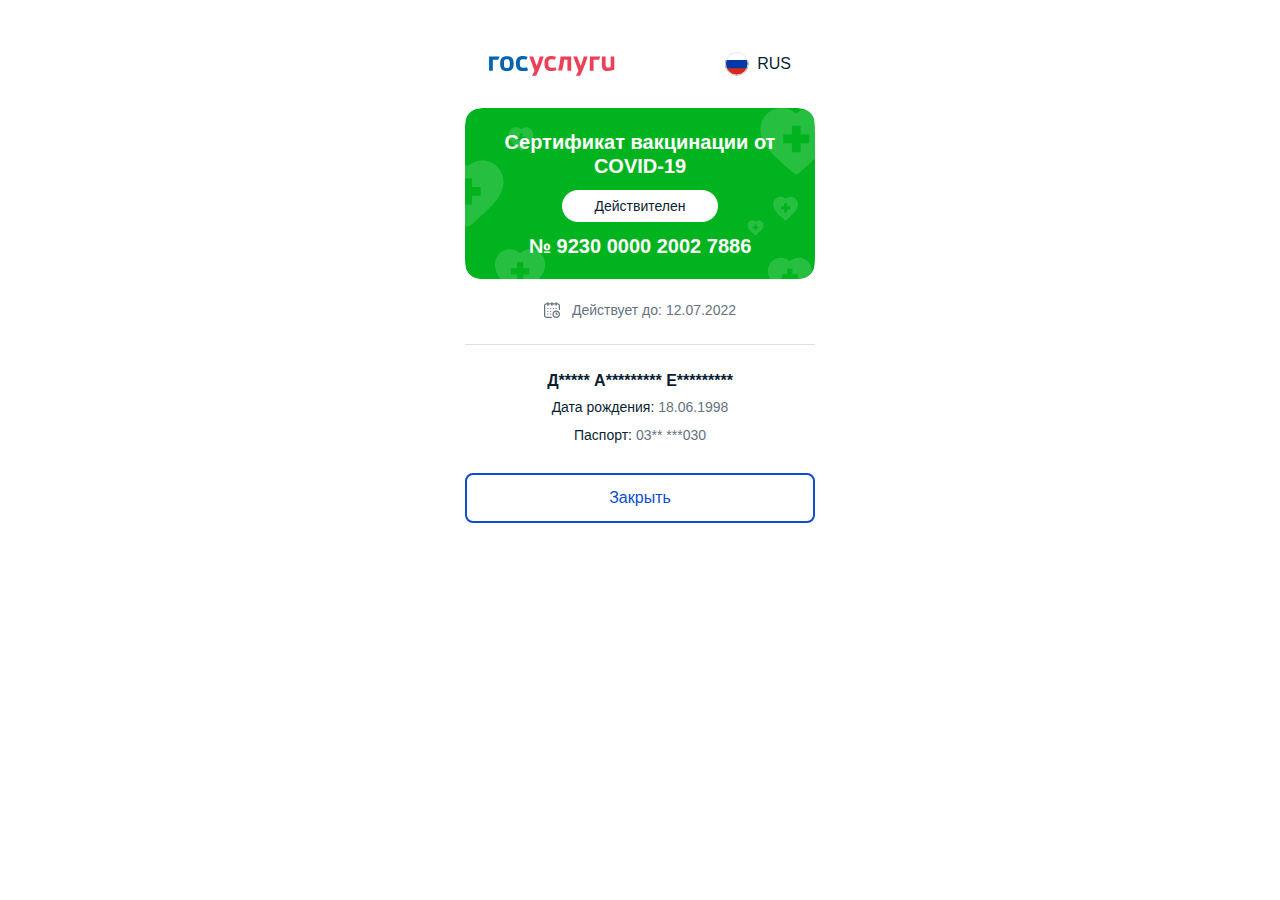
<file: index.html>
<html lang="ru"><head><script>window.serverData = {
  config: {"access.assuranceLevel":"AL15,AL20,AL30","accountSupplierCodes":["USER_ACCOUNT","DYNAMIC_FORM"],"activePage":true,"allowedIPRegions":"10","allowedLangs":["ru","en"],"allowedPsoPages":"all","allowOrdersMessaging":false,"androidAppLink":"https://play.google.com/store/apps/details?id=ru.rostel","applyFormUrl":"https://www.gosuslugi.ru/","authProviderUrl":"auth-provider/oauth/v1/login?rUrl=","authProviderLoginUrl":"//www.gosuslugi.ru/auth-provider/oauth/v1/login?rUrl=","authProviderLogoutUrl":"//www.gosuslugi.ru/auth-provider/oauth/v1/logout?rUrl=","baseUrl":"https://www.gosuslugi.ru","betaWebHost":"https://www.gosuslugi.ru","nlbHost":"http://p00pgunlbservices/config/api/cfg/v2/configs","businessmanOccasionDisabled":false,"cardEditorEnabled":true,"catalogApiUrl":"//www.gosuslugi.ru/api/catalog/v3/","catalogEnabled":true,"catalogInfoBlocksEnabled":true,"cikHotLine":"8-800-200-00-20","cmsUrl":"//www.gosuslugi.ru/api/cms/v1/","cmsUrlV2":"//www.gosuslugi.ru/api/cms/v2/","cookieDomain":".gosuslugi.ru","covidApiUrl":"//www.gosuslugi.ru/api/arm122/v1/","covidCertUrl":"//www.gosuslugi.ru/api/covid-cert/v2/","delayLkTimeInMs":3000,"devMode":false,"discountStartDate":"20.12.2016","downloadAppDisabled":false,"electionApiUrl":"//www.gosuslugi.ru/api/elections/v1/","embeddedSfForm":true,"enableDevicesPso":true,"esepPopupFormUrl":"10086/3","esiaEnabled":true,"esiaUrl":"//esia.gosuslugi.ru","feedbackDisabled":false,"feedbackUnloginedText":true,"fgisDoAppealEnabled":false,"fnsPaymentEnable":true,"fnsPaymentInfoEnabled":true,"formPlayerUrl":"//www.gosuslugi.ru/widgets/prod","formPlayerUrlStatic":"//www.gosuslugi.ru","formPlayerStorageUrl":"//www.gosuslugi.ru/api/storage/v1/files","formPlayerVersion":"http://www.gosuslugi.ru/widgets/version.txt","formsWithoutAuth":"/168640/1/form","frguRadioGroup":true,"geoCodingCacheEnabled":true,"gepsApiUrl":"//www.gosuslugi.ru/api/lk/geps/","gepsLkUrl":"//www.gosuslugi.ru/api/lk/","gepsConfirmUrl":"403227/1","gepsEnabled":true,"gepsHeaderEnabled":true,"gepsUrl":"https://geps.gosuslugi.ru/arm/","gibddKfTarget":"53649/8/","globalSFDadataDebounce":400,"gosbarUrl":"//gosbar.gosuslugi.ru/widget","gosbarUrlStatic":"//gosbar.gosuslugi.ru","gosbarWarningTextEnabled":false,"gosuslugiUrl":"//www.gosuslugi.ru","happyNewYear":false,"ilsPfrSettings":{"firstRequestDelay":1000,"timeoutBetweenRequests":30000,"attemptsCount":3},"imApiUrl":"//www.gosuslugi.ru/api/im/v1/","indexCmsBanner":true,"indexNotificationEnabled":true,"indexPageTemplate":"/tpl/index-forward.html","infoCenterEnabled":true,"informerDutyShow":true,"iosAppLink":"https://itunes.apple.com/ru/app/gosuslugi/id502487330","isPageServiceEnabled":true,"kndEnabled":true,"kndInformerShow":true,"kndUrl":"10007/1/","legalOccasionDisabled":false,"lkApiUrl":"//www.gosuslugi.ru/api/lk/v1/","lkApiUrlInternal":"//p00pgulkapinlb/lk-api/api/lk/v1/","lkBannersDisabled":true,"lkBookingEnabled":false,"lkSwitchEnabled":true,"retargetingVkEnabled":true,"retargetingMailEnabled":true,"logDirname":"./logs","logFileName":"winston-log","logFileSize":"10","loginfilterAuthproviderHost":"https://www.gosuslugi.ru/","loginfilterLocalMode":true,"logLevel":"error","mailDeliveryEnabled":true,"mainPortal":true,"maxFiles":"10","mobileShortLinkEnable":true,"netSfEhcacheSkipUpdateCheck":true,"notificationApiUrl":"//www.gosuslugi.ru/api/notification/v1/","notificationMaxSizeByOrg":10,"notificationsHomepageEnable":true,"notificationsHomepageIosTooltip":true,"notificationShowAll":true,"nsiApiUrl":"//www.gosuslugi.ru/api/nsi/v1/","occasionEnabled":true,"openLkForEveryone":true,"openNotifSetupBlockForOrg":true,"oplataUrl":"//oplata.gosuslugi.ru/","partnersUrl":"https://partners.gosuslugi.ru/","partnersWebHost":"https://partners.gosuslugi.ru/","partyUrl":"https://party.gosuslugi.ru","paymentNewVersion":true,"paymentUrl":"//payment.gosuslugi.ru/","paymentDisclaimer":{"show":true,"title":"Комиссия 0%","text":"При оплате картой «Мир»","icon":"svg/pay/icons/card_mir.svg"},"pdsUrl":"http://p00pgunlbservices/pds/api/pds/v1/pd/","personOccasionDisabled":false,"pguAndroidAppId":"ru.rostel","pguMobileAppAndroidId":"ru.rostel","platform":"EPGU_V4","posUrl":"https://pos.gosuslugi.ru/epgu/","posMinZdravUrl":"https://pos.gosuslugi.ru/epgu/#/medical","posEmergency":"https://pos.gosuslugi.ru/epgu/#/emergency","posGovernment":"https://pos.gosuslugi.ru/epgu/#/government","posUniversal":"https://pos.gosuslugi.ru/epgu/#/new-portal-main","posMainUrl":"https://pos.gosuslugi.ru/epgu/#/main","portalCfgUrl":"//www.gosuslugi.ru/api/portal-cfg/","profileNotificationPageVersion":true,"psoDomain":"https://ssp.gosuslugi.ru","quadrupelUrl":"//www.gosuslugi.ru/api/quadrupel/v1/","opgUrl":"https://widget.gosuslugi.ru/","manualRegionsCacheTime":86400,"cmsConfigCacheTime":86400,"quizNpsEnabled":true,"rateLimitApi":"http://p00pgunlbservices/ratelimit-api/api/ratelimit/v1/","rateCookie":"rc789123","rateHttpCode":429,"rateEnabled":false,"rateTimeout":1000,"redirectMap":{"10001":"/10001/1","/10001":"/10001/1","/10001/result/informer":"/pay","/10002":"/10002/1","/10002/1/form":"/10002/form","/10002/form":"/pay","/10051":"/10005","/10070":"/10005","/10005/1":"/10010","/10005/2":"/10011","/10051/4/form":"/10070/4/form","/10051/5/form":"/10070/5/form","/10051/6/form":"/10070/6/form","/10066/form":"10066/1/form","/10004":"/10050","/10006":"/10052","/10001/1/form":"/pay","/10003/1/form":"/pay","/10001/form":"/pay","/10003/form":"/pay","/10051/4/info":"/10070/4/info","/10051/5/info":"/10070/5/info","/10051/6/info":"/10070/6/info","/14223/1/form":"10999/1/","/181783/1/form":"10999/1","/119654/1/form":"10999/1","/10001/3":"/pay","/10001/3/form":"/pay","/20117/8/form":"/10085","/20092/16/form":"/10083","/44107/3/form":"/10086","/19817/4/form":"/10081","105160/9/form":"/10082","/19806/1/form":"/10085","/19800/1/form":"/10083","/19840/1/form":"/10086","/19807/2/form":"/10081","/53119/1/form":"/10082","/69423/2/form":"/10084/1","/30448/1/form":"/10066/1/","/16816/1/form":"/16816/2/form","/10373":"/10373/1","/10373/1/form":"/10373/form","/72813/1/form":"10084/1/","/31475/2/form":"/334625/1/form","/19786/15/form":"/10085/1/","/159233/12/form":"/10081/1/","/159233/14/form":"/10086/","/159233/15/form":"/10082/","/159233/17/form":"/10083/","/159233/11/form":"/10085/1/","/72073/1/form":"/10066/1/","/48349/9/form":"/10083/","/48349/7/form":"/10085/1/","/48349/6/form":"/10082/","/48349/5/form":"/10086/","/48349/3/form":"/10081/","/101844/1/form":"/10084/1/","/79643/1/form":"/10084/1/","/39469/1/form":"/10083/","/20193/1/form":"/10081/1/","/31062/2/form":"/10086","/31107/2/form":"/10082/","/52912/4/form":"/10085","/85456/2/form":"/334625/1","/11945/2":"/10084/1/","/28764/1/form":"/10086/","/30860/1/form":"/10081/1/","/31513/1/form":"/10085/1/","/31633/1/form":"/10082/","/166066/1/form":"/10083/","/11945/2/form":"/10084/1/form","/11945":"/11945/2/info","/40272/1/form":"/10085/1/form","/94356/1/form":"/10081/1","/34752/5/form":"/10082","/136325/1/form":"/10999/1","/70294/5/form":"/10081/1","/70294/7/form":"/10086","/70294/8/form":"/10082","/70294/9/form":"/10085/1/form","/70294/11/form":"/10083","/75380/1/form":"/10084/1","/151892/2/form":"/10081/1","/151892/4/form":"/10086","/151892/5/form":"/10082","/151892/6/form":"/10085/1","/151892/8/form":"/10083","/35130/2/form":"/10086","/121886/2/form":"/10099/1/form","/52619/4/form":"/10081/1","/67114/5/form":"/10081/1","/67114/7/form":"/10086","/67114/8/form":"/10082","/46554/1/form":"/302869/1","/19032/1/form":"/10066/1","/52619/10/form":"/10083","/52619/7/form":"/10082","/52619/6/form":"/10086","/52619/8/form":"/10085/1","/43497/1/form":"/10084/1/form","/100315/1/form":"/10999","/312960/1/form":"/10999","/32252/1/form":"/10999/1","/31766/1/form":"/10999/1","/31221/1/form":"/10999/1","/32250/1/form":"/10999/1","/31273/1/form":"/10999/1","/32570/1/form":"/10999/1","/31060/1/form":"/10999/1","/31898/1/form":"/10999/1","/32554/1/form":"/10999/1","/33513/1/form":"/10999/1","/32085/1/form":"/10999/1","/31390/1/form":"/10999/1","/32214/1/form":"/10999/1","/32119/1/form":"/10999/1","/32280/1/form":"/10999/1","/33506/1/form":"/10999/1","/31752/1/form":"/10999/1","/31191/1/form":"/10999/1","/31043/1/form":"/10999/1","/32612/1/form":"/10999/1","/31122/1/form":"/10999/1","/31091/1/form":"/10999/1","/31932/1/form":"/10999/1","/32652/1/form":"/10999/1","/76062/1/form":"10084/1","/151468/2/form":"/10999","/18058/17/form":"10083/1","/275082/1/form":"/10999","/137424/2/form":"/10999","/164023/1/form":"/10999","/15708/2/form":"/10999","/51270/2/form":"/10999","/215258/2/form":"/10999","/177523/2/form":"/10999","/70649/6/form":"/10999","/162454/1/form":"/10999","/197724/3/form":"/10999","/12203/2/form":"/10999","/163868/1/form":"/10999","/169047/1/form":"/10999/","/77950/1/form":"/10066/1","/259848/1/form":"/10066/1","/59447/2/form":"/10084/1/","/19786/14/form":"/10082","/19786/11/form":"/10081","/19786/13/form":"/10086","/48811/1/form":"/10999","/149802/2/form":"/10999","/88173/1/form":"/10999","/64426/2/form":"/10999","/72546/2/form":"/10999","/49976/2/form":"/10999","/48820/1/form":"/10999","/149802/1/form":"/10999","/59572/3/form":"/10999","/48858/2/form":"/10999","/176797/1/form":"/10999","/48858/1/form":"/10999","/59378/2/form":"/10999","/77829/1/form":"/10999","/51100/1/form":"/10999","/64426/1/form":"/10999","/124870/2/form":"/10999","/61270/1/form":"/10999","/146682/1/form":"/10999","/124870/1/form":"/10999","/77829/2/form":"/10999","/65961/1/form":"/10999","/49976/1/form":"/10999","/74028/1/form":"/10999","/90954/3/form":"/10999","/48614/1/form":"/10999","/65961/2/form":"/10999","/48271/2/form":"/10999","/48271/1/form":"/10999","/146682/2/form":"/10999","/48234/1/form":"/10999","/59378/1/form":"/10999","/72546/1/form":"/10999","/88173/2/form":"/10999","/62592/5/form":"/10999","/70710/1/form":"/332579/1","/176759/1/form":"/332579/1","/177496/1/form":"/332579/1","/74126/1/form":"/332579/1","/56929/2/form":"/332579/1","/70408/2/form":"/332579/1","/164747/4/form":"/332579/1","/66245/1/form":"/332579/1","/70458/1/form":"/332579/1","/163920/2/form":"/332579/1","/161749/1/form":"/332579/1","/163802/8/form":"/332579/1","/163062/1/form":"/332579/1","/53858/2/form":"/334625/1","/19811/1/form":"/10081/1","/19848/1/form":"/10086","/19835/1/form":"/10082","/19825/1/form":"/10085/1","/12863/2/form":"/10999","/152576/1/info":"/10081/1","/152576/3/info":"/10086","/152576/4/info":"/10082","/152576/5/info":"/10085/1","/108074/10/form":"/10081/1/form","/108074/12/form":"/10085/1/form","/108074/5/form":"/10082/1/form","/108074/11/form":"/10086/3/form","/108074/13/form":"/10082/2/form","/108074/4/form":"/10086/1/form","/108074/29/form":"/10086/2/form","/84266/1/form":"/332578/2/form","/76055/1/form":"/332578/2/form","/84027/2/form":"/332579/1/form","/39281/1/form":"/332579/1/form","/81854/3/form":"/332579/1/form","/45016/1/form":"/332579/1/form","/109651/1/form":"/332579/1/form","/38852/1/form":"/332579/1/form","/44907/1/form":"/332579/1/form","/24225/5":"/24225/4","/24225/5/info":"/24225/4","/24225/5/form":"/24225/4","/104836/1/form":"/332575/2","/70230/1/form":"/334625/1/form","/125307/1/form":"/332574/2","/195517/1/form":"/332575/2","/55891/1/form":"/332576/2","/125307/3/form":"/332577/2","/32714/2/form":"/332578/2/form","/71973/6/form":"/334625/1/form","/12760/1/form":"/10081/1/form","/12815/1/form":"/10086/2/form","/12830/1/form":"/10082/1/form","/12779/1/form":"/10083/1/form","/48820/3/form":"/10999","/121935/11/form":"/10084/1","/53378/1/form":"/332576/2","/19818/2/info":"/10081/1","/19818/4/info":"/10086","/19818/5/info":"/10082","/19818/6/info":"/10085/1","/21079/15/form":"/10085/1","/19818/2":"/10081/1","/19818/4":"/10086","/19818/5":"/10082","/19818/6":"/10085/1","/342017/1/form":"/334625/1/form","/59378/4/form":"/10999","/149802/3/form":"/10999/","/54026/1/form":"/332578/2/form","/14999/2/form":"/332579/1/form","/115095/2/form":"/332576/2/form","/25623/1/form":"/332574/2/form","/25340/1/form":"/332575/2/form","/30993/1/form":"/332575/2/form","/109651/2/form":"/332579/1/form","/107530/1/info":"/332578/2","/318649/1/info":"/332578/2","/127607":"/332578/2","/344684/1/info":"/332578/2","/78502":"/332578/2","/335305/1/info":"/332578/2","/19387/1/form":"/332576/2/form","/160054/8/form":"/10086/2/form","/160054/10/form":"/10086/1/form","/160054/9/form":"/10086/3/form","/371734/1/form":"/10081/1/form","/369131/2/form":"/10082/1/form","/369131/1/form":"/10082/2/form","/372007/1/form":"/10083/1/form","/372007/2/form":"/10083/2/form","/100585/2/form":"/10082","/99450/2/form":"/10081/1","/97939/2/form":"/10086","/101116/2/form":"/10083","/98395/2/form":"/10085/1","/267333/1/form":"/332577/2/form","/151892/16/form":"/10082","/380751/1/form":"/10083/1/form","/380946/1/form":"/10086/3","/380750/1/form":"/10081/1","/380725/2/form":"/10082/1","/65844/2/form":"/10084/1","/265359/1/form":"/332579/1","/71873/1/form":"/10066/1/form","/92733/1/form":"/332576/2","/55817/3/form":"/10999","/53537/3/form":"/392165","/147828/3/form":"/10081/1","/147828/5/form":"/10086","/147828/6/form":"/10082","/147828/7/form":"/10085/1","/147828/9/form":"/10083","/396592/1/form":"/332578/2/form","/397765/1/form":"/397203/1/form","/48349/8/form":"/392165","/48349/10/form":"/367477/1","/48349/11/form":"/367477/1","/48349/12/form":"/367477/1","/48349/13/form":"/367477/1","/48349/14/form":"/367477/1","/48349/15/form":"/367477/1","/48349/16/form":"/367477/1","/398798/1/form":"/10999","/29170/24/form":"/10081/1","/29170/25/form":"/10082","/29170/19/form":"/10086","/29170/18/form":"/10085/1","/103333/7/form":"/367477/1","/10050/1":"/600124/1/form","/10050/1/form":"/600124/1/form","/10050/3":"/600124/1/form","/10050/3/form":"/600124/1/form","/500605/1/info":"//knd.gosuslugi.ru"},"recipeUrl":"https://recept.gosuslugi.ru/","recipePageEnabled":true,"registerCovidUrl":"//www.gosuslugi.ru/api/register-covid/v2/","searchApiUrl":"//www.gosuslugi.ru/api/search/v1/","searchSputnikApiUrl":"//www.gosuslugi.ru/api/search-autocomplete/","searchSputnikEnabled":true,"serviceTimeoutEnabaled":false,"sfUrl":"//www.gosuslugi.ru/api/sf/v1/","showPsoOnlyForAuthorized":false,"showRestoreAction":false,"siaWebHost":"https://esia.gosuslugi.ru","sliderTimer":4000,"smsNotificationsEnabled":false,"storageApi":"//www.gosuslugi.ru/api/storage/v1/","storageApiV2":"//www.gosuslugi.ru/api/storage/v2/","superServiceAsideEnabled":false,"tabsEnabled":true,"timeoutRequisites":24,"timingApi":"//www.gosuslugi.ru/health/","timingApiUrl":"//www.gosuslugi.ru/health/","throbber":{"throbberHeader":"Идет загрузка","throbberSubHeader":"Это может занять некоторое время"},"urlBeta":"https://www.gosuslugi.ru/","urlLk":"https://lk.gosuslugi.ru/","userApiSwitcher":true,"utilitiesIconsEnabled":false,"viewType":"PORTAL","orgHomeVotingUrl":"555023/1/","constDate":"2020-07-01","constUrl":"https://deg.gosuslugi.ru/info/","mobizUrl":"https://mobiz.gosuslugi.ru/info/","showConstitutionButtons":false,"gscoreJSEnabled":false,"dasJSEnabled":false,"yandexMetric":9722908,"enterpriseYandexMapsEnabled":true,"eservicesWithTrustedComment":"10000024869,10000026266,10000026350,10000101726,10000102586","lsPageServiceEnabled":true,"intNsiApiUrl":"//p00pgunlbservices/nsiv2/api/nsi/v1/","intCmsUrl":"//p00pgunlbservices/cmsservice/api/cms/v1/","intCatalogApiUrl":"//p00pgunlbservices/api/catalog/v3/","intQuadrupelUrl":"//p00pgunlbservices/api/quadrupel/v1/","ngAPI":"//www.gosuslugi.ru/api/ng/v1/","opengraphCacheTime":600,"mobAccessTokenUrl":"http://p00pgulkapinlb/lk-api/internal/api/lk/v1/users/mobile/token","mapApiUrl":"//www.gosuslugi.ru/api/map/v1/","unauthPaymentUrl":"//oplata.gosuslugi.ru","delegationEnabled":false,"appealFormUrl":"//www.gosuslugi.ru/352356/1/form","knoInfoServiceCode":"10008/1","knoPollServiceCode":"10009/1","modalNotice":[{"regions":["^65d*"],"start":"2019-12-14T19:00:00.000Z","end":"2019-12-15T02:00:00.000Z","code":"school2019"}],"schoolFormLink":"https://www.gosuslugi.ru/24225/11/form","cultureWidgetUrl":"https://pro.culture.ru/widgets/embed/htuemyj8a1jyjwmw","cardMirActionEnable":true,"celebration":"#2862AC","regVotingUrl":"555012/1/","fedVotingUrl":"555021/1/","changeUikStartDays":"60","changeUikFinishDays":"6","regionsWithoutForm":[],"homeVotingFinishDays":"6","payFaqIds":{"COMMON":[[2420,3482],[24,31],[24,2400],[3922,3930],[24,2382]],"FINE":[[27,2015],[27,3206],[27,2460],[27,3862],[27,2375],[24,31]],"FNS":[[26,3622],[26,3052],[26,2384],[24,31],[3922,3930]],"FSSP":[[1000101,2395],[1000101,100278],[1000105,100282],[1000105,100285],[1000105,100286]],"STATE_DUTY":[[2420,2421],[24,2260],[2420,2444],[2420,2830],[2420,3342],[2420,3220]],"ACCOUNT":[[2420,3482],[24,31],[24,2400],[3922,3930],[24,2382]],"UIN":[[24,2400],[24,31],[26,3622],[27,2015],[24,2382]]},"edinformerShowTabWithoutQuittance":true,"routingCodeForPay":"MNSV08","captchaPluginUrl":"/captcha/static/captcha-plugin-min.js","captchaServiceUrl":"/captcha/api/public/v1/result","ipshApi":"//www.gosuslugi.ru/api/pay/v1/","paygateApiUrl":"//www.gosuslugi.ru/api/pay/public/v1/paygate/","availablePayoutStudent":false,"homeVotingUrl":"555023/1/","homeVotingStartDays":"43","bioAuthProviderUrl":"auth-provider/bio-login?rUrl=","bioResultAuthProviderUrl":"auth-provider/bio-login-result?rUrl=","showCikCallDays":"6","formEndPeriodText":"Если в день голосования Вы не сможете прийти на избирательный участок по уважительной причине (болезнь, инвалидность), до 14:00 8 сентября 2019 года по местному времени Вы можете подать письменное заявление или устное обращение в свою избирательную комиссию.","izbirkollsElectionPercents":5,"mgikHotLine":"+7 (495) 539-55-55","mobEuroprotocolTokenUrl":"http://p00pgulkapinlb/lk-api/internal/api/lk/v1/users/token/europrotocol","redirectToLk":["555013/1","555012/1"],"electionOrderChangeDays":21,"importantElectionName":"","importantElectionDate":"","importantElectionVrnVibRef":"","notMatchedElectionsStartDate":"05.06.2020","notMatchedElectionsEndDate":"01.07.2020","coronaDiaryForm":"/394243/1","posEnabled":true,"posCardUrl":"/10090/1","posButtonName":"Написать сообщение","referendumResultHideStatuses":["1200","2000"],"pay3_7Link":"397203/1","secondMedicClaimId":"397566","sopUrl":"https://sop.gosuslugi.ru/","logStdoutEnabled":true,"sopTestUrl":"https://sop.test.gosuslugi.ru/","sopAuthData":{"Api-Key":"8474c0d6-52ef-43af-a96a-32be0def70f8"},"digitalPassBannerText":"Сейчас цифровые пропуска на портале Госуслуг и в приложении СТОП Коронавирус можно оформить в этих регионах: Архангельская область, Владимирская область, Волгоградская область, Забайкальский край, Иркутская область, Магаданская область, Московская область, Новосибирская область, Орловская область, Приморский край, Республика Дагестан, Республика Мордовия, Ростовская область, Сахалинская область, Тамбовская область, Тульская область, Хабаровский край, Ярославская область","enableComingSoonBanner":true,"universityCheckServiceUrl":true,"ppGetUserFavoritesUrl":"https://abitur.cbias.ru/lk/eapi/getUserFavorites","universityApiUrl":"//www.gosuslugi.ru/api/university/v1/","universityFormUrl":"10077/1/form","proactiveHideElkDisclaimer":["382814294","321176899"],"urlAtHomeElections":"","urlDeputiesElections":"/555061/1","urlRegionsElections":"/555062/1","partnersCmsApiV2":"//www.gosuslugi.ru/api/cms/v2/partners/","showMenuBtns":false,"staticDomain":"https://gu-st.ru/portal-st/","staticDomainAssetsPath":"https://gu-st.ru/portal-st/assets/","staticDomainLibAssetsPath":"https://gu-st.ru/portal-st/lib-assets/","newSfApiUrl":"//www.gosuslugi.ru/api","sfPlayerUrl":"//www.gosuslugi.ru/widgets/prod/player.build.html","mainPageServicesMaxCount":6,"mainPageSituationsMaxCount":5,"mainPageStructuresMaxCount":4,"reloadServicePage":true,"pagesAsOldPortal":["/exposure_notification","/landing/fssp","/egisso/","/landing/vaccination","/dom","/census","/departments"],"messageservice":"http://p00pgunlbservices/messageservice/","egissoApiUrl":"//www.gosuslugi.ru/api/egisso/v1/questions/","pagesWithSmallFooter":["/","/legal-entity","/entrepreneur","/new","/departments","/pay","/goskey","/landing/legal_entity_grants"],"searchQueryTimeout":200,"burgerDemoMode":true,"showPopupBackOldPortal":true,"newSputnikSearchEnabled":true,"showMenuDigitalAssistant":false,"linkToNewOldPortal":true,"vaccineUrl":"//www.gosuslugi.ru/api/vaccine/v1/","brokerUrl":"https://bot.gosweb.gosuslugi.ru/","brokerApiPath":"api/v2/","mainBlocksData":"//www.gosuslugi.ru/api/mainpage/v4","catalogApiService":"//www.gosuslugi.ru/api/catalog-service/v1/","goskey":{"googleApp":"https://play.google.com/store/apps/details?id=ru.gosuslugi.goskey","appleApp":"https://apps.apple.com/ru/app/id1566096745","huaweiApp":"https://appgallery.huawei.com/#/app/C104297607","video":"https://www.youtube.com/watch?v=alxH8XmgiMI","docs":[{"title":"Федеральный закон от 30 декабря 2020 г. № 533-ФЗ о внесении изменений в Федеральный закон «О связи»","link":"http://publication.pravo.gov.ru/Document/View/0001202012300048"},{"title":"Постановление Правительства РФ от 24 мая 2021 г. № 775 о внесении изменений в постановление Правительства Российской Федерации от 25 июня 2012 г. № 634 о видах электронной подписи","link":"http://publication.pravo.gov.ru/Document/View/0001202105260029"},{"title":"Постановление Правительства от 15 июля 2021 г. № 1207 о проведении эксперимента по использованию усиленной электронной подписи при предоставлении услуг","link":"http://publication.pravo.gov.ru/Document/View/0001202107160047"}]},"emergencyModeTwoCookieName":"w-r-ii","emergencyModeTwoCookieMaxAge":3600,"emergencyModeThreeCookieName":"w-r-iii","emergencyModeThreeCookieMaxAge":3600,"waitingRoomTime":{"minutes":"5","seconds":"00"},"benefitSchoolLink":"//posobie2021.gosuslugi.ru/10623/1/form","benefitPregnancyLink":"//posobie2021.gosuslugi.ru/10624/1/form","benefitFor817Link":"//posobie2021.gosuslugi.ru/10625/1/form","benefitSchoolDisableData":{"disabled":false,"disableText":"Подача заявлений с 15 июля","text":"Подать заявление или проверить его статус"},"waitingRoomUsersCount":"1 500 000","widgetVer":"http://www.gosuslugi.ru/widgets/version.txt","pixelEnabled":true,"pixelDomain":"//voxel.gosuslugi.ru/1x1.png","showNewDesignPsoHelp":true,"defaultPsoTab":"info-tab","excludePsoFromMain":false,"statSputnikUrl":"//stat.sputnik.ru/match.gif?partner_id=epgu","edsEmailFileMaxSize":20971520,"lkUrl":"https://lk.gosuslugi.ru/","betaUrl":"https://www.gosuslugi.ru/","androidAppBusinessLink":"https://play.google.com/store/apps/details?id=ru.minsvyaz.gu_business","iosAppBusinessLink":"https://apps.apple.com/ru/app/gosuslugi/id1372085024","isLk":false,"metricId":9722908,"notificationsHomepage":true,"iosTooltip":true,"infocenterMobileAppPlatforms":"110","lkApiUrlv2":"//www.gosuslugi.ru/api/lk/v2/","lkScanFeatureEnabled":false,"internalLkApiUrl":"//p00pgulkapinlb/lk-api/api/lk/v1/","staticDomain4Proxy":"https://gu-st.ru/portal-st","gisdoUrl":"https://do.gosuslugi.ru/","gosbarResourceVersion":"fh=1625751546043","formPlayerResourceVersion":"http://www.gosuslugi.ru/widgets/version.txt","formPlayerHashVersion":"http://www.gosuslugi.ru/widgets/version.txt","staticHashParamName":"","formPlayerNodeJS":false,"iosAppId":"","androidAppId":"ru.rostel","winstonLogLevel":false,"winstonLogMaxfileSize":false,"totalOrderFileSize":-1,"socialAboutUrl":"https://www.gosuslugi.ru/help/faq/lichnyy_kabinet/3642","socialBinds":{"vk":"https://vk.me/new.gosuslugi","ok":"https://ok.ru/messages/group/53448020721829","vb":"viber://pa?chatURI=gosuslugi&text="},"socialNetworks":{"vk":"https://vk.me/new.gosuslugi","ok":"https://ok.ru/gosuslugi","fb":"https://www.facebook.com/new.gosuslugi","tg":"https://t.me/gosuslugi"},"appStores":{"appStore":"https://redirect.appmetrica.yandex.com/serve/529060629282032912","googlePlay":"https://redirect.appmetrica.yandex.com/serve/745233407570662167","appGallery":"https://appgallery8.huawei.com/#/app/C101280309"},"vehiclesImportLinks":{"example":"https://gu-st.ru/content/lk/ts/example.csv","instruction":"https://gu-st.ru/content/lk/ts/instruction.docx"},"visibilityDFC":false,"cacheTimeRequest":10,"suggestsApi":"https://dev01.pgu2-pub.test.gosuslugi.ru/suggests2/api/drafts/v1/suggests/","kndDomain":"//knd.gosuslugi.ru/","enableGosPassport":false,"enableDoctorCall":false,"partnersApiUrl":"//partners.gosuslugi.ru/","elmOnCategory":false,"lkLegalUrl":"https://www.gosuslugi.ru/pgu/personcab#_data-common","WLProxySSL":true,"openPlatformUrl":"https://widget.gosuslugi.ru/","mapUrl":"https://map.gosuslugi.ru/","proxyUrl":"//pgu-devfed.test.gosuslugi.ru/proxy/","changeFundUrl":"https://www.gosuslugi.ru/257013","excludeMenuItems":"{}","certificationAuthoritiesLink":"https://digital.gov.ru/ru/activity/govservices/certification_authority","confirmBy":{"sberbank":"https://www.sberbank.ru/ru/person/dist_services/gosuslugi/accounting_confirmation","tinkoff":"https://www.tinkoff.ru/payments/categories/state-services/esia/","pochtaBank":"https://www.pochtabank.ru/service/gosuslugi","ra":"https://map.gosuslugi.ru/co"},"dsWidget":{"pluginUpload":"https://ds-plugin.gosuslugi.ru/plugin/upload/Index.spr","ministry":"http://minsvyaz.ru/ru/directions/?regulator=118","currentHost":"https://lk.gosuslugi.ru","kriptopro":"http://www.cryptopro.ru/products/fkc/kriptopro-csp-uec/getwithplugin","manual":"http://static.gosuslugi.ru/cms/htdocs/0/0/0/0/0/0/0/0/0/plugin_manual.pdf"},"ipshPPCApi":"//gosuslugi.ru/api/pay/ppc/v1/","axiosTimeout":60000,"maxFreeSockets":5,"maxSockets":20,"keepAliveEnabled":true,"yaCounter":24845174,"sputnikMapEnabled":false,"sputnikMapApiKey":"1uE2cu6C0NYu","degSuccessOrderStatusId":3,"firstWaveEndDate":"2020-08-02T00:00:00.000","changePassportRfUrl":"10052/1","changeForeignPassportUrl":"10005","mvdRequestUrl":"https://xn--b1aew.xn--p1ai/request_main","homeToUikFinish":[],"signCollectionStopHours":"18","appealServiceUrl":"600305/1","refundServiceUrl":"10100/2","fineAppealDisabled":false,"showElectionLandingLink":false,"timestampCache":1628887693481,"newSfMocks":[],"showEgisso":false,"egissoHelpUrl":"http://egisso.ru/site/page/sendAstpMessage","forceRegistryOfficeData":false,"fsspApiUrl":"//gosuslugi.ru/api/fssp/v1/","fsspProceedJudDataTimeOut":10,"fsspProceedJudDataTotalAttemptTime":30,"fsspRestrictionsWaitTime":60,"fsspRestrictionsWaitTimeInterval":5,"gepsFilesRetryCount":3,"gepsFilesDelayValue":4000,"appealRequestTimeout":3,"appealRequestLimit":10,"showContactFsspButton":false,"exposureApp":{"ios":"","google":""},"delayKindergartenQueue":15000,"kindergartenApiUrl":"//gosuslugi.ru/api/kindergarten/v1/","partnersSwitchEnabled":false,"smartSearchParams":[],"statusCommentPOSQuiz":[3],"statusCommentHashUrl":"https://pos.gosuslugi.ru/feedback?appealHash=","maxUploadFilesSize":104857600,"maxUploadFilesSizeItem":10485760,"showNewChildHealthTab":false,"showMedicalOrg":false,"showChildMedicalOrg":false,"showMedicalPolicyAndOrg":false,"showDisabledPersonInfo":false,"recordStatusValues":["397185_1","400622_1"],"consultationDocLink":"https://gostelemed.ru/gosuslugi","spoApiUrl":"//gosuslugi.ru/api/spo/1/lk/","showEducationDocuments":true,"showEgeResults":true,"benefitSchoolDisableDataPug":{"disabled":false,"disableText":"Подача заявлений с 15 июля","text":"Подать заявление или проверить его статус"},"goskluchGoogleLink":"","goskluchAppleLink":"","goskluchHuaweiLink":"","candidateStopSignatureExceptionCase":[],"vuzCampaignEndDate":1598486400000,"yandexMapsApiKey":"9e8e2fc4-5970-4ca6-95c5-3e620095e8e3","vuzFirstWaveStartDate":1598054400000,"vuzFirstWaveEndDate":1598227200000,"searchPing":30,"vuzSecondWaveEndDate":1598400000000,"feedbackText":"Пришло много вопросов, и мы не успеваем отвечать. Скоро мы ответим на накопившиеся сообщения, и вы сможете задать вопрос.<div class='offset-top-x-sm'>Посмотрите раздел <a class='text-link' href='/help'>&quot;Помощь и поддержка&quot;</a>. Наверняка, там уже есть ответ на ваш вопрос.</div>","gibddServiceEnabled":true,"vuzEndDate":1632690000000,"vuzSecondWaveStartDate":1598227200000,"showGepsEzpPopup":false,"gibddPhotoEnabled":true,"actualElectionInfoDate":"14.08.2021","notFeedbackEnabled":false,"feedbackTitle":"Мы на время закрыли прием новых обращений","psoFeedbackEnabled":true,"manualRegions":"{\"tula\":{\"cases\":[\"Тульская область\",\"Тульской области\",\"Тульской области\",\"Тульскую область\",\"Тульской областью\",\"Тульской области\"],\"okato\":\"70000000000\"},\"oryol\":{\"cases\":[\"Орловская область\",\"Орловской области\",\"Орловской области\",\"Орловскую область\",\"Орловской областью\",\"Орловской области\"],\"okato\":\"54000000000\"},\"omsk\":{\"cases\":[\"Омская область\",\"Омской области\",\"Омской области\",\"Омскую область\",\"Омской областью\",\"Омской области\"],\"okato\":\"52000000000\"},\"astrakhan\":{\"cases\":[\"Астраханская область\",\"Астраханской области\",\"Астраханской области\",\"Астраханскую область\",\"Астраханской областью\",\"Астраханской области\"],\"okato\":\"12000000000\"},\"vladimir\":{\"cases\":[\"Владимирская область\",\"Владимирской области\",\"Владимирской области\",\"Владимирскую область\",\"Владимирской областью\",\"Владимирской области\"],\"okato\":\"17000000000\"},\"stavropol\":{\"cases\":[\"Ставропольский край\",\"Ставропольского края\",\"Ставропольскому краю\",\"Ставропольский край\",\"Ставропольским краем\",\"Ставропольском крае\"],\"okato\":\"07000000000\"},\"khanty-mansi\":{\"cases\":[\"Ханты-Мансийский автономный округ - Югра\",\"Ханты-Мансийского автономного округа - Югры\",\"Ханты-Мансийскому автономному округу - Югре\",\"Ханты-Мансийский автономный округ - Югру\",\"Ханты-Мансийским автономным округом - Югрой\",\"Ханты-Мансийском автономном округе - Югре\"],\"okato\":\"71100000000\"},\"magadan\":{\"cases\":[\"Магаданская область\",\"Магаданской области\",\"Магаданской области\",\"Магаданскую область\",\"Магаданской областью\",\"Магаданской области\"],\"okato\":\"44000000000\"},\"khakassia\":{\"cases\":[\"Республика Хакасия\",\"Республики Хакасия\",\"Республике Хакасия\",\"Республику Хакасия\",\"Республикой Хакасия\",\"Республике Хакасия\"],\"okato\":\"95000000000\"},\"vologda\":{\"cases\":[\"Вологодская область\",\"Вологодской области\",\"Вологодской области\",\"Вологодскую область\",\"Вологодской областью\",\"Вологодской области\"],\"okato\":\"19000000000\"},\"moscow\":{\"cases\":[\"город Москва\",\"города Москвы\",\"городу Москве\",\"город Москву\",\"городом Москвой\",\"городе Москве\"],\"okato\":\"45000000000\"},\"irkutsk\":{\"cases\":[\"Иркутская область\",\"Иркутской области\",\"Иркутской области\",\"Иркутскую область\",\"Иркутской областью\",\"Иркутской области\"],\"okato\":\"25000000000\"},\"north-ossetia-alania\":{\"cases\":[\"Республика Северная Осетия - Алания\",\"Республики Северная Осетия - Алания\",\"Республике Северная Осетия - Алания\",\"Республику Северная Осетия - Алания\",\"Республикой Северная Осетия - Алания\",\"Республике Северная Осетия - Алания\"],\"okato\":\"90000000000\"},\"nizhny-novgorod\":{\"cases\":[\"Нижегородская область\",\"Нижегородской области\",\"Нижегородской области\",\"Нижегородскую область\",\"Нижегородской областью\",\"Нижегородской области\"],\"okato\":\"22000000000\"},\"ulyanovsk\":{\"cases\":[\"Ульяновская область\",\"Ульяновской области\",\"Ульяновской области\",\"Ульяновскую область\",\"Ульяновской областью\",\"Ульяновской области\"],\"okato\":\"73000000000\"},\"primorsky\":{\"cases\":[\"Приморский край\",\"Приморского края\",\"Приморскому краю\",\"Приморский край\",\"Приморским краем\",\"Приморском крае\"],\"okato\":\"05000000000\"},\"kamchatka\":{\"cases\":[\"Камчатский край\",\"Камчатского края\",\"Камчатскому краю\",\"Камчатский край\",\"Камчатским краем\",\"Камчатском крае\"],\"okato\":\"30000000000\"},\"ingushetia\":{\"cases\":[\"Республика Ингушетия\",\"Республики Ингушетия\",\"Республике Ингушетия\",\"Республику Ингушетия\",\"Республикой Ингушетия\",\"Республике Ингушетия\"],\"okato\":\"26000000000\"},\"kemerovo\":{\"cases\":[\"Кемеровская область\",\"Кемеровской области\",\"Кемеровской области\",\"Кемеровскую область\",\"Кемеровской областью\",\"Кемеровской области\"],\"okato\":\"32000000000\"},\"kostroma\":{\"cases\":[\"Костромская область\",\"Костромской области\",\"Костромской области\",\"Костромскую область\",\"Костромской областью\",\"Костромской области\"],\"okato\":\"34000000000\"},\"bashkortostan\":{\"cases\":[\"Республика Башкортостан\",\"Республики Башкортостан\",\"Республике Башкортостан\",\"Республику Башкортостан\",\"Республикой Башкортостан\",\"Республике Башкортостан\"],\"okato\":\"80000000000\"},\"tyumen\":{\"cases\":[\"Тюменская область\",\"Тюменской области\",\"Тюменской области\",\"Тюменскую область\",\"Тюменской областью\",\"Тюменской области\"],\"okato\":\"71000000000\"},\"volgograd\":{\"cases\":[\"Волгоградская область\",\"Волгоградской области\",\"Волгоградской области\",\"Волгоградскую область\",\"Волгоградской областью\",\"Волгоградской области\"],\"okato\":\"18000000000\"},\"yaroslavl\":{\"cases\":[\"Ярославская область\",\"Ярославской области\",\"Ярославской области\",\"Ярославскую область\",\"Ярославской областью\",\"Ярославской области\"],\"okato\":\"78000000000\"},\"tver\":{\"cases\":[\"Тверская область\",\"Тверской области\",\"Тверской области\",\"Тверскую область\",\"Тверской областью\",\"Тверской области\"],\"okato\":\"28000000000\"},\"zabaykalsky\":{\"cases\":[\"Забайкальский край\",\"Забайкальского края\",\"Забайкальскому краю\",\"Забайкальский край\",\"Забайкальским краем\",\"Забайкальском крае\"],\"okato\":\"76000000000\"},\"khabarovsk\":{\"cases\":[\"Хабаровский край\",\"Хабаровского края\",\"Хабаровскому краю\",\"Хабаровский край\",\"Хабаровским краем\",\"Хабаровском крае\"],\"okato\":\"08000000000\"},\"rostov\":{\"cases\":[\"Ростовская область\",\"Ростовской области\",\"Ростовской области\",\"Ростовскую область\",\"Ростовской областью\",\"Ростовской области\"],\"okato\":\"60000000000\"},\"udmurt\":{\"cases\":[\"Удмуртская Республика\",\"Удмуртской Республики\",\"Удмуртской Республике\",\"Удмуртскую Республику\",\"Удмуртской Республикой\",\"Удмуртской Республике\"],\"okato\":\"94000000000\"},\"krasnoyarsk\":{\"cases\":[\"Красноярский край\",\"Красноярского края\",\"Красноярскому краю\",\"Красноярский край\",\"Красноярским краем\",\"Красноярском крае\"],\"okato\":\"04000000000\"},\"orenburg\":{\"cases\":[\"Оренбургская область\",\"Оренбургской области\",\"Оренбургской области\",\"Оренбургскую область\",\"Оренбургской областью\",\"Оренбургской области\"],\"okato\":\"53000000000\"},\"sakha-yakutia\":{\"cases\":[\"Республика Саха (Якутия)\",\"Республики Саха (Якутия)\",\"Республике Саха (Якутия)\",\"Республику Саха (Якутия)\",\"Республикой Саха (Якутия)\",\"Республике Саха (Якутия)\"],\"okato\":\"98000000000\"},\"voronezh\":{\"cases\":[\"Воронежская область\",\"Воронежской области\",\"Воронежской области\",\"Воронежскую область\",\"Воронежской областью\",\"Воронежской области\"],\"okato\":\"20000000000\"},\"buryatia\":{\"cases\":[\"Республика Бурятия\",\"Республики Бурятия\",\"Республике Бурятия\",\"Республику Бурятия\",\"Республикой Бурятия\",\"Республике Бурятия\"],\"okato\":\"81000000000\"},\"kirov\":{\"cases\":[\"Кировская область\",\"Кировской области\",\"Кировской области\",\"Кировскую область\",\"Кировской областью\",\"Кировской области\"],\"okato\":\"33000000000\"},\"saint-petersburg\":{\"cases\":[\"город Санкт-Петербург\",\"города Санкт-Петербурга\",\"городу Санкт-Петербургу\",\"город Санкт-Петербург\",\"городом Санкт-Петербургом\",\"городе Санкт-Петербурге\"],\"okato\":\"40000000000\"},\"kurgan\":{\"cases\":[\"Курганская область\",\"Курганской области\",\"Курганской области\",\"Курганскую область\",\"Курганской областью\",\"Курганской области\"],\"okato\":\"37000000000\"},\"ryazan\":{\"cases\":[\"Рязанская область\",\"Рязанской области\",\"Рязанской области\",\"Рязанскую область\",\"Рязанской областью\",\"Рязанской области\"],\"okato\":\"61000000000\"},\"komi\":{\"cases\":[\"Республика Коми\",\"Республики Коми\",\"Республике Коми\",\"Республику Коми\",\"Республикой Коми\",\"Республике Коми\"],\"okato\":\"87000000000\"},\"arkhangelsk\":{\"cases\":[\"Архангельская область\",\"Архангельской области\",\"Архангельской области\",\"Архангельскую область\",\"Архангельской областью\",\"Архангельской области\"],\"okato\":\"11000000000\"},\"karachay-cherkess\":{\"cases\":[\"Карачаево-Черкесская Республика\",\"Карачаево-Черкесской Республики\",\"Карачаево-Черкесской Республике\",\"Карачаево-Черкесскую Республику\",\"Карачаево-Черкесской Республикой\",\"Карачаево-Черкесской Республике\"],\"okato\":\"91000000000\"},\"kursk\":{\"cases\":[\"Курская область\",\"Курской области\",\"Курской области\",\"Курскую область\",\"Курской областью\",\"Курской области\"],\"okato\":\"38000000000\"},\"tomsk\":{\"cases\":[\"Томская область\",\"Томской области\",\"Томской области\",\"Томскую область\",\"Томской областью\",\"Томской области\"],\"okato\":\"69000000000\"},\"smolensk\":{\"cases\":[\"Смоленская область\",\"Смоленской области\",\"Смоленской области\",\"Смоленскую область\",\"Смоленской областью\",\"Смоленской области\"],\"okato\":\"66000000000\"},\"sevastopol\":{\"cases\":[\"город Севастополь\",\"города Севастополя\",\"городу Севастополю\",\"город Севастополь\",\"городом Севастополем\",\"городе Севастополе\"],\"okato\":\"67000000000\"},\"perm\":{\"cases\":[\"Пермский край\",\"Пермского края\",\"Пермскому краю\",\"Пермский край\",\"Пермским краем\",\"Пермском крае\"],\"okato\":\"57000000000\"},\"belgorod\":{\"cases\":[\"Белгородская область\",\"Белгородской области\",\"Белгородской области\",\"Белгородскую область\",\"Белгородской областью\",\"Белгородской области\"],\"okato\":\"14000000000\"},\"kabardino-balkar\":{\"cases\":[\"Кабардино-Балкарская Республика\",\"Кабардино-Балкарской Республики\",\"Кабардино-Балкарской Республике\",\"Кабардино-Балкарскую Республику\",\"Кабардино-Балкарской Республикой\",\"Кабардино-Балкарской Республике\"],\"okato\":\"83000000000\"},\"leningrad\":{\"cases\":[\"Ленинградская область\",\"Ленинградской области\",\"Ленинградской области\",\"Ленинградскую область\",\"Ленинградской областью\",\"Ленинградской области\"],\"okato\":\"41000000000\"},\"crimea\":{\"cases\":[\"Республика Крым\",\"Республики Крым\",\"Республике Крым\",\"Республику Крым\",\"Республикой Крым\",\"Республике Крым\"],\"okato\":\"35000000000\"},\"jewish\":{\"cases\":[\"Еврейская автономная область\",\"Еврейской автономной области\",\"Еврейской автономной области\",\"Еврейскую автономную область\",\"Еврейской автономной областью\",\"Еврейской автономной области\"],\"okato\":\"99000000000\"},\"moscow-region\":{\"cases\":[\"Московская область\",\"Московской области\",\"Московской области\",\"Московскую область\",\"Московской областью\",\"Московской области\"],\"okato\":\"46000000000\"},\"baykonur\":{\"cases\":[\"Байконур\",\"Байконура\",\"Байконуру\",\"Байконур\",\"Байконуром\",\"Байконуре\"],\"okato\":\"55000000000\"},\"pskov\":{\"cases\":[\"Псковская область\",\"Псковской области\",\"Псковской области\",\"Псковскую область\",\"Псковской областью\",\"Псковской области\"],\"okato\":\"58000000000\"},\"tatarstan\":{\"cases\":[\"Республика Татарстан\",\"Республики Татарстан\",\"Республике Татарстан\",\"Республику Татарстан\",\"Республикой Татарстан\",\"Республике Татарстан\"],\"okato\":\"92000000000\"},\"chechen\":{\"cases\":[\"Чеченская Республика\",\"Чеченской Республики\",\"Чеченской Республике\",\"Чеченскую Республику\",\"Чеченской Республикой\",\"Чеченской Республике\"],\"okato\":\"96000000000\"},\"dagestan\":{\"cases\":[\"Республика Дагестан\",\"Республики Дагестан\",\"Республике Дагестан\",\"Республику Дагестан\",\"Республикой Дагестан\",\"Республике Дагестан\"],\"okato\":\"82000000000\"},\"kaliningrad\":{\"cases\":[\"Калининградская область\",\"Калининградской области\",\"Калининградской области\",\"Калининградскую область\",\"Калининградской областью\",\"Калининградской области\"],\"okato\":\"27000000000\"},\"tambov\":{\"cases\":[\"Тамбовская область\",\"Тамбовской области\",\"Тамбовской области\",\"Тамбовскую область\",\"Тамбовской областью\",\"Тамбовской области\"],\"okato\":\"68000000000\"},\"samara\":{\"cases\":[\"Самарская область\",\"Самарской области\",\"Самарской области\",\"Самарскую область\",\"Самарской областью\",\"Самарской области\"],\"okato\":\"36000000000\"},\"chuvash\":{\"cases\":[\"Чувашская Республика\",\"Чувашской Республики\",\"Чувашской Республике\",\"Чувашскую Республику\",\"Чувашской Республикой\",\"Чувашской Республике\"],\"okato\":\"97000000000\"},\"penza\":{\"cases\":[\"Пензенская область\",\"Пензенской области\",\"Пензенской области\",\"Пензенскую область\",\"Пензенской областью\",\"Пензенской области\"],\"okato\":\"56000000000\"},\"saratov\":{\"cases\":[\"Саратовская область\",\"Саратовской области\",\"Саратовской области\",\"Саратовскую область\",\"Саратовской областью\",\"Саратовской области\"],\"okato\":\"63000000000\"},\"kaluga\":{\"cases\":[\"Калужская область\",\"Калужской области\",\"Калужской области\",\"Калужскую область\",\"Калужской областью\",\"Калужской области\"],\"okato\":\"29000000000\"},\"sakhalin\":{\"cases\":[\"Сахалинская область\",\"Сахалинской области\",\"Сахалинской области\",\"Сахалинскую область\",\"Сахалинской областью\",\"Сахалинской области\"],\"okato\":\"64000000000\"},\"nenets\":{\"cases\":[\"Ненецкий автономный округ\",\"Ненецкого автономного округа\",\"Ненецкому автономному округу\",\"Ненецкий автономный округ\",\"Ненецким автономным округом\",\"Ненецком автономном округе\"],\"okato\":\"11100000000\"},\"tuva\":{\"cases\":[\"Республика Тыва\",\"Республики Тыва\",\"Республике Тыва\",\"Республику Тыва\",\"Республикой Тыва\",\"Республике Тыва\"],\"okato\":\"93000000000\"},\"ivanovo\":{\"cases\":[\"Ивановская область\",\"Ивановской области\",\"Ивановской области\",\"Ивановскую область\",\"Ивановской областью\",\"Ивановской области\"],\"okato\":\"24000000000\"},\"altai-krai\":{\"cases\":[\"Алтайский край\",\"Алтайского края\",\"Алтайскому краю\",\"Алтайский край\",\"Алтайским краем\",\"Алтайском крае\"],\"okato\":\"01000000000\"},\"kalmykia\":{\"cases\":[\"Республика Калмыкия\",\"Республики Калмыкия\",\"Республике Калмыкия\",\"Республику Калмыкия\",\"Республикой Калмыкия\",\"Республике Калмыкия\"],\"okato\":\"85000000000\"},\"mordovia\":{\"cases\":[\"Республика Мордовия\",\"Республики Мордовия\",\"Республике Мордовия\",\"Республику Мордовия\",\"Республикой Мордовия\",\"Республике Мордовия\"],\"okato\":\"89000000000\"},\"amur\":{\"cases\":[\"Амурская область\",\"Амурской области\",\"Амурской области\",\"Амурскую область\",\"Амурской областью\",\"Амурской области\"],\"okato\":\"10000000000\"},\"murmansk\":{\"cases\":[\"Мурманская область\",\"Мурманской области\",\"Мурманской области\",\"Мурманскую область\",\"Мурманской областью\",\"Мурманской области\"],\"okato\":\"47000000000\"},\"sverdlovsk\":{\"cases\":[\"Свердловская область\",\"Свердловской области\",\"Свердловской области\",\"Свердловскую область\",\"Свердловской областью\",\"Свердловской области\"],\"okato\":\"65000000000\"},\"krasnodar\":{\"cases\":[\"Краснодарский край\",\"Краснодарского края\",\"Краснодарскому краю\",\"Краснодарский край\",\"Краснодарским краем\",\"Краснодарском крае\"],\"okato\":\"03000000000\"},\"novosibirsk\":{\"cases\":[\"Новосибирская область\",\"Новосибирской области\",\"Новосибирской области\",\"Новосибирскую область\",\"Новосибирской областью\",\"Новосибирской области\"],\"okato\":\"50000000000\"},\"bryansk\":{\"cases\":[\"Брянская область\",\"Брянской области\",\"Брянской области\",\"Брянскую область\",\"Брянской областью\",\"Брянской области\"],\"okato\":\"15000000000\"},\"chukotka\":{\"cases\":[\"Чукотский автономный округ\",\"Чукотского автономного округа\",\"Чукотскому автономному округу\",\"Чукотский автономный округ\",\"Чукотским автономным округом\",\"Чукотском автономном округе\"],\"okato\":\"77000000000\"},\"karelia\":{\"cases\":[\"Республика Карелия\",\"Республики Карелия\",\"Республике Карелия\",\"Республику Карелия\",\"Республикой Карелия\",\"Республике Карелия\"],\"okato\":\"86000000000\"},\"mari-el\":{\"cases\":[\"Республика Марий Эл\",\"Республики Марий Эл\",\"Республике Марий Эл\",\"Республику Марий Эл\",\"Республикой Марий Эл\",\"Республике Марий Эл\"],\"okato\":\"88000000000\"},\"altai-republic\":{\"cases\":[\"Республика Алтай\",\"Республики Алтай\",\"Республике Алтай\",\"Республику Алтай\",\"Республикой Алтай\",\"Республике Алтай\"],\"okato\":\"84000000000\"},\"adygea\":{\"cases\":[\"Республика Адыгея\",\"Республики Адыгея\",\"Республике Адыгея\",\"Республику Адыгея\",\"Республикой Адыгея\",\"Республике Адыгея\"],\"okato\":\"79000000000\"},\"yamalo-nenets\":{\"cases\":[\"Ямало-Ненецкий автономный округ\",\"Ямало-Ненецкого автономного округа\",\"Ямало-Ненецкому автономному округу\",\"Ямало-Ненецкий автономный округ\",\"Ямало-Ненецким автономным округом\",\"Ямало-Ненецком автономном округе\"],\"okato\":\"71140000000\"},\"novgorod\":{\"cases\":[\"Новгородская область\",\"Новгородской области\",\"Новгородской области\",\"Новгородскую область\",\"Новгородской областью\",\"Новгородской области\"],\"okato\":\"49000000000\"},\"lipetsk\":{\"cases\":[\"Липецкая область\",\"Липецкой области\",\"Липецкой области\",\"Липецкую область\",\"Липецкой областью\",\"Липецкой области\"],\"okato\":\"42000000000\"},\"chelyabinsk\":{\"cases\":[\"Челябинская область\",\"Челябинской области\",\"Челябинской области\",\"Челябинскую область\",\"Челябинской областью\",\"Челябинской области\"],\"okato\":\"75000000000\"}}"}
};</script>



  <link rel="shortcut icon" href="https://gu-st.ru/st/img/favicon.ico">
  <link rel="apple-touch-icon" href="https://gu-st.ru/htdocs/img/icon/iphone/ico120.png?fh=45fd24f8b8236cd7dc4febdb102f0863">
  <link rel="apple-touch-icon" sizes="76x76" href="https://gu-st.ru/htdocs/img/icon/iphone/ico76.png?fh=5eecaf9aaa4d363c66b5eb0a78441e1b">
  <link rel="apple-touch-icon" sizes="120x120" href="https://gu-st.ru/htdocs/img/icon/iphone/ico120.png?fh=45fd24f8b8236cd7dc4febdb102f0863">
  <link rel="apple-touch-icon" sizes="152x152" href="https://gu-st.ru/htdocs/img/icon/iphone/ico152.png?fh=2da67c8cb6b40fa1506da07cee067cc9">
  <meta charset="utf-8">
  <meta http-equiv="X-UA-Compatible" content="IE=edge;chrome=1">
  <meta name="viewport" content="width=device-width, height=device-height, initial-scale=1, maximum-scale=1.0, user-scalable=no">
  <title>Портал государственных услуг Российской Федерации</title>

  <meta name="description" content="Портал государственных услуг Российской Федерации">
  <meta name="SKYPE_TOOLBAR" content="SKYPE_TOOLBAR_PARSER_COMPATIBLE">
  <meta name="apple-mobile-web-app-title" content="Госуслуги">

  <style type="text/css">.animated{-webkit-animation:rotation 1.4s infinite linear forwards;animation:rotation 1.4s infinite linear forwards}@keyframes pulse{from{transform:scale3d(.6,.6,.6);opacity:.4}to{transform:scale3d(1.10,1.10,1.10);opacity:0}}.pulse{animation-name:pulse}.container-app-loader{display:flex;position:fixed;left:0;top:0;width:100%;height:100%;align-items:center;justify-content:center;text-align:center;z-index:10000000000;background:#fff;opacity:1}.container-pulse{position:absolute;top:50%;left:50%;margin:-100px 0 0 -100px;width:200px;height:200px;background:#fff url(https://gu-st.ru/lk-st/assets/svg/HEX_blue.svg) no-repeat center center;opacity:.3}.container-app-logo{position:absolute;left:50%;top:50%;margin:-61px 0 0 -61px;width:122px;height:122px;align-items:center;justify-content:center;text-align:center;background:url(https://gu-st.ru/lk-st/assets/svg/HEX.svg) no-repeat center center}.app-logo{position:absolute;left:50%;top:50%;margin:-50px 0 0 -50px;width:100px;height:100px;align-items:center;justify-content:center;text-align:center;background:url(https://gu-st.ru/lk-st/assets/svg/gos_logo_mobile.svg) no-repeat center center}</style>
  <style>
    body{
      font-family: Lato-Bold,Arial,sans-serif;
      color: #0b1f33;
    }
    .lang{
      font-size: 16px;
    }
    .vaccine-result {
      max-width: 350px;
      text-align: center;
      padding-bottom: 40px;
      margin-right: auto;
      margin-left: auto;
    }
    .mr-24 {
      margin-right: 24px;
    }
    .mt-52 {
      margin-top: 52px;
    }
    .mb-32 {
      margin-bottom: 32px;
    }
    .align-items-center {
      -ms-flex-align: center;
      align-items: center;
    }
    .justify-between {
      -ms-flex-pack: justify;
      justify-content: space-between;
    }
    .flex-container {
      display: -ms-flexbox;
      display: flex;
    }
    .logo{
      background: url("data:image/svg+xml,%3Csvg width%3D%22151%22 height%3D%2224%22 viewBox%3D%220 0 151 24%22 fill%3D%22none%22 xmlns%3D%22http%3A%2F%2Fwww.w3.org%2F2000%2Fsvg%22%3E%3Cpath fill-rule%3D%22evenodd%22 clip-rule%3D%22evenodd%22 d%3D%22M12.1105 0.633247H0.237221C0.0789109 0.633247 -0.000244141 0.712402 -0.000244141 0.870712V17.335C-0.000244141 17.4933 0.0789109 17.5724 0.237221 17.5724H4.27413C4.43244 17.5724 4.51159 17.4933 4.51159 17.335V4.591H10.7648C10.844 4.591 10.9231 4.51184 11.0023 4.43269C11.4772 3.32452 11.9522 2.13719 12.4271 0.949867V0.712402C12.2688 0.712402 12.1896 0.633247 12.1105 0.633247ZM45.5139 13.6147C45.5139 13.5355 45.4347 13.4564 45.3556 13.4564H45.1181C44.1683 13.773 42.3477 14.1688 41.0021 14.1688C38.2316 14.1688 36.886 13.4564 36.886 9.10283C36.886 5.69917 37.2818 4.03691 41.0021 4.03691C42.0311 4.03691 43.0601 4.19522 44.2474 4.591C44.3266 4.591 44.4849 4.591 44.4849 4.43269C44.9598 3.56198 45.5139 2.53297 46.1471 1.18733V0.949868C46.1471 0.870713 46.068 0.791558 45.9888 0.791558C44.4057 0.316628 42.4268 0.0791626 40.6854 0.0791626C34.828 0.0791626 32.2158 2.77043 32.2158 9.02368C32.2158 15.3561 34.828 18.1265 40.6854 18.1265C42.1102 18.1265 45.039 17.8099 46.4637 17.2558C46.6221 17.1766 46.6221 17.0975 46.6221 17.0183C46.7804 16.9392 45.5139 13.6147 45.5139 13.6147ZM21.3716 0.158318C15.5933 0.158318 13.2978 2.61212 13.2978 9.10283C13.2978 15.6727 15.5141 18.1265 21.3716 18.1265C27.2291 18.1265 29.5246 15.5935 29.5246 9.10283C29.5246 2.69128 27.2291 0.158318 21.3716 0.158318ZM21.3716 14.3271C18.6803 14.3271 17.8888 13.6147 17.8888 9.18199C17.8888 4.43269 18.7595 4.03691 21.3716 4.03691C23.9837 4.03691 24.9336 4.43269 24.9336 9.18199C24.9336 13.6147 24.0629 14.3271 21.3716 14.3271Z%22 fill%3D%22%230065B1%22%2F%3E%3Cpath fill-rule%3D%22evenodd%22 clip-rule%3D%22evenodd%22 d%3D%22M132.98 0.63324H121.107C120.949 0.63324 120.87 0.712395 120.87 0.870705V17.3349C120.87 17.4933 120.949 17.5724 121.107 17.5724H125.144C125.302 17.5724 125.381 17.4933 125.381 17.3349V4.59099H131.635C131.714 4.59099 131.872 4.51184 131.872 4.43268C132.347 3.32451 132.822 2.13719 133.297 0.94986V0.712395C133.059 0.712395 133.059 0.63324 132.98 0.63324ZM117.941 0.712395H113.825C113.746 0.712395 113.587 0.79155 113.587 0.870705C112.954 3.40367 111.688 7.67804 109.867 12.1107L105.751 0.79155C105.751 0.712395 105.593 0.63324 105.513 0.63324H101.397C101.318 0.63324 101.239 0.712395 101.16 0.712395C101.081 0.79155 101.081 0.870705 101.16 0.94986L107.334 17.7307C106.701 18.9972 106.068 20.0262 105.593 21.1344C105.197 21.8468 104.801 22.6383 104.326 23.4299C104.247 23.509 104.326 23.5882 104.326 23.6673C104.405 23.7465 104.484 23.8257 104.564 23.8257H108.996C109.075 23.8257 109.155 23.7465 109.234 23.6673C109.946 22.2426 110.975 20.1845 111.846 18.1265C114.458 11.9524 116.595 6.25325 118.099 0.94986C118.099 0.870705 118.099 0.79155 118.02 0.712395H117.941ZM79.7089 13.6147C79.7089 13.5355 79.6298 13.4564 79.5506 13.4564H79.3132C78.3633 13.773 76.5427 14.1687 75.1971 14.1687C72.4267 14.1687 71.081 13.4564 71.081 9.10283C71.081 5.69916 71.4768 4.03691 75.1971 4.03691C76.2261 4.03691 77.2551 4.19522 78.4425 4.59099C78.6008 4.59099 78.6799 4.59099 78.6799 4.43268C79.1549 3.56198 79.7089 2.53296 80.3422 1.18733V0.94986C80.3422 0.870705 80.263 0.79155 80.1839 0.79155C78.5216 0.237465 76.5427 0 74.8805 0C69.1022 0 66.4901 2.69127 66.4901 8.94452C66.4901 15.2769 69.1022 18.0473 74.9596 18.0473C76.3844 18.0473 79.3132 17.7307 80.738 17.1766C80.8963 17.0975 80.8963 17.0183 80.8963 16.9392C80.8963 16.86 79.7089 13.6147 79.7089 13.6147ZM65.0653 0.712395H60.9492C60.7909 0.712395 60.7117 0.79155 60.7117 0.870705C60.0785 3.40367 58.812 7.67804 56.9915 12.1107L52.9546 0.712395C52.9546 0.63324 52.7962 0.554085 52.7171 0.554085H48.601C48.5219 0.554085 48.4427 0.63324 48.3636 0.63324C48.2844 0.712395 48.2844 0.79155 48.3636 0.870705L54.6168 17.6516C53.9836 18.918 53.3503 20.0262 52.8754 21.0552C52.4796 21.7676 52.0839 22.5592 51.6089 23.3507C51.5298 23.4299 51.6089 23.509 51.6089 23.5882C51.6881 23.6673 51.7672 23.7465 51.8464 23.7465H56.2791C56.3582 23.7465 56.4374 23.6673 56.5165 23.5882C57.2289 22.1634 58.2579 20.1054 59.1286 18.0473C61.7408 11.8733 63.8779 6.17409 65.3819 0.870705C65.3819 0.79155 65.3819 0.712395 65.3027 0.63324C65.2236 0.712395 65.1444 0.712395 65.0653 0.712395ZM150.157 0.63324H146.12C145.962 0.63324 145.883 0.712395 145.883 0.870705V13.6147C145.012 13.8521 144.141 13.9313 143.112 13.9313C140.421 13.9313 139.867 13.1397 139.867 9.57776V0.870705C139.867 0.712395 139.788 0.63324 139.629 0.63324H135.592C135.434 0.63324 135.355 0.712395 135.355 0.870705V10.0527C135.355 15.7518 137.255 18.0473 142.241 18.0473C145.012 18.0473 148.257 17.3349 150.078 16.6226C150.157 16.6226 150.236 16.4642 150.236 16.3851V0.870705C150.394 0.712395 150.315 0.63324 150.157 0.63324ZM98.1521 0.63324H85.883C85.7247 0.63324 85.6456 0.712395 85.6456 0.870705C85.329 6.41156 84.2999 12.4273 82.796 17.2558V17.4141C82.8752 17.4933 82.9543 17.4933 83.0335 17.4933H87.3078C87.387 17.4933 87.5453 17.4141 87.5453 17.3349C88.7326 13.6147 89.6825 8.6279 89.9991 4.51184H94.036V17.3349C94.036 17.4933 94.1152 17.5724 94.2735 17.5724H98.3104C98.4687 17.5724 98.5478 17.4933 98.5478 17.3349V0.870705C98.3895 0.712395 98.3104 0.63324 98.1521 0.63324Z%22 fill%3D%22%23EE3F58%22%2F%3E%3C%2Fsvg%3E") 0 100% no-repeat;
      background-size: contain;
      display: block;
      height: 24px;
      overflow: hidden;
      text-indent: 100%;
      width: 126px;
    }
    .vaccine-result {
      max-width: 350px;
      text-align: center;
      padding-bottom: 40px;
      margin-right: auto;
      margin-left: auto;
    }

    .translate-button:hover {
      cursor: pointer;
    }

    .status-container {
      width: 100%;
      border-radius: 16px;
      text-align: center;
      position: relative;
    }
    .status-container-inner{
      position: absolute;
      top: 22px;
      bottom: 22px;
      left: 30px;
      right: 30px;
      z-index: 2;
      flex-direction: column;
      display: flex;
      justify-content: center;
    }
    .status-value {
      display: inline-block;
      padding: 6px 32px;
      background: #ffffff;
      border-radius: 16px;
    }
    .not-found {
      background: #ffffff;
      color: #000000;
    }
    .person-data-value{
      flex: 1 0 350px;
    }
    .person-data-wrap {
      display: flex;
      flex-wrap: wrap;
    }
    .expiry-date-container {
      padding-bottom: 20px;
      border-bottom: 1px solid #E1E1E1;
    }
    .person-data-dates {
      padding-bottom: 24px;
      border-bottom: 1px solid #E1E1E1;
    }
    .person-data-wrap{
      display: flex;
      justify-content: center;
    }
    .person-data-wrap:last-of-type{
      margin-bottom: 0;
    }
    .hide{
      display: none!important;
    }
    .status-container-image {
      display: none;
    }
    .status-container .normal-image{
      display: block;
    }
    .status-container.complete .complete-image{
      display: block;
    }
    .status-container.invalid .invalid-image{
      display: block;
    }
    .status-container.complete .normal-image, .status-container.invalid .normal-image {
      display: none;
    }
    .title-h4{
      font-size: 20px;
      line-height: 24px;
      margin: 0;
      color: #fff;
    }
    .title-h6 {
      font-size: 16px;
      line-height: 24px;
      margin: 0;
    }
    .text-center {
      text-align: center;
    }
    .status-container.invalid .status-title{
      color: #fff;
    }
    .white {
      color: #fff;
    }
    .small-text {
      font-size: 14px;
      line-height: 20px;
      color: #0b1f33;
    }
    .mt-12 {
      margin-top: 12px;
    }
    .mr-4 {
      margin-right: 4px;
    }
    .mr-12 {
      margin-right: 12px;
    }
    .gray {
      color: #66727f;
    }
    .bold {
      font-weight: 600;
    }
    .status-value {
      display: inline-block;
      padding: 6px 32px;
      background: #fff;
      border-radius: 16px;
      font-weight: 400;
    }
    .person-data-dates {
      padding-bottom: 24px;
      border-bottom: 1px solid #e1e1e1;
    }
    .mt-20 {
      margin-top: 20px;
    }
    .person-data-wrap:last-of-type {
      margin-bottom: 0;
    }
    .person-data-wrap {
      display: -ms-flexbox;
      display: flex;
      -ms-flex-pack: center;
      justify-content: center;
      flex-wrap: wrap;
    }
    .mt-24 {
      margin-top: 24px;
    }
    .mb-4 {
      margin-bottom: 4px;
    }
    .person-data-wrap {
      display: -ms-flexbox;
      display: flex;
      -ms-flex-pack: center;
      justify-content: center;
      flex-wrap: wrap;
    }
    .button{
      display: block;
      border: 2px solid #0D4CD3;
      border-radius: 8px;
      padding: 14px 0;
      text-align: center;
      text-decoration: none;
      color: #0D4CD3;
    }
    .ml-24 {
      margin-left: 24px;
    }
    .mr-8{
      margin-right: 8px;
    }
    .lang-en, .lang-ru{
      display: none;
    }
    .lang-image.en .lang-en, .lang-image.ru .lang-ru{
      display: block;
    }
  </style>
</head>
<body class="web-view-mode">

<div class="vaccine-result">
  <div class="flex-container ml-6 mr-6 justify-between align-items-center mt-52 mb-32">
    <div class="ml-24">
      <a href="/" class="logo"></a>
    </div>
    <div onclick="APP.toogleLang()" class="translate-button flex-container mt-6 mr-24 align-items-center">
      <div class="mr-8">
        <div class="lang-image ru">
          <div class="lang-en">
            <svg width="24" height="24" viewBox="0 0 24 24" fill="none" xmlns="http://www.w3.org/2000/svg">
              <mask id="mask20" mask-type="alpha" maskUnits="userSpaceOnUse" x="0" y="0" width="24" height="24">
                <circle cx="12" cy="12" r="11.6667" fill="#C4C4C4" stroke="#E1E1E1" stroke-width="0.666667"></circle>
              </mask>
              <g mask="url(#mask20)">
                <path d="M0 -0.0185547H36V11.9994H0V-0.0185547Z" fill="#FAFCFF"></path>
                <path d="M0 12H36V24.0179H0V12Z" fill="#D52B1E"></path>
                <path d="M0 8.09485H36V16.207H0V8.09485Z" fill="#0039A6"></path>
                <path d="M-11.04 0.47998V23.52H35.04V0.47998H-11.04Z" fill="#00247D"></path>
                <path d="M-11.04 0.47998L35.04 23.52L-11.04 0.47998ZM35.04 0.47998L-11.04 23.52L35.04 0.47998Z" fill="black"></path>
                <path d="M35.04 0.47998L-11.04 23.52M-11.04 0.47998L35.04 23.52L-11.04 0.47998Z" stroke="white" stroke-width="4.608"></path>
                <path d="M-11.04 0.47998L35.04 23.52L-11.04 0.47998ZM35.04 0.47998L-11.04 23.52L35.04 0.47998Z" fill="black"></path>
                <path d="M35.04 0.47998L-11.04 23.52M-11.04 0.47998L35.04 23.52L-11.04 0.47998Z" stroke="#CF142B" stroke-width="3.072"></path>
                <path d="M12 0.47998V23.52V0.47998ZM-11.04 12H35.04H-11.04Z" fill="black"></path>
                <path d="M-11.04 12H35.04M12 0.47998V23.52V0.47998Z" stroke="white" stroke-width="7.68"></path>
                <path d="M12 0.47998V23.52V0.47998ZM-11.04 12H35.04H-11.04Z" fill="black"></path>
                <path d="M-11.04 12H35.04M12 0.47998V23.52V0.47998Z" stroke="#CF142B" stroke-width="4.608"></path>
              </g>
            </svg>
          </div>
          <div class="lang-ru">
            <svg width="24" height="24" viewBox="0 0 24 24" fill="none" xmlns="http://www.w3.org/2000/svg">
              <mask id="mask0" mask-type="alpha" maskUnits="userSpaceOnUse" x="0" y="0" width="24" height="24">
                <circle cx="11.7499" cy="11.7499" r="11.4236" fill="#C4C4C4" stroke="#E1E1E1" stroke-width="0.652774"></circle>
              </mask>
              <g mask="url(#mask0)">
                <path d="M0 -0.0184326H37.5V11.9995H0V-0.0184326Z" fill="white"></path>
                <path d="M0 12H37.5V24.0179H0V12Z" fill="#D52B1E"></path>
                <path d="M0 8.09485H37.5V16.207H0V8.09485Z" fill="#0039A6"></path>
                <circle cx="11.7499" cy="11.7499" r="11.2799" stroke="#E1E1E1" stroke-width="0.939995"></circle>
              </g>
            </svg>
          </div>
        </div>
      </div>
      <div class="lang">RUS</div>
    </div>
  </div>
  <div>
    <div class="status-container mt-28">
      <div class="complete-image status-container-image">
        <svg width="350" height="171" viewBox="0 0 350 171" fill="none" xmlns="http://www.w3.org/2000/svg">
          <mask id="mask1" mask-type="alpha" maskUnits="userSpaceOnUse" x="0" y="0" width="350" height="171">
            <path d="M0 25.6C0 16.6392 0 12.1587 1.7439 8.73615C3.27787 5.72556 5.72556 3.27787 8.73615 1.7439C12.1587 0 16.6392 0 25.6 0H324.4C333.361 0 337.841 0 341.264 1.7439C344.274 3.27787 346.722 5.72556 348.256 8.73615C350 12.1587 350 16.6392 350 25.6V145.4C350 154.361 350 158.841 348.256 162.264C346.722 165.274 344.274 167.722 341.264 169.256C337.841 171 333.361 171 324.4 171H25.6C16.6392 171 12.1587 171 8.73615 169.256C5.72556 167.722 3.27787 165.274 1.7439 162.264C0 158.841 0 154.361 0 145.4V25.6Z" fill="#EE3F58"></path>
          </mask>
          <g mask="url(#mask1)">
            <path d="M0 25.6C0 16.6392 0 12.1587 1.7439 8.73615C3.27787 5.72556 5.72556 3.27787 8.73615 1.7439C12.1587 0 16.6392 0 25.6 0H324.4C333.361 0 337.841 0 341.264 1.7439C344.274 3.27787 346.722 5.72556 348.256 8.73615C350 12.1587 350 16.6392 350 25.6V145.147C350 154.107 350 158.588 348.256 162.01C346.722 165.021 344.274 167.469 341.264 169.003C337.841 170.747 333.361 170.747 324.4 170.747H25.6C16.6392 170.747 12.1587 170.747 8.73615 169.003C5.72556 167.469 3.27787 165.021 1.7439 162.01C0 158.588 0 154.107 0 145.147V25.6Z" fill="#99B1E6"></path>
            <path opacity="0.15" d="M320.54 57.929C321.834 59.071 323.169 60.2493 324.542 61.4709C324.551 61.4792 324.561 61.4877 324.571 61.496L329.139 65.4648C329.751 65.9967 330.511 66.2625 331.27 66.2625C332.03 66.2625 332.79 65.9965 333.402 65.4648L337.97 61.496C337.979 61.4877 337.988 61.4794 337.998 61.4711C347.041 53.4273 353.822 47.2691 358.727 41.2632C364.457 34.2485 367.126 27.9061 367.126 21.3034C367.126 9.35743 357.822 3.8301e-09 345.944 3.8301e-09C340.606 3.8301e-09 335.331 2.02167 331.27 5.52614C327.208 2.02145 321.934 3.8301e-09 316.595 3.8301e-09C304.717 -0.000218602 295.413 9.35743 295.413 21.3031C295.413 35.7432 305.409 44.5691 320.54 57.929ZM318.228 26.5733H326.922V17.8288H335.616V26.5733H344.311V35.3175H335.616V44.0615H326.922V35.3175H318.228V26.5733Z" fill="white"></path>
            <path opacity="0.15" d="M-8.05327 110.297C-6.75999 111.439 -5.42498 112.617 -4.05171 113.839C-4.04237 113.847 -4.0328 113.856 -4.02324 113.864L0.545177 117.833C1.15726 118.365 1.91692 118.631 2.67659 118.631C3.43625 118.631 4.19613 118.365 4.80821 117.833L9.37576 113.864C9.38532 113.856 9.39467 113.848 9.40402 113.839C18.4476 105.795 25.2281 99.6373 30.1336 93.6313C35.8632 86.6167 38.5319 80.2743 38.5319 73.6715C38.5319 61.7256 29.2279 52.3682 17.3506 52.3682C12.0123 52.3682 6.73769 54.3898 2.67659 57.8943C-1.38561 54.3896 -6.66022 52.3682 -11.9987 52.3682C-23.8765 52.3679 -33.1807 61.7256 -33.1807 73.6713C-33.1807 88.1113 -23.1844 96.9373 -8.05327 110.297ZM-10.366 78.9415H-1.67187V70.197H7.02265V78.9415H15.7169V87.6857H7.02265V96.4297H-1.67187V87.6857H-10.366V78.9415Z" fill="white"></path>
            <path opacity="0.15" d="M47.5964 182.186C48.5036 182.997 49.4401 183.833 50.4035 184.7C50.41 184.706 50.4167 184.712 50.4234 184.718L53.6282 187.534C54.0575 187.912 54.5904 188.1 55.1233 188.1C55.6562 188.1 56.1893 187.911 56.6186 187.534L59.8227 184.718C59.8294 184.712 59.836 184.706 59.8426 184.7C66.1866 178.991 70.943 174.621 74.3842 170.359C78.4035 165.381 80.2755 160.88 80.2755 156.194C80.2755 147.716 73.7489 141.075 65.417 141.075C61.6723 141.075 57.9722 142.51 55.1233 144.997C52.2737 142.51 48.5736 141.075 44.8287 141.075C36.4966 141.075 29.9697 147.716 29.9697 156.194C29.9697 166.441 36.982 172.705 47.5964 182.186ZM45.9741 159.934H52.0729V153.728H58.1721V159.934H64.271V166.139H58.1721V172.345H52.0729V166.139H45.9741V159.934Z" fill="white"></path>
            <path opacity="0.15" d="M318.282 185.13C319.073 185.83 319.89 186.552 320.73 187.301C320.736 187.306 320.742 187.311 320.748 187.316L323.543 189.749C323.918 190.075 324.383 190.237 324.848 190.237C325.313 190.237 325.778 190.074 326.152 189.749L328.947 187.316C328.953 187.311 328.959 187.306 328.965 187.301C334.499 182.371 338.648 178.596 341.65 174.915C345.156 170.616 346.789 166.729 346.789 162.682C346.789 155.36 341.096 149.625 333.827 149.625C330.561 149.625 327.333 150.864 324.848 153.012C322.362 150.864 319.134 149.625 315.867 149.625C308.599 149.625 302.905 155.36 302.905 162.682C302.905 171.532 309.022 176.942 318.282 185.13ZM316.867 165.912H322.187V160.552H327.507V165.912H332.828V171.271H327.507V176.63H322.187V171.271H316.867V165.912Z" fill="white"></path>
            <path opacity="0.15" d="M316.883 109.262C317.327 109.667 317.785 110.085 318.256 110.518C318.26 110.521 318.263 110.524 318.266 110.527L319.834 111.936C320.044 112.124 320.305 112.219 320.566 112.219C320.827 112.219 321.088 112.124 321.298 111.936L322.866 110.527C322.869 110.524 322.872 110.521 322.875 110.518C325.98 107.664 328.308 105.479 329.992 103.348C331.958 100.859 332.875 98.6082 332.875 96.2653C332.875 92.0264 329.681 88.7061 325.603 88.7061C323.771 88.7061 321.96 89.4234 320.566 90.6669C319.172 89.4233 317.361 88.7061 315.528 88.7061C311.451 88.706 308.257 92.0264 308.257 96.2652C308.257 101.389 311.688 104.521 316.883 109.262ZM316.089 98.1353H319.073V95.0324H322.058V98.1353H325.043V101.238H322.058V104.341H319.073V101.238H316.089V98.1353Z" fill="white"></path>
            <path opacity="0.15" d="M52.5096 39.7928C52.9536 40.198 53.4119 40.6161 53.8833 41.0496C53.8865 41.0525 53.8898 41.0555 53.8931 41.0585L55.4613 42.4668C55.6714 42.6555 55.9322 42.7498 56.193 42.7498C56.4538 42.7498 56.7146 42.6554 56.9247 42.4668L58.4927 41.0585C58.496 41.0555 58.4992 41.0526 58.5024 41.0496C61.6069 38.1954 63.9346 36.0102 65.6185 33.8791C67.5854 31.39 68.5015 29.1395 68.5015 26.7966C68.5015 22.5577 65.3076 19.2373 61.2303 19.2373C59.3978 19.2373 57.5871 19.9547 56.193 21.1982C54.7985 19.9546 52.9878 19.2373 51.1552 19.2373C47.0778 19.2372 43.8838 22.5577 43.8838 26.7965C43.8838 31.9204 47.3153 35.0522 52.5096 39.7928ZM51.7157 28.6665H54.7002V25.5637H57.6849V28.6665H60.6695V31.7693H57.6849V34.872H54.7002V31.7693H51.7157V28.6665Z" fill="white"></path>
            <path opacity="0.15" d="M288.194 125.299C288.483 125.557 288.782 125.823 289.09 126.099C289.092 126.101 289.094 126.103 289.096 126.105L290.119 127.001C290.256 127.121 290.426 127.181 290.596 127.181C290.766 127.181 290.936 127.121 291.073 127.001L292.096 126.105C292.098 126.103 292.1 126.101 292.102 126.099C294.127 124.283 295.645 122.892 296.743 121.536C298.026 119.952 298.623 118.52 298.623 117.029C298.623 114.332 296.54 112.219 293.881 112.219C292.686 112.219 291.505 112.675 290.596 113.467C289.687 112.675 288.506 112.219 287.311 112.219C284.651 112.219 282.568 114.332 282.568 117.029C282.568 120.29 284.806 122.283 288.194 125.299ZM287.676 118.219H289.623V116.245H291.569V118.219H293.516V120.194H291.569V122.168H289.623V120.194H287.676V118.219Z" fill="white"></path>
          </g>
        </svg>

      </div>
      <div class="normal-image status-container-image">
        <svg width="350" height="172" viewBox="0 0 350 172" fill="none" xmlns="http://www.w3.org/2000/svg">
          <mask id="mask2" mask-type="alpha" maskUnits="userSpaceOnUse" x="0" y="0" width="350" height="172">
            <path d="M0 25.6C0 16.6392 0 12.1587 1.7439 8.73615C3.27787 5.72556 5.72556 3.27787 8.73615 1.7439C12.1587 0 16.6392 0 25.6 0H324.4C333.361 0 337.841 0 341.264 1.7439C344.274 3.27787 346.722 5.72556 348.256 8.73615C350 12.1587 350 16.6392 350 25.6V145.654C350 154.615 350 159.095 348.256 162.518C346.722 165.528 344.274 167.976 341.264 169.51C337.841 171.254 333.361 171.254 324.4 171.254H25.6C16.6392 171.254 12.1587 171.254 8.73615 169.51C5.72556 167.976 3.27787 165.528 1.7439 162.518C0 159.095 0 154.615 0 145.654V25.6Z" fill="#EE3F58"></path>
          </mask>
          <g mask="url(#mask2)">
            <path d="M0 25.6C0 16.6392 0 12.1587 1.7439 8.73615C3.27787 5.72556 5.72556 3.27787 8.73615 1.7439C12.1587 0 16.6392 0 25.6 0H324.4C333.361 0 337.841 0 341.264 1.7439C344.274 3.27787 346.722 5.72556 348.256 8.73615C350 12.1587 350 16.6392 350 25.6V145.654C350 154.615 350 159.095 348.256 162.518C346.722 165.528 344.274 167.976 341.264 169.51C337.841 171.254 333.361 171.254 324.4 171.254H25.6C16.6392 171.254 12.1587 171.254 8.73615 169.51C5.72556 167.976 3.27787 165.528 1.7439 162.518C0 159.095 0 154.615 0 145.654V25.6Z" fill="#01B41F"></path>
            <path opacity="0.15" d="M320.54 58.015C321.834 59.1587 323.169 60.3387 324.542 61.5621C324.551 61.5704 324.561 61.579 324.571 61.5873L329.139 65.562C329.751 66.0946 330.511 66.3609 331.27 66.3609C332.03 66.3609 332.79 66.0944 333.402 65.562L337.97 61.5873C337.979 61.579 337.988 61.5707 337.998 61.5623C347.041 53.5066 353.822 47.3393 358.727 41.3244C364.457 34.2994 367.126 27.9476 367.126 21.335C367.126 9.37132 357.822 3.83578e-09 345.944 3.83578e-09C340.606 3.83578e-09 335.331 2.02467 331.27 5.53434C327.208 2.02445 321.934 3.83578e-09 316.595 3.83578e-09C304.717 -0.000218927 295.413 9.37132 295.413 21.3348C295.413 35.7962 305.409 44.6353 320.54 58.015ZM318.228 26.6127H326.922V17.8553H335.616V26.6127H344.311V35.37H335.616V44.1269H326.922V35.37H318.228V26.6127Z" fill="white"></path>
            <path opacity="0.15" d="M-8.05327 110.462C-6.75999 111.605 -5.42498 112.785 -4.05171 114.009C-4.04237 114.017 -4.0328 114.026 -4.02324 114.034L0.545177 118.009C1.15726 118.541 1.91692 118.807 2.67659 118.807C3.43625 118.807 4.19613 118.541 4.80821 118.009L9.37576 114.034C9.38532 114.026 9.39467 114.017 9.40402 114.009C18.4476 105.953 25.2281 99.7858 30.1336 93.771C35.8632 86.7459 38.5319 80.3941 38.5319 73.7815C38.5319 61.8178 29.2279 52.4465 17.3506 52.4465C12.0123 52.4465 6.73769 54.4712 2.67659 57.9809C-1.38561 54.471 -6.66022 52.4465 -11.9987 52.4465C-23.8765 52.4463 -33.1807 61.8178 -33.1807 73.7813C-33.1807 88.2427 -23.1844 97.0818 -8.05327 110.462ZM-10.366 79.0593H-1.67187V70.3018H7.02265V79.0593H15.7169V87.8165H7.02265V96.5735H-1.67187V87.8165H-10.366V79.0593Z" fill="white"></path>
            <path opacity="0.15" d="M47.5959 182.456C48.5031 183.268 49.4396 184.105 50.403 184.974C50.4095 184.98 50.4162 184.986 50.423 184.992L53.6277 187.812C54.057 188.19 54.5899 188.379 55.1228 188.379C55.6557 188.379 56.1888 188.19 56.6181 187.812L59.8223 184.992C59.829 184.986 59.8355 184.98 59.8421 184.974C66.1861 179.257 70.9425 174.88 74.3837 170.611C78.403 165.626 80.275 161.118 80.275 156.425C80.275 147.935 73.7484 141.284 65.4165 141.284C61.6718 141.284 57.9717 142.721 55.1228 145.212C52.2732 142.721 48.5731 141.284 44.8282 141.284C36.4961 141.284 29.9692 147.935 29.9692 156.425C29.9692 166.688 36.9815 172.961 47.5959 182.456ZM45.9736 160.171H52.0724V153.956H58.1716V160.171H64.2705V166.386H58.1716V172.6H52.0724V166.386H45.9736V160.171Z" fill="white"></path>
            <path opacity="0.15" d="M318.282 185.405C319.073 186.106 319.89 186.829 320.73 187.579C320.736 187.584 320.742 187.589 320.748 187.594L323.543 190.03C323.918 190.357 324.383 190.52 324.848 190.52C325.313 190.52 325.778 190.357 326.152 190.03L328.947 187.594C328.953 187.589 328.959 187.584 328.965 187.579C334.499 182.641 338.648 178.861 341.65 175.175C345.156 170.869 346.789 166.976 346.789 162.923C346.789 155.591 341.096 149.847 333.827 149.847C330.561 149.847 327.333 151.088 324.848 153.239C322.362 151.088 319.134 149.847 315.867 149.847C308.599 149.847 302.905 155.591 302.905 162.923C302.905 171.787 309.022 177.204 318.282 185.405ZM316.867 166.158H322.187V160.791H327.507V166.158H332.828V171.525H327.507V176.893H322.187V171.525H316.867V166.158Z" fill="white"></path>
            <path opacity="0.15" d="M316.883 109.424C317.327 109.83 317.785 110.248 318.256 110.683C318.26 110.685 318.263 110.688 318.266 110.691L319.834 112.102C320.044 112.291 320.305 112.385 320.566 112.385C320.827 112.385 321.088 112.291 321.298 112.102L322.866 110.691C322.869 110.688 322.872 110.686 322.875 110.683C325.98 107.824 328.308 105.636 329.992 103.501C331.958 101.009 332.875 98.7548 332.875 96.4084C332.875 92.1632 329.681 88.8379 325.603 88.8379C323.771 88.8379 321.96 89.5563 320.566 90.8017C319.172 89.5562 317.361 88.8379 315.528 88.8379C311.451 88.8378 308.257 92.1632 308.257 96.4083C308.257 101.54 311.688 104.676 316.883 109.424ZM316.089 98.2811H319.073V95.1736H322.058V98.2811H325.043V101.389H322.058V104.496H319.073V101.389H316.089V98.2811Z" fill="white"></path>
            <path opacity="0.15" d="M52.5096 39.8521C52.9536 40.2579 53.4119 40.6766 53.8833 41.1107C53.8865 41.1137 53.8898 41.1167 53.8931 41.1197L55.4613 42.53C55.6714 42.7191 55.9322 42.8135 56.193 42.8135C56.4538 42.8135 56.7146 42.719 56.9247 42.53L58.4927 41.1197C58.496 41.1167 58.4992 41.1138 58.5024 41.1108C61.6069 38.2523 63.9346 36.0639 65.6185 33.9296C67.5854 31.4369 68.5015 29.183 68.5015 26.8366C68.5015 22.5914 65.3076 19.2661 61.2303 19.2661C59.3978 19.2661 57.5871 19.9845 56.193 21.2299C54.7985 19.9845 52.9878 19.2661 51.1552 19.2661C47.0778 19.266 43.8838 22.5914 43.8838 26.8365C43.8838 31.968 47.3153 35.1044 52.5096 39.8521ZM51.7157 28.7093H54.7002V25.6019H57.6849V28.7093H60.6695V31.8167H57.6849V34.9241H54.7002V31.8167H51.7157V28.7093Z" fill="white"></path>
            <path opacity="0.15" d="M288.194 125.486C288.484 125.744 288.783 126.01 289.09 126.286C289.092 126.288 289.094 126.29 289.097 126.292L290.119 127.19C290.256 127.31 290.427 127.37 290.597 127.37C290.767 127.37 290.937 127.31 291.074 127.19L292.096 126.292C292.099 126.29 292.101 126.288 292.103 126.287C294.127 124.468 295.645 123.075 296.744 121.717C298.026 120.13 298.624 118.696 298.624 117.203C298.624 114.501 296.541 112.385 293.882 112.385C292.687 112.385 291.506 112.843 290.597 113.635C289.687 112.843 288.506 112.385 287.311 112.385C284.652 112.385 282.569 114.501 282.569 117.203C282.569 120.468 284.807 122.464 288.194 125.486ZM287.677 118.395H289.623V116.417H291.57V118.395H293.516V120.372H291.57V122.35H289.623V120.372H287.677V118.395Z" fill="white"></path>
          </g>
        </svg>
      </div>
      <div class="invalid-image status-container-image">
        <svg width="350" height="172" viewBox="0 0 350 172" fill="none" xmlns="http://www.w3.org/2000/svg">
          <mask id="mask3" mask-type="alpha" maskUnits="userSpaceOnUse" x="0" y="0" width="350" height="172">
            <path d="M0 25.6C0 16.6392 0 12.1587 1.7439 8.73615C3.27787 5.72556 5.72556 3.27787 8.73615 1.7439C12.1587 0 16.6392 0 25.6 0H324.4C333.361 0 337.841 0 341.264 1.7439C344.274 3.27787 346.722 5.72556 348.256 8.73615C350 12.1587 350 16.6392 350 25.6V145.654C350 154.615 350 159.095 348.256 162.518C346.722 165.528 344.274 167.976 341.264 169.51C337.841 171.254 333.361 171.254 324.4 171.254H25.6C16.6392 171.254 12.1587 171.254 8.73615 169.51C5.72556 167.976 3.27787 165.528 1.7439 162.518C0 159.095 0 154.615 0 145.654V25.6Z" fill="#EE3F58"></path>
          </mask>
          <g mask="url(#mask3)">
            <path d="M0 25.6C0 16.6392 0 12.1587 1.7439 8.73615C3.27787 5.72556 5.72556 3.27787 8.73615 1.7439C12.1587 0 16.6392 0 25.6 0H324.4C333.361 0 337.841 0 341.264 1.7439C344.274 3.27787 346.722 5.72556 348.256 8.73615C350 12.1587 350 16.6392 350 25.6V145.654C350 154.615 350 159.095 348.256 162.518C346.722 165.528 344.274 167.976 341.264 169.51C337.841 171.254 333.361 171.254 324.4 171.254H25.6C16.6392 171.254 12.1587 171.254 8.73615 169.51C5.72556 167.976 3.27787 165.528 1.7439 162.518C0 159.095 0 154.615 0 145.654V25.6Z" fill="#E4170B"></path>
            <path opacity="0.15" d="M320.54 58.015C321.834 59.1587 323.169 60.3387 324.542 61.5621C324.551 61.5704 324.561 61.579 324.57 61.5873L329.139 65.562C329.751 66.0946 330.51 66.3609 331.27 66.3609C332.03 66.3609 332.79 66.0944 333.402 65.562L337.969 61.5873C337.979 61.579 337.988 61.5707 337.998 61.5623C347.041 53.5066 353.822 47.3393 358.727 41.3244C364.457 34.2994 367.125 27.9476 367.125 21.335C367.125 9.37132 357.821 3.83578e-09 345.944 3.83578e-09C340.606 3.83578e-09 335.331 2.02467 331.27 5.53434C327.208 2.02445 321.933 3.83578e-09 316.595 3.83578e-09C304.717 -0.000218927 295.413 9.37132 295.413 21.3348C295.413 35.7962 305.409 44.6353 320.54 58.015ZM318.228 26.6127H326.922V17.8553H335.616V26.6127H344.31V35.37H335.616V44.1269H326.922V35.37H318.228V26.6127Z" fill="white"></path>
            <path opacity="0.15" d="M-8.05302 110.462C-6.75975 111.605 -5.42473 112.785 -4.05147 114.009C-4.04212 114.017 -4.03256 114.026 -4.023 114.034L0.545421 118.009C1.1575 118.541 1.91716 118.807 2.67683 118.807C3.43649 118.807 4.19638 118.541 4.80845 118.009L9.376 114.034C9.38557 114.026 9.39491 114.017 9.40426 114.009C18.4479 105.953 25.2283 99.7858 30.1339 93.771C35.8634 86.7459 38.5321 80.3941 38.5321 73.7815C38.5321 61.8178 29.2281 52.4465 17.3509 52.4465C12.0126 52.4465 6.73794 54.4712 2.67683 57.9809C-1.38537 54.471 -6.65998 52.4465 -11.9985 52.4465C-23.8762 52.4463 -33.1804 61.8178 -33.1804 73.7813C-33.1804 88.2427 -23.1841 97.0818 -8.05302 110.462ZM-10.3657 79.0593H-1.67163V70.3018H7.02289V79.0593H15.7172V87.8165H7.02289V96.5735H-1.67163V87.8165H-10.3657V79.0593Z" fill="white"></path>
            <path opacity="0.15" d="M47.5962 182.456C48.5034 183.268 49.4399 184.105 50.4032 184.974C50.4098 184.98 50.4165 184.986 50.4232 184.992L53.6279 187.812C54.0573 188.19 54.5902 188.379 55.1231 188.379C55.656 188.379 56.189 188.19 56.6184 187.812L59.8225 184.992C59.8292 184.986 59.8358 184.98 59.8423 184.974C66.1863 179.257 70.9428 174.88 74.384 170.611C78.4032 165.626 80.2753 161.118 80.2753 156.425C80.2753 147.935 73.7486 141.284 65.4168 141.284C61.672 141.284 57.9719 142.721 55.1231 145.212C52.2735 142.721 48.5734 141.284 44.8284 141.284C36.4963 141.284 29.9695 147.935 29.9695 156.425C29.9695 166.688 36.9818 172.961 47.5962 182.456ZM45.9738 160.171H52.0727V153.956H58.1718V160.171H64.2708V166.386H58.1718V172.6H52.0727V166.386H45.9738V160.171Z" fill="white"></path>
            <path opacity="0.15" d="M318.282 185.405C319.073 186.106 319.89 186.829 320.73 187.579C320.736 187.584 320.742 187.589 320.748 187.594L323.543 190.03C323.918 190.357 324.383 190.52 324.848 190.52C325.313 190.52 325.778 190.357 326.152 190.03L328.947 187.594C328.953 187.589 328.959 187.584 328.965 187.579C334.499 182.641 338.648 178.861 341.65 175.175C345.156 170.869 346.789 166.976 346.789 162.923C346.789 155.591 341.096 149.847 333.827 149.847C330.561 149.847 327.333 151.088 324.848 153.239C322.362 151.088 319.134 149.847 315.867 149.847C308.599 149.847 302.905 155.591 302.905 162.923C302.905 171.787 309.022 177.204 318.282 185.405ZM316.867 166.158H322.187V160.791H327.507V166.158H332.828V171.525H327.507V176.893H322.187V171.525H316.867V166.158Z" fill="white"></path>
            <path opacity="0.15" d="M316.883 109.424C317.327 109.83 317.785 110.248 318.256 110.683C318.26 110.685 318.263 110.688 318.266 110.691L319.834 112.102C320.044 112.291 320.305 112.385 320.566 112.385C320.827 112.385 321.088 112.291 321.298 112.102L322.866 110.691C322.869 110.688 322.872 110.686 322.875 110.683C325.98 107.824 328.308 105.636 329.992 103.501C331.958 101.009 332.875 98.7548 332.875 96.4084C332.875 92.1632 329.681 88.8379 325.603 88.8379C323.771 88.8379 321.96 89.5563 320.566 90.8017C319.172 89.5562 317.361 88.8379 315.528 88.8379C311.451 88.8378 308.257 92.1632 308.257 96.4083C308.257 101.54 311.688 104.676 316.883 109.424ZM316.089 98.2811H319.073V95.1736H322.058V98.2811H325.043V101.389H322.058V104.496H319.073V101.389H316.089V98.2811Z" fill="white"></path>
            <path opacity="0.15" d="M52.5096 39.8521C52.9536 40.2579 53.4119 40.6766 53.8833 41.1107C53.8865 41.1137 53.8898 41.1167 53.8931 41.1197L55.4613 42.53C55.6714 42.7191 55.9322 42.8135 56.193 42.8135C56.4538 42.8135 56.7146 42.719 56.9247 42.53L58.4927 41.1197C58.496 41.1167 58.4992 41.1138 58.5024 41.1108C61.6069 38.2523 63.9346 36.0639 65.6185 33.9296C67.5854 31.4369 68.5015 29.183 68.5015 26.8366C68.5015 22.5914 65.3076 19.2661 61.2303 19.2661C59.3978 19.2661 57.5871 19.9845 56.193 21.2299C54.7985 19.9845 52.9878 19.2661 51.1552 19.2661C47.0778 19.266 43.8838 22.5914 43.8838 26.8365C43.8838 31.968 47.3153 35.1044 52.5096 39.8521ZM51.7157 28.7093H54.7002V25.6019H57.6849V28.7093H60.6695V31.8167H57.6849V34.9241H54.7002V31.8167H51.7157V28.7093Z" fill="white"></path>
            <path opacity="0.15" d="M288.194 125.486C288.484 125.744 288.783 126.01 289.09 126.287C289.092 126.288 289.094 126.29 289.097 126.292L290.119 127.19C290.256 127.31 290.427 127.37 290.597 127.37C290.767 127.37 290.937 127.31 291.074 127.19L292.096 126.292C292.099 126.29 292.101 126.288 292.103 126.287C294.127 124.468 295.645 123.075 296.744 121.717C298.026 120.13 298.624 118.696 298.624 117.203C298.624 114.501 296.541 112.385 293.882 112.385C292.687 112.385 291.506 112.843 290.597 113.635C289.687 112.843 288.506 112.385 287.311 112.385C284.652 112.385 282.569 114.501 282.569 117.203C282.569 120.468 284.807 122.464 288.194 125.486ZM287.677 118.395H289.623V116.417H291.57V118.395H293.516V120.372H291.57V122.35H289.623V120.372H287.677V118.395Z" fill="white"></path>
          </g>
        </svg>
      </div>
      <div class="status-container-inner">
        <h4 class="title-h4 white status-title main-title">Сертификат вакцинации от COVID-19</h4>
        <div class="status mt-12 text-plain small-text bold">
          <span class="status-value hide not-found"></span>
          <span class="status-value cert-name">Действителен</span>
        </div>
        <h4 class="title-h4 white status-title mt-12"><span class="num-symbol">№</span> <span class="unrz">9230 0000 2002 7886</span></h4>
      </div>
    </div>

    <div class="person-data person-data-dates mt-20">
                <div class="mb-4 person-data-wrap align-items-center">
                  <div class="person-date mr-12">
                    <svg width="16" height="16" viewBox="0 0 16 16" fill="none" xmlns="http://www.w3.org/2000/svg">
                      <path d="M12.0625 7.1875C12.4077 7.1875 12.6875 6.90768 12.6875 6.5625C12.6875 6.21732 12.4077 5.9375 12.0625 5.9375C11.7173 5.9375 11.4375 6.21732 11.4375 6.5625C11.4375 6.90768 11.7173 7.1875 12.0625 7.1875Z" fill="#66727F"></path>
                      <path d="M13.5 1.25H12.6875V0.625C12.6875 0.279813 12.4077 0 12.0625 0C11.7173 0 11.4375 0.279813 11.4375 0.625V1.25H8.59375V0.625C8.59375 0.279813 8.31394 0 7.96875 0C7.62356 0 7.34375 0.279813 7.34375 0.625V1.25H4.53125V0.625C4.53125 0.279813 4.25144 0 3.90625 0C3.56106 0 3.28125 0.279813 3.28125 0.625V1.25H2.5C1.1215 1.25 0 2.3715 0 3.75V13.5C0 14.8785 1.1215 16 2.5 16H7.28125C7.62644 16 7.90625 15.7202 7.90625 15.375C7.90625 15.0298 7.62644 14.75 7.28125 14.75H2.5C1.81075 14.75 1.25 14.1892 1.25 13.5V3.75C1.25 3.06075 1.81075 2.5 2.5 2.5H3.28125V3.125C3.28125 3.47019 3.56106 3.75 3.90625 3.75C4.25144 3.75 4.53125 3.47019 4.53125 3.125V2.5H7.34375V3.125C7.34375 3.47019 7.62356 3.75 7.96875 3.75C8.31394 3.75 8.59375 3.47019 8.59375 3.125V2.5H11.4375V3.125C11.4375 3.47019 11.7173 3.75 12.0625 3.75C12.4077 3.75 12.6875 3.47019 12.6875 3.125V2.5H13.5C14.1892 2.5 14.75 3.06075 14.75 3.75V7.3125C14.75 7.65769 15.0298 7.9375 15.375 7.9375C15.7202 7.9375 16 7.65769 16 7.3125V3.75C16 2.3715 14.8785 1.25 13.5 1.25Z" fill="#66727F"></path>
                      <path d="M12.2188 8.4375C10.1337 8.4375 8.4375 10.1337 8.4375 12.2188C8.4375 14.3038 10.1337 16 12.2188 16C14.3038 16 16 14.3038 16 12.2188C16 10.1337 14.3038 8.4375 12.2188 8.4375ZM12.2188 14.75C10.823 14.75 9.6875 13.6145 9.6875 12.2188C9.6875 10.823 10.823 9.6875 12.2188 9.6875C13.6145 9.6875 14.75 10.823 14.75 12.2188C14.75 13.6145 13.6145 14.75 12.2188 14.75Z" fill="#66727F"></path>
                      <path d="M13.125 11.5938H12.8438V10.9375C12.8438 10.5923 12.5639 10.3125 12.2188 10.3125C11.8736 10.3125 11.5938 10.5923 11.5938 10.9375V12.2188C11.5938 12.5639 11.8736 12.8438 12.2188 12.8438H13.125C13.4702 12.8438 13.75 12.5639 13.75 12.2188C13.75 11.8736 13.4702 11.5938 13.125 11.5938Z" fill="#66727F"></path>
                      <path d="M9.34375 7.1875C9.68893 7.1875 9.96875 6.90768 9.96875 6.5625C9.96875 6.21732 9.68893 5.9375 9.34375 5.9375C8.99857 5.9375 8.71875 6.21732 8.71875 6.5625C8.71875 6.90768 8.99857 7.1875 9.34375 7.1875Z" fill="#66727F"></path>
                      <path d="M6.625 9.90625C6.97018 9.90625 7.25 9.62643 7.25 9.28125C7.25 8.93607 6.97018 8.65625 6.625 8.65625C6.27982 8.65625 6 8.93607 6 9.28125C6 9.62643 6.27982 9.90625 6.625 9.90625Z" fill="#66727F"></path>
                      <path d="M3.90625 7.1875C4.25143 7.1875 4.53125 6.90768 4.53125 6.5625C4.53125 6.21732 4.25143 5.9375 3.90625 5.9375C3.56107 5.9375 3.28125 6.21732 3.28125 6.5625C3.28125 6.90768 3.56107 7.1875 3.90625 7.1875Z" fill="#66727F"></path>
                      <path d="M3.90625 9.90625C4.25143 9.90625 4.53125 9.62643 4.53125 9.28125C4.53125 8.93607 4.25143 8.65625 3.90625 8.65625C3.56107 8.65625 3.28125 8.93607 3.28125 9.28125C3.28125 9.62643 3.56107 9.90625 3.90625 9.90625Z" fill="#66727F"></path>
                      <path d="M3.90625 12.625C4.25143 12.625 4.53125 12.3452 4.53125 12C4.53125 11.6548 4.25143 11.375 3.90625 11.375C3.56107 11.375 3.28125 11.6548 3.28125 12C3.28125 12.3452 3.56107 12.625 3.90625 12.625Z" fill="#66727F"></path>
                      <path d="M6.625 12.625C6.97018 12.625 7.25 12.3452 7.25 12C7.25 11.6548 6.97018 11.375 6.625 11.375C6.27982 11.375 6 11.6548 6 12C6 12.3452 6.27982 12.625 6.625 12.625Z" fill="#66727F"></path>
                      <path d="M6.625 7.1875C6.97018 7.1875 7.25 6.90768 7.25 6.5625C7.25 6.21732 6.97018 5.9375 6.625 5.9375C6.27982 5.9375 6 6.21732 6 6.5625C6 6.90768 6.27982 7.1875 6.625 7.1875Z" fill="#66727F"></path>
                    </svg>
                 </div>
                  <div class="small-text gray mr-4">Действует до: </div>
                  <div class="small-text gray">12.07.2022</div>
                </div>
            </div>

    <div class="person-data person-data-attrs mt-24"><div class="mb-4 person-data-wrap attr-wrap"><div class="small-text mb-4 mr-4 attr-title hide">ФИО: </div><div class="attrValue title-h6 bold text-center">Д***** А********* Е*********</div></div><div class="mb-4 person-data-wrap attr-wrap"><div class="small-text mb-4 mr-4 attr-title">Дата рождения: </div><div class="attrValue small-text gray">18.06.1998</div></div><div class="mb-4 person-data-wrap attr-wrap"><div class="small-text mb-4 mr-4 attr-title">Паспорт: </div><div class="attrValue small-text gray">03** ***030</div></div></div>

    <div class="mt-24">
      <a href="/" class="button">Закрыть</a>
    </div>

  </div>
</div>
<script>
  (function(){
    window.APP = {
      lang: 'ru',
      toogleLang: function() {
        this.lang = this.lang === 'en' ? 'ru' : 'en';
        var queryParams = new URLSearchParams(window.location.search);
        queryParams.set("lang", this.lang);
        window.history.replaceState(null, null, "?"+queryParams.toString());
        this.init();
      },
      getValue: function(cert, fieldName) {
        if (this.lang === 'ru') {
          if (cert) {
            return cert[fieldName];
          } else {
            return this[fieldName];
          }
        } else {
          if (cert) {
            return cert['en' + fieldName];
          } else {
            return this['en' + fieldName];
          }
        }
      },
      setContainerImage: function(cert) {
        var cls = '';
        var self = this;
        switch (cert.type) {
          case 'TEMPORARY_CERT':
            if (cert.status === 'OK') {
              cls = '';
              self.certStatusName = 'Действителен';
              self.encertStatusName = 'Valid';
            } else if (cert.status === 'CANCELED') {
              cls = 'invalid';
              self.certStatusName = 'Аннулирован';
              self.encertStatusName = 'Cancelled';
            } else if (cert.status === 'EXPIRED') {
              cls = 'invalid';
              self.certStatusName = 'Срок истёк ' + cert.expiredAt;
              self.encertStatusName = 'Expired ' + cert.expiredAt;
            } else {
              cls = '';
              self.certStatusName = 'Действителен';
              self.encertStatusName = 'Valid';
            }
            break;
          case 'VACCINE_CERT':
            if (cert.status === '1') {
              cls = '';
              self.certStatusName = 'Действителен';
              self.encertStatusName = 'Valid';
            } else {
              cls = '';
              self.certStatusName = 'Действителен';
              self.encertStatusName = 'Valid';
            }
            break;
          case 'COVID_TEST':
            if (cert.status !== '0' && cert.status !== '3') {
              if (cert.status && cert.status.toLocaleLowerCase() !== 'отрицательный') {
                cls = 'invalid';
                self.encertStatusName = 'Positive';
              } else {
                cls = '';
                self.encertStatusName = 'Negative';
              }
              self.certStatusName = cert.status;
            } else if (cert.status === '3') {
              cls = 'invalid';
              self.certStatusName = 'Срок истёк ' + cert.expiredAt;
              self.encertStatusName = 'Expired ' + cert.expiredAt;
            } else {
              cls = 'invalid';
              self.certStatusName = 'Не действителен';
              self.encertStatusName = 'Invalid';
            }
            break;
          case 'ILLNESS_FACT':
            if (cert.status === '1') {
              cls = 'complete';
              self.certStatusName = 'Переболел';
              self.encertStatusName = 'Recovered';
            } else if (cert.status === '3' && cert.expiredAt) {
              cls = 'invalid';
              self.certStatusName = 'Срок истёк ' + cert.expiredAt;
              self.encertStatusName = 'Expired ' + cert.expiredAt;
            } else {
              cls = 'invalid';
              self.certStatusName = 'Не действителен';
              self.encertStatusName = 'Invalid';
            }
            break;
          default:
            cls = 'invalid';
        }
        return cls;
      },
      filterAttrs: function(cert, targetNames, engVersion) {
        return cert.attrs.filter(function(attr)  {
          return targetNames.indexOf(attr.type) !== -1 && (attr.value || engVersion && attr.envalue);
        });
      },
      completeDates: function(attrsDates, status, expiredAt) {
        var dates = [];
        var hasResultDate = attrsDates.some(item => item.title === 'Дата результата');
        var hasValidUntil = attrsDates.some(item => item.title === 'Действует до');
        var invalidStatus = +status === 3 || status === 'CANCELED' || status === 'EXPIRED';
        for(var i = 0; i < attrsDates.length; i++) {
          if (attrsDates[i].title === 'Дата взятия анализа' && hasResultDate ||
              attrsDates[i].title === 'Действует до' && invalidStatus) {
            continue;
          }
          dates.push(attrsDates[i]);
        }
        if (!hasValidUntil && expiredAt && !invalidStatus) {
          dates.push({
            type: "date",
            title: "Действует до",
            entitle: "Valid until",
            envalue: expiredAt,
            value: expiredAt,
            order: 1
          });
        }
        return dates;
      },
      showDates: function(attrsDates, status) {
        var datesContainer = document.querySelector('.person-data-dates');
        datesContainer.innerHTML = '';
        var self = this;
        if(attrsDates && attrsDates.length) {
          for(var i = 0; i < attrsDates.length; i++) {
            datesContainer.innerHTML += self.datesHtmlSnippet(self.getValue(attrsDates[i], 'title'), self.getValue(attrsDates[i], 'value'));
          }
        } else {
          datesContainer.classList.add('hide');
        }
      },
      datesHtmlSnippet(title, value) {
        return `
                <div class="mb-4 person-data-wrap align-items-center">
                  <div class="person-date mr-12">
                    <svg width="16" height="16" viewBox="0 0 16 16" fill="none" xmlns="http://www.w3.org/2000/svg">
                      <path d="M12.0625 7.1875C12.4077 7.1875 12.6875 6.90768 12.6875 6.5625C12.6875 6.21732 12.4077 5.9375 12.0625 5.9375C11.7173 5.9375 11.4375 6.21732 11.4375 6.5625C11.4375 6.90768 11.7173 7.1875 12.0625 7.1875Z" fill="#66727F"/>
                      <path d="M13.5 1.25H12.6875V0.625C12.6875 0.279813 12.4077 0 12.0625 0C11.7173 0 11.4375 0.279813 11.4375 0.625V1.25H8.59375V0.625C8.59375 0.279813 8.31394 0 7.96875 0C7.62356 0 7.34375 0.279813 7.34375 0.625V1.25H4.53125V0.625C4.53125 0.279813 4.25144 0 3.90625 0C3.56106 0 3.28125 0.279813 3.28125 0.625V1.25H2.5C1.1215 1.25 0 2.3715 0 3.75V13.5C0 14.8785 1.1215 16 2.5 16H7.28125C7.62644 16 7.90625 15.7202 7.90625 15.375C7.90625 15.0298 7.62644 14.75 7.28125 14.75H2.5C1.81075 14.75 1.25 14.1892 1.25 13.5V3.75C1.25 3.06075 1.81075 2.5 2.5 2.5H3.28125V3.125C3.28125 3.47019 3.56106 3.75 3.90625 3.75C4.25144 3.75 4.53125 3.47019 4.53125 3.125V2.5H7.34375V3.125C7.34375 3.47019 7.62356 3.75 7.96875 3.75C8.31394 3.75 8.59375 3.47019 8.59375 3.125V2.5H11.4375V3.125C11.4375 3.47019 11.7173 3.75 12.0625 3.75C12.4077 3.75 12.6875 3.47019 12.6875 3.125V2.5H13.5C14.1892 2.5 14.75 3.06075 14.75 3.75V7.3125C14.75 7.65769 15.0298 7.9375 15.375 7.9375C15.7202 7.9375 16 7.65769 16 7.3125V3.75C16 2.3715 14.8785 1.25 13.5 1.25Z" fill="#66727F"/>
                      <path d="M12.2188 8.4375C10.1337 8.4375 8.4375 10.1337 8.4375 12.2188C8.4375 14.3038 10.1337 16 12.2188 16C14.3038 16 16 14.3038 16 12.2188C16 10.1337 14.3038 8.4375 12.2188 8.4375ZM12.2188 14.75C10.823 14.75 9.6875 13.6145 9.6875 12.2188C9.6875 10.823 10.823 9.6875 12.2188 9.6875C13.6145 9.6875 14.75 10.823 14.75 12.2188C14.75 13.6145 13.6145 14.75 12.2188 14.75Z" fill="#66727F"/>
                      <path d="M13.125 11.5938H12.8438V10.9375C12.8438 10.5923 12.5639 10.3125 12.2188 10.3125C11.8736 10.3125 11.5938 10.5923 11.5938 10.9375V12.2188C11.5938 12.5639 11.8736 12.8438 12.2188 12.8438H13.125C13.4702 12.8438 13.75 12.5639 13.75 12.2188C13.75 11.8736 13.4702 11.5938 13.125 11.5938Z" fill="#66727F"/>
                      <path d="M9.34375 7.1875C9.68893 7.1875 9.96875 6.90768 9.96875 6.5625C9.96875 6.21732 9.68893 5.9375 9.34375 5.9375C8.99857 5.9375 8.71875 6.21732 8.71875 6.5625C8.71875 6.90768 8.99857 7.1875 9.34375 7.1875Z" fill="#66727F"/>
                      <path d="M6.625 9.90625C6.97018 9.90625 7.25 9.62643 7.25 9.28125C7.25 8.93607 6.97018 8.65625 6.625 8.65625C6.27982 8.65625 6 8.93607 6 9.28125C6 9.62643 6.27982 9.90625 6.625 9.90625Z" fill="#66727F"/>
                      <path d="M3.90625 7.1875C4.25143 7.1875 4.53125 6.90768 4.53125 6.5625C4.53125 6.21732 4.25143 5.9375 3.90625 5.9375C3.56107 5.9375 3.28125 6.21732 3.28125 6.5625C3.28125 6.90768 3.56107 7.1875 3.90625 7.1875Z" fill="#66727F"/>
                      <path d="M3.90625 9.90625C4.25143 9.90625 4.53125 9.62643 4.53125 9.28125C4.53125 8.93607 4.25143 8.65625 3.90625 8.65625C3.56107 8.65625 3.28125 8.93607 3.28125 9.28125C3.28125 9.62643 3.56107 9.90625 3.90625 9.90625Z" fill="#66727F"/>
                      <path d="M3.90625 12.625C4.25143 12.625 4.53125 12.3452 4.53125 12C4.53125 11.6548 4.25143 11.375 3.90625 11.375C3.56107 11.375 3.28125 11.6548 3.28125 12C3.28125 12.3452 3.56107 12.625 3.90625 12.625Z" fill="#66727F"/>
                      <path d="M6.625 12.625C6.97018 12.625 7.25 12.3452 7.25 12C7.25 11.6548 6.97018 11.375 6.625 11.375C6.27982 11.375 6 11.6548 6 12C6 12.3452 6.27982 12.625 6.625 12.625Z" fill="#66727F"/>
                      <path d="M6.625 7.1875C6.97018 7.1875 7.25 6.90768 7.25 6.5625C7.25 6.21732 6.97018 5.9375 6.625 5.9375C6.27982 5.9375 6 6.21732 6 6.5625C6 6.90768 6.27982 7.1875 6.625 7.1875Z" fill="#66727F"/>
                    </svg>
                 </div>
                  <div class="small-text gray mr-4">${title}: </div>
                  <div class="small-text gray">${value}</div>
                </div>
            `;
      },
      showAttrs: function(attrs) {
        var attrsContainer = document.querySelector('.person-data-attrs');
        attrsContainer.innerHTML = '';
        var self = this;
        if(attrs && attrs.length) {
          for(i = 0; i < attrs.length; i++) {
            var attrWrapCls = 'mb-4 person-data-wrap attr-wrap';
            var attrTitleCls = 'small-text mb-4 mr-4 attr-title';
            var attrValueCls = 'attrValue';
            if(attrs[i].type === 'enPassport' && self.lang === 'ru') {
              attrWrapCls = `mb-4 person-data-wrap attr-wrap hide`;
            }
            if(attrs[i].type === 'fio') {
              attrTitleCls = 'small-text mb-4 mr-4 attr-title hide';
              attrValueCls = 'attrValue title-h6 bold text-center';
            } else {
              attrValueCls = 'attrValue small-text gray';
            }
            attrsContainer.innerHTML += `<div class="${attrWrapCls}"><div class="${attrTitleCls}">${self.getValue(attrs[i], "title")}: </div><div class="${attrValueCls}">${self.getValue(attrs[i], "value")}</div></div>`;
          }
        } else {
          attrsContainer.classList.add('hide');
        }
      },
      getParam: function(paramName) {
        var queryString = window.location.search;
        var urlParams = new URLSearchParams(queryString);
        return urlParams.get(paramName)
      },
      fadeOutEffect(elem) {
        const fadeEffect = setInterval(() => {
          if (elem && !elem.style.opacity) {
            elem.style.opacity = '1';
          }
          if (elem && parseFloat(elem.style.opacity) > 0) {
            elem.style.opacity = (parseFloat(elem.style.opacity) - 0.5) + '';
          } else if(elem) {
            clearInterval(fadeEffect);
            elem.parentNode.removeChild(elem);
          }
        }, 10);
      },
      init: function () {
        document.body.classList.add('loading');
        var self = this;
        var unrz = window.location.pathname.split("/").pop();
        var url = window.serverData.config.covidCertUrl + 'cert/check/' + unrz;
        var lang = this.getParam('lang');
        this.lang = lang || 'ru';
        var ck = this.getParam('ck');
        if(lang || ck) {
          var params = lang ? `lang=${lang}` : '';
          if(params && ck) {
            params += `&ck=${ck}`
          } else if(ck){
            params += `ck=${ck}`
          }
          url += `?${params}`;
        }
        var isTemp = unrz.startsWith('4');

        function showData(data) {
          var cert = data;
          self.cert = cert;

          document.body.classList.remove('loading');
          self.fadeOutEffect(document.getElementById('start-app-loader'));

          var unrz = document.querySelector('.unrz');
          var num = document.querySelector('.num-symbol');


          var dates = self.completeDates(self.filterAttrs(cert, ['date']), cert.status, cert.expiredAt);
          self.showDates(dates);
          self.showAttrs(self.filterAttrs(cert, ['passport', 'enPassport', 'birthDate', 'fio'], self.lang === 'en'));

          var statusContainerCls = self.setContainerImage(cert);
          if(statusContainerCls) {
            document.querySelector('.status-container').classList.add(self.setContainerImage(cert));
          }

          if (cert.unrzFull) {
            unrz.innerHTML = cert.unrzFull.replace(/^(.{4})(.{4})(.{4})(.*)$/, '$1 $2 $3 $4');
          } else {
            unrz.classList.add('hide');
            num.classList.add('hide');
          }

          self.setText(cert);
        }

        if(!self.cert) {
          fetch(url, {
            method: 'GET',
            credentials: "include",
          }).then(function (response) {
            return response.json();
          }).then(function (data) {
            if (data && data.items && data.items.length) {
              showData(data.items[0]);
            } else {
              showData(self.emptyState(isTemp));
            }
          }, function() {
            document.body.classList.remove('loading');
            showData(self.emptyState(isTemp));
          });
        } else {
          showData(self.cert);
        }

      },
      emptyState: function(!isTemp) {
        if (isTemp) {
          return {
            title: 'Временный сертификат о вакцинации COVID-19',
            entitle: 'COVID-19 temporary vaccination certificate',
            invalid: 'Не найден',
            eninvalid: 'Not found',
            attrs: []
          }
        }
        return {
          title: 'Сертификат о вакцинации COVID-19',
          entitle: 'Certificate of COVID-19 Vaccination',
          invalid: 'Не действителен',
          eninvalid: 'Invalid',
          attrs: []
        }
      },
      setText: function(cert) {
        var langImage = document.querySelector('.lang-image');
        document.querySelector('.main-title').innerHTML = this.getValue(cert, 'title');
        document.querySelector('.button').innerHTML = this.lang === 'ru' ? 'Закрыть': 'Close';
        document.querySelector('.lang').innerHTML = this.lang === 'ru' ? 'RUS': 'ENG';
        langImage.classList.remove('ru', 'en');
        langImage.classList.toggle(this.lang);

        if (cert.invalid) {
          var notFound = document.querySelector('.not-found');
          notFound.classList.remove('hide');
          notFound.innerHTML = this.getValue(cert, 'invalid');
        } else {
          var certName = document.querySelector('.cert-name');
          certName.classList.remove('hide');
          certName.innerHTML = this.getValue('', 'certStatusName')
        }
      }
    }
    APP.init();
  })();
</script>


<style>@font-face {
    font-family: "Lato";
    src: url(https://gu-st.ru/portal-st/lib-assets//fonts/Lato-Regular.woff2) format('woff2'),
    url(https://gu-st.ru/portal-st/lib-assets//fonts/Lato-Regular.woff2) format('woff');
    font-weight: 400;
    font-style: normal;
    font-display: swap;
}

@font-face {
    font-family: "Lato-Bold";
    src: url(https://gu-st.ru/portal-st/lib-assets//fonts/Lato-Bold.woff2) format("woff2"),
    url(https://gu-st.ru/portal-st/lib-assets//fonts/Lato-Bold.woff2) format("woff");
    font-weight: 600;
    font-style: normal;
    font-display: swap;

}</style></body></html>
</file>
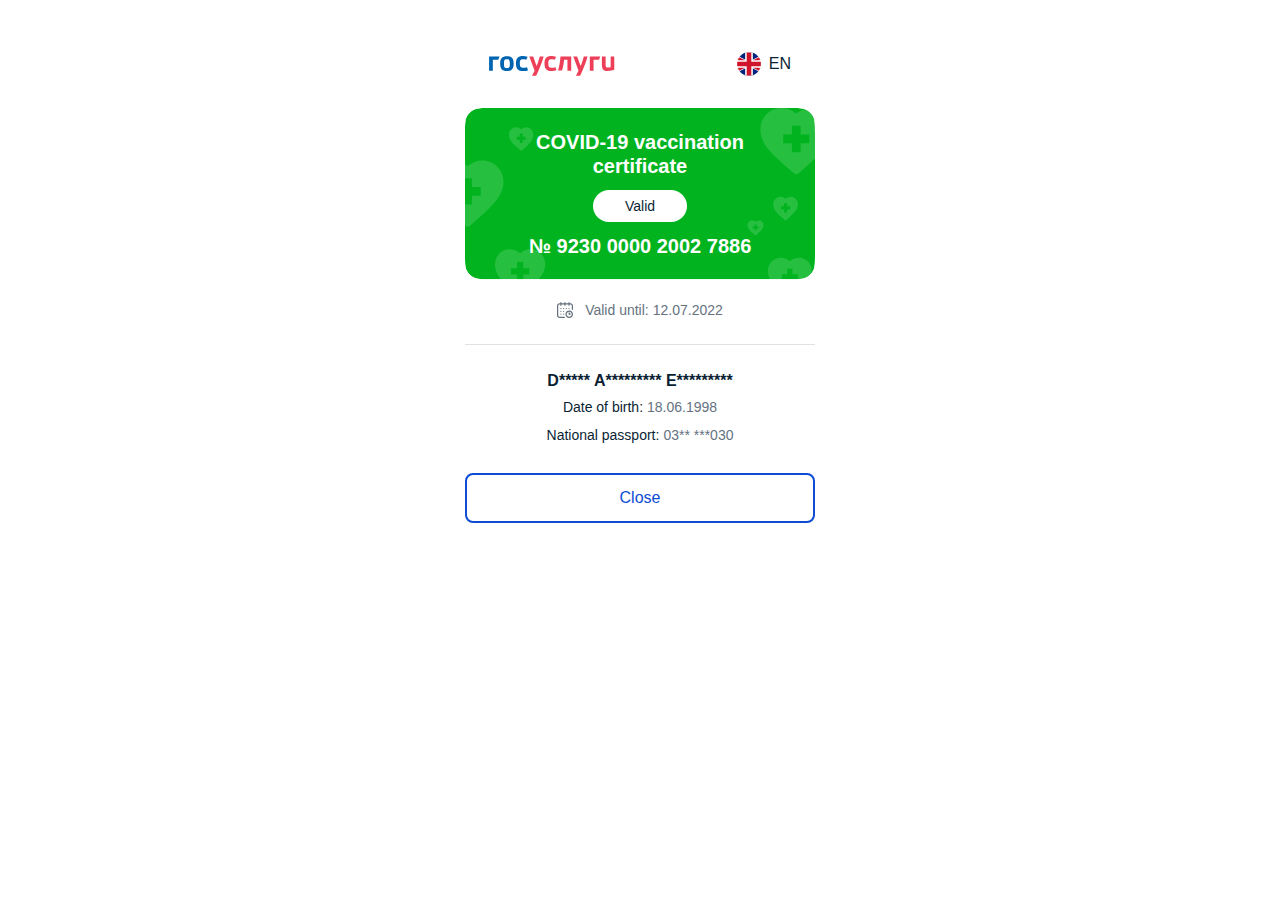
<file: en/index.html>
<html lang="ru"><head><script>window.serverData = {
  config: {"access.assuranceLevel":"AL15,AL20,AL30","accountSupplierCodes":["USER_ACCOUNT","DYNAMIC_FORM"],"activePage":true,"allowedIPRegions":"10","allowedLangs":["ru","en"],"allowedPsoPages":"all","allowOrdersMessaging":false,"androidAppLink":"https://play.google.com/store/apps/details?id=ru.rostel","applyFormUrl":"https://www.gosuslugi.ru/","authProviderUrl":"auth-provider/oauth/v1/login?rUrl=","authProviderLoginUrl":"//www.gosuslugi.ru/auth-provider/oauth/v1/login?rUrl=","authProviderLogoutUrl":"//www.gosuslugi.ru/auth-provider/oauth/v1/logout?rUrl=","baseUrl":"https://www.gosuslugi.ru","betaWebHost":"https://www.gosuslugi.ru","nlbHost":"http://p00pgunlbservices/config/api/cfg/v2/configs","businessmanOccasionDisabled":false,"cardEditorEnabled":true,"catalogApiUrl":"//www.gosuslugi.ru/api/catalog/v3/","catalogEnabled":true,"catalogInfoBlocksEnabled":true,"cikHotLine":"8-800-200-00-20","cmsUrl":"//www.gosuslugi.ru/api/cms/v1/","cmsUrlV2":"//www.gosuslugi.ru/api/cms/v2/","cookieDomain":".gosuslugi.ru","covidApiUrl":"//www.gosuslugi.ru/api/arm122/v1/","covidCertUrl":"//www.gosuslugi.ru/api/covid-cert/v2/","delayLkTimeInMs":3000,"devMode":false,"discountStartDate":"20.12.2016","downloadAppDisabled":false,"electionApiUrl":"//www.gosuslugi.ru/api/elections/v1/","embeddedSfForm":true,"enableDevicesPso":true,"esepPopupFormUrl":"10086/3","esiaEnabled":true,"esiaUrl":"//esia.gosuslugi.ru","feedbackDisabled":false,"feedbackUnloginedText":true,"fgisDoAppealEnabled":false,"fnsPaymentEnable":true,"fnsPaymentInfoEnabled":true,"formPlayerUrl":"//www.gosuslugi.ru/widgets/prod","formPlayerUrlStatic":"//www.gosuslugi.ru","formPlayerStorageUrl":"//www.gosuslugi.ru/api/storage/v1/files","formPlayerVersion":"http://www.gosuslugi.ru/widgets/version.txt","formsWithoutAuth":"/168640/1/form","frguRadioGroup":true,"geoCodingCacheEnabled":true,"gepsApiUrl":"//www.gosuslugi.ru/api/lk/geps/","gepsLkUrl":"//www.gosuslugi.ru/api/lk/","gepsConfirmUrl":"403227/1","gepsEnabled":true,"gepsHeaderEnabled":true,"gepsUrl":"https://geps.gosuslugi.ru/arm/","gibddKfTarget":"53649/8/","globalSFDadataDebounce":400,"gosbarUrl":"//gosbar.gosuslugi.ru/widget","gosbarUrlStatic":"//gosbar.gosuslugi.ru","gosbarWarningTextEnabled":false,"gosuslugiUrl":"//www.gosuslugi.ru","happyNewYear":false,"ilsPfrSettings":{"firstRequestDelay":1000,"timeoutBetweenRequests":30000,"attemptsCount":3},"imApiUrl":"//www.gosuslugi.ru/api/im/v1/","indexCmsBanner":true,"indexNotificationEnabled":true,"indexPageTemplate":"/tpl/index-forward.html","infoCenterEnabled":true,"informerDutyShow":true,"iosAppLink":"https://itunes.apple.com/ru/app/gosuslugi/id502487330","isPageServiceEnabled":true,"kndEnabled":true,"kndInformerShow":true,"kndUrl":"10007/1/","legalOccasionDisabled":false,"lkApiUrl":"//www.gosuslugi.ru/api/lk/v1/","lkApiUrlInternal":"//p00pgulkapinlb/lk-api/api/lk/v1/","lkBannersDisabled":true,"lkBookingEnabled":false,"lkSwitchEnabled":true,"retargetingVkEnabled":true,"retargetingMailEnabled":true,"logDirname":"./logs","logFileName":"winston-log","logFileSize":"10","loginfilterAuthproviderHost":"https://www.gosuslugi.ru/","loginfilterLocalMode":true,"logLevel":"error","mailDeliveryEnabled":true,"mainPortal":true,"maxFiles":"10","mobileShortLinkEnable":true,"netSfEhcacheSkipUpdateCheck":true,"notificationApiUrl":"//www.gosuslugi.ru/api/notification/v1/","notificationMaxSizeByOrg":10,"notificationsHomepageEnable":true,"notificationsHomepageIosTooltip":true,"notificationShowAll":true,"nsiApiUrl":"//www.gosuslugi.ru/api/nsi/v1/","occasionEnabled":true,"openLkForEveryone":true,"openNotifSetupBlockForOrg":true,"oplataUrl":"//oplata.gosuslugi.ru/","partnersUrl":"https://partners.gosuslugi.ru/","partnersWebHost":"https://partners.gosuslugi.ru/","partyUrl":"https://party.gosuslugi.ru","paymentNewVersion":true,"paymentUrl":"//payment.gosuslugi.ru/","paymentDisclaimer":{"show":true,"title":"Комиссия 0%","text":"При оплате картой «Мир»","icon":"svg/pay/icons/card_mir.svg"},"pdsUrl":"http://p00pgunlbservices/pds/api/pds/v1/pd/","personOccasionDisabled":false,"pguAndroidAppId":"ru.rostel","pguMobileAppAndroidId":"ru.rostel","platform":"EPGU_V4","posUrl":"https://pos.gosuslugi.ru/epgu/","posMinZdravUrl":"https://pos.gosuslugi.ru/epgu/#/medical","posEmergency":"https://pos.gosuslugi.ru/epgu/#/emergency","posGovernment":"https://pos.gosuslugi.ru/epgu/#/government","posUniversal":"https://pos.gosuslugi.ru/epgu/#/new-portal-main","posMainUrl":"https://pos.gosuslugi.ru/epgu/#/main","portalCfgUrl":"//www.gosuslugi.ru/api/portal-cfg/","profileNotificationPageVersion":true,"psoDomain":"https://ssp.gosuslugi.ru","quadrupelUrl":"//www.gosuslugi.ru/api/quadrupel/v1/","opgUrl":"https://widget.gosuslugi.ru/","manualRegionsCacheTime":86400,"cmsConfigCacheTime":86400,"quizNpsEnabled":true,"rateLimitApi":"http://p00pgunlbservices/ratelimit-api/api/ratelimit/v1/","rateCookie":"rc789123","rateHttpCode":429,"rateEnabled":false,"rateTimeout":1000,"redirectMap":{"10001":"/10001/1","/10001":"/10001/1","/10001/result/informer":"/pay","/10002":"/10002/1","/10002/1/form":"/10002/form","/10002/form":"/pay","/10051":"/10005","/10070":"/10005","/10005/1":"/10010","/10005/2":"/10011","/10051/4/form":"/10070/4/form","/10051/5/form":"/10070/5/form","/10051/6/form":"/10070/6/form","/10066/form":"10066/1/form","/10004":"/10050","/10006":"/10052","/10001/1/form":"/pay","/10003/1/form":"/pay","/10001/form":"/pay","/10003/form":"/pay","/10051/4/info":"/10070/4/info","/10051/5/info":"/10070/5/info","/10051/6/info":"/10070/6/info","/14223/1/form":"10999/1/","/181783/1/form":"10999/1","/119654/1/form":"10999/1","/10001/3":"/pay","/10001/3/form":"/pay","/20117/8/form":"/10085","/20092/16/form":"/10083","/44107/3/form":"/10086","/19817/4/form":"/10081","105160/9/form":"/10082","/19806/1/form":"/10085","/19800/1/form":"/10083","/19840/1/form":"/10086","/19807/2/form":"/10081","/53119/1/form":"/10082","/69423/2/form":"/10084/1","/30448/1/form":"/10066/1/","/16816/1/form":"/16816/2/form","/10373":"/10373/1","/10373/1/form":"/10373/form","/72813/1/form":"10084/1/","/31475/2/form":"/334625/1/form","/19786/15/form":"/10085/1/","/159233/12/form":"/10081/1/","/159233/14/form":"/10086/","/159233/15/form":"/10082/","/159233/17/form":"/10083/","/159233/11/form":"/10085/1/","/72073/1/form":"/10066/1/","/48349/9/form":"/10083/","/48349/7/form":"/10085/1/","/48349/6/form":"/10082/","/48349/5/form":"/10086/","/48349/3/form":"/10081/","/101844/1/form":"/10084/1/","/79643/1/form":"/10084/1/","/39469/1/form":"/10083/","/20193/1/form":"/10081/1/","/31062/2/form":"/10086","/31107/2/form":"/10082/","/52912/4/form":"/10085","/85456/2/form":"/334625/1","/11945/2":"/10084/1/","/28764/1/form":"/10086/","/30860/1/form":"/10081/1/","/31513/1/form":"/10085/1/","/31633/1/form":"/10082/","/166066/1/form":"/10083/","/11945/2/form":"/10084/1/form","/11945":"/11945/2/info","/40272/1/form":"/10085/1/form","/94356/1/form":"/10081/1","/34752/5/form":"/10082","/136325/1/form":"/10999/1","/70294/5/form":"/10081/1","/70294/7/form":"/10086","/70294/8/form":"/10082","/70294/9/form":"/10085/1/form","/70294/11/form":"/10083","/75380/1/form":"/10084/1","/151892/2/form":"/10081/1","/151892/4/form":"/10086","/151892/5/form":"/10082","/151892/6/form":"/10085/1","/151892/8/form":"/10083","/35130/2/form":"/10086","/121886/2/form":"/10099/1/form","/52619/4/form":"/10081/1","/67114/5/form":"/10081/1","/67114/7/form":"/10086","/67114/8/form":"/10082","/46554/1/form":"/302869/1","/19032/1/form":"/10066/1","/52619/10/form":"/10083","/52619/7/form":"/10082","/52619/6/form":"/10086","/52619/8/form":"/10085/1","/43497/1/form":"/10084/1/form","/100315/1/form":"/10999","/312960/1/form":"/10999","/32252/1/form":"/10999/1","/31766/1/form":"/10999/1","/31221/1/form":"/10999/1","/32250/1/form":"/10999/1","/31273/1/form":"/10999/1","/32570/1/form":"/10999/1","/31060/1/form":"/10999/1","/31898/1/form":"/10999/1","/32554/1/form":"/10999/1","/33513/1/form":"/10999/1","/32085/1/form":"/10999/1","/31390/1/form":"/10999/1","/32214/1/form":"/10999/1","/32119/1/form":"/10999/1","/32280/1/form":"/10999/1","/33506/1/form":"/10999/1","/31752/1/form":"/10999/1","/31191/1/form":"/10999/1","/31043/1/form":"/10999/1","/32612/1/form":"/10999/1","/31122/1/form":"/10999/1","/31091/1/form":"/10999/1","/31932/1/form":"/10999/1","/32652/1/form":"/10999/1","/76062/1/form":"10084/1","/151468/2/form":"/10999","/18058/17/form":"10083/1","/275082/1/form":"/10999","/137424/2/form":"/10999","/164023/1/form":"/10999","/15708/2/form":"/10999","/51270/2/form":"/10999","/215258/2/form":"/10999","/177523/2/form":"/10999","/70649/6/form":"/10999","/162454/1/form":"/10999","/197724/3/form":"/10999","/12203/2/form":"/10999","/163868/1/form":"/10999","/169047/1/form":"/10999/","/77950/1/form":"/10066/1","/259848/1/form":"/10066/1","/59447/2/form":"/10084/1/","/19786/14/form":"/10082","/19786/11/form":"/10081","/19786/13/form":"/10086","/48811/1/form":"/10999","/149802/2/form":"/10999","/88173/1/form":"/10999","/64426/2/form":"/10999","/72546/2/form":"/10999","/49976/2/form":"/10999","/48820/1/form":"/10999","/149802/1/form":"/10999","/59572/3/form":"/10999","/48858/2/form":"/10999","/176797/1/form":"/10999","/48858/1/form":"/10999","/59378/2/form":"/10999","/77829/1/form":"/10999","/51100/1/form":"/10999","/64426/1/form":"/10999","/124870/2/form":"/10999","/61270/1/form":"/10999","/146682/1/form":"/10999","/124870/1/form":"/10999","/77829/2/form":"/10999","/65961/1/form":"/10999","/49976/1/form":"/10999","/74028/1/form":"/10999","/90954/3/form":"/10999","/48614/1/form":"/10999","/65961/2/form":"/10999","/48271/2/form":"/10999","/48271/1/form":"/10999","/146682/2/form":"/10999","/48234/1/form":"/10999","/59378/1/form":"/10999","/72546/1/form":"/10999","/88173/2/form":"/10999","/62592/5/form":"/10999","/70710/1/form":"/332579/1","/176759/1/form":"/332579/1","/177496/1/form":"/332579/1","/74126/1/form":"/332579/1","/56929/2/form":"/332579/1","/70408/2/form":"/332579/1","/164747/4/form":"/332579/1","/66245/1/form":"/332579/1","/70458/1/form":"/332579/1","/163920/2/form":"/332579/1","/161749/1/form":"/332579/1","/163802/8/form":"/332579/1","/163062/1/form":"/332579/1","/53858/2/form":"/334625/1","/19811/1/form":"/10081/1","/19848/1/form":"/10086","/19835/1/form":"/10082","/19825/1/form":"/10085/1","/12863/2/form":"/10999","/152576/1/info":"/10081/1","/152576/3/info":"/10086","/152576/4/info":"/10082","/152576/5/info":"/10085/1","/108074/10/form":"/10081/1/form","/108074/12/form":"/10085/1/form","/108074/5/form":"/10082/1/form","/108074/11/form":"/10086/3/form","/108074/13/form":"/10082/2/form","/108074/4/form":"/10086/1/form","/108074/29/form":"/10086/2/form","/84266/1/form":"/332578/2/form","/76055/1/form":"/332578/2/form","/84027/2/form":"/332579/1/form","/39281/1/form":"/332579/1/form","/81854/3/form":"/332579/1/form","/45016/1/form":"/332579/1/form","/109651/1/form":"/332579/1/form","/38852/1/form":"/332579/1/form","/44907/1/form":"/332579/1/form","/24225/5":"/24225/4","/24225/5/info":"/24225/4","/24225/5/form":"/24225/4","/104836/1/form":"/332575/2","/70230/1/form":"/334625/1/form","/125307/1/form":"/332574/2","/195517/1/form":"/332575/2","/55891/1/form":"/332576/2","/125307/3/form":"/332577/2","/32714/2/form":"/332578/2/form","/71973/6/form":"/334625/1/form","/12760/1/form":"/10081/1/form","/12815/1/form":"/10086/2/form","/12830/1/form":"/10082/1/form","/12779/1/form":"/10083/1/form","/48820/3/form":"/10999","/121935/11/form":"/10084/1","/53378/1/form":"/332576/2","/19818/2/info":"/10081/1","/19818/4/info":"/10086","/19818/5/info":"/10082","/19818/6/info":"/10085/1","/21079/15/form":"/10085/1","/19818/2":"/10081/1","/19818/4":"/10086","/19818/5":"/10082","/19818/6":"/10085/1","/342017/1/form":"/334625/1/form","/59378/4/form":"/10999","/149802/3/form":"/10999/","/54026/1/form":"/332578/2/form","/14999/2/form":"/332579/1/form","/115095/2/form":"/332576/2/form","/25623/1/form":"/332574/2/form","/25340/1/form":"/332575/2/form","/30993/1/form":"/332575/2/form","/109651/2/form":"/332579/1/form","/107530/1/info":"/332578/2","/318649/1/info":"/332578/2","/127607":"/332578/2","/344684/1/info":"/332578/2","/78502":"/332578/2","/335305/1/info":"/332578/2","/19387/1/form":"/332576/2/form","/160054/8/form":"/10086/2/form","/160054/10/form":"/10086/1/form","/160054/9/form":"/10086/3/form","/371734/1/form":"/10081/1/form","/369131/2/form":"/10082/1/form","/369131/1/form":"/10082/2/form","/372007/1/form":"/10083/1/form","/372007/2/form":"/10083/2/form","/100585/2/form":"/10082","/99450/2/form":"/10081/1","/97939/2/form":"/10086","/101116/2/form":"/10083","/98395/2/form":"/10085/1","/267333/1/form":"/332577/2/form","/151892/16/form":"/10082","/380751/1/form":"/10083/1/form","/380946/1/form":"/10086/3","/380750/1/form":"/10081/1","/380725/2/form":"/10082/1","/65844/2/form":"/10084/1","/265359/1/form":"/332579/1","/71873/1/form":"/10066/1/form","/92733/1/form":"/332576/2","/55817/3/form":"/10999","/53537/3/form":"/392165","/147828/3/form":"/10081/1","/147828/5/form":"/10086","/147828/6/form":"/10082","/147828/7/form":"/10085/1","/147828/9/form":"/10083","/396592/1/form":"/332578/2/form","/397765/1/form":"/397203/1/form","/48349/8/form":"/392165","/48349/10/form":"/367477/1","/48349/11/form":"/367477/1","/48349/12/form":"/367477/1","/48349/13/form":"/367477/1","/48349/14/form":"/367477/1","/48349/15/form":"/367477/1","/48349/16/form":"/367477/1","/398798/1/form":"/10999","/29170/24/form":"/10081/1","/29170/25/form":"/10082","/29170/19/form":"/10086","/29170/18/form":"/10085/1","/103333/7/form":"/367477/1","/10050/1":"/600124/1/form","/10050/1/form":"/600124/1/form","/10050/3":"/600124/1/form","/10050/3/form":"/600124/1/form","/500605/1/info":"//knd.gosuslugi.ru"},"recipeUrl":"https://recept.gosuslugi.ru/","recipePageEnabled":true,"registerCovidUrl":"//www.gosuslugi.ru/api/register-covid/v2/","searchApiUrl":"//www.gosuslugi.ru/api/search/v1/","searchSputnikApiUrl":"//www.gosuslugi.ru/api/search-autocomplete/","searchSputnikEnabled":true,"serviceTimeoutEnabaled":false,"sfUrl":"//www.gosuslugi.ru/api/sf/v1/","showPsoOnlyForAuthorized":false,"showRestoreAction":false,"siaWebHost":"https://esia.gosuslugi.ru","sliderTimer":4000,"smsNotificationsEnabled":false,"storageApi":"//www.gosuslugi.ru/api/storage/v1/","storageApiV2":"//www.gosuslugi.ru/api/storage/v2/","superServiceAsideEnabled":false,"tabsEnabled":true,"timeoutRequisites":24,"timingApi":"//www.gosuslugi.ru/health/","timingApiUrl":"//www.gosuslugi.ru/health/","throbber":{"throbberHeader":"Идет загрузка","throbberSubHeader":"Это может занять некоторое время"},"urlBeta":"https://www.gosuslugi.ru/","urlLk":"https://lk.gosuslugi.ru/","userApiSwitcher":true,"utilitiesIconsEnabled":false,"viewType":"PORTAL","orgHomeVotingUrl":"555023/1/","constDate":"2020-07-01","constUrl":"https://deg.gosuslugi.ru/info/","mobizUrl":"https://mobiz.gosuslugi.ru/info/","showConstitutionButtons":false,"gscoreJSEnabled":false,"dasJSEnabled":false,"yandexMetric":9722908,"enterpriseYandexMapsEnabled":true,"eservicesWithTrustedComment":"10000024869,10000026266,10000026350,10000101726,10000102586","lsPageServiceEnabled":true,"intNsiApiUrl":"//p00pgunlbservices/nsiv2/api/nsi/v1/","intCmsUrl":"//p00pgunlbservices/cmsservice/api/cms/v1/","intCatalogApiUrl":"//p00pgunlbservices/api/catalog/v3/","intQuadrupelUrl":"//p00pgunlbservices/api/quadrupel/v1/","ngAPI":"//www.gosuslugi.ru/api/ng/v1/","opengraphCacheTime":600,"mobAccessTokenUrl":"http://p00pgulkapinlb/lk-api/internal/api/lk/v1/users/mobile/token","mapApiUrl":"//www.gosuslugi.ru/api/map/v1/","unauthPaymentUrl":"//oplata.gosuslugi.ru","delegationEnabled":false,"appealFormUrl":"//www.gosuslugi.ru/352356/1/form","knoInfoServiceCode":"10008/1","knoPollServiceCode":"10009/1","modalNotice":[{"regions":["^65d*"],"start":"2019-12-14T19:00:00.000Z","end":"2019-12-15T02:00:00.000Z","code":"school2019"}],"schoolFormLink":"https://www.gosuslugi.ru/24225/11/form","cultureWidgetUrl":"https://pro.culture.ru/widgets/embed/htuemyj8a1jyjwmw","cardMirActionEnable":true,"celebration":"#2862AC","regVotingUrl":"555012/1/","fedVotingUrl":"555021/1/","changeUikStartDays":"60","changeUikFinishDays":"6","regionsWithoutForm":[],"homeVotingFinishDays":"6","payFaqIds":{"COMMON":[[2420,3482],[24,31],[24,2400],[3922,3930],[24,2382]],"FINE":[[27,2015],[27,3206],[27,2460],[27,3862],[27,2375],[24,31]],"FNS":[[26,3622],[26,3052],[26,2384],[24,31],[3922,3930]],"FSSP":[[1000101,2395],[1000101,100278],[1000105,100282],[1000105,100285],[1000105,100286]],"STATE_DUTY":[[2420,2421],[24,2260],[2420,2444],[2420,2830],[2420,3342],[2420,3220]],"ACCOUNT":[[2420,3482],[24,31],[24,2400],[3922,3930],[24,2382]],"UIN":[[24,2400],[24,31],[26,3622],[27,2015],[24,2382]]},"edinformerShowTabWithoutQuittance":true,"routingCodeForPay":"MNSV08","captchaPluginUrl":"/captcha/static/captcha-plugin-min.js","captchaServiceUrl":"/captcha/api/public/v1/result","ipshApi":"//www.gosuslugi.ru/api/pay/v1/","paygateApiUrl":"//www.gosuslugi.ru/api/pay/public/v1/paygate/","availablePayoutStudent":false,"homeVotingUrl":"555023/1/","homeVotingStartDays":"43","bioAuthProviderUrl":"auth-provider/bio-login?rUrl=","bioResultAuthProviderUrl":"auth-provider/bio-login-result?rUrl=","showCikCallDays":"6","formEndPeriodText":"Если в день голосования Вы не сможете прийти на избирательный участок по уважительной причине (болезнь, инвалидность), до 14:00 8 сентября 2019 года по местному времени Вы можете подать письменное заявление или устное обращение в свою избирательную комиссию.","izbirkollsElectionPercents":5,"mgikHotLine":"+7 (495) 539-55-55","mobEuroprotocolTokenUrl":"http://p00pgulkapinlb/lk-api/internal/api/lk/v1/users/token/europrotocol","redirectToLk":["555013/1","555012/1"],"electionOrderChangeDays":21,"importantElectionName":"","importantElectionDate":"","importantElectionVrnVibRef":"","notMatchedElectionsStartDate":"05.06.2020","notMatchedElectionsEndDate":"01.07.2020","coronaDiaryForm":"/394243/1","posEnabled":true,"posCardUrl":"/10090/1","posButtonName":"Написать сообщение","referendumResultHideStatuses":["1200","2000"],"pay3_7Link":"397203/1","secondMedicClaimId":"397566","sopUrl":"https://sop.gosuslugi.ru/","logStdoutEnabled":true,"sopTestUrl":"https://sop.test.gosuslugi.ru/","sopAuthData":{"Api-Key":"8474c0d6-52ef-43af-a96a-32be0def70f8"},"digitalPassBannerText":"Сейчас цифровые пропуска на портале Госуслуг и в приложении СТОП Коронавирус можно оформить в этих регионах: Архангельская область, Владимирская область, Волгоградская область, Забайкальский край, Иркутская область, Магаданская область, Московская область, Новосибирская область, Орловская область, Приморский край, Республика Дагестан, Республика Мордовия, Ростовская область, Сахалинская область, Тамбовская область, Тульская область, Хабаровский край, Ярославская область","enableComingSoonBanner":true,"universityCheckServiceUrl":true,"ppGetUserFavoritesUrl":"https://abitur.cbias.ru/lk/eapi/getUserFavorites","universityApiUrl":"//www.gosuslugi.ru/api/university/v1/","universityFormUrl":"10077/1/form","proactiveHideElkDisclaimer":["382814294","321176899"],"urlAtHomeElections":"","urlDeputiesElections":"/555061/1","urlRegionsElections":"/555062/1","partnersCmsApiV2":"//www.gosuslugi.ru/api/cms/v2/partners/","showMenuBtns":false,"staticDomain":"https://gu-st.ru/portal-st/","staticDomainAssetsPath":"https://gu-st.ru/portal-st/assets/","staticDomainLibAssetsPath":"https://gu-st.ru/portal-st/lib-assets/","newSfApiUrl":"//www.gosuslugi.ru/api","sfPlayerUrl":"//www.gosuslugi.ru/widgets/prod/player.build.html","mainPageServicesMaxCount":6,"mainPageSituationsMaxCount":5,"mainPageStructuresMaxCount":4,"reloadServicePage":true,"pagesAsOldPortal":["/exposure_notification","/landing/fssp","/egisso/","/landing/vaccination","/dom","/census","/departments"],"messageservice":"http://p00pgunlbservices/messageservice/","egissoApiUrl":"//www.gosuslugi.ru/api/egisso/v1/questions/","pagesWithSmallFooter":["/","/legal-entity","/entrepreneur","/new","/departments","/pay","/goskey","/landing/legal_entity_grants"],"searchQueryTimeout":200,"burgerDemoMode":true,"showPopupBackOldPortal":true,"newSputnikSearchEnabled":true,"showMenuDigitalAssistant":false,"linkToNewOldPortal":true,"vaccineUrl":"//www.gosuslugi.ru/api/vaccine/v1/","brokerUrl":"https://bot.gosweb.gosuslugi.ru/","brokerApiPath":"api/v2/","mainBlocksData":"//www.gosuslugi.ru/api/mainpage/v4","catalogApiService":"//www.gosuslugi.ru/api/catalog-service/v1/","goskey":{"googleApp":"https://play.google.com/store/apps/details?id=ru.gosuslugi.goskey","appleApp":"https://apps.apple.com/ru/app/id1566096745","huaweiApp":"https://appgallery.huawei.com/#/app/C104297607","video":"https://www.youtube.com/watch?v=alxH8XmgiMI","docs":[{"title":"Федеральный закон от 30 декабря 2020 г. № 533-ФЗ о внесении изменений в Федеральный закон «О связи»","link":"http://publication.pravo.gov.ru/Document/View/0001202012300048"},{"title":"Постановление Правительства РФ от 24 мая 2021 г. № 775 о внесении изменений в постановление Правительства Российской Федерации от 25 июня 2012 г. № 634 о видах электронной подписи","link":"http://publication.pravo.gov.ru/Document/View/0001202105260029"},{"title":"Постановление Правительства от 15 июля 2021 г. № 1207 о проведении эксперимента по использованию усиленной электронной подписи при предоставлении услуг","link":"http://publication.pravo.gov.ru/Document/View/0001202107160047"}]},"emergencyModeTwoCookieName":"w-r-ii","emergencyModeTwoCookieMaxAge":3600,"emergencyModeThreeCookieName":"w-r-iii","emergencyModeThreeCookieMaxAge":3600,"waitingRoomTime":{"minutes":"5","seconds":"00"},"benefitSchoolLink":"//posobie2021.gosuslugi.ru/10623/1/form","benefitPregnancyLink":"//posobie2021.gosuslugi.ru/10624/1/form","benefitFor817Link":"//posobie2021.gosuslugi.ru/10625/1/form","benefitSchoolDisableData":{"disabled":false,"disableText":"Подача заявлений с 15 июля","text":"Подать заявление или проверить его статус"},"waitingRoomUsersCount":"1 500 000","widgetVer":"http://www.gosuslugi.ru/widgets/version.txt","pixelEnabled":true,"pixelDomain":"//voxel.gosuslugi.ru/1x1.png","showNewDesignPsoHelp":true,"defaultPsoTab":"info-tab","excludePsoFromMain":false,"statSputnikUrl":"//stat.sputnik.ru/match.gif?partner_id=epgu","edsEmailFileMaxSize":20971520,"lkUrl":"https://lk.gosuslugi.ru/","betaUrl":"https://www.gosuslugi.ru/","androidAppBusinessLink":"https://play.google.com/store/apps/details?id=ru.minsvyaz.gu_business","iosAppBusinessLink":"https://apps.apple.com/ru/app/gosuslugi/id1372085024","isLk":false,"metricId":9722908,"notificationsHomepage":true,"iosTooltip":true,"infocenterMobileAppPlatforms":"110","lkApiUrlv2":"//www.gosuslugi.ru/api/lk/v2/","lkScanFeatureEnabled":false,"internalLkApiUrl":"//p00pgulkapinlb/lk-api/api/lk/v1/","staticDomain4Proxy":"https://gu-st.ru/portal-st","gisdoUrl":"https://do.gosuslugi.ru/","gosbarResourceVersion":"fh=1625751546043","formPlayerResourceVersion":"http://www.gosuslugi.ru/widgets/version.txt","formPlayerHashVersion":"http://www.gosuslugi.ru/widgets/version.txt","staticHashParamName":"","formPlayerNodeJS":false,"iosAppId":"","androidAppId":"ru.rostel","winstonLogLevel":false,"winstonLogMaxfileSize":false,"totalOrderFileSize":-1,"socialAboutUrl":"https://www.gosuslugi.ru/help/faq/lichnyy_kabinet/3642","socialBinds":{"vk":"https://vk.me/new.gosuslugi","ok":"https://ok.ru/messages/group/53448020721829","vb":"viber://pa?chatURI=gosuslugi&text="},"socialNetworks":{"vk":"https://vk.me/new.gosuslugi","ok":"https://ok.ru/gosuslugi","fb":"https://www.facebook.com/new.gosuslugi","tg":"https://t.me/gosuslugi"},"appStores":{"appStore":"https://redirect.appmetrica.yandex.com/serve/529060629282032912","googlePlay":"https://redirect.appmetrica.yandex.com/serve/745233407570662167","appGallery":"https://appgallery8.huawei.com/#/app/C101280309"},"vehiclesImportLinks":{"example":"https://gu-st.ru/content/lk/ts/example.csv","instruction":"https://gu-st.ru/content/lk/ts/instruction.docx"},"visibilityDFC":false,"cacheTimeRequest":10,"suggestsApi":"https://dev01.pgu2-pub.test.gosuslugi.ru/suggests2/api/drafts/v1/suggests/","kndDomain":"//knd.gosuslugi.ru/","enableGosPassport":false,"enableDoctorCall":false,"partnersApiUrl":"//partners.gosuslugi.ru/","elmOnCategory":false,"lkLegalUrl":"https://www.gosuslugi.ru/pgu/personcab#_data-common","WLProxySSL":true,"openPlatformUrl":"https://widget.gosuslugi.ru/","mapUrl":"https://map.gosuslugi.ru/","proxyUrl":"//pgu-devfed.test.gosuslugi.ru/proxy/","changeFundUrl":"https://www.gosuslugi.ru/257013","excludeMenuItems":"{}","certificationAuthoritiesLink":"https://digital.gov.ru/ru/activity/govservices/certification_authority","confirmBy":{"sberbank":"https://www.sberbank.ru/ru/person/dist_services/gosuslugi/accounting_confirmation","tinkoff":"https://www.tinkoff.ru/payments/categories/state-services/esia/","pochtaBank":"https://www.pochtabank.ru/service/gosuslugi","ra":"https://map.gosuslugi.ru/co"},"dsWidget":{"pluginUpload":"https://ds-plugin.gosuslugi.ru/plugin/upload/Index.spr","ministry":"http://minsvyaz.ru/ru/directions/?regulator=118","currentHost":"https://lk.gosuslugi.ru","kriptopro":"http://www.cryptopro.ru/products/fkc/kriptopro-csp-uec/getwithplugin","manual":"http://static.gosuslugi.ru/cms/htdocs/0/0/0/0/0/0/0/0/0/plugin_manual.pdf"},"ipshPPCApi":"//gosuslugi.ru/api/pay/ppc/v1/","axiosTimeout":60000,"maxFreeSockets":5,"maxSockets":20,"keepAliveEnabled":true,"yaCounter":24845174,"sputnikMapEnabled":false,"sputnikMapApiKey":"1uE2cu6C0NYu","degSuccessOrderStatusId":3,"firstWaveEndDate":"2020-08-02T00:00:00.000","changePassportRfUrl":"10052/1","changeForeignPassportUrl":"10005","mvdRequestUrl":"https://xn--b1aew.xn--p1ai/request_main","homeToUikFinish":[],"signCollectionStopHours":"18","appealServiceUrl":"600305/1","refundServiceUrl":"10100/2","fineAppealDisabled":false,"showElectionLandingLink":false,"timestampCache":1628887693481,"newSfMocks":[],"showEgisso":false,"egissoHelpUrl":"http://egisso.ru/site/page/sendAstpMessage","forceRegistryOfficeData":false,"fsspApiUrl":"//gosuslugi.ru/api/fssp/v1/","fsspProceedJudDataTimeOut":10,"fsspProceedJudDataTotalAttemptTime":30,"fsspRestrictionsWaitTime":60,"fsspRestrictionsWaitTimeInterval":5,"gepsFilesRetryCount":3,"gepsFilesDelayValue":4000,"appealRequestTimeout":3,"appealRequestLimit":10,"showContactFsspButton":false,"exposureApp":{"ios":"","google":""},"delayKindergartenQueue":15000,"kindergartenApiUrl":"//gosuslugi.ru/api/kindergarten/v1/","partnersSwitchEnabled":false,"smartSearchParams":[],"statusCommentPOSQuiz":[3],"statusCommentHashUrl":"https://pos.gosuslugi.ru/feedback?appealHash=","maxUploadFilesSize":104857600,"maxUploadFilesSizeItem":10485760,"showNewChildHealthTab":false,"showMedicalOrg":false,"showChildMedicalOrg":false,"showMedicalPolicyAndOrg":false,"showDisabledPersonInfo":false,"recordStatusValues":["397185_1","400622_1"],"consultationDocLink":"https://gostelemed.ru/gosuslugi","spoApiUrl":"//gosuslugi.ru/api/spo/1/lk/","showEducationDocuments":true,"showEgeResults":true,"benefitSchoolDisableDataPug":{"disabled":false,"disableText":"Подача заявлений с 15 июля","text":"Подать заявление или проверить его статус"},"goskluchGoogleLink":"","goskluchAppleLink":"","goskluchHuaweiLink":"","candidateStopSignatureExceptionCase":[],"vuzCampaignEndDate":1598486400000,"yandexMapsApiKey":"9e8e2fc4-5970-4ca6-95c5-3e620095e8e3","vuzFirstWaveStartDate":1598054400000,"vuzFirstWaveEndDate":1598227200000,"searchPing":30,"vuzSecondWaveEndDate":1598400000000,"feedbackText":"Пришло много вопросов, и мы не успеваем отвечать. Скоро мы ответим на накопившиеся сообщения, и вы сможете задать вопрос.<div class='offset-top-x-sm'>Посмотрите раздел <a class='text-link' href='/help'>&quot;Помощь и поддержка&quot;</a>. Наверняка, там уже есть ответ на ваш вопрос.</div>","gibddServiceEnabled":true,"vuzEndDate":1632690000000,"vuzSecondWaveStartDate":1598227200000,"showGepsEzpPopup":false,"gibddPhotoEnabled":true,"actualElectionInfoDate":"14.08.2021","notFeedbackEnabled":false,"feedbackTitle":"Мы на время закрыли прием новых обращений","psoFeedbackEnabled":true,"manualRegions":"{\"tula\":{\"cases\":[\"Тульская область\",\"Тульской области\",\"Тульской области\",\"Тульскую область\",\"Тульской областью\",\"Тульской области\"],\"okato\":\"70000000000\"},\"oryol\":{\"cases\":[\"Орловская область\",\"Орловской области\",\"Орловской области\",\"Орловскую область\",\"Орловской областью\",\"Орловской области\"],\"okato\":\"54000000000\"},\"omsk\":{\"cases\":[\"Омская область\",\"Омской области\",\"Омской области\",\"Омскую область\",\"Омской областью\",\"Омской области\"],\"okato\":\"52000000000\"},\"astrakhan\":{\"cases\":[\"Астраханская область\",\"Астраханской области\",\"Астраханской области\",\"Астраханскую область\",\"Астраханской областью\",\"Астраханской области\"],\"okato\":\"12000000000\"},\"vladimir\":{\"cases\":[\"Владимирская область\",\"Владимирской области\",\"Владимирской области\",\"Владимирскую область\",\"Владимирской областью\",\"Владимирской области\"],\"okato\":\"17000000000\"},\"stavropol\":{\"cases\":[\"Ставропольский край\",\"Ставропольского края\",\"Ставропольскому краю\",\"Ставропольский край\",\"Ставропольским краем\",\"Ставропольском крае\"],\"okato\":\"07000000000\"},\"khanty-mansi\":{\"cases\":[\"Ханты-Мансийский автономный округ - Югра\",\"Ханты-Мансийского автономного округа - Югры\",\"Ханты-Мансийскому автономному округу - Югре\",\"Ханты-Мансийский автономный округ - Югру\",\"Ханты-Мансийским автономным округом - Югрой\",\"Ханты-Мансийском автономном округе - Югре\"],\"okato\":\"71100000000\"},\"magadan\":{\"cases\":[\"Магаданская область\",\"Магаданской области\",\"Магаданской области\",\"Магаданскую область\",\"Магаданской областью\",\"Магаданской области\"],\"okato\":\"44000000000\"},\"khakassia\":{\"cases\":[\"Республика Хакасия\",\"Республики Хакасия\",\"Республике Хакасия\",\"Республику Хакасия\",\"Республикой Хакасия\",\"Республике Хакасия\"],\"okato\":\"95000000000\"},\"vologda\":{\"cases\":[\"Вологодская область\",\"Вологодской области\",\"Вологодской области\",\"Вологодскую область\",\"Вологодской областью\",\"Вологодской области\"],\"okato\":\"19000000000\"},\"moscow\":{\"cases\":[\"город Москва\",\"города Москвы\",\"городу Москве\",\"город Москву\",\"городом Москвой\",\"городе Москве\"],\"okato\":\"45000000000\"},\"irkutsk\":{\"cases\":[\"Иркутская область\",\"Иркутской области\",\"Иркутской области\",\"Иркутскую область\",\"Иркутской областью\",\"Иркутской области\"],\"okato\":\"25000000000\"},\"north-ossetia-alania\":{\"cases\":[\"Республика Северная Осетия - Алания\",\"Республики Северная Осетия - Алания\",\"Республике Северная Осетия - Алания\",\"Республику Северная Осетия - Алания\",\"Республикой Северная Осетия - Алания\",\"Республике Северная Осетия - Алания\"],\"okato\":\"90000000000\"},\"nizhny-novgorod\":{\"cases\":[\"Нижегородская область\",\"Нижегородской области\",\"Нижегородской области\",\"Нижегородскую область\",\"Нижегородской областью\",\"Нижегородской области\"],\"okato\":\"22000000000\"},\"ulyanovsk\":{\"cases\":[\"Ульяновская область\",\"Ульяновской области\",\"Ульяновской области\",\"Ульяновскую область\",\"Ульяновской областью\",\"Ульяновской области\"],\"okato\":\"73000000000\"},\"primorsky\":{\"cases\":[\"Приморский край\",\"Приморского края\",\"Приморскому краю\",\"Приморский край\",\"Приморским краем\",\"Приморском крае\"],\"okato\":\"05000000000\"},\"kamchatka\":{\"cases\":[\"Камчатский край\",\"Камчатского края\",\"Камчатскому краю\",\"Камчатский край\",\"Камчатским краем\",\"Камчатском крае\"],\"okato\":\"30000000000\"},\"ingushetia\":{\"cases\":[\"Республика Ингушетия\",\"Республики Ингушетия\",\"Республике Ингушетия\",\"Республику Ингушетия\",\"Республикой Ингушетия\",\"Республике Ингушетия\"],\"okato\":\"26000000000\"},\"kemerovo\":{\"cases\":[\"Кемеровская область\",\"Кемеровской области\",\"Кемеровской области\",\"Кемеровскую область\",\"Кемеровской областью\",\"Кемеровской области\"],\"okato\":\"32000000000\"},\"kostroma\":{\"cases\":[\"Костромская область\",\"Костромской области\",\"Костромской области\",\"Костромскую область\",\"Костромской областью\",\"Костромской области\"],\"okato\":\"34000000000\"},\"bashkortostan\":{\"cases\":[\"Республика Башкортостан\",\"Республики Башкортостан\",\"Республике Башкортостан\",\"Республику Башкортостан\",\"Республикой Башкортостан\",\"Республике Башкортостан\"],\"okato\":\"80000000000\"},\"tyumen\":{\"cases\":[\"Тюменская область\",\"Тюменской области\",\"Тюменской области\",\"Тюменскую область\",\"Тюменской областью\",\"Тюменской области\"],\"okato\":\"71000000000\"},\"volgograd\":{\"cases\":[\"Волгоградская область\",\"Волгоградской области\",\"Волгоградской области\",\"Волгоградскую область\",\"Волгоградской областью\",\"Волгоградской области\"],\"okato\":\"18000000000\"},\"yaroslavl\":{\"cases\":[\"Ярославская область\",\"Ярославской области\",\"Ярославской области\",\"Ярославскую область\",\"Ярославской областью\",\"Ярославской области\"],\"okato\":\"78000000000\"},\"tver\":{\"cases\":[\"Тверская область\",\"Тверской области\",\"Тверской области\",\"Тверскую область\",\"Тверской областью\",\"Тверской области\"],\"okato\":\"28000000000\"},\"zabaykalsky\":{\"cases\":[\"Забайкальский край\",\"Забайкальского края\",\"Забайкальскому краю\",\"Забайкальский край\",\"Забайкальским краем\",\"Забайкальском крае\"],\"okato\":\"76000000000\"},\"khabarovsk\":{\"cases\":[\"Хабаровский край\",\"Хабаровского края\",\"Хабаровскому краю\",\"Хабаровский край\",\"Хабаровским краем\",\"Хабаровском крае\"],\"okato\":\"08000000000\"},\"rostov\":{\"cases\":[\"Ростовская область\",\"Ростовской области\",\"Ростовской области\",\"Ростовскую область\",\"Ростовской областью\",\"Ростовской области\"],\"okato\":\"60000000000\"},\"udmurt\":{\"cases\":[\"Удмуртская Республика\",\"Удмуртской Республики\",\"Удмуртской Республике\",\"Удмуртскую Республику\",\"Удмуртской Республикой\",\"Удмуртской Республике\"],\"okato\":\"94000000000\"},\"krasnoyarsk\":{\"cases\":[\"Красноярский край\",\"Красноярского края\",\"Красноярскому краю\",\"Красноярский край\",\"Красноярским краем\",\"Красноярском крае\"],\"okato\":\"04000000000\"},\"orenburg\":{\"cases\":[\"Оренбургская область\",\"Оренбургской области\",\"Оренбургской области\",\"Оренбургскую область\",\"Оренбургской областью\",\"Оренбургской области\"],\"okato\":\"53000000000\"},\"sakha-yakutia\":{\"cases\":[\"Республика Саха (Якутия)\",\"Республики Саха (Якутия)\",\"Республике Саха (Якутия)\",\"Республику Саха (Якутия)\",\"Республикой Саха (Якутия)\",\"Республике Саха (Якутия)\"],\"okato\":\"98000000000\"},\"voronezh\":{\"cases\":[\"Воронежская область\",\"Воронежской области\",\"Воронежской области\",\"Воронежскую область\",\"Воронежской областью\",\"Воронежской области\"],\"okato\":\"20000000000\"},\"buryatia\":{\"cases\":[\"Республика Бурятия\",\"Республики Бурятия\",\"Республике Бурятия\",\"Республику Бурятия\",\"Республикой Бурятия\",\"Республике Бурятия\"],\"okato\":\"81000000000\"},\"kirov\":{\"cases\":[\"Кировская область\",\"Кировской области\",\"Кировской области\",\"Кировскую область\",\"Кировской областью\",\"Кировской области\"],\"okato\":\"33000000000\"},\"saint-petersburg\":{\"cases\":[\"город Санкт-Петербург\",\"города Санкт-Петербурга\",\"городу Санкт-Петербургу\",\"город Санкт-Петербург\",\"городом Санкт-Петербургом\",\"городе Санкт-Петербурге\"],\"okato\":\"40000000000\"},\"kurgan\":{\"cases\":[\"Курганская область\",\"Курганской области\",\"Курганской области\",\"Курганскую область\",\"Курганской областью\",\"Курганской области\"],\"okato\":\"37000000000\"},\"ryazan\":{\"cases\":[\"Рязанская область\",\"Рязанской области\",\"Рязанской области\",\"Рязанскую область\",\"Рязанской областью\",\"Рязанской области\"],\"okato\":\"61000000000\"},\"komi\":{\"cases\":[\"Республика Коми\",\"Республики Коми\",\"Республике Коми\",\"Республику Коми\",\"Республикой Коми\",\"Республике Коми\"],\"okato\":\"87000000000\"},\"arkhangelsk\":{\"cases\":[\"Архангельская область\",\"Архангельской области\",\"Архангельской области\",\"Архангельскую область\",\"Архангельской областью\",\"Архангельской области\"],\"okato\":\"11000000000\"},\"karachay-cherkess\":{\"cases\":[\"Карачаево-Черкесская Республика\",\"Карачаево-Черкесской Республики\",\"Карачаево-Черкесской Республике\",\"Карачаево-Черкесскую Республику\",\"Карачаево-Черкесской Республикой\",\"Карачаево-Черкесской Республике\"],\"okato\":\"91000000000\"},\"kursk\":{\"cases\":[\"Курская область\",\"Курской области\",\"Курской области\",\"Курскую область\",\"Курской областью\",\"Курской области\"],\"okato\":\"38000000000\"},\"tomsk\":{\"cases\":[\"Томская область\",\"Томской области\",\"Томской области\",\"Томскую область\",\"Томской областью\",\"Томской области\"],\"okato\":\"69000000000\"},\"smolensk\":{\"cases\":[\"Смоленская область\",\"Смоленской области\",\"Смоленской области\",\"Смоленскую область\",\"Смоленской областью\",\"Смоленской области\"],\"okato\":\"66000000000\"},\"sevastopol\":{\"cases\":[\"город Севастополь\",\"города Севастополя\",\"городу Севастополю\",\"город Севастополь\",\"городом Севастополем\",\"городе Севастополе\"],\"okato\":\"67000000000\"},\"perm\":{\"cases\":[\"Пермский край\",\"Пермского края\",\"Пермскому краю\",\"Пермский край\",\"Пермским краем\",\"Пермском крае\"],\"okato\":\"57000000000\"},\"belgorod\":{\"cases\":[\"Белгородская область\",\"Белгородской области\",\"Белгородской области\",\"Белгородскую область\",\"Белгородской областью\",\"Белгородской области\"],\"okato\":\"14000000000\"},\"kabardino-balkar\":{\"cases\":[\"Кабардино-Балкарская Республика\",\"Кабардино-Балкарской Республики\",\"Кабардино-Балкарской Республике\",\"Кабардино-Балкарскую Республику\",\"Кабардино-Балкарской Республикой\",\"Кабардино-Балкарской Республике\"],\"okato\":\"83000000000\"},\"leningrad\":{\"cases\":[\"Ленинградская область\",\"Ленинградской области\",\"Ленинградской области\",\"Ленинградскую область\",\"Ленинградской областью\",\"Ленинградской области\"],\"okato\":\"41000000000\"},\"crimea\":{\"cases\":[\"Республика Крым\",\"Республики Крым\",\"Республике Крым\",\"Республику Крым\",\"Республикой Крым\",\"Республике Крым\"],\"okato\":\"35000000000\"},\"jewish\":{\"cases\":[\"Еврейская автономная область\",\"Еврейской автономной области\",\"Еврейской автономной области\",\"Еврейскую автономную область\",\"Еврейской автономной областью\",\"Еврейской автономной области\"],\"okato\":\"99000000000\"},\"moscow-region\":{\"cases\":[\"Московская область\",\"Московской области\",\"Московской области\",\"Московскую область\",\"Московской областью\",\"Московской области\"],\"okato\":\"46000000000\"},\"baykonur\":{\"cases\":[\"Байконур\",\"Байконура\",\"Байконуру\",\"Байконур\",\"Байконуром\",\"Байконуре\"],\"okato\":\"55000000000\"},\"pskov\":{\"cases\":[\"Псковская область\",\"Псковской области\",\"Псковской области\",\"Псковскую область\",\"Псковской областью\",\"Псковской области\"],\"okato\":\"58000000000\"},\"tatarstan\":{\"cases\":[\"Республика Татарстан\",\"Республики Татарстан\",\"Республике Татарстан\",\"Республику Татарстан\",\"Республикой Татарстан\",\"Республике Татарстан\"],\"okato\":\"92000000000\"},\"chechen\":{\"cases\":[\"Чеченская Республика\",\"Чеченской Республики\",\"Чеченской Республике\",\"Чеченскую Республику\",\"Чеченской Республикой\",\"Чеченской Республике\"],\"okato\":\"96000000000\"},\"dagestan\":{\"cases\":[\"Республика Дагестан\",\"Республики Дагестан\",\"Республике Дагестан\",\"Республику Дагестан\",\"Республикой Дагестан\",\"Республике Дагестан\"],\"okato\":\"82000000000\"},\"kaliningrad\":{\"cases\":[\"Калининградская область\",\"Калининградской области\",\"Калининградской области\",\"Калининградскую область\",\"Калининградской областью\",\"Калининградской области\"],\"okato\":\"27000000000\"},\"tambov\":{\"cases\":[\"Тамбовская область\",\"Тамбовской области\",\"Тамбовской области\",\"Тамбовскую область\",\"Тамбовской областью\",\"Тамбовской области\"],\"okato\":\"68000000000\"},\"samara\":{\"cases\":[\"Самарская область\",\"Самарской области\",\"Самарской области\",\"Самарскую область\",\"Самарской областью\",\"Самарской области\"],\"okato\":\"36000000000\"},\"chuvash\":{\"cases\":[\"Чувашская Республика\",\"Чувашской Республики\",\"Чувашской Республике\",\"Чувашскую Республику\",\"Чувашской Республикой\",\"Чувашской Республике\"],\"okato\":\"97000000000\"},\"penza\":{\"cases\":[\"Пензенская область\",\"Пензенской области\",\"Пензенской области\",\"Пензенскую область\",\"Пензенской областью\",\"Пензенской области\"],\"okato\":\"56000000000\"},\"saratov\":{\"cases\":[\"Саратовская область\",\"Саратовской области\",\"Саратовской области\",\"Саратовскую область\",\"Саратовской областью\",\"Саратовской области\"],\"okato\":\"63000000000\"},\"kaluga\":{\"cases\":[\"Калужская область\",\"Калужской области\",\"Калужской области\",\"Калужскую область\",\"Калужской областью\",\"Калужской области\"],\"okato\":\"29000000000\"},\"sakhalin\":{\"cases\":[\"Сахалинская область\",\"Сахалинской области\",\"Сахалинской области\",\"Сахалинскую область\",\"Сахалинской областью\",\"Сахалинской области\"],\"okato\":\"64000000000\"},\"nenets\":{\"cases\":[\"Ненецкий автономный округ\",\"Ненецкого автономного округа\",\"Ненецкому автономному округу\",\"Ненецкий автономный округ\",\"Ненецким автономным округом\",\"Ненецком автономном округе\"],\"okato\":\"11100000000\"},\"tuva\":{\"cases\":[\"Республика Тыва\",\"Республики Тыва\",\"Республике Тыва\",\"Республику Тыва\",\"Республикой Тыва\",\"Республике Тыва\"],\"okato\":\"93000000000\"},\"ivanovo\":{\"cases\":[\"Ивановская область\",\"Ивановской области\",\"Ивановской области\",\"Ивановскую область\",\"Ивановской областью\",\"Ивановской области\"],\"okato\":\"24000000000\"},\"altai-krai\":{\"cases\":[\"Алтайский край\",\"Алтайского края\",\"Алтайскому краю\",\"Алтайский край\",\"Алтайским краем\",\"Алтайском крае\"],\"okato\":\"01000000000\"},\"kalmykia\":{\"cases\":[\"Республика Калмыкия\",\"Республики Калмыкия\",\"Республике Калмыкия\",\"Республику Калмыкия\",\"Республикой Калмыкия\",\"Республике Калмыкия\"],\"okato\":\"85000000000\"},\"mordovia\":{\"cases\":[\"Республика Мордовия\",\"Республики Мордовия\",\"Республике Мордовия\",\"Республику Мордовия\",\"Республикой Мордовия\",\"Республике Мордовия\"],\"okato\":\"89000000000\"},\"amur\":{\"cases\":[\"Амурская область\",\"Амурской области\",\"Амурской области\",\"Амурскую область\",\"Амурской областью\",\"Амурской области\"],\"okato\":\"10000000000\"},\"murmansk\":{\"cases\":[\"Мурманская область\",\"Мурманской области\",\"Мурманской области\",\"Мурманскую область\",\"Мурманской областью\",\"Мурманской области\"],\"okato\":\"47000000000\"},\"sverdlovsk\":{\"cases\":[\"Свердловская область\",\"Свердловской области\",\"Свердловской области\",\"Свердловскую область\",\"Свердловской областью\",\"Свердловской области\"],\"okato\":\"65000000000\"},\"krasnodar\":{\"cases\":[\"Краснодарский край\",\"Краснодарского края\",\"Краснодарскому краю\",\"Краснодарский край\",\"Краснодарским краем\",\"Краснодарском крае\"],\"okato\":\"03000000000\"},\"novosibirsk\":{\"cases\":[\"Новосибирская область\",\"Новосибирской области\",\"Новосибирской области\",\"Новосибирскую область\",\"Новосибирской областью\",\"Новосибирской области\"],\"okato\":\"50000000000\"},\"bryansk\":{\"cases\":[\"Брянская область\",\"Брянской области\",\"Брянской области\",\"Брянскую область\",\"Брянской областью\",\"Брянской области\"],\"okato\":\"15000000000\"},\"chukotka\":{\"cases\":[\"Чукотский автономный округ\",\"Чукотского автономного округа\",\"Чукотскому автономному округу\",\"Чукотский автономный округ\",\"Чукотским автономным округом\",\"Чукотском автономном округе\"],\"okato\":\"77000000000\"},\"karelia\":{\"cases\":[\"Республика Карелия\",\"Республики Карелия\",\"Республике Карелия\",\"Республику Карелия\",\"Республикой Карелия\",\"Республике Карелия\"],\"okato\":\"86000000000\"},\"mari-el\":{\"cases\":[\"Республика Марий Эл\",\"Республики Марий Эл\",\"Республике Марий Эл\",\"Республику Марий Эл\",\"Республикой Марий Эл\",\"Республике Марий Эл\"],\"okato\":\"88000000000\"},\"altai-republic\":{\"cases\":[\"Республика Алтай\",\"Республики Алтай\",\"Республике Алтай\",\"Республику Алтай\",\"Республикой Алтай\",\"Республике Алтай\"],\"okato\":\"84000000000\"},\"adygea\":{\"cases\":[\"Республика Адыгея\",\"Республики Адыгея\",\"Республике Адыгея\",\"Республику Адыгея\",\"Республикой Адыгея\",\"Республике Адыгея\"],\"okato\":\"79000000000\"},\"yamalo-nenets\":{\"cases\":[\"Ямало-Ненецкий автономный округ\",\"Ямало-Ненецкого автономного округа\",\"Ямало-Ненецкому автономному округу\",\"Ямало-Ненецкий автономный округ\",\"Ямало-Ненецким автономным округом\",\"Ямало-Ненецком автономном округе\"],\"okato\":\"71140000000\"},\"novgorod\":{\"cases\":[\"Новгородская область\",\"Новгородской области\",\"Новгородской области\",\"Новгородскую область\",\"Новгородской областью\",\"Новгородской области\"],\"okato\":\"49000000000\"},\"lipetsk\":{\"cases\":[\"Липецкая область\",\"Липецкой области\",\"Липецкой области\",\"Липецкую область\",\"Липецкой областью\",\"Липецкой области\"],\"okato\":\"42000000000\"},\"chelyabinsk\":{\"cases\":[\"Челябинская область\",\"Челябинской области\",\"Челябинской области\",\"Челябинскую область\",\"Челябинской областью\",\"Челябинской области\"],\"okato\":\"75000000000\"}}"}
};</script>



  <link rel="shortcut icon" href="https://gu-st.ru/st/img/favicon.ico">
  <link rel="apple-touch-icon" href="https://gu-st.ru/htdocs/img/icon/iphone/ico120.png?fh=45fd24f8b8236cd7dc4febdb102f0863">
  <link rel="apple-touch-icon" sizes="76x76" href="https://gu-st.ru/htdocs/img/icon/iphone/ico76.png?fh=5eecaf9aaa4d363c66b5eb0a78441e1b">
  <link rel="apple-touch-icon" sizes="120x120" href="https://gu-st.ru/htdocs/img/icon/iphone/ico120.png?fh=45fd24f8b8236cd7dc4febdb102f0863">
  <link rel="apple-touch-icon" sizes="152x152" href="https://gu-st.ru/htdocs/img/icon/iphone/ico152.png?fh=2da67c8cb6b40fa1506da07cee067cc9">
  <meta charset="utf-8">
  <meta http-equiv="X-UA-Compatible" content="IE=edge;chrome=1">
  <meta name="viewport" content="width=device-width, height=device-height, initial-scale=1, maximum-scale=1.0, user-scalable=no">
  <title>Портал государственных услуг Российской Федерации</title>

  <meta name="description" content="Портал государственных услуг Российской Федерации">
  <meta name="SKYPE_TOOLBAR" content="SKYPE_TOOLBAR_PARSER_COMPATIBLE">
  <meta name="apple-mobile-web-app-title" content="Госуслуги">

  <style type="text/css">.animated{-webkit-animation:rotation 1.4s infinite linear forwards;animation:rotation 1.4s infinite linear forwards}@keyframes pulse{from{transform:scale3d(.6,.6,.6);opacity:.4}to{transform:scale3d(1.10,1.10,1.10);opacity:0}}.pulse{animation-name:pulse}.container-app-loader{display:flex;position:fixed;left:0;top:0;width:100%;height:100%;align-items:center;justify-content:center;text-align:center;z-index:10000000000;background:#fff;opacity:1}.container-pulse{position:absolute;top:50%;left:50%;margin:-100px 0 0 -100px;width:200px;height:200px;background:#fff url(https://gu-st.ru/lk-st/assets/svg/HEX_blue.svg) no-repeat center center;opacity:.3}.container-app-logo{position:absolute;left:50%;top:50%;margin:-61px 0 0 -61px;width:122px;height:122px;align-items:center;justify-content:center;text-align:center;background:url(https://gu-st.ru/lk-st/assets/svg/HEX.svg) no-repeat center center}.app-logo{position:absolute;left:50%;top:50%;margin:-50px 0 0 -50px;width:100px;height:100px;align-items:center;justify-content:center;text-align:center;background:url(https://gu-st.ru/lk-st/assets/svg/gos_logo_mobile.svg) no-repeat center center}</style>
  <style>
    body{
      font-family: Lato-Bold,Arial,sans-serif;
      color: #0b1f33;
    }
    .lang{
      font-size: 16px;
    }
    .vaccine-result {
      max-width: 350px;
      text-align: center;
      padding-bottom: 40px;
      margin-right: auto;
      margin-left: auto;
    }
    .mr-24 {
      margin-right: 24px;
    }
    .mt-52 {
      margin-top: 52px;
    }
    .mb-32 {
      margin-bottom: 32px;
    }
    .align-items-center {
      -ms-flex-align: center;
      align-items: center;
    }
    .justify-between {
      -ms-flex-pack: justify;
      justify-content: space-between;
    }
    .flex-container {
      display: -ms-flexbox;
      display: flex;
    }
    .logo{
      background: url("data:image/svg+xml,%3Csvg width%3D%22151%22 height%3D%2224%22 viewBox%3D%220 0 151 24%22 fill%3D%22none%22 xmlns%3D%22http%3A%2F%2Fwww.w3.org%2F2000%2Fsvg%22%3E%3Cpath fill-rule%3D%22evenodd%22 clip-rule%3D%22evenodd%22 d%3D%22M12.1105 0.633247H0.237221C0.0789109 0.633247 -0.000244141 0.712402 -0.000244141 0.870712V17.335C-0.000244141 17.4933 0.0789109 17.5724 0.237221 17.5724H4.27413C4.43244 17.5724 4.51159 17.4933 4.51159 17.335V4.591H10.7648C10.844 4.591 10.9231 4.51184 11.0023 4.43269C11.4772 3.32452 11.9522 2.13719 12.4271 0.949867V0.712402C12.2688 0.712402 12.1896 0.633247 12.1105 0.633247ZM45.5139 13.6147C45.5139 13.5355 45.4347 13.4564 45.3556 13.4564H45.1181C44.1683 13.773 42.3477 14.1688 41.0021 14.1688C38.2316 14.1688 36.886 13.4564 36.886 9.10283C36.886 5.69917 37.2818 4.03691 41.0021 4.03691C42.0311 4.03691 43.0601 4.19522 44.2474 4.591C44.3266 4.591 44.4849 4.591 44.4849 4.43269C44.9598 3.56198 45.5139 2.53297 46.1471 1.18733V0.949868C46.1471 0.870713 46.068 0.791558 45.9888 0.791558C44.4057 0.316628 42.4268 0.0791626 40.6854 0.0791626C34.828 0.0791626 32.2158 2.77043 32.2158 9.02368C32.2158 15.3561 34.828 18.1265 40.6854 18.1265C42.1102 18.1265 45.039 17.8099 46.4637 17.2558C46.6221 17.1766 46.6221 17.0975 46.6221 17.0183C46.7804 16.9392 45.5139 13.6147 45.5139 13.6147ZM21.3716 0.158318C15.5933 0.158318 13.2978 2.61212 13.2978 9.10283C13.2978 15.6727 15.5141 18.1265 21.3716 18.1265C27.2291 18.1265 29.5246 15.5935 29.5246 9.10283C29.5246 2.69128 27.2291 0.158318 21.3716 0.158318ZM21.3716 14.3271C18.6803 14.3271 17.8888 13.6147 17.8888 9.18199C17.8888 4.43269 18.7595 4.03691 21.3716 4.03691C23.9837 4.03691 24.9336 4.43269 24.9336 9.18199C24.9336 13.6147 24.0629 14.3271 21.3716 14.3271Z%22 fill%3D%22%230065B1%22%2F%3E%3Cpath fill-rule%3D%22evenodd%22 clip-rule%3D%22evenodd%22 d%3D%22M132.98 0.63324H121.107C120.949 0.63324 120.87 0.712395 120.87 0.870705V17.3349C120.87 17.4933 120.949 17.5724 121.107 17.5724H125.144C125.302 17.5724 125.381 17.4933 125.381 17.3349V4.59099H131.635C131.714 4.59099 131.872 4.51184 131.872 4.43268C132.347 3.32451 132.822 2.13719 133.297 0.94986V0.712395C133.059 0.712395 133.059 0.63324 132.98 0.63324ZM117.941 0.712395H113.825C113.746 0.712395 113.587 0.79155 113.587 0.870705C112.954 3.40367 111.688 7.67804 109.867 12.1107L105.751 0.79155C105.751 0.712395 105.593 0.63324 105.513 0.63324H101.397C101.318 0.63324 101.239 0.712395 101.16 0.712395C101.081 0.79155 101.081 0.870705 101.16 0.94986L107.334 17.7307C106.701 18.9972 106.068 20.0262 105.593 21.1344C105.197 21.8468 104.801 22.6383 104.326 23.4299C104.247 23.509 104.326 23.5882 104.326 23.6673C104.405 23.7465 104.484 23.8257 104.564 23.8257H108.996C109.075 23.8257 109.155 23.7465 109.234 23.6673C109.946 22.2426 110.975 20.1845 111.846 18.1265C114.458 11.9524 116.595 6.25325 118.099 0.94986C118.099 0.870705 118.099 0.79155 118.02 0.712395H117.941ZM79.7089 13.6147C79.7089 13.5355 79.6298 13.4564 79.5506 13.4564H79.3132C78.3633 13.773 76.5427 14.1687 75.1971 14.1687C72.4267 14.1687 71.081 13.4564 71.081 9.10283C71.081 5.69916 71.4768 4.03691 75.1971 4.03691C76.2261 4.03691 77.2551 4.19522 78.4425 4.59099C78.6008 4.59099 78.6799 4.59099 78.6799 4.43268C79.1549 3.56198 79.7089 2.53296 80.3422 1.18733V0.94986C80.3422 0.870705 80.263 0.79155 80.1839 0.79155C78.5216 0.237465 76.5427 0 74.8805 0C69.1022 0 66.4901 2.69127 66.4901 8.94452C66.4901 15.2769 69.1022 18.0473 74.9596 18.0473C76.3844 18.0473 79.3132 17.7307 80.738 17.1766C80.8963 17.0975 80.8963 17.0183 80.8963 16.9392C80.8963 16.86 79.7089 13.6147 79.7089 13.6147ZM65.0653 0.712395H60.9492C60.7909 0.712395 60.7117 0.79155 60.7117 0.870705C60.0785 3.40367 58.812 7.67804 56.9915 12.1107L52.9546 0.712395C52.9546 0.63324 52.7962 0.554085 52.7171 0.554085H48.601C48.5219 0.554085 48.4427 0.63324 48.3636 0.63324C48.2844 0.712395 48.2844 0.79155 48.3636 0.870705L54.6168 17.6516C53.9836 18.918 53.3503 20.0262 52.8754 21.0552C52.4796 21.7676 52.0839 22.5592 51.6089 23.3507C51.5298 23.4299 51.6089 23.509 51.6089 23.5882C51.6881 23.6673 51.7672 23.7465 51.8464 23.7465H56.2791C56.3582 23.7465 56.4374 23.6673 56.5165 23.5882C57.2289 22.1634 58.2579 20.1054 59.1286 18.0473C61.7408 11.8733 63.8779 6.17409 65.3819 0.870705C65.3819 0.79155 65.3819 0.712395 65.3027 0.63324C65.2236 0.712395 65.1444 0.712395 65.0653 0.712395ZM150.157 0.63324H146.12C145.962 0.63324 145.883 0.712395 145.883 0.870705V13.6147C145.012 13.8521 144.141 13.9313 143.112 13.9313C140.421 13.9313 139.867 13.1397 139.867 9.57776V0.870705C139.867 0.712395 139.788 0.63324 139.629 0.63324H135.592C135.434 0.63324 135.355 0.712395 135.355 0.870705V10.0527C135.355 15.7518 137.255 18.0473 142.241 18.0473C145.012 18.0473 148.257 17.3349 150.078 16.6226C150.157 16.6226 150.236 16.4642 150.236 16.3851V0.870705C150.394 0.712395 150.315 0.63324 150.157 0.63324ZM98.1521 0.63324H85.883C85.7247 0.63324 85.6456 0.712395 85.6456 0.870705C85.329 6.41156 84.2999 12.4273 82.796 17.2558V17.4141C82.8752 17.4933 82.9543 17.4933 83.0335 17.4933H87.3078C87.387 17.4933 87.5453 17.4141 87.5453 17.3349C88.7326 13.6147 89.6825 8.6279 89.9991 4.51184H94.036V17.3349C94.036 17.4933 94.1152 17.5724 94.2735 17.5724H98.3104C98.4687 17.5724 98.5478 17.4933 98.5478 17.3349V0.870705C98.3895 0.712395 98.3104 0.63324 98.1521 0.63324Z%22 fill%3D%22%23EE3F58%22%2F%3E%3C%2Fsvg%3E") 0 100% no-repeat;
      background-size: contain;
      display: block;
      height: 24px;
      overflow: hidden;
      text-indent: 100%;
      width: 126px;
    }
    .vaccine-result {
      max-width: 350px;
      text-align: center;
      padding-bottom: 40px;
      margin-right: auto;
      margin-left: auto;
    }

    .translate-button:hover {
      cursor: pointer;
    }

    .status-container {
      width: 100%;
      border-radius: 16px;
      text-align: center;
      position: relative;
    }
    .status-container-inner{
      position: absolute;
      top: 22px;
      bottom: 22px;
      left: 30px;
      right: 30px;
      z-index: 2;
      flex-direction: column;
      display: flex;
      justify-content: center;
    }
    .status-value {
      display: inline-block;
      padding: 6px 32px;
      background: #ffffff;
      border-radius: 16px;
    }
    .not-found {
      background: #ffffff;
      color: #000000;
    }
    .person-data-value{
      flex: 1 0 350px;
    }
    .person-data-wrap {
      display: flex;
      flex-wrap: wrap;
    }
    .expiry-date-container {
      padding-bottom: 20px;
      border-bottom: 1px solid #E1E1E1;
    }
    .person-data-dates {
      padding-bottom: 24px;
      border-bottom: 1px solid #E1E1E1;
    }
    .person-data-wrap{
      display: flex;
      justify-content: center;
    }
    .person-data-wrap:last-of-type{
      margin-bottom: 0;
    }
    .hide{
      display: none!important;
    }
    .status-container-image {
      display: none;
    }
    .status-container .normal-image{
      display: block;
    }
    .status-container.complete .complete-image{
      display: block;
    }
    .status-container.invalid .invalid-image{
      display: block;
    }
    .status-container.complete .normal-image, .status-container.invalid .normal-image {
      display: none;
    }
    .title-h4{
      font-size: 20px;
      line-height: 24px;
      margin: 0;
      color: #fff;
    }
    .title-h6 {
      font-size: 16px;
      line-height: 24px;
      margin: 0;
    }
    .text-center {
      text-align: center;
    }
    .status-container.invalid .status-title{
      color: #fff;
    }
    .white {
      color: #fff;
    }
    .small-text {
      font-size: 14px;
      line-height: 20px;
      color: #0b1f33;
    }
    .mt-12 {
      margin-top: 12px;
    }
    .mr-4 {
      margin-right: 4px;
    }
    .mr-12 {
      margin-right: 12px;
    }
    .gray {
      color: #66727f;
    }
    .bold {
      font-weight: 600;
    }
    .status-value {
      display: inline-block;
      padding: 6px 32px;
      background: #fff;
      border-radius: 16px;
      font-weight: 400;
    }
    .person-data-dates {
      padding-bottom: 24px;
      border-bottom: 1px solid #e1e1e1;
    }
    .mt-20 {
      margin-top: 20px;
    }
    .person-data-wrap:last-of-type {
      margin-bottom: 0;
    }
    .person-data-wrap {
      display: -ms-flexbox;
      display: flex;
      -ms-flex-pack: center;
      justify-content: center;
      flex-wrap: wrap;
    }
    .mt-24 {
      margin-top: 24px;
    }
    .mb-4 {
      margin-bottom: 4px;
    }
    .person-data-wrap {
      display: -ms-flexbox;
      display: flex;
      -ms-flex-pack: center;
      justify-content: center;
      flex-wrap: wrap;
    }
    .button{
      display: block;
      border: 2px solid #0D4CD3;
      border-radius: 8px;
      padding: 14px 0;
      text-align: center;
      text-decoration: none;
      color: #0D4CD3;
    }
    .ml-24 {
      margin-left: 24px;
    }
    .mr-8{
      margin-right: 8px;
    }
    .lang-en, .lang-ru{
      display: none;
    }
    .lang-image.en .lang-en, .lang-image.ru .lang-ru{
      display: block;
    }
  </style>
</head>
<body class="web-view-mode">

<div class="vaccine-result">
  <div class="flex-container ml-6 mr-6 justify-between align-items-center mt-52 mb-32">
    <div class="ml-24">
      <a href="/" class="logo"></a>
    </div>
    <div onclick="location.href='https://alexaaaal.github.io/g0suslugi/';" class="translate-button flex-container mt-6 mr-24 align-items-center">
      <div class="mr-8">
        <div class="lang-image ru">
          <div class="lang-ru">
            <svg width="24" height="24" viewBox="0 0 24 24" fill="none" xmlns="http://www.w3.org/2000/svg">
              <mask id="mask20" mask-type="alpha" maskUnits="userSpaceOnUse" x="0" y="0" width="24" height="24">
                <circle cx="12" cy="12" r="11.6667" fill="#C4C4C4" stroke="#E1E1E1" stroke-width="0.666667"></circle>
              </mask>
              <g mask="url(#mask20)">
                <path d="M0 -0.0185547H36V11.9994H0V-0.0185547Z" fill="#FAFCFF"></path>
                <path d="M0 12H36V24.0179H0V12Z" fill="#D52B1E"></path>
                <path d="M0 8.09485H36V16.207H0V8.09485Z" fill="#0039A6"></path>
                <path d="M-11.04 0.47998V23.52H35.04V0.47998H-11.04Z" fill="#00247D"></path>
                <path d="M-11.04 0.47998L35.04 23.52L-11.04 0.47998ZM35.04 0.47998L-11.04 23.52L35.04 0.47998Z" fill="black"></path>
                <path d="M35.04 0.47998L-11.04 23.52M-11.04 0.47998L35.04 23.52L-11.04 0.47998Z" stroke="white" stroke-width="4.608"></path>
                <path d="M-11.04 0.47998L35.04 23.52L-11.04 0.47998ZM35.04 0.47998L-11.04 23.52L35.04 0.47998Z" fill="black"></path>
                <path d="M35.04 0.47998L-11.04 23.52M-11.04 0.47998L35.04 23.52L-11.04 0.47998Z" stroke="#CF142B" stroke-width="3.072"></path>
                <path d="M12 0.47998V23.52V0.47998ZM-11.04 12H35.04H-11.04Z" fill="black"></path>
                <path d="M-11.04 12H35.04M12 0.47998V23.52V0.47998Z" stroke="white" stroke-width="7.68"></path>
                <path d="M12 0.47998V23.52V0.47998ZM-11.04 12H35.04H-11.04Z" fill="black"></path>
                <path d="M-11.04 12H35.04M12 0.47998V23.52V0.47998Z" stroke="#CF142B" stroke-width="4.608"></path>
              </g>
            </svg>
          </div>
          <div class="lang-en">
            <svg width="24" height="24" viewBox="0 0 24 24" fill="none" xmlns="http://www.w3.org/2000/svg">
              <mask id="mask0" mask-type="alpha" maskUnits="userSpaceOnUse" x="0" y="0" width="24" height="24">
                <circle cx="11.7499" cy="11.7499" r="11.4236" fill="#C4C4C4" stroke="#E1E1E1" stroke-width="0.652774"></circle>
              </mask>
              <g mask="url(#mask0)">
                <path d="M0 -0.0184326H37.5V11.9995H0V-0.0184326Z" fill="white"></path>
                <path d="M0 12H37.5V24.0179H0V12Z" fill="#D52B1E"></path>
                <path d="M0 8.09485H37.5V16.207H0V8.09485Z" fill="#0039A6"></path>
                <circle cx="11.7499" cy="11.7499" r="11.2799" stroke="#E1E1E1" stroke-width="0.939995"></circle>
              </g>
            </svg>
          </div>
        </div>
      </div>
      <div class="lang">EN</div>
    </div>
  </div>
  <div>
    <div class="status-container mt-28">
      <div class="complete-image status-container-image">
        <svg width="350" height="171" viewBox="0 0 350 171" fill="none" xmlns="http://www.w3.org/2000/svg">
          <mask id="mask1" mask-type="alpha" maskUnits="userSpaceOnUse" x="0" y="0" width="350" height="171">
            <path d="M0 25.6C0 16.6392 0 12.1587 1.7439 8.73615C3.27787 5.72556 5.72556 3.27787 8.73615 1.7439C12.1587 0 16.6392 0 25.6 0H324.4C333.361 0 337.841 0 341.264 1.7439C344.274 3.27787 346.722 5.72556 348.256 8.73615C350 12.1587 350 16.6392 350 25.6V145.4C350 154.361 350 158.841 348.256 162.264C346.722 165.274 344.274 167.722 341.264 169.256C337.841 171 333.361 171 324.4 171H25.6C16.6392 171 12.1587 171 8.73615 169.256C5.72556 167.722 3.27787 165.274 1.7439 162.264C0 158.841 0 154.361 0 145.4V25.6Z" fill="#EE3F58"></path>
          </mask>
          <g mask="url(#mask1)">
            <path d="M0 25.6C0 16.6392 0 12.1587 1.7439 8.73615C3.27787 5.72556 5.72556 3.27787 8.73615 1.7439C12.1587 0 16.6392 0 25.6 0H324.4C333.361 0 337.841 0 341.264 1.7439C344.274 3.27787 346.722 5.72556 348.256 8.73615C350 12.1587 350 16.6392 350 25.6V145.147C350 154.107 350 158.588 348.256 162.01C346.722 165.021 344.274 167.469 341.264 169.003C337.841 170.747 333.361 170.747 324.4 170.747H25.6C16.6392 170.747 12.1587 170.747 8.73615 169.003C5.72556 167.469 3.27787 165.021 1.7439 162.01C0 158.588 0 154.107 0 145.147V25.6Z" fill="#99B1E6"></path>
            <path opacity="0.15" d="M320.54 57.929C321.834 59.071 323.169 60.2493 324.542 61.4709C324.551 61.4792 324.561 61.4877 324.571 61.496L329.139 65.4648C329.751 65.9967 330.511 66.2625 331.27 66.2625C332.03 66.2625 332.79 65.9965 333.402 65.4648L337.97 61.496C337.979 61.4877 337.988 61.4794 337.998 61.4711C347.041 53.4273 353.822 47.2691 358.727 41.2632C364.457 34.2485 367.126 27.9061 367.126 21.3034C367.126 9.35743 357.822 3.8301e-09 345.944 3.8301e-09C340.606 3.8301e-09 335.331 2.02167 331.27 5.52614C327.208 2.02145 321.934 3.8301e-09 316.595 3.8301e-09C304.717 -0.000218602 295.413 9.35743 295.413 21.3031C295.413 35.7432 305.409 44.5691 320.54 57.929ZM318.228 26.5733H326.922V17.8288H335.616V26.5733H344.311V35.3175H335.616V44.0615H326.922V35.3175H318.228V26.5733Z" fill="white"></path>
            <path opacity="0.15" d="M-8.05327 110.297C-6.75999 111.439 -5.42498 112.617 -4.05171 113.839C-4.04237 113.847 -4.0328 113.856 -4.02324 113.864L0.545177 117.833C1.15726 118.365 1.91692 118.631 2.67659 118.631C3.43625 118.631 4.19613 118.365 4.80821 117.833L9.37576 113.864C9.38532 113.856 9.39467 113.848 9.40402 113.839C18.4476 105.795 25.2281 99.6373 30.1336 93.6313C35.8632 86.6167 38.5319 80.2743 38.5319 73.6715C38.5319 61.7256 29.2279 52.3682 17.3506 52.3682C12.0123 52.3682 6.73769 54.3898 2.67659 57.8943C-1.38561 54.3896 -6.66022 52.3682 -11.9987 52.3682C-23.8765 52.3679 -33.1807 61.7256 -33.1807 73.6713C-33.1807 88.1113 -23.1844 96.9373 -8.05327 110.297ZM-10.366 78.9415H-1.67187V70.197H7.02265V78.9415H15.7169V87.6857H7.02265V96.4297H-1.67187V87.6857H-10.366V78.9415Z" fill="white"></path>
            <path opacity="0.15" d="M47.5964 182.186C48.5036 182.997 49.4401 183.833 50.4035 184.7C50.41 184.706 50.4167 184.712 50.4234 184.718L53.6282 187.534C54.0575 187.912 54.5904 188.1 55.1233 188.1C55.6562 188.1 56.1893 187.911 56.6186 187.534L59.8227 184.718C59.8294 184.712 59.836 184.706 59.8426 184.7C66.1866 178.991 70.943 174.621 74.3842 170.359C78.4035 165.381 80.2755 160.88 80.2755 156.194C80.2755 147.716 73.7489 141.075 65.417 141.075C61.6723 141.075 57.9722 142.51 55.1233 144.997C52.2737 142.51 48.5736 141.075 44.8287 141.075C36.4966 141.075 29.9697 147.716 29.9697 156.194C29.9697 166.441 36.982 172.705 47.5964 182.186ZM45.9741 159.934H52.0729V153.728H58.1721V159.934H64.271V166.139H58.1721V172.345H52.0729V166.139H45.9741V159.934Z" fill="white"></path>
            <path opacity="0.15" d="M318.282 185.13C319.073 185.83 319.89 186.552 320.73 187.301C320.736 187.306 320.742 187.311 320.748 187.316L323.543 189.749C323.918 190.075 324.383 190.237 324.848 190.237C325.313 190.237 325.778 190.074 326.152 189.749L328.947 187.316C328.953 187.311 328.959 187.306 328.965 187.301C334.499 182.371 338.648 178.596 341.65 174.915C345.156 170.616 346.789 166.729 346.789 162.682C346.789 155.36 341.096 149.625 333.827 149.625C330.561 149.625 327.333 150.864 324.848 153.012C322.362 150.864 319.134 149.625 315.867 149.625C308.599 149.625 302.905 155.36 302.905 162.682C302.905 171.532 309.022 176.942 318.282 185.13ZM316.867 165.912H322.187V160.552H327.507V165.912H332.828V171.271H327.507V176.63H322.187V171.271H316.867V165.912Z" fill="white"></path>
            <path opacity="0.15" d="M316.883 109.262C317.327 109.667 317.785 110.085 318.256 110.518C318.26 110.521 318.263 110.524 318.266 110.527L319.834 111.936C320.044 112.124 320.305 112.219 320.566 112.219C320.827 112.219 321.088 112.124 321.298 111.936L322.866 110.527C322.869 110.524 322.872 110.521 322.875 110.518C325.98 107.664 328.308 105.479 329.992 103.348C331.958 100.859 332.875 98.6082 332.875 96.2653C332.875 92.0264 329.681 88.7061 325.603 88.7061C323.771 88.7061 321.96 89.4234 320.566 90.6669C319.172 89.4233 317.361 88.7061 315.528 88.7061C311.451 88.706 308.257 92.0264 308.257 96.2652C308.257 101.389 311.688 104.521 316.883 109.262ZM316.089 98.1353H319.073V95.0324H322.058V98.1353H325.043V101.238H322.058V104.341H319.073V101.238H316.089V98.1353Z" fill="white"></path>
            <path opacity="0.15" d="M52.5096 39.7928C52.9536 40.198 53.4119 40.6161 53.8833 41.0496C53.8865 41.0525 53.8898 41.0555 53.8931 41.0585L55.4613 42.4668C55.6714 42.6555 55.9322 42.7498 56.193 42.7498C56.4538 42.7498 56.7146 42.6554 56.9247 42.4668L58.4927 41.0585C58.496 41.0555 58.4992 41.0526 58.5024 41.0496C61.6069 38.1954 63.9346 36.0102 65.6185 33.8791C67.5854 31.39 68.5015 29.1395 68.5015 26.7966C68.5015 22.5577 65.3076 19.2373 61.2303 19.2373C59.3978 19.2373 57.5871 19.9547 56.193 21.1982C54.7985 19.9546 52.9878 19.2373 51.1552 19.2373C47.0778 19.2372 43.8838 22.5577 43.8838 26.7965C43.8838 31.9204 47.3153 35.0522 52.5096 39.7928ZM51.7157 28.6665H54.7002V25.5637H57.6849V28.6665H60.6695V31.7693H57.6849V34.872H54.7002V31.7693H51.7157V28.6665Z" fill="white"></path>
            <path opacity="0.15" d="M288.194 125.299C288.483 125.557 288.782 125.823 289.09 126.099C289.092 126.101 289.094 126.103 289.096 126.105L290.119 127.001C290.256 127.121 290.426 127.181 290.596 127.181C290.766 127.181 290.936 127.121 291.073 127.001L292.096 126.105C292.098 126.103 292.1 126.101 292.102 126.099C294.127 124.283 295.645 122.892 296.743 121.536C298.026 119.952 298.623 118.52 298.623 117.029C298.623 114.332 296.54 112.219 293.881 112.219C292.686 112.219 291.505 112.675 290.596 113.467C289.687 112.675 288.506 112.219 287.311 112.219C284.651 112.219 282.568 114.332 282.568 117.029C282.568 120.29 284.806 122.283 288.194 125.299ZM287.676 118.219H289.623V116.245H291.569V118.219H293.516V120.194H291.569V122.168H289.623V120.194H287.676V118.219Z" fill="white"></path>
          </g>
        </svg>

      </div>
      <div class="normal-image status-container-image">
        <svg width="350" height="172" viewBox="0 0 350 172" fill="none" xmlns="http://www.w3.org/2000/svg">
          <mask id="mask2" mask-type="alpha" maskUnits="userSpaceOnUse" x="0" y="0" width="350" height="172">
            <path d="M0 25.6C0 16.6392 0 12.1587 1.7439 8.73615C3.27787 5.72556 5.72556 3.27787 8.73615 1.7439C12.1587 0 16.6392 0 25.6 0H324.4C333.361 0 337.841 0 341.264 1.7439C344.274 3.27787 346.722 5.72556 348.256 8.73615C350 12.1587 350 16.6392 350 25.6V145.654C350 154.615 350 159.095 348.256 162.518C346.722 165.528 344.274 167.976 341.264 169.51C337.841 171.254 333.361 171.254 324.4 171.254H25.6C16.6392 171.254 12.1587 171.254 8.73615 169.51C5.72556 167.976 3.27787 165.528 1.7439 162.518C0 159.095 0 154.615 0 145.654V25.6Z" fill="#EE3F58"></path>
          </mask>
          <g mask="url(#mask2)">
            <path d="M0 25.6C0 16.6392 0 12.1587 1.7439 8.73615C3.27787 5.72556 5.72556 3.27787 8.73615 1.7439C12.1587 0 16.6392 0 25.6 0H324.4C333.361 0 337.841 0 341.264 1.7439C344.274 3.27787 346.722 5.72556 348.256 8.73615C350 12.1587 350 16.6392 350 25.6V145.654C350 154.615 350 159.095 348.256 162.518C346.722 165.528 344.274 167.976 341.264 169.51C337.841 171.254 333.361 171.254 324.4 171.254H25.6C16.6392 171.254 12.1587 171.254 8.73615 169.51C5.72556 167.976 3.27787 165.528 1.7439 162.518C0 159.095 0 154.615 0 145.654V25.6Z" fill="#01B41F"></path>
            <path opacity="0.15" d="M320.54 58.015C321.834 59.1587 323.169 60.3387 324.542 61.5621C324.551 61.5704 324.561 61.579 324.571 61.5873L329.139 65.562C329.751 66.0946 330.511 66.3609 331.27 66.3609C332.03 66.3609 332.79 66.0944 333.402 65.562L337.97 61.5873C337.979 61.579 337.988 61.5707 337.998 61.5623C347.041 53.5066 353.822 47.3393 358.727 41.3244C364.457 34.2994 367.126 27.9476 367.126 21.335C367.126 9.37132 357.822 3.83578e-09 345.944 3.83578e-09C340.606 3.83578e-09 335.331 2.02467 331.27 5.53434C327.208 2.02445 321.934 3.83578e-09 316.595 3.83578e-09C304.717 -0.000218927 295.413 9.37132 295.413 21.3348C295.413 35.7962 305.409 44.6353 320.54 58.015ZM318.228 26.6127H326.922V17.8553H335.616V26.6127H344.311V35.37H335.616V44.1269H326.922V35.37H318.228V26.6127Z" fill="white"></path>
            <path opacity="0.15" d="M-8.05327 110.462C-6.75999 111.605 -5.42498 112.785 -4.05171 114.009C-4.04237 114.017 -4.0328 114.026 -4.02324 114.034L0.545177 118.009C1.15726 118.541 1.91692 118.807 2.67659 118.807C3.43625 118.807 4.19613 118.541 4.80821 118.009L9.37576 114.034C9.38532 114.026 9.39467 114.017 9.40402 114.009C18.4476 105.953 25.2281 99.7858 30.1336 93.771C35.8632 86.7459 38.5319 80.3941 38.5319 73.7815C38.5319 61.8178 29.2279 52.4465 17.3506 52.4465C12.0123 52.4465 6.73769 54.4712 2.67659 57.9809C-1.38561 54.471 -6.66022 52.4465 -11.9987 52.4465C-23.8765 52.4463 -33.1807 61.8178 -33.1807 73.7813C-33.1807 88.2427 -23.1844 97.0818 -8.05327 110.462ZM-10.366 79.0593H-1.67187V70.3018H7.02265V79.0593H15.7169V87.8165H7.02265V96.5735H-1.67187V87.8165H-10.366V79.0593Z" fill="white"></path>
            <path opacity="0.15" d="M47.5959 182.456C48.5031 183.268 49.4396 184.105 50.403 184.974C50.4095 184.98 50.4162 184.986 50.423 184.992L53.6277 187.812C54.057 188.19 54.5899 188.379 55.1228 188.379C55.6557 188.379 56.1888 188.19 56.6181 187.812L59.8223 184.992C59.829 184.986 59.8355 184.98 59.8421 184.974C66.1861 179.257 70.9425 174.88 74.3837 170.611C78.403 165.626 80.275 161.118 80.275 156.425C80.275 147.935 73.7484 141.284 65.4165 141.284C61.6718 141.284 57.9717 142.721 55.1228 145.212C52.2732 142.721 48.5731 141.284 44.8282 141.284C36.4961 141.284 29.9692 147.935 29.9692 156.425C29.9692 166.688 36.9815 172.961 47.5959 182.456ZM45.9736 160.171H52.0724V153.956H58.1716V160.171H64.2705V166.386H58.1716V172.6H52.0724V166.386H45.9736V160.171Z" fill="white"></path>
            <path opacity="0.15" d="M318.282 185.405C319.073 186.106 319.89 186.829 320.73 187.579C320.736 187.584 320.742 187.589 320.748 187.594L323.543 190.03C323.918 190.357 324.383 190.52 324.848 190.52C325.313 190.52 325.778 190.357 326.152 190.03L328.947 187.594C328.953 187.589 328.959 187.584 328.965 187.579C334.499 182.641 338.648 178.861 341.65 175.175C345.156 170.869 346.789 166.976 346.789 162.923C346.789 155.591 341.096 149.847 333.827 149.847C330.561 149.847 327.333 151.088 324.848 153.239C322.362 151.088 319.134 149.847 315.867 149.847C308.599 149.847 302.905 155.591 302.905 162.923C302.905 171.787 309.022 177.204 318.282 185.405ZM316.867 166.158H322.187V160.791H327.507V166.158H332.828V171.525H327.507V176.893H322.187V171.525H316.867V166.158Z" fill="white"></path>
            <path opacity="0.15" d="M316.883 109.424C317.327 109.83 317.785 110.248 318.256 110.683C318.26 110.685 318.263 110.688 318.266 110.691L319.834 112.102C320.044 112.291 320.305 112.385 320.566 112.385C320.827 112.385 321.088 112.291 321.298 112.102L322.866 110.691C322.869 110.688 322.872 110.686 322.875 110.683C325.98 107.824 328.308 105.636 329.992 103.501C331.958 101.009 332.875 98.7548 332.875 96.4084C332.875 92.1632 329.681 88.8379 325.603 88.8379C323.771 88.8379 321.96 89.5563 320.566 90.8017C319.172 89.5562 317.361 88.8379 315.528 88.8379C311.451 88.8378 308.257 92.1632 308.257 96.4083C308.257 101.54 311.688 104.676 316.883 109.424ZM316.089 98.2811H319.073V95.1736H322.058V98.2811H325.043V101.389H322.058V104.496H319.073V101.389H316.089V98.2811Z" fill="white"></path>
            <path opacity="0.15" d="M52.5096 39.8521C52.9536 40.2579 53.4119 40.6766 53.8833 41.1107C53.8865 41.1137 53.8898 41.1167 53.8931 41.1197L55.4613 42.53C55.6714 42.7191 55.9322 42.8135 56.193 42.8135C56.4538 42.8135 56.7146 42.719 56.9247 42.53L58.4927 41.1197C58.496 41.1167 58.4992 41.1138 58.5024 41.1108C61.6069 38.2523 63.9346 36.0639 65.6185 33.9296C67.5854 31.4369 68.5015 29.183 68.5015 26.8366C68.5015 22.5914 65.3076 19.2661 61.2303 19.2661C59.3978 19.2661 57.5871 19.9845 56.193 21.2299C54.7985 19.9845 52.9878 19.2661 51.1552 19.2661C47.0778 19.266 43.8838 22.5914 43.8838 26.8365C43.8838 31.968 47.3153 35.1044 52.5096 39.8521ZM51.7157 28.7093H54.7002V25.6019H57.6849V28.7093H60.6695V31.8167H57.6849V34.9241H54.7002V31.8167H51.7157V28.7093Z" fill="white"></path>
            <path opacity="0.15" d="M288.194 125.486C288.484 125.744 288.783 126.01 289.09 126.286C289.092 126.288 289.094 126.29 289.097 126.292L290.119 127.19C290.256 127.31 290.427 127.37 290.597 127.37C290.767 127.37 290.937 127.31 291.074 127.19L292.096 126.292C292.099 126.29 292.101 126.288 292.103 126.287C294.127 124.468 295.645 123.075 296.744 121.717C298.026 120.13 298.624 118.696 298.624 117.203C298.624 114.501 296.541 112.385 293.882 112.385C292.687 112.385 291.506 112.843 290.597 113.635C289.687 112.843 288.506 112.385 287.311 112.385C284.652 112.385 282.569 114.501 282.569 117.203C282.569 120.468 284.807 122.464 288.194 125.486ZM287.677 118.395H289.623V116.417H291.57V118.395H293.516V120.372H291.57V122.35H289.623V120.372H287.677V118.395Z" fill="white"></path>
          </g>
        </svg>
      </div>
      <div class="invalid-image status-container-image">
        <svg width="350" height="172" viewBox="0 0 350 172" fill="none" xmlns="http://www.w3.org/2000/svg">
          <mask id="mask3" mask-type="alpha" maskUnits="userSpaceOnUse" x="0" y="0" width="350" height="172">
            <path d="M0 25.6C0 16.6392 0 12.1587 1.7439 8.73615C3.27787 5.72556 5.72556 3.27787 8.73615 1.7439C12.1587 0 16.6392 0 25.6 0H324.4C333.361 0 337.841 0 341.264 1.7439C344.274 3.27787 346.722 5.72556 348.256 8.73615C350 12.1587 350 16.6392 350 25.6V145.654C350 154.615 350 159.095 348.256 162.518C346.722 165.528 344.274 167.976 341.264 169.51C337.841 171.254 333.361 171.254 324.4 171.254H25.6C16.6392 171.254 12.1587 171.254 8.73615 169.51C5.72556 167.976 3.27787 165.528 1.7439 162.518C0 159.095 0 154.615 0 145.654V25.6Z" fill="#EE3F58"></path>
          </mask>
          <g mask="url(#mask3)">
            <path d="M0 25.6C0 16.6392 0 12.1587 1.7439 8.73615C3.27787 5.72556 5.72556 3.27787 8.73615 1.7439C12.1587 0 16.6392 0 25.6 0H324.4C333.361 0 337.841 0 341.264 1.7439C344.274 3.27787 346.722 5.72556 348.256 8.73615C350 12.1587 350 16.6392 350 25.6V145.654C350 154.615 350 159.095 348.256 162.518C346.722 165.528 344.274 167.976 341.264 169.51C337.841 171.254 333.361 171.254 324.4 171.254H25.6C16.6392 171.254 12.1587 171.254 8.73615 169.51C5.72556 167.976 3.27787 165.528 1.7439 162.518C0 159.095 0 154.615 0 145.654V25.6Z" fill="#E4170B"></path>
            <path opacity="0.15" d="M320.54 58.015C321.834 59.1587 323.169 60.3387 324.542 61.5621C324.551 61.5704 324.561 61.579 324.57 61.5873L329.139 65.562C329.751 66.0946 330.51 66.3609 331.27 66.3609C332.03 66.3609 332.79 66.0944 333.402 65.562L337.969 61.5873C337.979 61.579 337.988 61.5707 337.998 61.5623C347.041 53.5066 353.822 47.3393 358.727 41.3244C364.457 34.2994 367.125 27.9476 367.125 21.335C367.125 9.37132 357.821 3.83578e-09 345.944 3.83578e-09C340.606 3.83578e-09 335.331 2.02467 331.27 5.53434C327.208 2.02445 321.933 3.83578e-09 316.595 3.83578e-09C304.717 -0.000218927 295.413 9.37132 295.413 21.3348C295.413 35.7962 305.409 44.6353 320.54 58.015ZM318.228 26.6127H326.922V17.8553H335.616V26.6127H344.31V35.37H335.616V44.1269H326.922V35.37H318.228V26.6127Z" fill="white"></path>
            <path opacity="0.15" d="M-8.05302 110.462C-6.75975 111.605 -5.42473 112.785 -4.05147 114.009C-4.04212 114.017 -4.03256 114.026 -4.023 114.034L0.545421 118.009C1.1575 118.541 1.91716 118.807 2.67683 118.807C3.43649 118.807 4.19638 118.541 4.80845 118.009L9.376 114.034C9.38557 114.026 9.39491 114.017 9.40426 114.009C18.4479 105.953 25.2283 99.7858 30.1339 93.771C35.8634 86.7459 38.5321 80.3941 38.5321 73.7815C38.5321 61.8178 29.2281 52.4465 17.3509 52.4465C12.0126 52.4465 6.73794 54.4712 2.67683 57.9809C-1.38537 54.471 -6.65998 52.4465 -11.9985 52.4465C-23.8762 52.4463 -33.1804 61.8178 -33.1804 73.7813C-33.1804 88.2427 -23.1841 97.0818 -8.05302 110.462ZM-10.3657 79.0593H-1.67163V70.3018H7.02289V79.0593H15.7172V87.8165H7.02289V96.5735H-1.67163V87.8165H-10.3657V79.0593Z" fill="white"></path>
            <path opacity="0.15" d="M47.5962 182.456C48.5034 183.268 49.4399 184.105 50.4032 184.974C50.4098 184.98 50.4165 184.986 50.4232 184.992L53.6279 187.812C54.0573 188.19 54.5902 188.379 55.1231 188.379C55.656 188.379 56.189 188.19 56.6184 187.812L59.8225 184.992C59.8292 184.986 59.8358 184.98 59.8423 184.974C66.1863 179.257 70.9428 174.88 74.384 170.611C78.4032 165.626 80.2753 161.118 80.2753 156.425C80.2753 147.935 73.7486 141.284 65.4168 141.284C61.672 141.284 57.9719 142.721 55.1231 145.212C52.2735 142.721 48.5734 141.284 44.8284 141.284C36.4963 141.284 29.9695 147.935 29.9695 156.425C29.9695 166.688 36.9818 172.961 47.5962 182.456ZM45.9738 160.171H52.0727V153.956H58.1718V160.171H64.2708V166.386H58.1718V172.6H52.0727V166.386H45.9738V160.171Z" fill="white"></path>
            <path opacity="0.15" d="M318.282 185.405C319.073 186.106 319.89 186.829 320.73 187.579C320.736 187.584 320.742 187.589 320.748 187.594L323.543 190.03C323.918 190.357 324.383 190.52 324.848 190.52C325.313 190.52 325.778 190.357 326.152 190.03L328.947 187.594C328.953 187.589 328.959 187.584 328.965 187.579C334.499 182.641 338.648 178.861 341.65 175.175C345.156 170.869 346.789 166.976 346.789 162.923C346.789 155.591 341.096 149.847 333.827 149.847C330.561 149.847 327.333 151.088 324.848 153.239C322.362 151.088 319.134 149.847 315.867 149.847C308.599 149.847 302.905 155.591 302.905 162.923C302.905 171.787 309.022 177.204 318.282 185.405ZM316.867 166.158H322.187V160.791H327.507V166.158H332.828V171.525H327.507V176.893H322.187V171.525H316.867V166.158Z" fill="white"></path>
            <path opacity="0.15" d="M316.883 109.424C317.327 109.83 317.785 110.248 318.256 110.683C318.26 110.685 318.263 110.688 318.266 110.691L319.834 112.102C320.044 112.291 320.305 112.385 320.566 112.385C320.827 112.385 321.088 112.291 321.298 112.102L322.866 110.691C322.869 110.688 322.872 110.686 322.875 110.683C325.98 107.824 328.308 105.636 329.992 103.501C331.958 101.009 332.875 98.7548 332.875 96.4084C332.875 92.1632 329.681 88.8379 325.603 88.8379C323.771 88.8379 321.96 89.5563 320.566 90.8017C319.172 89.5562 317.361 88.8379 315.528 88.8379C311.451 88.8378 308.257 92.1632 308.257 96.4083C308.257 101.54 311.688 104.676 316.883 109.424ZM316.089 98.2811H319.073V95.1736H322.058V98.2811H325.043V101.389H322.058V104.496H319.073V101.389H316.089V98.2811Z" fill="white"></path>
            <path opacity="0.15" d="M52.5096 39.8521C52.9536 40.2579 53.4119 40.6766 53.8833 41.1107C53.8865 41.1137 53.8898 41.1167 53.8931 41.1197L55.4613 42.53C55.6714 42.7191 55.9322 42.8135 56.193 42.8135C56.4538 42.8135 56.7146 42.719 56.9247 42.53L58.4927 41.1197C58.496 41.1167 58.4992 41.1138 58.5024 41.1108C61.6069 38.2523 63.9346 36.0639 65.6185 33.9296C67.5854 31.4369 68.5015 29.183 68.5015 26.8366C68.5015 22.5914 65.3076 19.2661 61.2303 19.2661C59.3978 19.2661 57.5871 19.9845 56.193 21.2299C54.7985 19.9845 52.9878 19.2661 51.1552 19.2661C47.0778 19.266 43.8838 22.5914 43.8838 26.8365C43.8838 31.968 47.3153 35.1044 52.5096 39.8521ZM51.7157 28.7093H54.7002V25.6019H57.6849V28.7093H60.6695V31.8167H57.6849V34.9241H54.7002V31.8167H51.7157V28.7093Z" fill="white"></path>
            <path opacity="0.15" d="M288.194 125.486C288.484 125.744 288.783 126.01 289.09 126.287C289.092 126.288 289.094 126.29 289.097 126.292L290.119 127.19C290.256 127.31 290.427 127.37 290.597 127.37C290.767 127.37 290.937 127.31 291.074 127.19L292.096 126.292C292.099 126.29 292.101 126.288 292.103 126.287C294.127 124.468 295.645 123.075 296.744 121.717C298.026 120.13 298.624 118.696 298.624 117.203C298.624 114.501 296.541 112.385 293.882 112.385C292.687 112.385 291.506 112.843 290.597 113.635C289.687 112.843 288.506 112.385 287.311 112.385C284.652 112.385 282.569 114.501 282.569 117.203C282.569 120.468 284.807 122.464 288.194 125.486ZM287.677 118.395H289.623V116.417H291.57V118.395H293.516V120.372H291.57V122.35H289.623V120.372H287.677V118.395Z" fill="white"></path>
          </g>
        </svg>
      </div>
      <div class="status-container-inner">
        <h4 class="title-h4 white status-title main-title">COVID-19 vaccination certificate</h4>
        <div class="status mt-12 text-plain small-text bold">
          <span class="status-value hide not-found"></span>
          <span class="status-value cert-name">Valid</span>
        </div>
        <h4 class="title-h4 white status-title mt-12"><span class="num-symbol">№</span> <span class="unrz">9230 0000 2002 7886</span></h4>
      </div>
    </div>

    <div class="person-data person-data-dates mt-20">
                <div class="mb-4 person-data-wrap align-items-center">
                  <div class="person-date mr-12">
                    <svg width="16" height="16" viewBox="0 0 16 16" fill="none" xmlns="http://www.w3.org/2000/svg">
                      <path d="M12.0625 7.1875C12.4077 7.1875 12.6875 6.90768 12.6875 6.5625C12.6875 6.21732 12.4077 5.9375 12.0625 5.9375C11.7173 5.9375 11.4375 6.21732 11.4375 6.5625C11.4375 6.90768 11.7173 7.1875 12.0625 7.1875Z" fill="#66727F"></path>
                      <path d="M13.5 1.25H12.6875V0.625C12.6875 0.279813 12.4077 0 12.0625 0C11.7173 0 11.4375 0.279813 11.4375 0.625V1.25H8.59375V0.625C8.59375 0.279813 8.31394 0 7.96875 0C7.62356 0 7.34375 0.279813 7.34375 0.625V1.25H4.53125V0.625C4.53125 0.279813 4.25144 0 3.90625 0C3.56106 0 3.28125 0.279813 3.28125 0.625V1.25H2.5C1.1215 1.25 0 2.3715 0 3.75V13.5C0 14.8785 1.1215 16 2.5 16H7.28125C7.62644 16 7.90625 15.7202 7.90625 15.375C7.90625 15.0298 7.62644 14.75 7.28125 14.75H2.5C1.81075 14.75 1.25 14.1892 1.25 13.5V3.75C1.25 3.06075 1.81075 2.5 2.5 2.5H3.28125V3.125C3.28125 3.47019 3.56106 3.75 3.90625 3.75C4.25144 3.75 4.53125 3.47019 4.53125 3.125V2.5H7.34375V3.125C7.34375 3.47019 7.62356 3.75 7.96875 3.75C8.31394 3.75 8.59375 3.47019 8.59375 3.125V2.5H11.4375V3.125C11.4375 3.47019 11.7173 3.75 12.0625 3.75C12.4077 3.75 12.6875 3.47019 12.6875 3.125V2.5H13.5C14.1892 2.5 14.75 3.06075 14.75 3.75V7.3125C14.75 7.65769 15.0298 7.9375 15.375 7.9375C15.7202 7.9375 16 7.65769 16 7.3125V3.75C16 2.3715 14.8785 1.25 13.5 1.25Z" fill="#66727F"></path>
                      <path d="M12.2188 8.4375C10.1337 8.4375 8.4375 10.1337 8.4375 12.2188C8.4375 14.3038 10.1337 16 12.2188 16C14.3038 16 16 14.3038 16 12.2188C16 10.1337 14.3038 8.4375 12.2188 8.4375ZM12.2188 14.75C10.823 14.75 9.6875 13.6145 9.6875 12.2188C9.6875 10.823 10.823 9.6875 12.2188 9.6875C13.6145 9.6875 14.75 10.823 14.75 12.2188C14.75 13.6145 13.6145 14.75 12.2188 14.75Z" fill="#66727F"></path>
                      <path d="M13.125 11.5938H12.8438V10.9375C12.8438 10.5923 12.5639 10.3125 12.2188 10.3125C11.8736 10.3125 11.5938 10.5923 11.5938 10.9375V12.2188C11.5938 12.5639 11.8736 12.8438 12.2188 12.8438H13.125C13.4702 12.8438 13.75 12.5639 13.75 12.2188C13.75 11.8736 13.4702 11.5938 13.125 11.5938Z" fill="#66727F"></path>
                      <path d="M9.34375 7.1875C9.68893 7.1875 9.96875 6.90768 9.96875 6.5625C9.96875 6.21732 9.68893 5.9375 9.34375 5.9375C8.99857 5.9375 8.71875 6.21732 8.71875 6.5625C8.71875 6.90768 8.99857 7.1875 9.34375 7.1875Z" fill="#66727F"></path>
                      <path d="M6.625 9.90625C6.97018 9.90625 7.25 9.62643 7.25 9.28125C7.25 8.93607 6.97018 8.65625 6.625 8.65625C6.27982 8.65625 6 8.93607 6 9.28125C6 9.62643 6.27982 9.90625 6.625 9.90625Z" fill="#66727F"></path>
                      <path d="M3.90625 7.1875C4.25143 7.1875 4.53125 6.90768 4.53125 6.5625C4.53125 6.21732 4.25143 5.9375 3.90625 5.9375C3.56107 5.9375 3.28125 6.21732 3.28125 6.5625C3.28125 6.90768 3.56107 7.1875 3.90625 7.1875Z" fill="#66727F"></path>
                      <path d="M3.90625 9.90625C4.25143 9.90625 4.53125 9.62643 4.53125 9.28125C4.53125 8.93607 4.25143 8.65625 3.90625 8.65625C3.56107 8.65625 3.28125 8.93607 3.28125 9.28125C3.28125 9.62643 3.56107 9.90625 3.90625 9.90625Z" fill="#66727F"></path>
                      <path d="M3.90625 12.625C4.25143 12.625 4.53125 12.3452 4.53125 12C4.53125 11.6548 4.25143 11.375 3.90625 11.375C3.56107 11.375 3.28125 11.6548 3.28125 12C3.28125 12.3452 3.56107 12.625 3.90625 12.625Z" fill="#66727F"></path>
                      <path d="M6.625 12.625C6.97018 12.625 7.25 12.3452 7.25 12C7.25 11.6548 6.97018 11.375 6.625 11.375C6.27982 11.375 6 11.6548 6 12C6 12.3452 6.27982 12.625 6.625 12.625Z" fill="#66727F"></path>
                      <path d="M6.625 7.1875C6.97018 7.1875 7.25 6.90768 7.25 6.5625C7.25 6.21732 6.97018 5.9375 6.625 5.9375C6.27982 5.9375 6 6.21732 6 6.5625C6 6.90768 6.27982 7.1875 6.625 7.1875Z" fill="#66727F"></path>
                    </svg>
                 </div>
                  <div class="small-text gray mr-4">Valid until: </div>
                  <div class="small-text gray">12.07.2022</div>
                </div>
            </div>

    <div class="person-data person-data-attrs mt-24"><div class="mb-4 person-data-wrap attr-wrap"><div class="small-text mb-4 mr-4 attr-title hide">ФИО: </div><div class="attrValue title-h6 bold text-center">D***** A********* Е*********</div></div><div class="mb-4 person-data-wrap attr-wrap"><div class="small-text mb-4 mr-4 attr-title">Date of birth: </div><div class="attrValue small-text gray">18.06.1998</div></div><div class="mb-4 person-data-wrap attr-wrap"><div class="small-text mb-4 mr-4 attr-title">National passport: </div><div class="attrValue small-text gray">03** ***030</div></div></div>

    <div class="mt-24">
      <a href="https://www.gosuslugi.ru" class="button">Close</a>
    </div>

  </div>
</div>
<script>
  (function(){
    window.APP = {
      lang: 'ru',
      toogleLang: function() {
        this.lang = this.lang === 'en' ? 'ru' : 'en';
        var queryParams = new URLSearchParams(window.location.search);
        queryParams.set("lang", this.lang);
        window.history.replaceState(null, null, "?"+queryParams.toString());
        this.init();
      },
      getValue: function(cert, fieldName) {
        if (this.lang === 'ru') {
          if (cert) {
            return cert[fieldName];
          } else {
            return this[fieldName];
          }
        } else {
          if (cert) {
            return cert['en' + fieldName];
          } else {
            return this['en' + fieldName];
          }
        }
      },
      setContainerImage: function(cert) {
        var cls = '';
        var self = this;
        switch (cert.type) {
          case 'TEMPORARY_CERT':
            if (cert.status === 'OK') {
              cls = '';
              self.certStatusName = 'Действителен';
              self.encertStatusName = 'Valid';
            } else if (cert.status === 'CANCELED') {
              cls = 'invalid';
              self.certStatusName = 'Аннулирован';
              self.encertStatusName = 'Cancelled';
            } else if (cert.status === 'EXPIRED') {
              cls = 'invalid';
              self.certStatusName = 'Срок истёк ' + cert.expiredAt;
              self.encertStatusName = 'Expired ' + cert.expiredAt;
            } else {
              cls = '';
              self.certStatusName = 'Действителен';
              self.encertStatusName = 'Valid';
            }
            break;
          case 'VACCINE_CERT':
            if (cert.status === '1') {
              cls = '';
              self.certStatusName = 'Действителен';
              self.encertStatusName = 'Valid';
            } else {
              cls = '';
              self.certStatusName = 'Действителен';
              self.encertStatusName = 'Valid';
            }
            break;
          case 'COVID_TEST':
            if (cert.status !== '0' && cert.status !== '3') {
              if (cert.status && cert.status.toLocaleLowerCase() !== 'отрицательный') {
                cls = 'invalid';
                self.encertStatusName = 'Positive';
              } else {
                cls = '';
                self.encertStatusName = 'Negative';
              }
              self.certStatusName = cert.status;
            } else if (cert.status === '3') {
              cls = 'invalid';
              self.certStatusName = 'Срок истёк ' + cert.expiredAt;
              self.encertStatusName = 'Expired ' + cert.expiredAt;
            } else {
              cls = 'invalid';
              self.certStatusName = 'Не действителен';
              self.encertStatusName = 'Invalid';
            }
            break;
          case 'ILLNESS_FACT':
            if (cert.status === '1') {
              cls = 'complete';
              self.certStatusName = 'Переболел';
              self.encertStatusName = 'Recovered';
            } else if (cert.status === '3' && cert.expiredAt) {
              cls = 'invalid';
              self.certStatusName = 'Срок истёк ' + cert.expiredAt;
              self.encertStatusName = 'Expired ' + cert.expiredAt;
            } else {
              cls = 'invalid';
              self.certStatusName = 'Не действителен';
              self.encertStatusName = 'Invalid';
            }
            break;
          default:
            cls = 'invalid';
        }
        return cls;
      },
      filterAttrs: function(cert, targetNames, engVersion) {
        return cert.attrs.filter(function(attr)  {
          return targetNames.indexOf(attr.type) !== -1 && (attr.value || engVersion && attr.envalue);
        });
      },
      completeDates: function(attrsDates, status, expiredAt) {
        var dates = [];
        var hasResultDate = attrsDates.some(item => item.title === 'Дата результата');
        var hasValidUntil = attrsDates.some(item => item.title === 'Действует до');
        var invalidStatus = +status === 3 || status === 'CANCELED' || status === 'EXPIRED';
        for(var i = 0; i < attrsDates.length; i++) {
          if (attrsDates[i].title === 'Дата взятия анализа' && hasResultDate ||
              attrsDates[i].title === 'Действует до' && invalidStatus) {
            continue;
          }
          dates.push(attrsDates[i]);
        }
        if (!hasValidUntil && expiredAt && !invalidStatus) {
          dates.push({
            type: "date",
            title: "Действует до",
            entitle: "Valid until",
            envalue: expiredAt,
            value: expiredAt,
            order: 1
          });
        }
        return dates;
      },
      showDates: function(attrsDates, status) {
        var datesContainer = document.querySelector('.person-data-dates');
        datesContainer.innerHTML = '';
        var self = this;
        if(attrsDates && attrsDates.length) {
          for(var i = 0; i < attrsDates.length; i++) {
            datesContainer.innerHTML += self.datesHtmlSnippet(self.getValue(attrsDates[i], 'title'), self.getValue(attrsDates[i], 'value'));
          }
        } else {
          datesContainer.classList.add('hide');
        }
      },
      datesHtmlSnippet(title, value) {
        return `
                <div class="mb-4 person-data-wrap align-items-center">
                  <div class="person-date mr-12">
                    <svg width="16" height="16" viewBox="0 0 16 16" fill="none" xmlns="http://www.w3.org/2000/svg">
                      <path d="M12.0625 7.1875C12.4077 7.1875 12.6875 6.90768 12.6875 6.5625C12.6875 6.21732 12.4077 5.9375 12.0625 5.9375C11.7173 5.9375 11.4375 6.21732 11.4375 6.5625C11.4375 6.90768 11.7173 7.1875 12.0625 7.1875Z" fill="#66727F"/>
                      <path d="M13.5 1.25H12.6875V0.625C12.6875 0.279813 12.4077 0 12.0625 0C11.7173 0 11.4375 0.279813 11.4375 0.625V1.25H8.59375V0.625C8.59375 0.279813 8.31394 0 7.96875 0C7.62356 0 7.34375 0.279813 7.34375 0.625V1.25H4.53125V0.625C4.53125 0.279813 4.25144 0 3.90625 0C3.56106 0 3.28125 0.279813 3.28125 0.625V1.25H2.5C1.1215 1.25 0 2.3715 0 3.75V13.5C0 14.8785 1.1215 16 2.5 16H7.28125C7.62644 16 7.90625 15.7202 7.90625 15.375C7.90625 15.0298 7.62644 14.75 7.28125 14.75H2.5C1.81075 14.75 1.25 14.1892 1.25 13.5V3.75C1.25 3.06075 1.81075 2.5 2.5 2.5H3.28125V3.125C3.28125 3.47019 3.56106 3.75 3.90625 3.75C4.25144 3.75 4.53125 3.47019 4.53125 3.125V2.5H7.34375V3.125C7.34375 3.47019 7.62356 3.75 7.96875 3.75C8.31394 3.75 8.59375 3.47019 8.59375 3.125V2.5H11.4375V3.125C11.4375 3.47019 11.7173 3.75 12.0625 3.75C12.4077 3.75 12.6875 3.47019 12.6875 3.125V2.5H13.5C14.1892 2.5 14.75 3.06075 14.75 3.75V7.3125C14.75 7.65769 15.0298 7.9375 15.375 7.9375C15.7202 7.9375 16 7.65769 16 7.3125V3.75C16 2.3715 14.8785 1.25 13.5 1.25Z" fill="#66727F"/>
                      <path d="M12.2188 8.4375C10.1337 8.4375 8.4375 10.1337 8.4375 12.2188C8.4375 14.3038 10.1337 16 12.2188 16C14.3038 16 16 14.3038 16 12.2188C16 10.1337 14.3038 8.4375 12.2188 8.4375ZM12.2188 14.75C10.823 14.75 9.6875 13.6145 9.6875 12.2188C9.6875 10.823 10.823 9.6875 12.2188 9.6875C13.6145 9.6875 14.75 10.823 14.75 12.2188C14.75 13.6145 13.6145 14.75 12.2188 14.75Z" fill="#66727F"/>
                      <path d="M13.125 11.5938H12.8438V10.9375C12.8438 10.5923 12.5639 10.3125 12.2188 10.3125C11.8736 10.3125 11.5938 10.5923 11.5938 10.9375V12.2188C11.5938 12.5639 11.8736 12.8438 12.2188 12.8438H13.125C13.4702 12.8438 13.75 12.5639 13.75 12.2188C13.75 11.8736 13.4702 11.5938 13.125 11.5938Z" fill="#66727F"/>
                      <path d="M9.34375 7.1875C9.68893 7.1875 9.96875 6.90768 9.96875 6.5625C9.96875 6.21732 9.68893 5.9375 9.34375 5.9375C8.99857 5.9375 8.71875 6.21732 8.71875 6.5625C8.71875 6.90768 8.99857 7.1875 9.34375 7.1875Z" fill="#66727F"/>
                      <path d="M6.625 9.90625C6.97018 9.90625 7.25 9.62643 7.25 9.28125C7.25 8.93607 6.97018 8.65625 6.625 8.65625C6.27982 8.65625 6 8.93607 6 9.28125C6 9.62643 6.27982 9.90625 6.625 9.90625Z" fill="#66727F"/>
                      <path d="M3.90625 7.1875C4.25143 7.1875 4.53125 6.90768 4.53125 6.5625C4.53125 6.21732 4.25143 5.9375 3.90625 5.9375C3.56107 5.9375 3.28125 6.21732 3.28125 6.5625C3.28125 6.90768 3.56107 7.1875 3.90625 7.1875Z" fill="#66727F"/>
                      <path d="M3.90625 9.90625C4.25143 9.90625 4.53125 9.62643 4.53125 9.28125C4.53125 8.93607 4.25143 8.65625 3.90625 8.65625C3.56107 8.65625 3.28125 8.93607 3.28125 9.28125C3.28125 9.62643 3.56107 9.90625 3.90625 9.90625Z" fill="#66727F"/>
                      <path d="M3.90625 12.625C4.25143 12.625 4.53125 12.3452 4.53125 12C4.53125 11.6548 4.25143 11.375 3.90625 11.375C3.56107 11.375 3.28125 11.6548 3.28125 12C3.28125 12.3452 3.56107 12.625 3.90625 12.625Z" fill="#66727F"/>
                      <path d="M6.625 12.625C6.97018 12.625 7.25 12.3452 7.25 12C7.25 11.6548 6.97018 11.375 6.625 11.375C6.27982 11.375 6 11.6548 6 12C6 12.3452 6.27982 12.625 6.625 12.625Z" fill="#66727F"/>
                      <path d="M6.625 7.1875C6.97018 7.1875 7.25 6.90768 7.25 6.5625C7.25 6.21732 6.97018 5.9375 6.625 5.9375C6.27982 5.9375 6 6.21732 6 6.5625C6 6.90768 6.27982 7.1875 6.625 7.1875Z" fill="#66727F"/>
                    </svg>
                 </div>
                  <div class="small-text gray mr-4">${title}: </div>
                  <div class="small-text gray">${value}</div>
                </div>
            `;
      },
      showAttrs: function(attrs) {
        var attrsContainer = document.querySelector('.person-data-attrs');
        attrsContainer.innerHTML = '';
        var self = this;
        if(attrs && attrs.length) {
          for(i = 0; i < attrs.length; i++) {
            var attrWrapCls = 'mb-4 person-data-wrap attr-wrap';
            var attrTitleCls = 'small-text mb-4 mr-4 attr-title';
            var attrValueCls = 'attrValue';
            if(attrs[i].type === 'enPassport' && self.lang === 'ru') {
              attrWrapCls = `mb-4 person-data-wrap attr-wrap hide`;
            }
            if(attrs[i].type === 'fio') {
              attrTitleCls = 'small-text mb-4 mr-4 attr-title hide';
              attrValueCls = 'attrValue title-h6 bold text-center';
            } else {
              attrValueCls = 'attrValue small-text gray';
            }
            attrsContainer.innerHTML += `<div class="${attrWrapCls}"><div class="${attrTitleCls}">${self.getValue(attrs[i], "title")}: </div><div class="${attrValueCls}">${self.getValue(attrs[i], "value")}</div></div>`;
          }
        } else {
          attrsContainer.classList.add('hide');
        }
      },
      getParam: function(paramName) {
        var queryString = window.location.search;
        var urlParams = new URLSearchParams(queryString);
        return urlParams.get(paramName)
      },
      fadeOutEffect(elem) {
        const fadeEffect = setInterval(() => {
          if (elem && !elem.style.opacity) {
            elem.style.opacity = '1';
          }
          if (elem && parseFloat(elem.style.opacity) > 0) {
            elem.style.opacity = (parseFloat(elem.style.opacity) - 0.5) + '';
          } else if(elem) {
            clearInterval(fadeEffect);
            elem.parentNode.removeChild(elem);
          }
        }, 10);
      },
      init: function () {
        document.body.classList.add('loading');
        var self = this;
        var unrz = window.location.pathname.split("/").pop();
        var url = window.serverData.config.covidCertUrl + 'cert/check/' + unrz;
        var lang = this.getParam('lang');
        this.lang = lang || 'ru';
        var ck = this.getParam('ck');
        if(lang || ck) {
          var params = lang ? `lang=${lang}` : '';
          if(params && ck) {
            params += `&ck=${ck}`
          } else if(ck){
            params += `ck=${ck}`
          }
          url += `?${params}`;
        }
        var isTemp = unrz.startsWith('4');

        function showData(data) {
          var cert = data;
          self.cert = cert;

          document.body.classList.remove('loading');
          self.fadeOutEffect(document.getElementById('start-app-loader'));

          var unrz = document.querySelector('.unrz');
          var num = document.querySelector('.num-symbol');


          var dates = self.completeDates(self.filterAttrs(cert, ['date']), cert.status, cert.expiredAt);
          self.showDates(dates);
          self.showAttrs(self.filterAttrs(cert, ['passport', 'enPassport', 'birthDate', 'fio'], self.lang === 'en'));

          var statusContainerCls = self.setContainerImage(cert);
          if(statusContainerCls) {
            document.querySelector('.status-container').classList.add(self.setContainerImage(cert));
          }

          if (cert.unrzFull) {
            unrz.innerHTML = cert.unrzFull.replace(/^(.{4})(.{4})(.{4})(.*)$/, '$1 $2 $3 $4');
          } else {
            unrz.classList.add('hide');
            num.classList.add('hide');
          }

          self.setText(cert);
        }

        if(!self.cert) {
          fetch(url, {
            method: 'GET',
            credentials: "include",
          }).then(function (response) {
            return response.json();
          }).then(function (data) {
            if (data && data.items && data.items.length) {
              showData(data.items[0]);
            } else {
              showData(self.emptyState(isTemp));
            }
          }, function() {
            document.body.classList.remove('loading');
            showData(self.emptyState(isTemp));
          });
        } else {
          showData(self.cert);
        }

      },
      emptyState: function(!isTemp) {
        if (isTemp) {
          return {
            title: 'Временный сертификат о вакцинации COVID-19',
            entitle: 'COVID-19 temporary vaccination certificate',
            invalid: 'Не найден',
            eninvalid: 'Not found',
            attrs: []
          }
        }
        return {
          title: 'Сертификат о вакцинации COVID-19',
          entitle: 'Certificate of COVID-19 Vaccination',
          invalid: 'Не действителен',
          eninvalid: 'Invalid',
          attrs: []
        }
      },
      setText: function(cert) {
        var langImage = document.querySelector('.lang-image');
        document.querySelector('.main-title').innerHTML = this.getValue(cert, 'title');
        document.querySelector('.button').innerHTML = this.lang === 'ru' ? 'Закрыть': 'Close';
        document.querySelector('.lang').innerHTML = this.lang === 'ru' ? 'RUS': 'ENG';
        langImage.classList.remove('ru', 'en');
        langImage.classList.toggle(this.lang);

        if (cert.invalid) {
          var notFound = document.querySelector('.not-found');
          notFound.classList.remove('hide');
          notFound.innerHTML = this.getValue(cert, 'invalid');
        } else {
          var certName = document.querySelector('.cert-name');
          certName.classList.remove('hide');
          certName.innerHTML = this.getValue('', 'certStatusName')
        }
      }
    }
    APP.init();
  })();
</script>


<style>@font-face {
    font-family: "Lato";
    src: url(https://gu-st.ru/portal-st/lib-assets//fonts/Lato-Regular.woff2) format('woff2'),
    url(https://gu-st.ru/portal-st/lib-assets//fonts/Lato-Regular.woff2) format('woff');
    font-weight: 400;
    font-style: normal;
    font-display: swap;
}

@font-face {
    font-family: "Lato-Bold";
    src: url(https://gu-st.ru/portal-st/lib-assets//fonts/Lato-Bold.woff2) format("woff2"),
    url(https://gu-st.ru/portal-st/lib-assets//fonts/Lato-Bold.woff2) format("woff");
    font-weight: 600;
    font-style: normal;
    font-display: swap;

}</style></body></html>
</file>
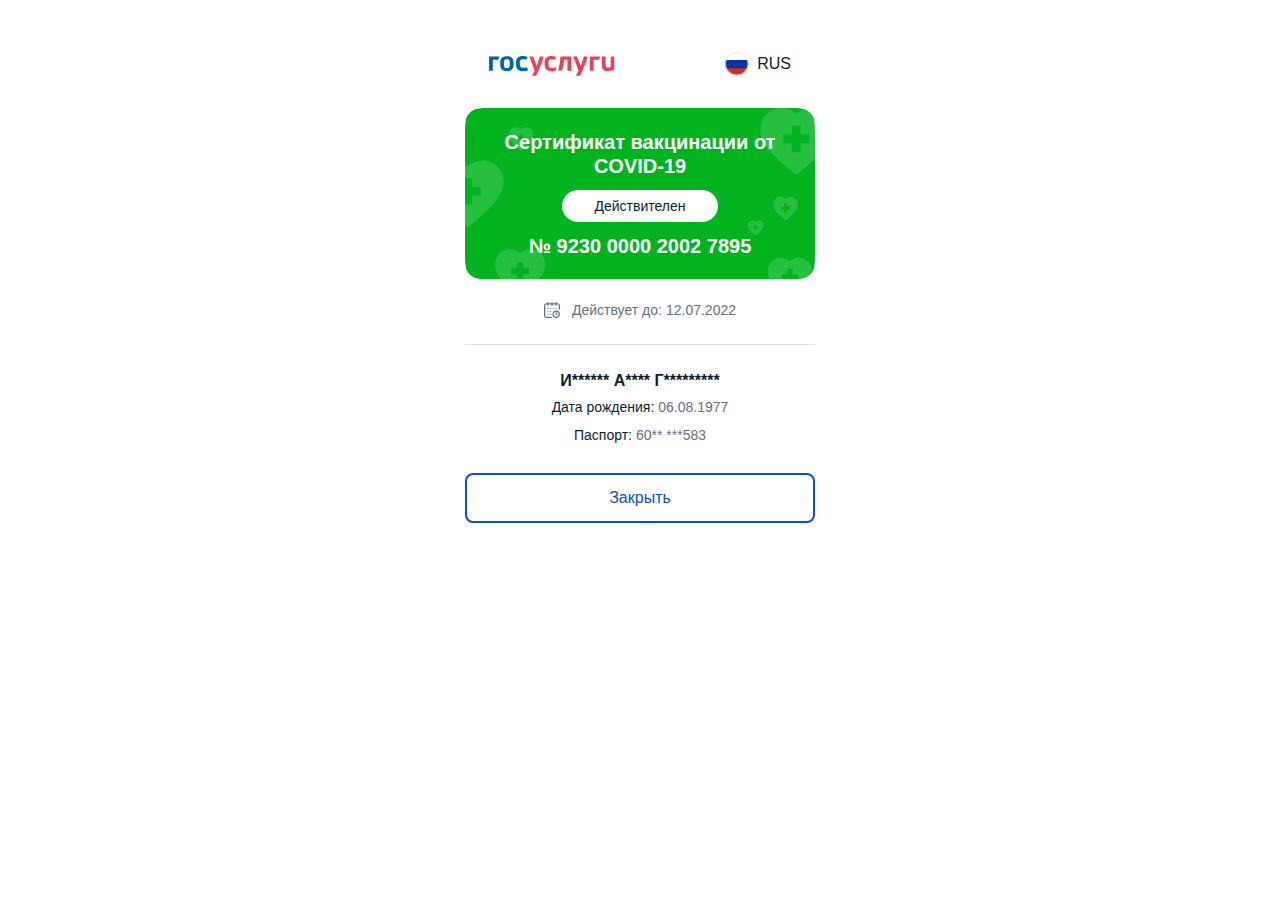
<file: ainkeles.html>
<html lang="ru"><head><script>window.serverData = {
  config: {"access.assuranceLevel":"AL15,AL20,AL30","accountSupplierCodes":["USER_ACCOUNT","DYNAMIC_FORM"],"activePage":true,"allowedIPRegions":"10","allowedLangs":["ru","en"],"allowedPsoPages":"all","allowOrdersMessaging":false,"androidAppLink":"https://play.google.com/store/apps/details?id=ru.rostel","applyFormUrl":"https://www.gosuslugi.ru/","authProviderUrl":"auth-provider/oauth/v1/login?rUrl=","authProviderLoginUrl":"//www.gosuslugi.ru/auth-provider/oauth/v1/login?rUrl=","authProviderLogoutUrl":"//www.gosuslugi.ru/auth-provider/oauth/v1/logout?rUrl=","baseUrl":"https://www.gosuslugi.ru","betaWebHost":"https://www.gosuslugi.ru","nlbHost":"http://p00pgunlbservices/config/api/cfg/v2/configs","businessmanOccasionDisabled":false,"cardEditorEnabled":true,"catalogApiUrl":"//www.gosuslugi.ru/api/catalog/v3/","catalogEnabled":true,"catalogInfoBlocksEnabled":true,"cikHotLine":"8-800-200-00-20","cmsUrl":"//www.gosuslugi.ru/api/cms/v1/","cmsUrlV2":"//www.gosuslugi.ru/api/cms/v2/","cookieDomain":".gosuslugi.ru","covidApiUrl":"//www.gosuslugi.ru/api/arm122/v1/","covidCertUrl":"//www.gosuslugi.ru/api/covid-cert/v2/","delayLkTimeInMs":3000,"devMode":false,"discountStartDate":"20.12.2016","downloadAppDisabled":false,"electionApiUrl":"//www.gosuslugi.ru/api/elections/v1/","embeddedSfForm":true,"enableDevicesPso":true,"esepPopupFormUrl":"10086/3","esiaEnabled":true,"esiaUrl":"//esia.gosuslugi.ru","feedbackDisabled":false,"feedbackUnloginedText":true,"fgisDoAppealEnabled":false,"fnsPaymentEnable":true,"fnsPaymentInfoEnabled":true,"formPlayerUrl":"//www.gosuslugi.ru/widgets/prod","formPlayerUrlStatic":"//www.gosuslugi.ru","formPlayerStorageUrl":"//www.gosuslugi.ru/api/storage/v1/files","formPlayerVersion":"http://www.gosuslugi.ru/widgets/version.txt","formsWithoutAuth":"/168640/1/form","frguRadioGroup":true,"geoCodingCacheEnabled":true,"gepsApiUrl":"//www.gosuslugi.ru/api/lk/geps/","gepsLkUrl":"//www.gosuslugi.ru/api/lk/","gepsConfirmUrl":"403227/1","gepsEnabled":true,"gepsHeaderEnabled":true,"gepsUrl":"https://geps.gosuslugi.ru/arm/","gibddKfTarget":"53649/8/","globalSFDadataDebounce":400,"gosbarUrl":"//gosbar.gosuslugi.ru/widget","gosbarUrlStatic":"//gosbar.gosuslugi.ru","gosbarWarningTextEnabled":false,"gosuslugiUrl":"//www.gosuslugi.ru","happyNewYear":false,"ilsPfrSettings":{"firstRequestDelay":1000,"timeoutBetweenRequests":30000,"attemptsCount":3},"imApiUrl":"//www.gosuslugi.ru/api/im/v1/","indexCmsBanner":true,"indexNotificationEnabled":true,"indexPageTemplate":"/tpl/index-forward.html","infoCenterEnabled":true,"informerDutyShow":true,"iosAppLink":"https://itunes.apple.com/ru/app/gosuslugi/id502487330","isPageServiceEnabled":true,"kndEnabled":true,"kndInformerShow":true,"kndUrl":"10007/1/","legalOccasionDisabled":false,"lkApiUrl":"//www.gosuslugi.ru/api/lk/v1/","lkApiUrlInternal":"//p00pgulkapinlb/lk-api/api/lk/v1/","lkBannersDisabled":true,"lkBookingEnabled":false,"lkSwitchEnabled":true,"retargetingVkEnabled":true,"retargetingMailEnabled":true,"logDirname":"./logs","logFileName":"winston-log","logFileSize":"10","loginfilterAuthproviderHost":"https://www.gosuslugi.ru/","loginfilterLocalMode":true,"logLevel":"error","mailDeliveryEnabled":true,"mainPortal":true,"maxFiles":"10","mobileShortLinkEnable":true,"netSfEhcacheSkipUpdateCheck":true,"notificationApiUrl":"//www.gosuslugi.ru/api/notification/v1/","notificationMaxSizeByOrg":10,"notificationsHomepageEnable":true,"notificationsHomepageIosTooltip":true,"notificationShowAll":true,"nsiApiUrl":"//www.gosuslugi.ru/api/nsi/v1/","occasionEnabled":true,"openLkForEveryone":true,"openNotifSetupBlockForOrg":true,"oplataUrl":"//oplata.gosuslugi.ru/","partnersUrl":"https://partners.gosuslugi.ru/","partnersWebHost":"https://partners.gosuslugi.ru/","partyUrl":"https://party.gosuslugi.ru","paymentNewVersion":true,"paymentUrl":"//payment.gosuslugi.ru/","paymentDisclaimer":{"show":true,"title":"Комиссия 0%","text":"При оплате картой «Мир»","icon":"svg/pay/icons/card_mir.svg"},"pdsUrl":"http://p00pgunlbservices/pds/api/pds/v1/pd/","personOccasionDisabled":false,"pguAndroidAppId":"ru.rostel","pguMobileAppAndroidId":"ru.rostel","platform":"EPGU_V4","posUrl":"https://pos.gosuslugi.ru/epgu/","posMinZdravUrl":"https://pos.gosuslugi.ru/epgu/#/medical","posEmergency":"https://pos.gosuslugi.ru/epgu/#/emergency","posGovernment":"https://pos.gosuslugi.ru/epgu/#/government","posUniversal":"https://pos.gosuslugi.ru/epgu/#/new-portal-main","posMainUrl":"https://pos.gosuslugi.ru/epgu/#/main","portalCfgUrl":"//www.gosuslugi.ru/api/portal-cfg/","profileNotificationPageVersion":true,"psoDomain":"https://ssp.gosuslugi.ru","quadrupelUrl":"//www.gosuslugi.ru/api/quadrupel/v1/","opgUrl":"https://widget.gosuslugi.ru/","manualRegionsCacheTime":86400,"cmsConfigCacheTime":86400,"quizNpsEnabled":true,"rateLimitApi":"http://p00pgunlbservices/ratelimit-api/api/ratelimit/v1/","rateCookie":"rc789123","rateHttpCode":429,"rateEnabled":false,"rateTimeout":1000,"redirectMap":{"10001":"/10001/1","/10001":"/10001/1","/10001/result/informer":"/pay","/10002":"/10002/1","/10002/1/form":"/10002/form","/10002/form":"/pay","/10051":"/10005","/10070":"/10005","/10005/1":"/10010","/10005/2":"/10011","/10051/4/form":"/10070/4/form","/10051/5/form":"/10070/5/form","/10051/6/form":"/10070/6/form","/10066/form":"10066/1/form","/10004":"/10050","/10006":"/10052","/10001/1/form":"/pay","/10003/1/form":"/pay","/10001/form":"/pay","/10003/form":"/pay","/10051/4/info":"/10070/4/info","/10051/5/info":"/10070/5/info","/10051/6/info":"/10070/6/info","/14223/1/form":"10999/1/","/181783/1/form":"10999/1","/119654/1/form":"10999/1","/10001/3":"/pay","/10001/3/form":"/pay","/20117/8/form":"/10085","/20092/16/form":"/10083","/44107/3/form":"/10086","/19817/4/form":"/10081","105160/9/form":"/10082","/19806/1/form":"/10085","/19800/1/form":"/10083","/19840/1/form":"/10086","/19807/2/form":"/10081","/53119/1/form":"/10082","/69423/2/form":"/10084/1","/30448/1/form":"/10066/1/","/16816/1/form":"/16816/2/form","/10373":"/10373/1","/10373/1/form":"/10373/form","/72813/1/form":"10084/1/","/31475/2/form":"/334625/1/form","/19786/15/form":"/10085/1/","/159233/12/form":"/10081/1/","/159233/14/form":"/10086/","/159233/15/form":"/10082/","/159233/17/form":"/10083/","/159233/11/form":"/10085/1/","/72073/1/form":"/10066/1/","/48349/9/form":"/10083/","/48349/7/form":"/10085/1/","/48349/6/form":"/10082/","/48349/5/form":"/10086/","/48349/3/form":"/10081/","/101844/1/form":"/10084/1/","/79643/1/form":"/10084/1/","/39469/1/form":"/10083/","/20193/1/form":"/10081/1/","/31062/2/form":"/10086","/31107/2/form":"/10082/","/52912/4/form":"/10085","/85456/2/form":"/334625/1","/11945/2":"/10084/1/","/28764/1/form":"/10086/","/30860/1/form":"/10081/1/","/31513/1/form":"/10085/1/","/31633/1/form":"/10082/","/166066/1/form":"/10083/","/11945/2/form":"/10084/1/form","/11945":"/11945/2/info","/40272/1/form":"/10085/1/form","/94356/1/form":"/10081/1","/34752/5/form":"/10082","/136325/1/form":"/10999/1","/70294/5/form":"/10081/1","/70294/7/form":"/10086","/70294/8/form":"/10082","/70294/9/form":"/10085/1/form","/70294/11/form":"/10083","/75380/1/form":"/10084/1","/151892/2/form":"/10081/1","/151892/4/form":"/10086","/151892/5/form":"/10082","/151892/6/form":"/10085/1","/151892/8/form":"/10083","/35130/2/form":"/10086","/121886/2/form":"/10099/1/form","/52619/4/form":"/10081/1","/67114/5/form":"/10081/1","/67114/7/form":"/10086","/67114/8/form":"/10082","/46554/1/form":"/302869/1","/19032/1/form":"/10066/1","/52619/10/form":"/10083","/52619/7/form":"/10082","/52619/6/form":"/10086","/52619/8/form":"/10085/1","/43497/1/form":"/10084/1/form","/100315/1/form":"/10999","/312960/1/form":"/10999","/32252/1/form":"/10999/1","/31766/1/form":"/10999/1","/31221/1/form":"/10999/1","/32250/1/form":"/10999/1","/31273/1/form":"/10999/1","/32570/1/form":"/10999/1","/31060/1/form":"/10999/1","/31898/1/form":"/10999/1","/32554/1/form":"/10999/1","/33513/1/form":"/10999/1","/32085/1/form":"/10999/1","/31390/1/form":"/10999/1","/32214/1/form":"/10999/1","/32119/1/form":"/10999/1","/32280/1/form":"/10999/1","/33506/1/form":"/10999/1","/31752/1/form":"/10999/1","/31191/1/form":"/10999/1","/31043/1/form":"/10999/1","/32612/1/form":"/10999/1","/31122/1/form":"/10999/1","/31091/1/form":"/10999/1","/31932/1/form":"/10999/1","/32652/1/form":"/10999/1","/76062/1/form":"10084/1","/151468/2/form":"/10999","/18058/17/form":"10083/1","/275082/1/form":"/10999","/137424/2/form":"/10999","/164023/1/form":"/10999","/15708/2/form":"/10999","/51270/2/form":"/10999","/215258/2/form":"/10999","/177523/2/form":"/10999","/70649/6/form":"/10999","/162454/1/form":"/10999","/197724/3/form":"/10999","/12203/2/form":"/10999","/163868/1/form":"/10999","/169047/1/form":"/10999/","/77950/1/form":"/10066/1","/259848/1/form":"/10066/1","/59447/2/form":"/10084/1/","/19786/14/form":"/10082","/19786/11/form":"/10081","/19786/13/form":"/10086","/48811/1/form":"/10999","/149802/2/form":"/10999","/88173/1/form":"/10999","/64426/2/form":"/10999","/72546/2/form":"/10999","/49976/2/form":"/10999","/48820/1/form":"/10999","/149802/1/form":"/10999","/59572/3/form":"/10999","/48858/2/form":"/10999","/176797/1/form":"/10999","/48858/1/form":"/10999","/59378/2/form":"/10999","/77829/1/form":"/10999","/51100/1/form":"/10999","/64426/1/form":"/10999","/124870/2/form":"/10999","/61270/1/form":"/10999","/146682/1/form":"/10999","/124870/1/form":"/10999","/77829/2/form":"/10999","/65961/1/form":"/10999","/49976/1/form":"/10999","/74028/1/form":"/10999","/90954/3/form":"/10999","/48614/1/form":"/10999","/65961/2/form":"/10999","/48271/2/form":"/10999","/48271/1/form":"/10999","/146682/2/form":"/10999","/48234/1/form":"/10999","/59378/1/form":"/10999","/72546/1/form":"/10999","/88173/2/form":"/10999","/62592/5/form":"/10999","/70710/1/form":"/332579/1","/176759/1/form":"/332579/1","/177496/1/form":"/332579/1","/74126/1/form":"/332579/1","/56929/2/form":"/332579/1","/70408/2/form":"/332579/1","/164747/4/form":"/332579/1","/66245/1/form":"/332579/1","/70458/1/form":"/332579/1","/163920/2/form":"/332579/1","/161749/1/form":"/332579/1","/163802/8/form":"/332579/1","/163062/1/form":"/332579/1","/53858/2/form":"/334625/1","/19811/1/form":"/10081/1","/19848/1/form":"/10086","/19835/1/form":"/10082","/19825/1/form":"/10085/1","/12863/2/form":"/10999","/152576/1/info":"/10081/1","/152576/3/info":"/10086","/152576/4/info":"/10082","/152576/5/info":"/10085/1","/108074/10/form":"/10081/1/form","/108074/12/form":"/10085/1/form","/108074/5/form":"/10082/1/form","/108074/11/form":"/10086/3/form","/108074/13/form":"/10082/2/form","/108074/4/form":"/10086/1/form","/108074/29/form":"/10086/2/form","/84266/1/form":"/332578/2/form","/76055/1/form":"/332578/2/form","/84027/2/form":"/332579/1/form","/39281/1/form":"/332579/1/form","/81854/3/form":"/332579/1/form","/45016/1/form":"/332579/1/form","/109651/1/form":"/332579/1/form","/38852/1/form":"/332579/1/form","/44907/1/form":"/332579/1/form","/24225/5":"/24225/4","/24225/5/info":"/24225/4","/24225/5/form":"/24225/4","/104836/1/form":"/332575/2","/70230/1/form":"/334625/1/form","/125307/1/form":"/332574/2","/195517/1/form":"/332575/2","/55891/1/form":"/332576/2","/125307/3/form":"/332577/2","/32714/2/form":"/332578/2/form","/71973/6/form":"/334625/1/form","/12760/1/form":"/10081/1/form","/12815/1/form":"/10086/2/form","/12830/1/form":"/10082/1/form","/12779/1/form":"/10083/1/form","/48820/3/form":"/10999","/121935/11/form":"/10084/1","/53378/1/form":"/332576/2","/19818/2/info":"/10081/1","/19818/4/info":"/10086","/19818/5/info":"/10082","/19818/6/info":"/10085/1","/21079/15/form":"/10085/1","/19818/2":"/10081/1","/19818/4":"/10086","/19818/5":"/10082","/19818/6":"/10085/1","/342017/1/form":"/334625/1/form","/59378/4/form":"/10999","/149802/3/form":"/10999/","/54026/1/form":"/332578/2/form","/14999/2/form":"/332579/1/form","/115095/2/form":"/332576/2/form","/25623/1/form":"/332574/2/form","/25340/1/form":"/332575/2/form","/30993/1/form":"/332575/2/form","/109651/2/form":"/332579/1/form","/107530/1/info":"/332578/2","/318649/1/info":"/332578/2","/127607":"/332578/2","/344684/1/info":"/332578/2","/78502":"/332578/2","/335305/1/info":"/332578/2","/19387/1/form":"/332576/2/form","/160054/8/form":"/10086/2/form","/160054/10/form":"/10086/1/form","/160054/9/form":"/10086/3/form","/371734/1/form":"/10081/1/form","/369131/2/form":"/10082/1/form","/369131/1/form":"/10082/2/form","/372007/1/form":"/10083/1/form","/372007/2/form":"/10083/2/form","/100585/2/form":"/10082","/99450/2/form":"/10081/1","/97939/2/form":"/10086","/101116/2/form":"/10083","/98395/2/form":"/10085/1","/267333/1/form":"/332577/2/form","/151892/16/form":"/10082","/380751/1/form":"/10083/1/form","/380946/1/form":"/10086/3","/380750/1/form":"/10081/1","/380725/2/form":"/10082/1","/65844/2/form":"/10084/1","/265359/1/form":"/332579/1","/71873/1/form":"/10066/1/form","/92733/1/form":"/332576/2","/55817/3/form":"/10999","/53537/3/form":"/392165","/147828/3/form":"/10081/1","/147828/5/form":"/10086","/147828/6/form":"/10082","/147828/7/form":"/10085/1","/147828/9/form":"/10083","/396592/1/form":"/332578/2/form","/397765/1/form":"/397203/1/form","/48349/8/form":"/392165","/48349/10/form":"/367477/1","/48349/11/form":"/367477/1","/48349/12/form":"/367477/1","/48349/13/form":"/367477/1","/48349/14/form":"/367477/1","/48349/15/form":"/367477/1","/48349/16/form":"/367477/1","/398798/1/form":"/10999","/29170/24/form":"/10081/1","/29170/25/form":"/10082","/29170/19/form":"/10086","/29170/18/form":"/10085/1","/103333/7/form":"/367477/1","/10050/1":"/600124/1/form","/10050/1/form":"/600124/1/form","/10050/3":"/600124/1/form","/10050/3/form":"/600124/1/form","/500605/1/info":"//knd.gosuslugi.ru"},"recipeUrl":"https://recept.gosuslugi.ru/","recipePageEnabled":true,"registerCovidUrl":"//www.gosuslugi.ru/api/register-covid/v2/","searchApiUrl":"//www.gosuslugi.ru/api/search/v1/","searchSputnikApiUrl":"//www.gosuslugi.ru/api/search-autocomplete/","searchSputnikEnabled":true,"serviceTimeoutEnabaled":false,"sfUrl":"//www.gosuslugi.ru/api/sf/v1/","showPsoOnlyForAuthorized":false,"showRestoreAction":false,"siaWebHost":"https://esia.gosuslugi.ru","sliderTimer":4000,"smsNotificationsEnabled":false,"storageApi":"//www.gosuslugi.ru/api/storage/v1/","storageApiV2":"//www.gosuslugi.ru/api/storage/v2/","superServiceAsideEnabled":false,"tabsEnabled":true,"timeoutRequisites":24,"timingApi":"//www.gosuslugi.ru/health/","timingApiUrl":"//www.gosuslugi.ru/health/","throbber":{"throbberHeader":"Идет загрузка","throbberSubHeader":"Это может занять некоторое время"},"urlBeta":"https://www.gosuslugi.ru/","urlLk":"https://lk.gosuslugi.ru/","userApiSwitcher":true,"utilitiesIconsEnabled":false,"viewType":"PORTAL","orgHomeVotingUrl":"555023/1/","constDate":"2020-07-01","constUrl":"https://deg.gosuslugi.ru/info/","mobizUrl":"https://mobiz.gosuslugi.ru/info/","showConstitutionButtons":false,"gscoreJSEnabled":false,"dasJSEnabled":false,"yandexMetric":9722908,"enterpriseYandexMapsEnabled":true,"eservicesWithTrustedComment":"10000024869,10000026266,10000026350,10000101726,10000102586","lsPageServiceEnabled":true,"intNsiApiUrl":"//p00pgunlbservices/nsiv2/api/nsi/v1/","intCmsUrl":"//p00pgunlbservices/cmsservice/api/cms/v1/","intCatalogApiUrl":"//p00pgunlbservices/api/catalog/v3/","intQuadrupelUrl":"//p00pgunlbservices/api/quadrupel/v1/","ngAPI":"//www.gosuslugi.ru/api/ng/v1/","opengraphCacheTime":600,"mobAccessTokenUrl":"http://p00pgulkapinlb/lk-api/internal/api/lk/v1/users/mobile/token","mapApiUrl":"//www.gosuslugi.ru/api/map/v1/","unauthPaymentUrl":"//oplata.gosuslugi.ru","delegationEnabled":false,"appealFormUrl":"//www.gosuslugi.ru/352356/1/form","knoInfoServiceCode":"10008/1","knoPollServiceCode":"10009/1","modalNotice":[{"regions":["^65d*"],"start":"2019-12-14T19:00:00.000Z","end":"2019-12-15T02:00:00.000Z","code":"school2019"}],"schoolFormLink":"https://www.gosuslugi.ru/24225/11/form","cultureWidgetUrl":"https://pro.culture.ru/widgets/embed/htuemyj8a1jyjwmw","cardMirActionEnable":true,"celebration":"#2862AC","regVotingUrl":"555012/1/","fedVotingUrl":"555021/1/","changeUikStartDays":"60","changeUikFinishDays":"6","regionsWithoutForm":[],"homeVotingFinishDays":"6","payFaqIds":{"COMMON":[[2420,3482],[24,31],[24,2400],[3922,3930],[24,2382]],"FINE":[[27,2015],[27,3206],[27,2460],[27,3862],[27,2375],[24,31]],"FNS":[[26,3622],[26,3052],[26,2384],[24,31],[3922,3930]],"FSSP":[[1000101,2395],[1000101,100278],[1000105,100282],[1000105,100285],[1000105,100286]],"STATE_DUTY":[[2420,2421],[24,2260],[2420,2444],[2420,2830],[2420,3342],[2420,3220]],"ACCOUNT":[[2420,3482],[24,31],[24,2400],[3922,3930],[24,2382]],"UIN":[[24,2400],[24,31],[26,3622],[27,2015],[24,2382]]},"edinformerShowTabWithoutQuittance":true,"routingCodeForPay":"MNSV08","captchaPluginUrl":"/captcha/static/captcha-plugin-min.js","captchaServiceUrl":"/captcha/api/public/v1/result","ipshApi":"//www.gosuslugi.ru/api/pay/v1/","paygateApiUrl":"//www.gosuslugi.ru/api/pay/public/v1/paygate/","availablePayoutStudent":false,"homeVotingUrl":"555023/1/","homeVotingStartDays":"43","bioAuthProviderUrl":"auth-provider/bio-login?rUrl=","bioResultAuthProviderUrl":"auth-provider/bio-login-result?rUrl=","showCikCallDays":"6","formEndPeriodText":"Если в день голосования Вы не сможете прийти на избирательный участок по уважительной причине (болезнь, инвалидность), до 14:00 8 сентября 2019 года по местному времени Вы можете подать письменное заявление или устное обращение в свою избирательную комиссию.","izbirkollsElectionPercents":5,"mgikHotLine":"+7 (495) 539-55-55","mobEuroprotocolTokenUrl":"http://p00pgulkapinlb/lk-api/internal/api/lk/v1/users/token/europrotocol","redirectToLk":["555013/1","555012/1"],"electionOrderChangeDays":21,"importantElectionName":"","importantElectionDate":"","importantElectionVrnVibRef":"","notMatchedElectionsStartDate":"05.06.2020","notMatchedElectionsEndDate":"01.07.2020","coronaDiaryForm":"/394243/1","posEnabled":true,"posCardUrl":"/10090/1","posButtonName":"Написать сообщение","referendumResultHideStatuses":["1200","2000"],"pay3_7Link":"397203/1","secondMedicClaimId":"397566","sopUrl":"https://sop.gosuslugi.ru/","logStdoutEnabled":true,"sopTestUrl":"https://sop.test.gosuslugi.ru/","sopAuthData":{"Api-Key":"8474c0d6-52ef-43af-a96a-32be0def70f8"},"digitalPassBannerText":"Сейчас цифровые пропуска на портале Госуслуг и в приложении СТОП Коронавирус можно оформить в этих регионах: Архангельская область, Владимирская область, Волгоградская область, Забайкальский край, Иркутская область, Магаданская область, Московская область, Новосибирская область, Орловская область, Приморский край, Республика Дагестан, Республика Мордовия, Ростовская область, Сахалинская область, Тамбовская область, Тульская область, Хабаровский край, Ярославская область","enableComingSoonBanner":true,"universityCheckServiceUrl":true,"ppGetUserFavoritesUrl":"https://abitur.cbias.ru/lk/eapi/getUserFavorites","universityApiUrl":"//www.gosuslugi.ru/api/university/v1/","universityFormUrl":"10077/1/form","proactiveHideElkDisclaimer":["382814294","321176899"],"urlAtHomeElections":"","urlDeputiesElections":"/555061/1","urlRegionsElections":"/555062/1","partnersCmsApiV2":"//www.gosuslugi.ru/api/cms/v2/partners/","showMenuBtns":false,"staticDomain":"https://gu-st.ru/portal-st/","staticDomainAssetsPath":"https://gu-st.ru/portal-st/assets/","staticDomainLibAssetsPath":"https://gu-st.ru/portal-st/lib-assets/","newSfApiUrl":"//www.gosuslugi.ru/api","sfPlayerUrl":"//www.gosuslugi.ru/widgets/prod/player.build.html","mainPageServicesMaxCount":6,"mainPageSituationsMaxCount":5,"mainPageStructuresMaxCount":4,"reloadServicePage":true,"pagesAsOldPortal":["/exposure_notification","/landing/fssp","/egisso/","/landing/vaccination","/dom","/census","/departments"],"messageservice":"http://p00pgunlbservices/messageservice/","egissoApiUrl":"//www.gosuslugi.ru/api/egisso/v1/questions/","pagesWithSmallFooter":["/","/legal-entity","/entrepreneur","/new","/departments","/pay","/goskey","/landing/legal_entity_grants"],"searchQueryTimeout":200,"burgerDemoMode":true,"showPopupBackOldPortal":true,"newSputnikSearchEnabled":true,"showMenuDigitalAssistant":false,"linkToNewOldPortal":true,"vaccineUrl":"//www.gosuslugi.ru/api/vaccine/v1/","brokerUrl":"https://bot.gosweb.gosuslugi.ru/","brokerApiPath":"api/v2/","mainBlocksData":"//www.gosuslugi.ru/api/mainpage/v4","catalogApiService":"//www.gosuslugi.ru/api/catalog-service/v1/","goskey":{"googleApp":"https://play.google.com/store/apps/details?id=ru.gosuslugi.goskey","appleApp":"https://apps.apple.com/ru/app/id1566096745","huaweiApp":"https://appgallery.huawei.com/#/app/C104297607","video":"https://www.youtube.com/watch?v=alxH8XmgiMI","docs":[{"title":"Федеральный закон от 30 декабря 2020 г. № 533-ФЗ о внесении изменений в Федеральный закон «О связи»","link":"http://publication.pravo.gov.ru/Document/View/0001202012300048"},{"title":"Постановление Правительства РФ от 24 мая 2021 г. № 775 о внесении изменений в постановление Правительства Российской Федерации от 25 июня 2012 г. № 634 о видах электронной подписи","link":"http://publication.pravo.gov.ru/Document/View/0001202105260029"},{"title":"Постановление Правительства от 15 июля 2021 г. № 1207 о проведении эксперимента по использованию усиленной электронной подписи при предоставлении услуг","link":"http://publication.pravo.gov.ru/Document/View/0001202107160047"}]},"emergencyModeTwoCookieName":"w-r-ii","emergencyModeTwoCookieMaxAge":3600,"emergencyModeThreeCookieName":"w-r-iii","emergencyModeThreeCookieMaxAge":3600,"waitingRoomTime":{"minutes":"5","seconds":"00"},"benefitSchoolLink":"//posobie2021.gosuslugi.ru/10623/1/form","benefitPregnancyLink":"//posobie2021.gosuslugi.ru/10624/1/form","benefitFor817Link":"//posobie2021.gosuslugi.ru/10625/1/form","benefitSchoolDisableData":{"disabled":false,"disableText":"Подача заявлений с 15 июля","text":"Подать заявление или проверить его статус"},"waitingRoomUsersCount":"1 500 000","widgetVer":"http://www.gosuslugi.ru/widgets/version.txt","pixelEnabled":true,"pixelDomain":"//voxel.gosuslugi.ru/1x1.png","showNewDesignPsoHelp":true,"defaultPsoTab":"info-tab","excludePsoFromMain":false,"statSputnikUrl":"//stat.sputnik.ru/match.gif?partner_id=epgu","edsEmailFileMaxSize":20971520,"lkUrl":"https://lk.gosuslugi.ru/","betaUrl":"https://www.gosuslugi.ru/","androidAppBusinessLink":"https://play.google.com/store/apps/details?id=ru.minsvyaz.gu_business","iosAppBusinessLink":"https://apps.apple.com/ru/app/gosuslugi/id1372085024","isLk":false,"metricId":9722908,"notificationsHomepage":true,"iosTooltip":true,"infocenterMobileAppPlatforms":"110","lkApiUrlv2":"//www.gosuslugi.ru/api/lk/v2/","lkScanFeatureEnabled":false,"internalLkApiUrl":"//p00pgulkapinlb/lk-api/api/lk/v1/","staticDomain4Proxy":"https://gu-st.ru/portal-st","gisdoUrl":"https://do.gosuslugi.ru/","gosbarResourceVersion":"fh=1625751546043","formPlayerResourceVersion":"http://www.gosuslugi.ru/widgets/version.txt","formPlayerHashVersion":"http://www.gosuslugi.ru/widgets/version.txt","staticHashParamName":"","formPlayerNodeJS":false,"iosAppId":"","androidAppId":"ru.rostel","winstonLogLevel":false,"winstonLogMaxfileSize":false,"totalOrderFileSize":-1,"socialAboutUrl":"https://www.gosuslugi.ru/help/faq/lichnyy_kabinet/3642","socialBinds":{"vk":"https://vk.me/new.gosuslugi","ok":"https://ok.ru/messages/group/53448020721829","vb":"viber://pa?chatURI=gosuslugi&text="},"socialNetworks":{"vk":"https://vk.me/new.gosuslugi","ok":"https://ok.ru/gosuslugi","fb":"https://www.facebook.com/new.gosuslugi","tg":"https://t.me/gosuslugi"},"appStores":{"appStore":"https://redirect.appmetrica.yandex.com/serve/529060629282032912","googlePlay":"https://redirect.appmetrica.yandex.com/serve/745233407570662167","appGallery":"https://appgallery8.huawei.com/#/app/C101280309"},"vehiclesImportLinks":{"example":"https://gu-st.ru/content/lk/ts/example.csv","instruction":"https://gu-st.ru/content/lk/ts/instruction.docx"},"visibilityDFC":false,"cacheTimeRequest":10,"suggestsApi":"https://dev01.pgu2-pub.test.gosuslugi.ru/suggests2/api/drafts/v1/suggests/","kndDomain":"//knd.gosuslugi.ru/","enableGosPassport":false,"enableDoctorCall":false,"partnersApiUrl":"//partners.gosuslugi.ru/","elmOnCategory":false,"lkLegalUrl":"https://www.gosuslugi.ru/pgu/personcab#_data-common","WLProxySSL":true,"openPlatformUrl":"https://widget.gosuslugi.ru/","mapUrl":"https://map.gosuslugi.ru/","proxyUrl":"//pgu-devfed.test.gosuslugi.ru/proxy/","changeFundUrl":"https://www.gosuslugi.ru/257013","excludeMenuItems":"{}","certificationAuthoritiesLink":"https://digital.gov.ru/ru/activity/govservices/certification_authority","confirmBy":{"sberbank":"https://www.sberbank.ru/ru/person/dist_services/gosuslugi/accounting_confirmation","tinkoff":"https://www.tinkoff.ru/payments/categories/state-services/esia/","pochtaBank":"https://www.pochtabank.ru/service/gosuslugi","ra":"https://map.gosuslugi.ru/co"},"dsWidget":{"pluginUpload":"https://ds-plugin.gosuslugi.ru/plugin/upload/Index.spr","ministry":"http://minsvyaz.ru/ru/directions/?regulator=118","currentHost":"https://lk.gosuslugi.ru","kriptopro":"http://www.cryptopro.ru/products/fkc/kriptopro-csp-uec/getwithplugin","manual":"http://static.gosuslugi.ru/cms/htdocs/0/0/0/0/0/0/0/0/0/plugin_manual.pdf"},"ipshPPCApi":"//gosuslugi.ru/api/pay/ppc/v1/","axiosTimeout":60000,"maxFreeSockets":5,"maxSockets":20,"keepAliveEnabled":true,"yaCounter":24845174,"sputnikMapEnabled":false,"sputnikMapApiKey":"1uE2cu6C0NYu","degSuccessOrderStatusId":3,"firstWaveEndDate":"2020-08-02T00:00:00.000","changePassportRfUrl":"10052/1","changeForeignPassportUrl":"10005","mvdRequestUrl":"https://xn--b1aew.xn--p1ai/request_main","homeToUikFinish":[],"signCollectionStopHours":"18","appealServiceUrl":"600305/1","refundServiceUrl":"10100/2","fineAppealDisabled":false,"showElectionLandingLink":false,"timestampCache":1628887693481,"newSfMocks":[],"showEgisso":false,"egissoHelpUrl":"http://egisso.ru/site/page/sendAstpMessage","forceRegistryOfficeData":false,"fsspApiUrl":"//gosuslugi.ru/api/fssp/v1/","fsspProceedJudDataTimeOut":10,"fsspProceedJudDataTotalAttemptTime":30,"fsspRestrictionsWaitTime":60,"fsspRestrictionsWaitTimeInterval":5,"gepsFilesRetryCount":3,"gepsFilesDelayValue":4000,"appealRequestTimeout":3,"appealRequestLimit":10,"showContactFsspButton":false,"exposureApp":{"ios":"","google":""},"delayKindergartenQueue":15000,"kindergartenApiUrl":"//gosuslugi.ru/api/kindergarten/v1/","partnersSwitchEnabled":false,"smartSearchParams":[],"statusCommentPOSQuiz":[3],"statusCommentHashUrl":"https://pos.gosuslugi.ru/feedback?appealHash=","maxUploadFilesSize":104857600,"maxUploadFilesSizeItem":10485760,"showNewChildHealthTab":false,"showMedicalOrg":false,"showChildMedicalOrg":false,"showMedicalPolicyAndOrg":false,"showDisabledPersonInfo":false,"recordStatusValues":["397185_1","400622_1"],"consultationDocLink":"https://gostelemed.ru/gosuslugi","spoApiUrl":"//gosuslugi.ru/api/spo/1/lk/","showEducationDocuments":true,"showEgeResults":true,"benefitSchoolDisableDataPug":{"disabled":false,"disableText":"Подача заявлений с 15 июля","text":"Подать заявление или проверить его статус"},"goskluchGoogleLink":"","goskluchAppleLink":"","goskluchHuaweiLink":"","candidateStopSignatureExceptionCase":[],"vuzCampaignEndDate":1598486400000,"yandexMapsApiKey":"9e8e2fc4-5970-4ca6-95c5-3e620095e8e3","vuzFirstWaveStartDate":1598054400000,"vuzFirstWaveEndDate":1598227200000,"searchPing":30,"vuzSecondWaveEndDate":1598400000000,"feedbackText":"Пришло много вопросов, и мы не успеваем отвечать. Скоро мы ответим на накопившиеся сообщения, и вы сможете задать вопрос.<div class='offset-top-x-sm'>Посмотрите раздел <a class='text-link' href='/help'>&quot;Помощь и поддержка&quot;</a>. Наверняка, там уже есть ответ на ваш вопрос.</div>","gibddServiceEnabled":true,"vuzEndDate":1632690000000,"vuzSecondWaveStartDate":1598227200000,"showGepsEzpPopup":false,"gibddPhotoEnabled":true,"actualElectionInfoDate":"14.08.2021","notFeedbackEnabled":false,"feedbackTitle":"Мы на время закрыли прием новых обращений","psoFeedbackEnabled":true,"manualRegions":"{\"tula\":{\"cases\":[\"Тульская область\",\"Тульской области\",\"Тульской области\",\"Тульскую область\",\"Тульской областью\",\"Тульской области\"],\"okato\":\"70000000000\"},\"oryol\":{\"cases\":[\"Орловская область\",\"Орловской области\",\"Орловской области\",\"Орловскую область\",\"Орловской областью\",\"Орловской области\"],\"okato\":\"54000000000\"},\"omsk\":{\"cases\":[\"Омская область\",\"Омской области\",\"Омской области\",\"Омскую область\",\"Омской областью\",\"Омской области\"],\"okato\":\"52000000000\"},\"astrakhan\":{\"cases\":[\"Астраханская область\",\"Астраханской области\",\"Астраханской области\",\"Астраханскую область\",\"Астраханской областью\",\"Астраханской области\"],\"okato\":\"12000000000\"},\"vladimir\":{\"cases\":[\"Владимирская область\",\"Владимирской области\",\"Владимирской области\",\"Владимирскую область\",\"Владимирской областью\",\"Владимирской области\"],\"okato\":\"17000000000\"},\"stavropol\":{\"cases\":[\"Ставропольский край\",\"Ставропольского края\",\"Ставропольскому краю\",\"Ставропольский край\",\"Ставропольским краем\",\"Ставропольском крае\"],\"okato\":\"07000000000\"},\"khanty-mansi\":{\"cases\":[\"Ханты-Мансийский автономный округ - Югра\",\"Ханты-Мансийского автономного округа - Югры\",\"Ханты-Мансийскому автономному округу - Югре\",\"Ханты-Мансийский автономный округ - Югру\",\"Ханты-Мансийским автономным округом - Югрой\",\"Ханты-Мансийском автономном округе - Югре\"],\"okato\":\"71100000000\"},\"magadan\":{\"cases\":[\"Магаданская область\",\"Магаданской области\",\"Магаданской области\",\"Магаданскую область\",\"Магаданской областью\",\"Магаданской области\"],\"okato\":\"44000000000\"},\"khakassia\":{\"cases\":[\"Республика Хакасия\",\"Республики Хакасия\",\"Республике Хакасия\",\"Республику Хакасия\",\"Республикой Хакасия\",\"Республике Хакасия\"],\"okato\":\"95000000000\"},\"vologda\":{\"cases\":[\"Вологодская область\",\"Вологодской области\",\"Вологодской области\",\"Вологодскую область\",\"Вологодской областью\",\"Вологодской области\"],\"okato\":\"19000000000\"},\"moscow\":{\"cases\":[\"город Москва\",\"города Москвы\",\"городу Москве\",\"город Москву\",\"городом Москвой\",\"городе Москве\"],\"okato\":\"45000000000\"},\"irkutsk\":{\"cases\":[\"Иркутская область\",\"Иркутской области\",\"Иркутской области\",\"Иркутскую область\",\"Иркутской областью\",\"Иркутской области\"],\"okato\":\"25000000000\"},\"north-ossetia-alania\":{\"cases\":[\"Республика Северная Осетия - Алания\",\"Республики Северная Осетия - Алания\",\"Республике Северная Осетия - Алания\",\"Республику Северная Осетия - Алания\",\"Республикой Северная Осетия - Алания\",\"Республике Северная Осетия - Алания\"],\"okato\":\"90000000000\"},\"nizhny-novgorod\":{\"cases\":[\"Нижегородская область\",\"Нижегородской области\",\"Нижегородской области\",\"Нижегородскую область\",\"Нижегородской областью\",\"Нижегородской области\"],\"okato\":\"22000000000\"},\"ulyanovsk\":{\"cases\":[\"Ульяновская область\",\"Ульяновской области\",\"Ульяновской области\",\"Ульяновскую область\",\"Ульяновской областью\",\"Ульяновской области\"],\"okato\":\"73000000000\"},\"primorsky\":{\"cases\":[\"Приморский край\",\"Приморского края\",\"Приморскому краю\",\"Приморский край\",\"Приморским краем\",\"Приморском крае\"],\"okato\":\"05000000000\"},\"kamchatka\":{\"cases\":[\"Камчатский край\",\"Камчатского края\",\"Камчатскому краю\",\"Камчатский край\",\"Камчатским краем\",\"Камчатском крае\"],\"okato\":\"30000000000\"},\"ingushetia\":{\"cases\":[\"Республика Ингушетия\",\"Республики Ингушетия\",\"Республике Ингушетия\",\"Республику Ингушетия\",\"Республикой Ингушетия\",\"Республике Ингушетия\"],\"okato\":\"26000000000\"},\"kemerovo\":{\"cases\":[\"Кемеровская область\",\"Кемеровской области\",\"Кемеровской области\",\"Кемеровскую область\",\"Кемеровской областью\",\"Кемеровской области\"],\"okato\":\"32000000000\"},\"kostroma\":{\"cases\":[\"Костромская область\",\"Костромской области\",\"Костромской области\",\"Костромскую область\",\"Костромской областью\",\"Костромской области\"],\"okato\":\"34000000000\"},\"bashkortostan\":{\"cases\":[\"Республика Башкортостан\",\"Республики Башкортостан\",\"Республике Башкортостан\",\"Республику Башкортостан\",\"Республикой Башкортостан\",\"Республике Башкортостан\"],\"okato\":\"80000000000\"},\"tyumen\":{\"cases\":[\"Тюменская область\",\"Тюменской области\",\"Тюменской области\",\"Тюменскую область\",\"Тюменской областью\",\"Тюменской области\"],\"okato\":\"71000000000\"},\"volgograd\":{\"cases\":[\"Волгоградская область\",\"Волгоградской области\",\"Волгоградской области\",\"Волгоградскую область\",\"Волгоградской областью\",\"Волгоградской области\"],\"okato\":\"18000000000\"},\"yaroslavl\":{\"cases\":[\"Ярославская область\",\"Ярославской области\",\"Ярославской области\",\"Ярославскую область\",\"Ярославской областью\",\"Ярославской области\"],\"okato\":\"78000000000\"},\"tver\":{\"cases\":[\"Тверская область\",\"Тверской области\",\"Тверской области\",\"Тверскую область\",\"Тверской областью\",\"Тверской области\"],\"okato\":\"28000000000\"},\"zabaykalsky\":{\"cases\":[\"Забайкальский край\",\"Забайкальского края\",\"Забайкальскому краю\",\"Забайкальский край\",\"Забайкальским краем\",\"Забайкальском крае\"],\"okato\":\"76000000000\"},\"khabarovsk\":{\"cases\":[\"Хабаровский край\",\"Хабаровского края\",\"Хабаровскому краю\",\"Хабаровский край\",\"Хабаровским краем\",\"Хабаровском крае\"],\"okato\":\"08000000000\"},\"rostov\":{\"cases\":[\"Ростовская область\",\"Ростовской области\",\"Ростовской области\",\"Ростовскую область\",\"Ростовской областью\",\"Ростовской области\"],\"okato\":\"60000000000\"},\"udmurt\":{\"cases\":[\"Удмуртская Республика\",\"Удмуртской Республики\",\"Удмуртской Республике\",\"Удмуртскую Республику\",\"Удмуртской Республикой\",\"Удмуртской Республике\"],\"okato\":\"94000000000\"},\"krasnoyarsk\":{\"cases\":[\"Красноярский край\",\"Красноярского края\",\"Красноярскому краю\",\"Красноярский край\",\"Красноярским краем\",\"Красноярском крае\"],\"okato\":\"04000000000\"},\"orenburg\":{\"cases\":[\"Оренбургская область\",\"Оренбургской области\",\"Оренбургской области\",\"Оренбургскую область\",\"Оренбургской областью\",\"Оренбургской области\"],\"okato\":\"53000000000\"},\"sakha-yakutia\":{\"cases\":[\"Республика Саха (Якутия)\",\"Республики Саха (Якутия)\",\"Республике Саха (Якутия)\",\"Республику Саха (Якутия)\",\"Республикой Саха (Якутия)\",\"Республике Саха (Якутия)\"],\"okato\":\"98000000000\"},\"voronezh\":{\"cases\":[\"Воронежская область\",\"Воронежской области\",\"Воронежской области\",\"Воронежскую область\",\"Воронежской областью\",\"Воронежской области\"],\"okato\":\"20000000000\"},\"buryatia\":{\"cases\":[\"Республика Бурятия\",\"Республики Бурятия\",\"Республике Бурятия\",\"Республику Бурятия\",\"Республикой Бурятия\",\"Республике Бурятия\"],\"okato\":\"81000000000\"},\"kirov\":{\"cases\":[\"Кировская область\",\"Кировской области\",\"Кировской области\",\"Кировскую область\",\"Кировской областью\",\"Кировской области\"],\"okato\":\"33000000000\"},\"saint-petersburg\":{\"cases\":[\"город Санкт-Петербург\",\"города Санкт-Петербурга\",\"городу Санкт-Петербургу\",\"город Санкт-Петербург\",\"городом Санкт-Петербургом\",\"городе Санкт-Петербурге\"],\"okato\":\"40000000000\"},\"kurgan\":{\"cases\":[\"Курганская область\",\"Курганской области\",\"Курганской области\",\"Курганскую область\",\"Курганской областью\",\"Курганской области\"],\"okato\":\"37000000000\"},\"ryazan\":{\"cases\":[\"Рязанская область\",\"Рязанской области\",\"Рязанской области\",\"Рязанскую область\",\"Рязанской областью\",\"Рязанской области\"],\"okato\":\"61000000000\"},\"komi\":{\"cases\":[\"Республика Коми\",\"Республики Коми\",\"Республике Коми\",\"Республику Коми\",\"Республикой Коми\",\"Республике Коми\"],\"okato\":\"87000000000\"},\"arkhangelsk\":{\"cases\":[\"Архангельская область\",\"Архангельской области\",\"Архангельской области\",\"Архангельскую область\",\"Архангельской областью\",\"Архангельской области\"],\"okato\":\"11000000000\"},\"karachay-cherkess\":{\"cases\":[\"Карачаево-Черкесская Республика\",\"Карачаево-Черкесской Республики\",\"Карачаево-Черкесской Республике\",\"Карачаево-Черкесскую Республику\",\"Карачаево-Черкесской Республикой\",\"Карачаево-Черкесской Республике\"],\"okato\":\"91000000000\"},\"kursk\":{\"cases\":[\"Курская область\",\"Курской области\",\"Курской области\",\"Курскую область\",\"Курской областью\",\"Курской области\"],\"okato\":\"38000000000\"},\"tomsk\":{\"cases\":[\"Томская область\",\"Томской области\",\"Томской области\",\"Томскую область\",\"Томской областью\",\"Томской области\"],\"okato\":\"69000000000\"},\"smolensk\":{\"cases\":[\"Смоленская область\",\"Смоленской области\",\"Смоленской области\",\"Смоленскую область\",\"Смоленской областью\",\"Смоленской области\"],\"okato\":\"66000000000\"},\"sevastopol\":{\"cases\":[\"город Севастополь\",\"города Севастополя\",\"городу Севастополю\",\"город Севастополь\",\"городом Севастополем\",\"городе Севастополе\"],\"okato\":\"67000000000\"},\"perm\":{\"cases\":[\"Пермский край\",\"Пермского края\",\"Пермскому краю\",\"Пермский край\",\"Пермским краем\",\"Пермском крае\"],\"okato\":\"57000000000\"},\"belgorod\":{\"cases\":[\"Белгородская область\",\"Белгородской области\",\"Белгородской области\",\"Белгородскую область\",\"Белгородской областью\",\"Белгородской области\"],\"okato\":\"14000000000\"},\"kabardino-balkar\":{\"cases\":[\"Кабардино-Балкарская Республика\",\"Кабардино-Балкарской Республики\",\"Кабардино-Балкарской Республике\",\"Кабардино-Балкарскую Республику\",\"Кабардино-Балкарской Республикой\",\"Кабардино-Балкарской Республике\"],\"okato\":\"83000000000\"},\"leningrad\":{\"cases\":[\"Ленинградская область\",\"Ленинградской области\",\"Ленинградской области\",\"Ленинградскую область\",\"Ленинградской областью\",\"Ленинградской области\"],\"okato\":\"41000000000\"},\"crimea\":{\"cases\":[\"Республика Крым\",\"Республики Крым\",\"Республике Крым\",\"Республику Крым\",\"Республикой Крым\",\"Республике Крым\"],\"okato\":\"35000000000\"},\"jewish\":{\"cases\":[\"Еврейская автономная область\",\"Еврейской автономной области\",\"Еврейской автономной области\",\"Еврейскую автономную область\",\"Еврейской автономной областью\",\"Еврейской автономной области\"],\"okato\":\"99000000000\"},\"moscow-region\":{\"cases\":[\"Московская область\",\"Московской области\",\"Московской области\",\"Московскую область\",\"Московской областью\",\"Московской области\"],\"okato\":\"46000000000\"},\"baykonur\":{\"cases\":[\"Байконур\",\"Байконура\",\"Байконуру\",\"Байконур\",\"Байконуром\",\"Байконуре\"],\"okato\":\"55000000000\"},\"pskov\":{\"cases\":[\"Псковская область\",\"Псковской области\",\"Псковской области\",\"Псковскую область\",\"Псковской областью\",\"Псковской области\"],\"okato\":\"58000000000\"},\"tatarstan\":{\"cases\":[\"Республика Татарстан\",\"Республики Татарстан\",\"Республике Татарстан\",\"Республику Татарстан\",\"Республикой Татарстан\",\"Республике Татарстан\"],\"okato\":\"92000000000\"},\"chechen\":{\"cases\":[\"Чеченская Республика\",\"Чеченской Республики\",\"Чеченской Республике\",\"Чеченскую Республику\",\"Чеченской Республикой\",\"Чеченской Республике\"],\"okato\":\"96000000000\"},\"dagestan\":{\"cases\":[\"Республика Дагестан\",\"Республики Дагестан\",\"Республике Дагестан\",\"Республику Дагестан\",\"Республикой Дагестан\",\"Республике Дагестан\"],\"okato\":\"82000000000\"},\"kaliningrad\":{\"cases\":[\"Калининградская область\",\"Калининградской области\",\"Калининградской области\",\"Калининградскую область\",\"Калининградской областью\",\"Калининградской области\"],\"okato\":\"27000000000\"},\"tambov\":{\"cases\":[\"Тамбовская область\",\"Тамбовской области\",\"Тамбовской области\",\"Тамбовскую область\",\"Тамбовской областью\",\"Тамбовской области\"],\"okato\":\"68000000000\"},\"samara\":{\"cases\":[\"Самарская область\",\"Самарской области\",\"Самарской области\",\"Самарскую область\",\"Самарской областью\",\"Самарской области\"],\"okato\":\"36000000000\"},\"chuvash\":{\"cases\":[\"Чувашская Республика\",\"Чувашской Республики\",\"Чувашской Республике\",\"Чувашскую Республику\",\"Чувашской Республикой\",\"Чувашской Республике\"],\"okato\":\"97000000000\"},\"penza\":{\"cases\":[\"Пензенская область\",\"Пензенской области\",\"Пензенской области\",\"Пензенскую область\",\"Пензенской областью\",\"Пензенской области\"],\"okato\":\"56000000000\"},\"saratov\":{\"cases\":[\"Саратовская область\",\"Саратовской области\",\"Саратовской области\",\"Саратовскую область\",\"Саратовской областью\",\"Саратовской области\"],\"okato\":\"63000000000\"},\"kaluga\":{\"cases\":[\"Калужская область\",\"Калужской области\",\"Калужской области\",\"Калужскую область\",\"Калужской областью\",\"Калужской области\"],\"okato\":\"29000000000\"},\"sakhalin\":{\"cases\":[\"Сахалинская область\",\"Сахалинской области\",\"Сахалинской области\",\"Сахалинскую область\",\"Сахалинской областью\",\"Сахалинской области\"],\"okato\":\"64000000000\"},\"nenets\":{\"cases\":[\"Ненецкий автономный округ\",\"Ненецкого автономного округа\",\"Ненецкому автономному округу\",\"Ненецкий автономный округ\",\"Ненецким автономным округом\",\"Ненецком автономном округе\"],\"okato\":\"11100000000\"},\"tuva\":{\"cases\":[\"Республика Тыва\",\"Республики Тыва\",\"Республике Тыва\",\"Республику Тыва\",\"Республикой Тыва\",\"Республике Тыва\"],\"okato\":\"93000000000\"},\"ivanovo\":{\"cases\":[\"Ивановская область\",\"Ивановской области\",\"Ивановской области\",\"Ивановскую область\",\"Ивановской областью\",\"Ивановской области\"],\"okato\":\"24000000000\"},\"altai-krai\":{\"cases\":[\"Алтайский край\",\"Алтайского края\",\"Алтайскому краю\",\"Алтайский край\",\"Алтайским краем\",\"Алтайском крае\"],\"okato\":\"01000000000\"},\"kalmykia\":{\"cases\":[\"Республика Калмыкия\",\"Республики Калмыкия\",\"Республике Калмыкия\",\"Республику Калмыкия\",\"Республикой Калмыкия\",\"Республике Калмыкия\"],\"okato\":\"85000000000\"},\"mordovia\":{\"cases\":[\"Республика Мордовия\",\"Республики Мордовия\",\"Республике Мордовия\",\"Республику Мордовия\",\"Республикой Мордовия\",\"Республике Мордовия\"],\"okato\":\"89000000000\"},\"amur\":{\"cases\":[\"Амурская область\",\"Амурской области\",\"Амурской области\",\"Амурскую область\",\"Амурской областью\",\"Амурской области\"],\"okato\":\"10000000000\"},\"murmansk\":{\"cases\":[\"Мурманская область\",\"Мурманской области\",\"Мурманской области\",\"Мурманскую область\",\"Мурманской областью\",\"Мурманской области\"],\"okato\":\"47000000000\"},\"sverdlovsk\":{\"cases\":[\"Свердловская область\",\"Свердловской области\",\"Свердловской области\",\"Свердловскую область\",\"Свердловской областью\",\"Свердловской области\"],\"okato\":\"65000000000\"},\"krasnodar\":{\"cases\":[\"Краснодарский край\",\"Краснодарского края\",\"Краснодарскому краю\",\"Краснодарский край\",\"Краснодарским краем\",\"Краснодарском крае\"],\"okato\":\"03000000000\"},\"novosibirsk\":{\"cases\":[\"Новосибирская область\",\"Новосибирской области\",\"Новосибирской области\",\"Новосибирскую область\",\"Новосибирской областью\",\"Новосибирской области\"],\"okato\":\"50000000000\"},\"bryansk\":{\"cases\":[\"Брянская область\",\"Брянской области\",\"Брянской области\",\"Брянскую область\",\"Брянской областью\",\"Брянской области\"],\"okato\":\"15000000000\"},\"chukotka\":{\"cases\":[\"Чукотский автономный округ\",\"Чукотского автономного округа\",\"Чукотскому автономному округу\",\"Чукотский автономный округ\",\"Чукотским автономным округом\",\"Чукотском автономном округе\"],\"okato\":\"77000000000\"},\"karelia\":{\"cases\":[\"Республика Карелия\",\"Республики Карелия\",\"Республике Карелия\",\"Республику Карелия\",\"Республикой Карелия\",\"Республике Карелия\"],\"okato\":\"86000000000\"},\"mari-el\":{\"cases\":[\"Республика Марий Эл\",\"Республики Марий Эл\",\"Республике Марий Эл\",\"Республику Марий Эл\",\"Республикой Марий Эл\",\"Республике Марий Эл\"],\"okato\":\"88000000000\"},\"altai-republic\":{\"cases\":[\"Республика Алтай\",\"Республики Алтай\",\"Республике Алтай\",\"Республику Алтай\",\"Республикой Алтай\",\"Республике Алтай\"],\"okato\":\"84000000000\"},\"adygea\":{\"cases\":[\"Республика Адыгея\",\"Республики Адыгея\",\"Республике Адыгея\",\"Республику Адыгея\",\"Республикой Адыгея\",\"Республике Адыгея\"],\"okato\":\"79000000000\"},\"yamalo-nenets\":{\"cases\":[\"Ямало-Ненецкий автономный округ\",\"Ямало-Ненецкого автономного округа\",\"Ямало-Ненецкому автономному округу\",\"Ямало-Ненецкий автономный округ\",\"Ямало-Ненецким автономным округом\",\"Ямало-Ненецком автономном округе\"],\"okato\":\"71140000000\"},\"novgorod\":{\"cases\":[\"Новгородская область\",\"Новгородской области\",\"Новгородской области\",\"Новгородскую область\",\"Новгородской областью\",\"Новгородской области\"],\"okato\":\"49000000000\"},\"lipetsk\":{\"cases\":[\"Липецкая область\",\"Липецкой области\",\"Липецкой области\",\"Липецкую область\",\"Липецкой областью\",\"Липецкой области\"],\"okato\":\"42000000000\"},\"chelyabinsk\":{\"cases\":[\"Челябинская область\",\"Челябинской области\",\"Челябинской области\",\"Челябинскую область\",\"Челябинской областью\",\"Челябинской области\"],\"okato\":\"75000000000\"}}"}
};</script>



  <link rel="shortcut icon" href="https://gu-st.ru/st/img/favicon.ico">
  <link rel="apple-touch-icon" href="https://gu-st.ru/htdocs/img/icon/iphone/ico120.png?fh=45fd24f8b8236cd7dc4febdb102f0863">
  <link rel="apple-touch-icon" sizes="76x76" href="https://gu-st.ru/htdocs/img/icon/iphone/ico76.png?fh=5eecaf9aaa4d363c66b5eb0a78441e1b">
  <link rel="apple-touch-icon" sizes="120x120" href="https://gu-st.ru/htdocs/img/icon/iphone/ico120.png?fh=45fd24f8b8236cd7dc4febdb102f0863">
  <link rel="apple-touch-icon" sizes="152x152" href="https://gu-st.ru/htdocs/img/icon/iphone/ico152.png?fh=2da67c8cb6b40fa1506da07cee067cc9">
  <meta charset="utf-8">
  <meta http-equiv="X-UA-Compatible" content="IE=edge;chrome=1">
  <meta name="viewport" content="width=device-width, height=device-height, initial-scale=1, maximum-scale=1.0, user-scalable=no">
  <title>Портал государственных услуг Российской Федерации</title>

  <meta name="description" content="Портал государственных услуг Российской Федерации">
  <meta name="SKYPE_TOOLBAR" content="SKYPE_TOOLBAR_PARSER_COMPATIBLE">
  <meta name="apple-mobile-web-app-title" content="Госуслуги">

  <style type="text/css">.animated{-webkit-animation:rotation 1.4s infinite linear forwards;animation:rotation 1.4s infinite linear forwards}@keyframes pulse{from{transform:scale3d(.6,.6,.6);opacity:.4}to{transform:scale3d(1.10,1.10,1.10);opacity:0}}.pulse{animation-name:pulse}.container-app-loader{display:flex;position:fixed;left:0;top:0;width:100%;height:100%;align-items:center;justify-content:center;text-align:center;z-index:10000000000;background:#fff;opacity:1}.container-pulse{position:absolute;top:50%;left:50%;margin:-100px 0 0 -100px;width:200px;height:200px;background:#fff url(https://gu-st.ru/lk-st/assets/svg/HEX_blue.svg) no-repeat center center;opacity:.3}.container-app-logo{position:absolute;left:50%;top:50%;margin:-61px 0 0 -61px;width:122px;height:122px;align-items:center;justify-content:center;text-align:center;background:url(https://gu-st.ru/lk-st/assets/svg/HEX.svg) no-repeat center center}.app-logo{position:absolute;left:50%;top:50%;margin:-50px 0 0 -50px;width:100px;height:100px;align-items:center;justify-content:center;text-align:center;background:url(https://gu-st.ru/lk-st/assets/svg/gos_logo_mobile.svg) no-repeat center center}</style>
  <style>
    body{
      font-family: Lato-Bold,Arial,sans-serif;
      color: #0b1f33;
    }
    .lang{
      font-size: 16px;
    }
    .vaccine-result {
      max-width: 350px;
      text-align: center;
      padding-bottom: 40px;
      margin-right: auto;
      margin-left: auto;
    }
    .mr-24 {
      margin-right: 24px;
    }
    .mt-52 {
      margin-top: 52px;
    }
    .mb-32 {
      margin-bottom: 32px;
    }
    .align-items-center {
      -ms-flex-align: center;
      align-items: center;
    }
    .justify-between {
      -ms-flex-pack: justify;
      justify-content: space-between;
    }
    .flex-container {
      display: -ms-flexbox;
      display: flex;
    }
    .logo{
      background: url("data:image/svg+xml,%3Csvg width%3D%22151%22 height%3D%2224%22 viewBox%3D%220 0 151 24%22 fill%3D%22none%22 xmlns%3D%22http%3A%2F%2Fwww.w3.org%2F2000%2Fsvg%22%3E%3Cpath fill-rule%3D%22evenodd%22 clip-rule%3D%22evenodd%22 d%3D%22M12.1105 0.633247H0.237221C0.0789109 0.633247 -0.000244141 0.712402 -0.000244141 0.870712V17.335C-0.000244141 17.4933 0.0789109 17.5724 0.237221 17.5724H4.27413C4.43244 17.5724 4.51159 17.4933 4.51159 17.335V4.591H10.7648C10.844 4.591 10.9231 4.51184 11.0023 4.43269C11.4772 3.32452 11.9522 2.13719 12.4271 0.949867V0.712402C12.2688 0.712402 12.1896 0.633247 12.1105 0.633247ZM45.5139 13.6147C45.5139 13.5355 45.4347 13.4564 45.3556 13.4564H45.1181C44.1683 13.773 42.3477 14.1688 41.0021 14.1688C38.2316 14.1688 36.886 13.4564 36.886 9.10283C36.886 5.69917 37.2818 4.03691 41.0021 4.03691C42.0311 4.03691 43.0601 4.19522 44.2474 4.591C44.3266 4.591 44.4849 4.591 44.4849 4.43269C44.9598 3.56198 45.5139 2.53297 46.1471 1.18733V0.949868C46.1471 0.870713 46.068 0.791558 45.9888 0.791558C44.4057 0.316628 42.4268 0.0791626 40.6854 0.0791626C34.828 0.0791626 32.2158 2.77043 32.2158 9.02368C32.2158 15.3561 34.828 18.1265 40.6854 18.1265C42.1102 18.1265 45.039 17.8099 46.4637 17.2558C46.6221 17.1766 46.6221 17.0975 46.6221 17.0183C46.7804 16.9392 45.5139 13.6147 45.5139 13.6147ZM21.3716 0.158318C15.5933 0.158318 13.2978 2.61212 13.2978 9.10283C13.2978 15.6727 15.5141 18.1265 21.3716 18.1265C27.2291 18.1265 29.5246 15.5935 29.5246 9.10283C29.5246 2.69128 27.2291 0.158318 21.3716 0.158318ZM21.3716 14.3271C18.6803 14.3271 17.8888 13.6147 17.8888 9.18199C17.8888 4.43269 18.7595 4.03691 21.3716 4.03691C23.9837 4.03691 24.9336 4.43269 24.9336 9.18199C24.9336 13.6147 24.0629 14.3271 21.3716 14.3271Z%22 fill%3D%22%230065B1%22%2F%3E%3Cpath fill-rule%3D%22evenodd%22 clip-rule%3D%22evenodd%22 d%3D%22M132.98 0.63324H121.107C120.949 0.63324 120.87 0.712395 120.87 0.870705V17.3349C120.87 17.4933 120.949 17.5724 121.107 17.5724H125.144C125.302 17.5724 125.381 17.4933 125.381 17.3349V4.59099H131.635C131.714 4.59099 131.872 4.51184 131.872 4.43268C132.347 3.32451 132.822 2.13719 133.297 0.94986V0.712395C133.059 0.712395 133.059 0.63324 132.98 0.63324ZM117.941 0.712395H113.825C113.746 0.712395 113.587 0.79155 113.587 0.870705C112.954 3.40367 111.688 7.67804 109.867 12.1107L105.751 0.79155C105.751 0.712395 105.593 0.63324 105.513 0.63324H101.397C101.318 0.63324 101.239 0.712395 101.16 0.712395C101.081 0.79155 101.081 0.870705 101.16 0.94986L107.334 17.7307C106.701 18.9972 106.068 20.0262 105.593 21.1344C105.197 21.8468 104.801 22.6383 104.326 23.4299C104.247 23.509 104.326 23.5882 104.326 23.6673C104.405 23.7465 104.484 23.8257 104.564 23.8257H108.996C109.075 23.8257 109.155 23.7465 109.234 23.6673C109.946 22.2426 110.975 20.1845 111.846 18.1265C114.458 11.9524 116.595 6.25325 118.099 0.94986C118.099 0.870705 118.099 0.79155 118.02 0.712395H117.941ZM79.7089 13.6147C79.7089 13.5355 79.6298 13.4564 79.5506 13.4564H79.3132C78.3633 13.773 76.5427 14.1687 75.1971 14.1687C72.4267 14.1687 71.081 13.4564 71.081 9.10283C71.081 5.69916 71.4768 4.03691 75.1971 4.03691C76.2261 4.03691 77.2551 4.19522 78.4425 4.59099C78.6008 4.59099 78.6799 4.59099 78.6799 4.43268C79.1549 3.56198 79.7089 2.53296 80.3422 1.18733V0.94986C80.3422 0.870705 80.263 0.79155 80.1839 0.79155C78.5216 0.237465 76.5427 0 74.8805 0C69.1022 0 66.4901 2.69127 66.4901 8.94452C66.4901 15.2769 69.1022 18.0473 74.9596 18.0473C76.3844 18.0473 79.3132 17.7307 80.738 17.1766C80.8963 17.0975 80.8963 17.0183 80.8963 16.9392C80.8963 16.86 79.7089 13.6147 79.7089 13.6147ZM65.0653 0.712395H60.9492C60.7909 0.712395 60.7117 0.79155 60.7117 0.870705C60.0785 3.40367 58.812 7.67804 56.9915 12.1107L52.9546 0.712395C52.9546 0.63324 52.7962 0.554085 52.7171 0.554085H48.601C48.5219 0.554085 48.4427 0.63324 48.3636 0.63324C48.2844 0.712395 48.2844 0.79155 48.3636 0.870705L54.6168 17.6516C53.9836 18.918 53.3503 20.0262 52.8754 21.0552C52.4796 21.7676 52.0839 22.5592 51.6089 23.3507C51.5298 23.4299 51.6089 23.509 51.6089 23.5882C51.6881 23.6673 51.7672 23.7465 51.8464 23.7465H56.2791C56.3582 23.7465 56.4374 23.6673 56.5165 23.5882C57.2289 22.1634 58.2579 20.1054 59.1286 18.0473C61.7408 11.8733 63.8779 6.17409 65.3819 0.870705C65.3819 0.79155 65.3819 0.712395 65.3027 0.63324C65.2236 0.712395 65.1444 0.712395 65.0653 0.712395ZM150.157 0.63324H146.12C145.962 0.63324 145.883 0.712395 145.883 0.870705V13.6147C145.012 13.8521 144.141 13.9313 143.112 13.9313C140.421 13.9313 139.867 13.1397 139.867 9.57776V0.870705C139.867 0.712395 139.788 0.63324 139.629 0.63324H135.592C135.434 0.63324 135.355 0.712395 135.355 0.870705V10.0527C135.355 15.7518 137.255 18.0473 142.241 18.0473C145.012 18.0473 148.257 17.3349 150.078 16.6226C150.157 16.6226 150.236 16.4642 150.236 16.3851V0.870705C150.394 0.712395 150.315 0.63324 150.157 0.63324ZM98.1521 0.63324H85.883C85.7247 0.63324 85.6456 0.712395 85.6456 0.870705C85.329 6.41156 84.2999 12.4273 82.796 17.2558V17.4141C82.8752 17.4933 82.9543 17.4933 83.0335 17.4933H87.3078C87.387 17.4933 87.5453 17.4141 87.5453 17.3349C88.7326 13.6147 89.6825 8.6279 89.9991 4.51184H94.036V17.3349C94.036 17.4933 94.1152 17.5724 94.2735 17.5724H98.3104C98.4687 17.5724 98.5478 17.4933 98.5478 17.3349V0.870705C98.3895 0.712395 98.3104 0.63324 98.1521 0.63324Z%22 fill%3D%22%23EE3F58%22%2F%3E%3C%2Fsvg%3E") 0 100% no-repeat;
      background-size: contain;
      display: block;
      height: 24px;
      overflow: hidden;
      text-indent: 100%;
      width: 126px;
    }
    .vaccine-result {
      max-width: 350px;
      text-align: center;
      padding-bottom: 40px;
      margin-right: auto;
      margin-left: auto;
    }

    .translate-button:hover {
      cursor: pointer;
    }

    .status-container {
      width: 100%;
      border-radius: 16px;
      text-align: center;
      position: relative;
    }
    .status-container-inner{
      position: absolute;
      top: 22px;
      bottom: 22px;
      left: 30px;
      right: 30px;
      z-index: 2;
      flex-direction: column;
      display: flex;
      justify-content: center;
    }
    .status-value {
      display: inline-block;
      padding: 6px 32px;
      background: #ffffff;
      border-radius: 16px;
    }
    .not-found {
      background: #ffffff;
      color: #000000;
    }
    .person-data-value{
      flex: 1 0 350px;
    }
    .person-data-wrap {
      display: flex;
      flex-wrap: wrap;
    }
    .expiry-date-container {
      padding-bottom: 20px;
      border-bottom: 1px solid #E1E1E1;
    }
    .person-data-dates {
      padding-bottom: 24px;
      border-bottom: 1px solid #E1E1E1;
    }
    .person-data-wrap{
      display: flex;
      justify-content: center;
    }
    .person-data-wrap:last-of-type{
      margin-bottom: 0;
    }
    .hide{
      display: none!important;
    }
    .status-container-image {
      display: none;
    }
    .status-container .normal-image{
      display: block;
    }
    .status-container.complete .complete-image{
      display: block;
    }
    .status-container.invalid .invalid-image{
      display: block;
    }
    .status-container.complete .normal-image, .status-container.invalid .normal-image {
      display: none;
    }
    .title-h4{
      font-size: 20px;
      line-height: 24px;
      margin: 0;
      color: #fff;
    }
    .title-h6 {
      font-size: 16px;
      line-height: 24px;
      margin: 0;
    }
    .text-center {
      text-align: center;
    }
    .status-container.invalid .status-title{
      color: #fff;
    }
    .white {
      color: #fff;
    }
    .small-text {
      font-size: 14px;
      line-height: 20px;
      color: #0b1f33;
    }
    .mt-12 {
      margin-top: 12px;
    }
    .mr-4 {
      margin-right: 4px;
    }
    .mr-12 {
      margin-right: 12px;
    }
    .gray {
      color: #66727f;
    }
    .bold {
      font-weight: 600;
    }
    .status-value {
      display: inline-block;
      padding: 6px 32px;
      background: #fff;
      border-radius: 16px;
      font-weight: 400;
    }
    .person-data-dates {
      padding-bottom: 24px;
      border-bottom: 1px solid #e1e1e1;
    }
    .mt-20 {
      margin-top: 20px;
    }
    .person-data-wrap:last-of-type {
      margin-bottom: 0;
    }
    .person-data-wrap {
      display: -ms-flexbox;
      display: flex;
      -ms-flex-pack: center;
      justify-content: center;
      flex-wrap: wrap;
    }
    .mt-24 {
      margin-top: 24px;
    }
    .mb-4 {
      margin-bottom: 4px;
    }
    .person-data-wrap {
      display: -ms-flexbox;
      display: flex;
      -ms-flex-pack: center;
      justify-content: center;
      flex-wrap: wrap;
    }
    .button{
      display: block;
      border: 2px solid #0D4CD3;
      border-radius: 8px;
      padding: 14px 0;
      text-align: center;
      text-decoration: none;
      color: #0D4CD3;
    }
    .ml-24 {
      margin-left: 24px;
    }
    .mr-8{
      margin-right: 8px;
    }
    .lang-en, .lang-ru{
      display: none;
    }
    .lang-image.en .lang-en, .lang-image.ru .lang-ru{
      display: block;
    }
  </style>
</head>
<body class="web-view-mode">

<div class="vaccine-result">
  <div class="flex-container ml-6 mr-6 justify-between align-items-center mt-52 mb-32">
    <div class="ml-24">
      <a href="https://www.gosuslugi.ru" class="logo"></a>
    </div>
    <div onclick="APP.toogleLang()" class="translate-button flex-container mt-6 mr-24 align-items-center">
      <div class="mr-8">
        <div class="lang-image ru">
          <div class="lang-en">
            <svg width="24" height="24" viewBox="0 0 24 24" fill="none" xmlns="http://www.w3.org/2000/svg">
              <mask id="mask20" mask-type="alpha" maskUnits="userSpaceOnUse" x="0" y="0" width="24" height="24">
                <circle cx="12" cy="12" r="11.6667" fill="#C4C4C4" stroke="#E1E1E1" stroke-width="0.666667"></circle>
              </mask>
              <g mask="url(#mask20)">
                <path d="M0 -0.0185547H36V11.9994H0V-0.0185547Z" fill="#FAFCFF"></path>
                <path d="M0 12H36V24.0179H0V12Z" fill="#D52B1E"></path>
                <path d="M0 8.09485H36V16.207H0V8.09485Z" fill="#0039A6"></path>
                <path d="M-11.04 0.47998V23.52H35.04V0.47998H-11.04Z" fill="#00247D"></path>
                <path d="M-11.04 0.47998L35.04 23.52L-11.04 0.47998ZM35.04 0.47998L-11.04 23.52L35.04 0.47998Z" fill="black"></path>
                <path d="M35.04 0.47998L-11.04 23.52M-11.04 0.47998L35.04 23.52L-11.04 0.47998Z" stroke="white" stroke-width="4.608"></path>
                <path d="M-11.04 0.47998L35.04 23.52L-11.04 0.47998ZM35.04 0.47998L-11.04 23.52L35.04 0.47998Z" fill="black"></path>
                <path d="M35.04 0.47998L-11.04 23.52M-11.04 0.47998L35.04 23.52L-11.04 0.47998Z" stroke="#CF142B" stroke-width="3.072"></path>
                <path d="M12 0.47998V23.52V0.47998ZM-11.04 12H35.04H-11.04Z" fill="black"></path>
                <path d="M-11.04 12H35.04M12 0.47998V23.52V0.47998Z" stroke="white" stroke-width="7.68"></path>
                <path d="M12 0.47998V23.52V0.47998ZM-11.04 12H35.04H-11.04Z" fill="black"></path>
                <path d="M-11.04 12H35.04M12 0.47998V23.52V0.47998Z" stroke="#CF142B" stroke-width="4.608"></path>
              </g>
            </svg>
          </div>
          <div class="lang-ru">
            <svg width="24" height="24" viewBox="0 0 24 24" fill="none" xmlns="http://www.w3.org/2000/svg">
              <mask id="mask0" mask-type="alpha" maskUnits="userSpaceOnUse" x="0" y="0" width="24" height="24">
                <circle cx="11.7499" cy="11.7499" r="11.4236" fill="#C4C4C4" stroke="#E1E1E1" stroke-width="0.652774"></circle>
              </mask>
              <g mask="url(#mask0)">
                <path d="M0 -0.0184326H37.5V11.9995H0V-0.0184326Z" fill="white"></path>
                <path d="M0 12H37.5V24.0179H0V12Z" fill="#D52B1E"></path>
                <path d="M0 8.09485H37.5V16.207H0V8.09485Z" fill="#0039A6"></path>
                <circle cx="11.7499" cy="11.7499" r="11.2799" stroke="#E1E1E1" stroke-width="0.939995"></circle>
              </g>
            </svg>
          </div>
        </div>
      </div>
      <div class="lang">RUS</div>
    </div>
  </div>
  <div>
    <div class="status-container mt-28">
      <div class="complete-image status-container-image">
        <svg width="350" height="171" viewBox="0 0 350 171" fill="none" xmlns="http://www.w3.org/2000/svg">
          <mask id="mask1" mask-type="alpha" maskUnits="userSpaceOnUse" x="0" y="0" width="350" height="171">
            <path d="M0 25.6C0 16.6392 0 12.1587 1.7439 8.73615C3.27787 5.72556 5.72556 3.27787 8.73615 1.7439C12.1587 0 16.6392 0 25.6 0H324.4C333.361 0 337.841 0 341.264 1.7439C344.274 3.27787 346.722 5.72556 348.256 8.73615C350 12.1587 350 16.6392 350 25.6V145.4C350 154.361 350 158.841 348.256 162.264C346.722 165.274 344.274 167.722 341.264 169.256C337.841 171 333.361 171 324.4 171H25.6C16.6392 171 12.1587 171 8.73615 169.256C5.72556 167.722 3.27787 165.274 1.7439 162.264C0 158.841 0 154.361 0 145.4V25.6Z" fill="#EE3F58"></path>
          </mask>
          <g mask="url(#mask1)">
            <path d="M0 25.6C0 16.6392 0 12.1587 1.7439 8.73615C3.27787 5.72556 5.72556 3.27787 8.73615 1.7439C12.1587 0 16.6392 0 25.6 0H324.4C333.361 0 337.841 0 341.264 1.7439C344.274 3.27787 346.722 5.72556 348.256 8.73615C350 12.1587 350 16.6392 350 25.6V145.147C350 154.107 350 158.588 348.256 162.01C346.722 165.021 344.274 167.469 341.264 169.003C337.841 170.747 333.361 170.747 324.4 170.747H25.6C16.6392 170.747 12.1587 170.747 8.73615 169.003C5.72556 167.469 3.27787 165.021 1.7439 162.01C0 158.588 0 154.107 0 145.147V25.6Z" fill="#99B1E6"></path>
            <path opacity="0.15" d="M320.54 57.929C321.834 59.071 323.169 60.2493 324.542 61.4709C324.551 61.4792 324.561 61.4877 324.571 61.496L329.139 65.4648C329.751 65.9967 330.511 66.2625 331.27 66.2625C332.03 66.2625 332.79 65.9965 333.402 65.4648L337.97 61.496C337.979 61.4877 337.988 61.4794 337.998 61.4711C347.041 53.4273 353.822 47.2691 358.727 41.2632C364.457 34.2485 367.126 27.9061 367.126 21.3034C367.126 9.35743 357.822 3.8301e-09 345.944 3.8301e-09C340.606 3.8301e-09 335.331 2.02167 331.27 5.52614C327.208 2.02145 321.934 3.8301e-09 316.595 3.8301e-09C304.717 -0.000218602 295.413 9.35743 295.413 21.3031C295.413 35.7432 305.409 44.5691 320.54 57.929ZM318.228 26.5733H326.922V17.8288H335.616V26.5733H344.311V35.3175H335.616V44.0615H326.922V35.3175H318.228V26.5733Z" fill="white"></path>
            <path opacity="0.15" d="M-8.05327 110.297C-6.75999 111.439 -5.42498 112.617 -4.05171 113.839C-4.04237 113.847 -4.0328 113.856 -4.02324 113.864L0.545177 117.833C1.15726 118.365 1.91692 118.631 2.67659 118.631C3.43625 118.631 4.19613 118.365 4.80821 117.833L9.37576 113.864C9.38532 113.856 9.39467 113.848 9.40402 113.839C18.4476 105.795 25.2281 99.6373 30.1336 93.6313C35.8632 86.6167 38.5319 80.2743 38.5319 73.6715C38.5319 61.7256 29.2279 52.3682 17.3506 52.3682C12.0123 52.3682 6.73769 54.3898 2.67659 57.8943C-1.38561 54.3896 -6.66022 52.3682 -11.9987 52.3682C-23.8765 52.3679 -33.1807 61.7256 -33.1807 73.6713C-33.1807 88.1113 -23.1844 96.9373 -8.05327 110.297ZM-10.366 78.9415H-1.67187V70.197H7.02265V78.9415H15.7169V87.6857H7.02265V96.4297H-1.67187V87.6857H-10.366V78.9415Z" fill="white"></path>
            <path opacity="0.15" d="M47.5964 182.186C48.5036 182.997 49.4401 183.833 50.4035 184.7C50.41 184.706 50.4167 184.712 50.4234 184.718L53.6282 187.534C54.0575 187.912 54.5904 188.1 55.1233 188.1C55.6562 188.1 56.1893 187.911 56.6186 187.534L59.8227 184.718C59.8294 184.712 59.836 184.706 59.8426 184.7C66.1866 178.991 70.943 174.621 74.3842 170.359C78.4035 165.381 80.2755 160.88 80.2755 156.194C80.2755 147.716 73.7489 141.075 65.417 141.075C61.6723 141.075 57.9722 142.51 55.1233 144.997C52.2737 142.51 48.5736 141.075 44.8287 141.075C36.4966 141.075 29.9697 147.716 29.9697 156.194C29.9697 166.441 36.982 172.705 47.5964 182.186ZM45.9741 159.934H52.0729V153.728H58.1721V159.934H64.271V166.139H58.1721V172.345H52.0729V166.139H45.9741V159.934Z" fill="white"></path>
            <path opacity="0.15" d="M318.282 185.13C319.073 185.83 319.89 186.552 320.73 187.301C320.736 187.306 320.742 187.311 320.748 187.316L323.543 189.749C323.918 190.075 324.383 190.237 324.848 190.237C325.313 190.237 325.778 190.074 326.152 189.749L328.947 187.316C328.953 187.311 328.959 187.306 328.965 187.301C334.499 182.371 338.648 178.596 341.65 174.915C345.156 170.616 346.789 166.729 346.789 162.682C346.789 155.36 341.096 149.625 333.827 149.625C330.561 149.625 327.333 150.864 324.848 153.012C322.362 150.864 319.134 149.625 315.867 149.625C308.599 149.625 302.905 155.36 302.905 162.682C302.905 171.532 309.022 176.942 318.282 185.13ZM316.867 165.912H322.187V160.552H327.507V165.912H332.828V171.271H327.507V176.63H322.187V171.271H316.867V165.912Z" fill="white"></path>
            <path opacity="0.15" d="M316.883 109.262C317.327 109.667 317.785 110.085 318.256 110.518C318.26 110.521 318.263 110.524 318.266 110.527L319.834 111.936C320.044 112.124 320.305 112.219 320.566 112.219C320.827 112.219 321.088 112.124 321.298 111.936L322.866 110.527C322.869 110.524 322.872 110.521 322.875 110.518C325.98 107.664 328.308 105.479 329.992 103.348C331.958 100.859 332.875 98.6082 332.875 96.2653C332.875 92.0264 329.681 88.7061 325.603 88.7061C323.771 88.7061 321.96 89.4234 320.566 90.6669C319.172 89.4233 317.361 88.7061 315.528 88.7061C311.451 88.706 308.257 92.0264 308.257 96.2652C308.257 101.389 311.688 104.521 316.883 109.262ZM316.089 98.1353H319.073V95.0324H322.058V98.1353H325.043V101.238H322.058V104.341H319.073V101.238H316.089V98.1353Z" fill="white"></path>
            <path opacity="0.15" d="M52.5096 39.7928C52.9536 40.198 53.4119 40.6161 53.8833 41.0496C53.8865 41.0525 53.8898 41.0555 53.8931 41.0585L55.4613 42.4668C55.6714 42.6555 55.9322 42.7498 56.193 42.7498C56.4538 42.7498 56.7146 42.6554 56.9247 42.4668L58.4927 41.0585C58.496 41.0555 58.4992 41.0526 58.5024 41.0496C61.6069 38.1954 63.9346 36.0102 65.6185 33.8791C67.5854 31.39 68.5015 29.1395 68.5015 26.7966C68.5015 22.5577 65.3076 19.2373 61.2303 19.2373C59.3978 19.2373 57.5871 19.9547 56.193 21.1982C54.7985 19.9546 52.9878 19.2373 51.1552 19.2373C47.0778 19.2372 43.8838 22.5577 43.8838 26.7965C43.8838 31.9204 47.3153 35.0522 52.5096 39.7928ZM51.7157 28.6665H54.7002V25.5637H57.6849V28.6665H60.6695V31.7693H57.6849V34.872H54.7002V31.7693H51.7157V28.6665Z" fill="white"></path>
            <path opacity="0.15" d="M288.194 125.299C288.483 125.557 288.782 125.823 289.09 126.099C289.092 126.101 289.094 126.103 289.096 126.105L290.119 127.001C290.256 127.121 290.426 127.181 290.596 127.181C290.766 127.181 290.936 127.121 291.073 127.001L292.096 126.105C292.098 126.103 292.1 126.101 292.102 126.099C294.127 124.283 295.645 122.892 296.743 121.536C298.026 119.952 298.623 118.52 298.623 117.029C298.623 114.332 296.54 112.219 293.881 112.219C292.686 112.219 291.505 112.675 290.596 113.467C289.687 112.675 288.506 112.219 287.311 112.219C284.651 112.219 282.568 114.332 282.568 117.029C282.568 120.29 284.806 122.283 288.194 125.299ZM287.676 118.219H289.623V116.245H291.569V118.219H293.516V120.194H291.569V122.168H289.623V120.194H287.676V118.219Z" fill="white"></path>
          </g>
        </svg>

      </div>
      <div class="normal-image status-container-image">
        <svg width="350" height="172" viewBox="0 0 350 172" fill="none" xmlns="http://www.w3.org/2000/svg">
          <mask id="mask2" mask-type="alpha" maskUnits="userSpaceOnUse" x="0" y="0" width="350" height="172">
            <path d="M0 25.6C0 16.6392 0 12.1587 1.7439 8.73615C3.27787 5.72556 5.72556 3.27787 8.73615 1.7439C12.1587 0 16.6392 0 25.6 0H324.4C333.361 0 337.841 0 341.264 1.7439C344.274 3.27787 346.722 5.72556 348.256 8.73615C350 12.1587 350 16.6392 350 25.6V145.654C350 154.615 350 159.095 348.256 162.518C346.722 165.528 344.274 167.976 341.264 169.51C337.841 171.254 333.361 171.254 324.4 171.254H25.6C16.6392 171.254 12.1587 171.254 8.73615 169.51C5.72556 167.976 3.27787 165.528 1.7439 162.518C0 159.095 0 154.615 0 145.654V25.6Z" fill="#EE3F58"></path>
          </mask>
          <g mask="url(#mask2)">
            <path d="M0 25.6C0 16.6392 0 12.1587 1.7439 8.73615C3.27787 5.72556 5.72556 3.27787 8.73615 1.7439C12.1587 0 16.6392 0 25.6 0H324.4C333.361 0 337.841 0 341.264 1.7439C344.274 3.27787 346.722 5.72556 348.256 8.73615C350 12.1587 350 16.6392 350 25.6V145.654C350 154.615 350 159.095 348.256 162.518C346.722 165.528 344.274 167.976 341.264 169.51C337.841 171.254 333.361 171.254 324.4 171.254H25.6C16.6392 171.254 12.1587 171.254 8.73615 169.51C5.72556 167.976 3.27787 165.528 1.7439 162.518C0 159.095 0 154.615 0 145.654V25.6Z" fill="#01B41F"></path>
            <path opacity="0.15" d="M320.54 58.015C321.834 59.1587 323.169 60.3387 324.542 61.5621C324.551 61.5704 324.561 61.579 324.571 61.5873L329.139 65.562C329.751 66.0946 330.511 66.3609 331.27 66.3609C332.03 66.3609 332.79 66.0944 333.402 65.562L337.97 61.5873C337.979 61.579 337.988 61.5707 337.998 61.5623C347.041 53.5066 353.822 47.3393 358.727 41.3244C364.457 34.2994 367.126 27.9476 367.126 21.335C367.126 9.37132 357.822 3.83578e-09 345.944 3.83578e-09C340.606 3.83578e-09 335.331 2.02467 331.27 5.53434C327.208 2.02445 321.934 3.83578e-09 316.595 3.83578e-09C304.717 -0.000218927 295.413 9.37132 295.413 21.3348C295.413 35.7962 305.409 44.6353 320.54 58.015ZM318.228 26.6127H326.922V17.8553H335.616V26.6127H344.311V35.37H335.616V44.1269H326.922V35.37H318.228V26.6127Z" fill="white"></path>
            <path opacity="0.15" d="M-8.05327 110.462C-6.75999 111.605 -5.42498 112.785 -4.05171 114.009C-4.04237 114.017 -4.0328 114.026 -4.02324 114.034L0.545177 118.009C1.15726 118.541 1.91692 118.807 2.67659 118.807C3.43625 118.807 4.19613 118.541 4.80821 118.009L9.37576 114.034C9.38532 114.026 9.39467 114.017 9.40402 114.009C18.4476 105.953 25.2281 99.7858 30.1336 93.771C35.8632 86.7459 38.5319 80.3941 38.5319 73.7815C38.5319 61.8178 29.2279 52.4465 17.3506 52.4465C12.0123 52.4465 6.73769 54.4712 2.67659 57.9809C-1.38561 54.471 -6.66022 52.4465 -11.9987 52.4465C-23.8765 52.4463 -33.1807 61.8178 -33.1807 73.7813C-33.1807 88.2427 -23.1844 97.0818 -8.05327 110.462ZM-10.366 79.0593H-1.67187V70.3018H7.02265V79.0593H15.7169V87.8165H7.02265V96.5735H-1.67187V87.8165H-10.366V79.0593Z" fill="white"></path>
            <path opacity="0.15" d="M47.5959 182.456C48.5031 183.268 49.4396 184.105 50.403 184.974C50.4095 184.98 50.4162 184.986 50.423 184.992L53.6277 187.812C54.057 188.19 54.5899 188.379 55.1228 188.379C55.6557 188.379 56.1888 188.19 56.6181 187.812L59.8223 184.992C59.829 184.986 59.8355 184.98 59.8421 184.974C66.1861 179.257 70.9425 174.88 74.3837 170.611C78.403 165.626 80.275 161.118 80.275 156.425C80.275 147.935 73.7484 141.284 65.4165 141.284C61.6718 141.284 57.9717 142.721 55.1228 145.212C52.2732 142.721 48.5731 141.284 44.8282 141.284C36.4961 141.284 29.9692 147.935 29.9692 156.425C29.9692 166.688 36.9815 172.961 47.5959 182.456ZM45.9736 160.171H52.0724V153.956H58.1716V160.171H64.2705V166.386H58.1716V172.6H52.0724V166.386H45.9736V160.171Z" fill="white"></path>
            <path opacity="0.15" d="M318.282 185.405C319.073 186.106 319.89 186.829 320.73 187.579C320.736 187.584 320.742 187.589 320.748 187.594L323.543 190.03C323.918 190.357 324.383 190.52 324.848 190.52C325.313 190.52 325.778 190.357 326.152 190.03L328.947 187.594C328.953 187.589 328.959 187.584 328.965 187.579C334.499 182.641 338.648 178.861 341.65 175.175C345.156 170.869 346.789 166.976 346.789 162.923C346.789 155.591 341.096 149.847 333.827 149.847C330.561 149.847 327.333 151.088 324.848 153.239C322.362 151.088 319.134 149.847 315.867 149.847C308.599 149.847 302.905 155.591 302.905 162.923C302.905 171.787 309.022 177.204 318.282 185.405ZM316.867 166.158H322.187V160.791H327.507V166.158H332.828V171.525H327.507V176.893H322.187V171.525H316.867V166.158Z" fill="white"></path>
            <path opacity="0.15" d="M316.883 109.424C317.327 109.83 317.785 110.248 318.256 110.683C318.26 110.685 318.263 110.688 318.266 110.691L319.834 112.102C320.044 112.291 320.305 112.385 320.566 112.385C320.827 112.385 321.088 112.291 321.298 112.102L322.866 110.691C322.869 110.688 322.872 110.686 322.875 110.683C325.98 107.824 328.308 105.636 329.992 103.501C331.958 101.009 332.875 98.7548 332.875 96.4084C332.875 92.1632 329.681 88.8379 325.603 88.8379C323.771 88.8379 321.96 89.5563 320.566 90.8017C319.172 89.5562 317.361 88.8379 315.528 88.8379C311.451 88.8378 308.257 92.1632 308.257 96.4083C308.257 101.54 311.688 104.676 316.883 109.424ZM316.089 98.2811H319.073V95.1736H322.058V98.2811H325.043V101.389H322.058V104.496H319.073V101.389H316.089V98.2811Z" fill="white"></path>
            <path opacity="0.15" d="M52.5096 39.8521C52.9536 40.2579 53.4119 40.6766 53.8833 41.1107C53.8865 41.1137 53.8898 41.1167 53.8931 41.1197L55.4613 42.53C55.6714 42.7191 55.9322 42.8135 56.193 42.8135C56.4538 42.8135 56.7146 42.719 56.9247 42.53L58.4927 41.1197C58.496 41.1167 58.4992 41.1138 58.5024 41.1108C61.6069 38.2523 63.9346 36.0639 65.6185 33.9296C67.5854 31.4369 68.5015 29.183 68.5015 26.8366C68.5015 22.5914 65.3076 19.2661 61.2303 19.2661C59.3978 19.2661 57.5871 19.9845 56.193 21.2299C54.7985 19.9845 52.9878 19.2661 51.1552 19.2661C47.0778 19.266 43.8838 22.5914 43.8838 26.8365C43.8838 31.968 47.3153 35.1044 52.5096 39.8521ZM51.7157 28.7093H54.7002V25.6019H57.6849V28.7093H60.6695V31.8167H57.6849V34.9241H54.7002V31.8167H51.7157V28.7093Z" fill="white"></path>
            <path opacity="0.15" d="M288.194 125.486C288.484 125.744 288.783 126.01 289.09 126.286C289.092 126.288 289.094 126.29 289.097 126.292L290.119 127.19C290.256 127.31 290.427 127.37 290.597 127.37C290.767 127.37 290.937 127.31 291.074 127.19L292.096 126.292C292.099 126.29 292.101 126.288 292.103 126.287C294.127 124.468 295.645 123.075 296.744 121.717C298.026 120.13 298.624 118.696 298.624 117.203C298.624 114.501 296.541 112.385 293.882 112.385C292.687 112.385 291.506 112.843 290.597 113.635C289.687 112.843 288.506 112.385 287.311 112.385C284.652 112.385 282.569 114.501 282.569 117.203C282.569 120.468 284.807 122.464 288.194 125.486ZM287.677 118.395H289.623V116.417H291.57V118.395H293.516V120.372H291.57V122.35H289.623V120.372H287.677V118.395Z" fill="white"></path>
          </g>
        </svg>
      </div>
      <div class="invalid-image status-container-image">
        <svg width="350" height="172" viewBox="0 0 350 172" fill="none" xmlns="http://www.w3.org/2000/svg">
          <mask id="mask3" mask-type="alpha" maskUnits="userSpaceOnUse" x="0" y="0" width="350" height="172">
            <path d="M0 25.6C0 16.6392 0 12.1587 1.7439 8.73615C3.27787 5.72556 5.72556 3.27787 8.73615 1.7439C12.1587 0 16.6392 0 25.6 0H324.4C333.361 0 337.841 0 341.264 1.7439C344.274 3.27787 346.722 5.72556 348.256 8.73615C350 12.1587 350 16.6392 350 25.6V145.654C350 154.615 350 159.095 348.256 162.518C346.722 165.528 344.274 167.976 341.264 169.51C337.841 171.254 333.361 171.254 324.4 171.254H25.6C16.6392 171.254 12.1587 171.254 8.73615 169.51C5.72556 167.976 3.27787 165.528 1.7439 162.518C0 159.095 0 154.615 0 145.654V25.6Z" fill="#EE3F58"></path>
          </mask>
          <g mask="url(#mask3)">
            <path d="M0 25.6C0 16.6392 0 12.1587 1.7439 8.73615C3.27787 5.72556 5.72556 3.27787 8.73615 1.7439C12.1587 0 16.6392 0 25.6 0H324.4C333.361 0 337.841 0 341.264 1.7439C344.274 3.27787 346.722 5.72556 348.256 8.73615C350 12.1587 350 16.6392 350 25.6V145.654C350 154.615 350 159.095 348.256 162.518C346.722 165.528 344.274 167.976 341.264 169.51C337.841 171.254 333.361 171.254 324.4 171.254H25.6C16.6392 171.254 12.1587 171.254 8.73615 169.51C5.72556 167.976 3.27787 165.528 1.7439 162.518C0 159.095 0 154.615 0 145.654V25.6Z" fill="#E4170B"></path>
            <path opacity="0.15" d="M320.54 58.015C321.834 59.1587 323.169 60.3387 324.542 61.5621C324.551 61.5704 324.561 61.579 324.57 61.5873L329.139 65.562C329.751 66.0946 330.51 66.3609 331.27 66.3609C332.03 66.3609 332.79 66.0944 333.402 65.562L337.969 61.5873C337.979 61.579 337.988 61.5707 337.998 61.5623C347.041 53.5066 353.822 47.3393 358.727 41.3244C364.457 34.2994 367.125 27.9476 367.125 21.335C367.125 9.37132 357.821 3.83578e-09 345.944 3.83578e-09C340.606 3.83578e-09 335.331 2.02467 331.27 5.53434C327.208 2.02445 321.933 3.83578e-09 316.595 3.83578e-09C304.717 -0.000218927 295.413 9.37132 295.413 21.3348C295.413 35.7962 305.409 44.6353 320.54 58.015ZM318.228 26.6127H326.922V17.8553H335.616V26.6127H344.31V35.37H335.616V44.1269H326.922V35.37H318.228V26.6127Z" fill="white"></path>
            <path opacity="0.15" d="M-8.05302 110.462C-6.75975 111.605 -5.42473 112.785 -4.05147 114.009C-4.04212 114.017 -4.03256 114.026 -4.023 114.034L0.545421 118.009C1.1575 118.541 1.91716 118.807 2.67683 118.807C3.43649 118.807 4.19638 118.541 4.80845 118.009L9.376 114.034C9.38557 114.026 9.39491 114.017 9.40426 114.009C18.4479 105.953 25.2283 99.7858 30.1339 93.771C35.8634 86.7459 38.5321 80.3941 38.5321 73.7815C38.5321 61.8178 29.2281 52.4465 17.3509 52.4465C12.0126 52.4465 6.73794 54.4712 2.67683 57.9809C-1.38537 54.471 -6.65998 52.4465 -11.9985 52.4465C-23.8762 52.4463 -33.1804 61.8178 -33.1804 73.7813C-33.1804 88.2427 -23.1841 97.0818 -8.05302 110.462ZM-10.3657 79.0593H-1.67163V70.3018H7.02289V79.0593H15.7172V87.8165H7.02289V96.5735H-1.67163V87.8165H-10.3657V79.0593Z" fill="white"></path>
            <path opacity="0.15" d="M47.5962 182.456C48.5034 183.268 49.4399 184.105 50.4032 184.974C50.4098 184.98 50.4165 184.986 50.4232 184.992L53.6279 187.812C54.0573 188.19 54.5902 188.379 55.1231 188.379C55.656 188.379 56.189 188.19 56.6184 187.812L59.8225 184.992C59.8292 184.986 59.8358 184.98 59.8423 184.974C66.1863 179.257 70.9428 174.88 74.384 170.611C78.4032 165.626 80.2753 161.118 80.2753 156.425C80.2753 147.935 73.7486 141.284 65.4168 141.284C61.672 141.284 57.9719 142.721 55.1231 145.212C52.2735 142.721 48.5734 141.284 44.8284 141.284C36.4963 141.284 29.9695 147.935 29.9695 156.425C29.9695 166.688 36.9818 172.961 47.5962 182.456ZM45.9738 160.171H52.0727V153.956H58.1718V160.171H64.2708V166.386H58.1718V172.6H52.0727V166.386H45.9738V160.171Z" fill="white"></path>
            <path opacity="0.15" d="M318.282 185.405C319.073 186.106 319.89 186.829 320.73 187.579C320.736 187.584 320.742 187.589 320.748 187.594L323.543 190.03C323.918 190.357 324.383 190.52 324.848 190.52C325.313 190.52 325.778 190.357 326.152 190.03L328.947 187.594C328.953 187.589 328.959 187.584 328.965 187.579C334.499 182.641 338.648 178.861 341.65 175.175C345.156 170.869 346.789 166.976 346.789 162.923C346.789 155.591 341.096 149.847 333.827 149.847C330.561 149.847 327.333 151.088 324.848 153.239C322.362 151.088 319.134 149.847 315.867 149.847C308.599 149.847 302.905 155.591 302.905 162.923C302.905 171.787 309.022 177.204 318.282 185.405ZM316.867 166.158H322.187V160.791H327.507V166.158H332.828V171.525H327.507V176.893H322.187V171.525H316.867V166.158Z" fill="white"></path>
            <path opacity="0.15" d="M316.883 109.424C317.327 109.83 317.785 110.248 318.256 110.683C318.26 110.685 318.263 110.688 318.266 110.691L319.834 112.102C320.044 112.291 320.305 112.385 320.566 112.385C320.827 112.385 321.088 112.291 321.298 112.102L322.866 110.691C322.869 110.688 322.872 110.686 322.875 110.683C325.98 107.824 328.308 105.636 329.992 103.501C331.958 101.009 332.875 98.7548 332.875 96.4084C332.875 92.1632 329.681 88.8379 325.603 88.8379C323.771 88.8379 321.96 89.5563 320.566 90.8017C319.172 89.5562 317.361 88.8379 315.528 88.8379C311.451 88.8378 308.257 92.1632 308.257 96.4083C308.257 101.54 311.688 104.676 316.883 109.424ZM316.089 98.2811H319.073V95.1736H322.058V98.2811H325.043V101.389H322.058V104.496H319.073V101.389H316.089V98.2811Z" fill="white"></path>
            <path opacity="0.15" d="M52.5096 39.8521C52.9536 40.2579 53.4119 40.6766 53.8833 41.1107C53.8865 41.1137 53.8898 41.1167 53.8931 41.1197L55.4613 42.53C55.6714 42.7191 55.9322 42.8135 56.193 42.8135C56.4538 42.8135 56.7146 42.719 56.9247 42.53L58.4927 41.1197C58.496 41.1167 58.4992 41.1138 58.5024 41.1108C61.6069 38.2523 63.9346 36.0639 65.6185 33.9296C67.5854 31.4369 68.5015 29.183 68.5015 26.8366C68.5015 22.5914 65.3076 19.2661 61.2303 19.2661C59.3978 19.2661 57.5871 19.9845 56.193 21.2299C54.7985 19.9845 52.9878 19.2661 51.1552 19.2661C47.0778 19.266 43.8838 22.5914 43.8838 26.8365C43.8838 31.968 47.3153 35.1044 52.5096 39.8521ZM51.7157 28.7093H54.7002V25.6019H57.6849V28.7093H60.6695V31.8167H57.6849V34.9241H54.7002V31.8167H51.7157V28.7093Z" fill="white"></path>
            <path opacity="0.15" d="M288.194 125.486C288.484 125.744 288.783 126.01 289.09 126.287C289.092 126.288 289.094 126.29 289.097 126.292L290.119 127.19C290.256 127.31 290.427 127.37 290.597 127.37C290.767 127.37 290.937 127.31 291.074 127.19L292.096 126.292C292.099 126.29 292.101 126.288 292.103 126.287C294.127 124.468 295.645 123.075 296.744 121.717C298.026 120.13 298.624 118.696 298.624 117.203C298.624 114.501 296.541 112.385 293.882 112.385C292.687 112.385 291.506 112.843 290.597 113.635C289.687 112.843 288.506 112.385 287.311 112.385C284.652 112.385 282.569 114.501 282.569 117.203C282.569 120.468 284.807 122.464 288.194 125.486ZM287.677 118.395H289.623V116.417H291.57V118.395H293.516V120.372H291.57V122.35H289.623V120.372H287.677V118.395Z" fill="white"></path>
          </g>
        </svg>
      </div>
      <div class="status-container-inner">
        <h4 class="title-h4 white status-title main-title">Сертификат вакцинации от COVID-19</h4>
        <div class="status mt-12 text-plain small-text bold">
          <span class="status-value hide not-found"></span>
          <span class="status-value cert-name">Действителен</span>
        </div>
        <h4 class="title-h4 white status-title mt-12"><span class="num-symbol">№</span> <span class="unrz">9230 0000 2002 7895</span></h4>
      </div>
    </div>

    <div class="person-data person-data-dates mt-20">
                <div class="mb-4 person-data-wrap align-items-center">
                  <div class="person-date mr-12">
                    <svg width="16" height="16" viewBox="0 0 16 16" fill="none" xmlns="http://www.w3.org/2000/svg">
                      <path d="M12.0625 7.1875C12.4077 7.1875 12.6875 6.90768 12.6875 6.5625C12.6875 6.21732 12.4077 5.9375 12.0625 5.9375C11.7173 5.9375 11.4375 6.21732 11.4375 6.5625C11.4375 6.90768 11.7173 7.1875 12.0625 7.1875Z" fill="#66727F"></path>
                      <path d="M13.5 1.25H12.6875V0.625C12.6875 0.279813 12.4077 0 12.0625 0C11.7173 0 11.4375 0.279813 11.4375 0.625V1.25H8.59375V0.625C8.59375 0.279813 8.31394 0 7.96875 0C7.62356 0 7.34375 0.279813 7.34375 0.625V1.25H4.53125V0.625C4.53125 0.279813 4.25144 0 3.90625 0C3.56106 0 3.28125 0.279813 3.28125 0.625V1.25H2.5C1.1215 1.25 0 2.3715 0 3.75V13.5C0 14.8785 1.1215 16 2.5 16H7.28125C7.62644 16 7.90625 15.7202 7.90625 15.375C7.90625 15.0298 7.62644 14.75 7.28125 14.75H2.5C1.81075 14.75 1.25 14.1892 1.25 13.5V3.75C1.25 3.06075 1.81075 2.5 2.5 2.5H3.28125V3.125C3.28125 3.47019 3.56106 3.75 3.90625 3.75C4.25144 3.75 4.53125 3.47019 4.53125 3.125V2.5H7.34375V3.125C7.34375 3.47019 7.62356 3.75 7.96875 3.75C8.31394 3.75 8.59375 3.47019 8.59375 3.125V2.5H11.4375V3.125C11.4375 3.47019 11.7173 3.75 12.0625 3.75C12.4077 3.75 12.6875 3.47019 12.6875 3.125V2.5H13.5C14.1892 2.5 14.75 3.06075 14.75 3.75V7.3125C14.75 7.65769 15.0298 7.9375 15.375 7.9375C15.7202 7.9375 16 7.65769 16 7.3125V3.75C16 2.3715 14.8785 1.25 13.5 1.25Z" fill="#66727F"></path>
                      <path d="M12.2188 8.4375C10.1337 8.4375 8.4375 10.1337 8.4375 12.2188C8.4375 14.3038 10.1337 16 12.2188 16C14.3038 16 16 14.3038 16 12.2188C16 10.1337 14.3038 8.4375 12.2188 8.4375ZM12.2188 14.75C10.823 14.75 9.6875 13.6145 9.6875 12.2188C9.6875 10.823 10.823 9.6875 12.2188 9.6875C13.6145 9.6875 14.75 10.823 14.75 12.2188C14.75 13.6145 13.6145 14.75 12.2188 14.75Z" fill="#66727F"></path>
                      <path d="M13.125 11.5938H12.8438V10.9375C12.8438 10.5923 12.5639 10.3125 12.2188 10.3125C11.8736 10.3125 11.5938 10.5923 11.5938 10.9375V12.2188C11.5938 12.5639 11.8736 12.8438 12.2188 12.8438H13.125C13.4702 12.8438 13.75 12.5639 13.75 12.2188C13.75 11.8736 13.4702 11.5938 13.125 11.5938Z" fill="#66727F"></path>
                      <path d="M9.34375 7.1875C9.68893 7.1875 9.96875 6.90768 9.96875 6.5625C9.96875 6.21732 9.68893 5.9375 9.34375 5.9375C8.99857 5.9375 8.71875 6.21732 8.71875 6.5625C8.71875 6.90768 8.99857 7.1875 9.34375 7.1875Z" fill="#66727F"></path>
                      <path d="M6.625 9.90625C6.97018 9.90625 7.25 9.62643 7.25 9.28125C7.25 8.93607 6.97018 8.65625 6.625 8.65625C6.27982 8.65625 6 8.93607 6 9.28125C6 9.62643 6.27982 9.90625 6.625 9.90625Z" fill="#66727F"></path>
                      <path d="M3.90625 7.1875C4.25143 7.1875 4.53125 6.90768 4.53125 6.5625C4.53125 6.21732 4.25143 5.9375 3.90625 5.9375C3.56107 5.9375 3.28125 6.21732 3.28125 6.5625C3.28125 6.90768 3.56107 7.1875 3.90625 7.1875Z" fill="#66727F"></path>
                      <path d="M3.90625 9.90625C4.25143 9.90625 4.53125 9.62643 4.53125 9.28125C4.53125 8.93607 4.25143 8.65625 3.90625 8.65625C3.56107 8.65625 3.28125 8.93607 3.28125 9.28125C3.28125 9.62643 3.56107 9.90625 3.90625 9.90625Z" fill="#66727F"></path>
                      <path d="M3.90625 12.625C4.25143 12.625 4.53125 12.3452 4.53125 12C4.53125 11.6548 4.25143 11.375 3.90625 11.375C3.56107 11.375 3.28125 11.6548 3.28125 12C3.28125 12.3452 3.56107 12.625 3.90625 12.625Z" fill="#66727F"></path>
                      <path d="M6.625 12.625C6.97018 12.625 7.25 12.3452 7.25 12C7.25 11.6548 6.97018 11.375 6.625 11.375C6.27982 11.375 6 11.6548 6 12C6 12.3452 6.27982 12.625 6.625 12.625Z" fill="#66727F"></path>
                      <path d="M6.625 7.1875C6.97018 7.1875 7.25 6.90768 7.25 6.5625C7.25 6.21732 6.97018 5.9375 6.625 5.9375C6.27982 5.9375 6 6.21732 6 6.5625C6 6.90768 6.27982 7.1875 6.625 7.1875Z" fill="#66727F"></path>
                    </svg>
                 </div>
                  <div class="small-text gray mr-4">Действует до: </div>
                  <div class="small-text gray">12.07.2022</div>
                </div>
            </div>

    <div class="person-data person-data-attrs mt-24"><div class="mb-4 person-data-wrap attr-wrap"><div class="small-text mb-4 mr-4 attr-title hide">ФИО: </div><div class="attrValue title-h6 bold text-center">И****** А**** Г*********</div></div><div class="mb-4 person-data-wrap attr-wrap"><div class="small-text mb-4 mr-4 attr-title">Дата рождения: </div><div class="attrValue small-text gray">06.08.1977</div></div><div class="mb-4 person-data-wrap attr-wrap"><div class="small-text mb-4 mr-4 attr-title">Паспорт: </div><div class="attrValue small-text gray">60** ***583</div></div></div>

    <div class="mt-24">
      <a href="/" class="button">Закрыть</a>
    </div>

  </div>
</div>
<script>
  (function(){
    window.APP = {
      lang: 'ru',
      toogleLang: function() {
        this.lang = this.lang === 'en' ? 'ru' : 'en';
        var queryParams = new URLSearchParams(window.location.search);
        queryParams.set("lang", this.lang);
        window.history.replaceState(null, null, "?"+queryParams.toString());
        this.init();
      },
      getValue: function(cert, fieldName) {
        if (this.lang === 'ru') {
          if (cert) {
            return cert[fieldName];
          } else {
            return this[fieldName];
          }
        } else {
          if (cert) {
            return cert['en' + fieldName];
          } else {
            return this['en' + fieldName];
          }
        }
      },
      setContainerImage: function(cert) {
        var cls = '';
        var self = this;
        switch (cert.type) {
          case 'TEMPORARY_CERT':
            if (cert.status === 'OK') {
              cls = '';
              self.certStatusName = 'Действителен';
              self.encertStatusName = 'Valid';
            } else if (cert.status === 'CANCELED') {
              cls = 'invalid';
              self.certStatusName = 'Аннулирован';
              self.encertStatusName = 'Cancelled';
            } else if (cert.status === 'EXPIRED') {
              cls = 'invalid';
              self.certStatusName = 'Срок истёк ' + cert.expiredAt;
              self.encertStatusName = 'Expired ' + cert.expiredAt;
            } else {
              cls = '';
              self.certStatusName = 'Действителен';
              self.encertStatusName = 'Valid';
            }
            break;
          case 'VACCINE_CERT':
            if (cert.status === '1') {
              cls = '';
              self.certStatusName = 'Действителен';
              self.encertStatusName = 'Valid';
            } else {
              cls = '';
              self.certStatusName = 'Действителен';
              self.encertStatusName = 'Valid';
            }
            break;
          case 'COVID_TEST':
            if (cert.status !== '0' && cert.status !== '3') {
              if (cert.status && cert.status.toLocaleLowerCase() !== 'отрицательный') {
                cls = 'invalid';
                self.encertStatusName = 'Positive';
              } else {
                cls = '';
                self.encertStatusName = 'Negative';
              }
              self.certStatusName = cert.status;
            } else if (cert.status === '3') {
              cls = 'invalid';
              self.certStatusName = 'Срок истёк ' + cert.expiredAt;
              self.encertStatusName = 'Expired ' + cert.expiredAt;
            } else {
              cls = 'invalid';
              self.certStatusName = 'Не действителен';
              self.encertStatusName = 'Invalid';
            }
            break;
          case 'ILLNESS_FACT':
            if (cert.status === '1') {
              cls = 'complete';
              self.certStatusName = 'Переболел';
              self.encertStatusName = 'Recovered';
            } else if (cert.status === '3' && cert.expiredAt) {
              cls = 'invalid';
              self.certStatusName = 'Срок истёк ' + cert.expiredAt;
              self.encertStatusName = 'Expired ' + cert.expiredAt;
            } else {
              cls = 'invalid';
              self.certStatusName = 'Не действителен';
              self.encertStatusName = 'Invalid';
            }
            break;
          default:
            cls = 'invalid';
        }
        return cls;
      },
      filterAttrs: function(cert, targetNames, engVersion) {
        return cert.attrs.filter(function(attr)  {
          return targetNames.indexOf(attr.type) !== -1 && (attr.value || engVersion && attr.envalue);
        });
      },
      completeDates: function(attrsDates, status, expiredAt) {
        var dates = [];
        var hasResultDate = attrsDates.some(item => item.title === 'Дата результата');
        var hasValidUntil = attrsDates.some(item => item.title === 'Действует до');
        var invalidStatus = +status === 3 || status === 'CANCELED' || status === 'EXPIRED';
        for(var i = 0; i < attrsDates.length; i++) {
          if (attrsDates[i].title === 'Дата взятия анализа' && hasResultDate ||
              attrsDates[i].title === 'Действует до' && invalidStatus) {
            continue;
          }
          dates.push(attrsDates[i]);
        }
        if (!hasValidUntil && expiredAt && !invalidStatus) {
          dates.push({
            type: "date",
            title: "Действует до",
            entitle: "Valid until",
            envalue: expiredAt,
            value: expiredAt,
            order: 1
          });
        }
        return dates;
      },
      showDates: function(attrsDates, status) {
        var datesContainer = document.querySelector('.person-data-dates');
        datesContainer.innerHTML = '';
        var self = this;
        if(attrsDates && attrsDates.length) {
          for(var i = 0; i < attrsDates.length; i++) {
            datesContainer.innerHTML += self.datesHtmlSnippet(self.getValue(attrsDates[i], 'title'), self.getValue(attrsDates[i], 'value'));
          }
        } else {
          datesContainer.classList.add('hide');
        }
      },
      datesHtmlSnippet(title, value) {
        return `
                <div class="mb-4 person-data-wrap align-items-center">
                  <div class="person-date mr-12">
                    <svg width="16" height="16" viewBox="0 0 16 16" fill="none" xmlns="http://www.w3.org/2000/svg">
                      <path d="M12.0625 7.1875C12.4077 7.1875 12.6875 6.90768 12.6875 6.5625C12.6875 6.21732 12.4077 5.9375 12.0625 5.9375C11.7173 5.9375 11.4375 6.21732 11.4375 6.5625C11.4375 6.90768 11.7173 7.1875 12.0625 7.1875Z" fill="#66727F"/>
                      <path d="M13.5 1.25H12.6875V0.625C12.6875 0.279813 12.4077 0 12.0625 0C11.7173 0 11.4375 0.279813 11.4375 0.625V1.25H8.59375V0.625C8.59375 0.279813 8.31394 0 7.96875 0C7.62356 0 7.34375 0.279813 7.34375 0.625V1.25H4.53125V0.625C4.53125 0.279813 4.25144 0 3.90625 0C3.56106 0 3.28125 0.279813 3.28125 0.625V1.25H2.5C1.1215 1.25 0 2.3715 0 3.75V13.5C0 14.8785 1.1215 16 2.5 16H7.28125C7.62644 16 7.90625 15.7202 7.90625 15.375C7.90625 15.0298 7.62644 14.75 7.28125 14.75H2.5C1.81075 14.75 1.25 14.1892 1.25 13.5V3.75C1.25 3.06075 1.81075 2.5 2.5 2.5H3.28125V3.125C3.28125 3.47019 3.56106 3.75 3.90625 3.75C4.25144 3.75 4.53125 3.47019 4.53125 3.125V2.5H7.34375V3.125C7.34375 3.47019 7.62356 3.75 7.96875 3.75C8.31394 3.75 8.59375 3.47019 8.59375 3.125V2.5H11.4375V3.125C11.4375 3.47019 11.7173 3.75 12.0625 3.75C12.4077 3.75 12.6875 3.47019 12.6875 3.125V2.5H13.5C14.1892 2.5 14.75 3.06075 14.75 3.75V7.3125C14.75 7.65769 15.0298 7.9375 15.375 7.9375C15.7202 7.9375 16 7.65769 16 7.3125V3.75C16 2.3715 14.8785 1.25 13.5 1.25Z" fill="#66727F"/>
                      <path d="M12.2188 8.4375C10.1337 8.4375 8.4375 10.1337 8.4375 12.2188C8.4375 14.3038 10.1337 16 12.2188 16C14.3038 16 16 14.3038 16 12.2188C16 10.1337 14.3038 8.4375 12.2188 8.4375ZM12.2188 14.75C10.823 14.75 9.6875 13.6145 9.6875 12.2188C9.6875 10.823 10.823 9.6875 12.2188 9.6875C13.6145 9.6875 14.75 10.823 14.75 12.2188C14.75 13.6145 13.6145 14.75 12.2188 14.75Z" fill="#66727F"/>
                      <path d="M13.125 11.5938H12.8438V10.9375C12.8438 10.5923 12.5639 10.3125 12.2188 10.3125C11.8736 10.3125 11.5938 10.5923 11.5938 10.9375V12.2188C11.5938 12.5639 11.8736 12.8438 12.2188 12.8438H13.125C13.4702 12.8438 13.75 12.5639 13.75 12.2188C13.75 11.8736 13.4702 11.5938 13.125 11.5938Z" fill="#66727F"/>
                      <path d="M9.34375 7.1875C9.68893 7.1875 9.96875 6.90768 9.96875 6.5625C9.96875 6.21732 9.68893 5.9375 9.34375 5.9375C8.99857 5.9375 8.71875 6.21732 8.71875 6.5625C8.71875 6.90768 8.99857 7.1875 9.34375 7.1875Z" fill="#66727F"/>
                      <path d="M6.625 9.90625C6.97018 9.90625 7.25 9.62643 7.25 9.28125C7.25 8.93607 6.97018 8.65625 6.625 8.65625C6.27982 8.65625 6 8.93607 6 9.28125C6 9.62643 6.27982 9.90625 6.625 9.90625Z" fill="#66727F"/>
                      <path d="M3.90625 7.1875C4.25143 7.1875 4.53125 6.90768 4.53125 6.5625C4.53125 6.21732 4.25143 5.9375 3.90625 5.9375C3.56107 5.9375 3.28125 6.21732 3.28125 6.5625C3.28125 6.90768 3.56107 7.1875 3.90625 7.1875Z" fill="#66727F"/>
                      <path d="M3.90625 9.90625C4.25143 9.90625 4.53125 9.62643 4.53125 9.28125C4.53125 8.93607 4.25143 8.65625 3.90625 8.65625C3.56107 8.65625 3.28125 8.93607 3.28125 9.28125C3.28125 9.62643 3.56107 9.90625 3.90625 9.90625Z" fill="#66727F"/>
                      <path d="M3.90625 12.625C4.25143 12.625 4.53125 12.3452 4.53125 12C4.53125 11.6548 4.25143 11.375 3.90625 11.375C3.56107 11.375 3.28125 11.6548 3.28125 12C3.28125 12.3452 3.56107 12.625 3.90625 12.625Z" fill="#66727F"/>
                      <path d="M6.625 12.625C6.97018 12.625 7.25 12.3452 7.25 12C7.25 11.6548 6.97018 11.375 6.625 11.375C6.27982 11.375 6 11.6548 6 12C6 12.3452 6.27982 12.625 6.625 12.625Z" fill="#66727F"/>
                      <path d="M6.625 7.1875C6.97018 7.1875 7.25 6.90768 7.25 6.5625C7.25 6.21732 6.97018 5.9375 6.625 5.9375C6.27982 5.9375 6 6.21732 6 6.5625C6 6.90768 6.27982 7.1875 6.625 7.1875Z" fill="#66727F"/>
                    </svg>
                 </div>
                  <div class="small-text gray mr-4">${title}: </div>
                  <div class="small-text gray">${value}</div>
                </div>
            `;
      },
      showAttrs: function(attrs) {
        var attrsContainer = document.querySelector('.person-data-attrs');
        attrsContainer.innerHTML = '';
        var self = this;
        if(attrs && attrs.length) {
          for(i = 0; i < attrs.length; i++) {
            var attrWrapCls = 'mb-4 person-data-wrap attr-wrap';
            var attrTitleCls = 'small-text mb-4 mr-4 attr-title';
            var attrValueCls = 'attrValue';
            if(attrs[i].type === 'enPassport' && self.lang === 'ru') {
              attrWrapCls = `mb-4 person-data-wrap attr-wrap hide`;
            }
            if(attrs[i].type === 'fio') {
              attrTitleCls = 'small-text mb-4 mr-4 attr-title hide';
              attrValueCls = 'attrValue title-h6 bold text-center';
            } else {
              attrValueCls = 'attrValue small-text gray';
            }
            attrsContainer.innerHTML += `<div class="${attrWrapCls}"><div class="${attrTitleCls}">${self.getValue(attrs[i], "title")}: </div><div class="${attrValueCls}">${self.getValue(attrs[i], "value")}</div></div>`;
          }
        } else {
          attrsContainer.classList.add('hide');
        }
      },
      getParam: function(paramName) {
        var queryString = window.location.search;
        var urlParams = new URLSearchParams(queryString);
        return urlParams.get(paramName)
      },
      fadeOutEffect(elem) {
        const fadeEffect = setInterval(() => {
          if (elem && !elem.style.opacity) {
            elem.style.opacity = '1';
          }
          if (elem && parseFloat(elem.style.opacity) > 0) {
            elem.style.opacity = (parseFloat(elem.style.opacity) - 0.5) + '';
          } else if(elem) {
            clearInterval(fadeEffect);
            elem.parentNode.removeChild(elem);
          }
        }, 10);
      },
      init: function () {
        document.body.classList.add('loading');
        var self = this;
        var unrz = window.location.pathname.split("/").pop();
        var url = window.serverData.config.covidCertUrl + 'cert/check/' + unrz;
        var lang = this.getParam('lang');
        this.lang = lang || 'ru';
        var ck = this.getParam('ck');
        if(lang || ck) {
          var params = lang ? `lang=${lang}` : '';
          if(params && ck) {
            params += `&ck=${ck}`
          } else if(ck){
            params += `ck=${ck}`
          }
          url += `?${params}`;
        }
        var isTemp = unrz.startsWith('4');

        function showData(data) {
          var cert = data;
          self.cert = cert;

          document.body.classList.remove('loading');
          self.fadeOutEffect(document.getElementById('start-app-loader'));

          var unrz = document.querySelector('.unrz');
          var num = document.querySelector('.num-symbol');


          var dates = self.completeDates(self.filterAttrs(cert, ['date']), cert.status, cert.expiredAt);
          self.showDates(dates);
          self.showAttrs(self.filterAttrs(cert, ['passport', 'enPassport', 'birthDate', 'fio'], self.lang === 'en'));

          var statusContainerCls = self.setContainerImage(cert);
          if(statusContainerCls) {
            document.querySelector('.status-container').classList.add(self.setContainerImage(cert));
          }

          if (cert.unrzFull) {
            unrz.innerHTML = cert.unrzFull.replace(/^(.{4})(.{4})(.{4})(.*)$/, '$1 $2 $3 $4');
          } else {
            unrz.classList.add('hide');
            num.classList.add('hide');
          }

          self.setText(cert);
        }

        if(!self.cert) {
          fetch(url, {
            method: 'GET',
            credentials: "include",
          }).then(function (response) {
            return response.json();
          }).then(function (data) {
            if (data && data.items && data.items.length) {
              showData(data.items[0]);
            } else {
              showData(self.emptyState(isTemp));
            }
          }, function() {
            document.body.classList.remove('loading');
            showData(self.emptyState(isTemp));
          });
        } else {
          showData(self.cert);
        }

      },
      emptyState: function(!isTemp) {
        if (isTemp) {
          return {
            title: 'Временный сертификат о вакцинации COVID-19',
            entitle: 'COVID-19 temporary vaccination certificate',
            invalid: 'Не найден',
            eninvalid: 'Not found',
            attrs: []
          }
        }
        return {
          title: 'Сертификат о вакцинации COVID-19',
          entitle: 'Certificate of COVID-19 Vaccination',
          invalid: 'Не действителен',
          eninvalid: 'Invalid',
          attrs: []
        }
      },
      setText: function(cert) {
        var langImage = document.querySelector('.lang-image');
        document.querySelector('.main-title').innerHTML = this.getValue(cert, 'title');
        document.querySelector('.button').innerHTML = this.lang === 'ru' ? 'Закрыть': 'Close';
        document.querySelector('.lang').innerHTML = this.lang === 'ru' ? 'RUS': 'ENG';
        langImage.classList.remove('ru', 'en');
        langImage.classList.toggle(this.lang);

        if (cert.invalid) {
          var notFound = document.querySelector('.not-found');
          notFound.classList.remove('hide');
          notFound.innerHTML = this.getValue(cert, 'invalid');
        } else {
          var certName = document.querySelector('.cert-name');
          certName.classList.remove('hide');
          certName.innerHTML = this.getValue('', 'certStatusName')
        }
      }
    }
    APP.init();
  })();
</script>


<style>@font-face {
    font-family: "Lato";
    src: url(https://gu-st.ru/portal-st/lib-assets//fonts/Lato-Regular.woff2) format('woff2'),
    url(https://gu-st.ru/portal-st/lib-assets//fonts/Lato-Regular.woff2) format('woff');
    font-weight: 400;
    font-style: normal;
    font-display: swap;
}

@font-face {
    font-family: "Lato-Bold";
    src: url(https://gu-st.ru/portal-st/lib-assets//fonts/Lato-Bold.woff2) format("woff2"),
    url(https://gu-st.ru/portal-st/lib-assets//fonts/Lato-Bold.woff2) format("woff");
    font-weight: 600;
    font-style: normal;
    font-display: swap;

}</style></body></html>
</file>
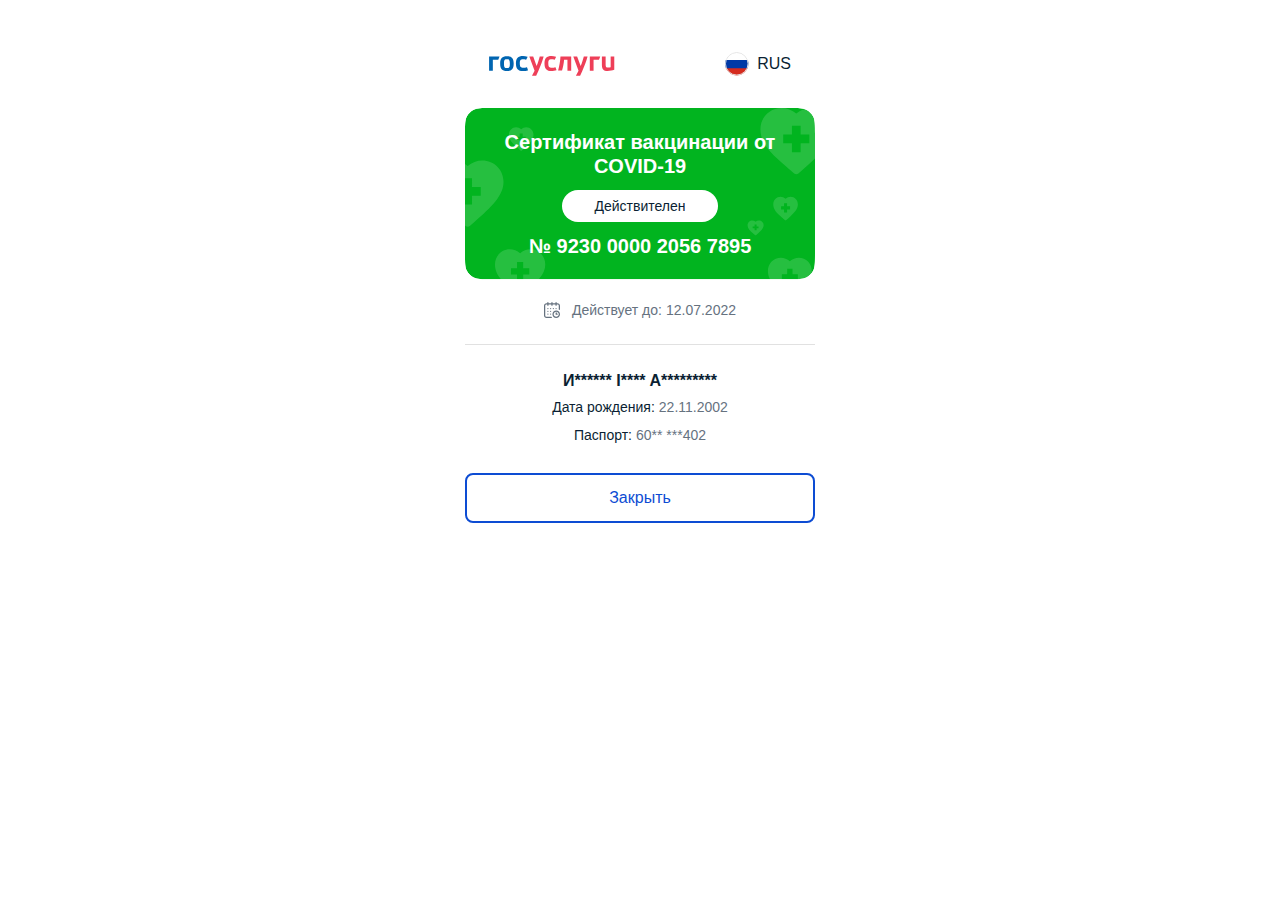
<file: ivaninkeles.html>
<html lang="ru"><head><script>window.serverData = {
  config: {"access.assuranceLevel":"AL15,AL20,AL30","accountSupplierCodes":["USER_ACCOUNT","DYNAMIC_FORM"],"activePage":true,"allowedIPRegions":"10","allowedLangs":["ru","en"],"allowedPsoPages":"all","allowOrdersMessaging":false,"androidAppLink":"https://play.google.com/store/apps/details?id=ru.rostel","applyFormUrl":"https://www.gosuslugi.ru/","authProviderUrl":"auth-provider/oauth/v1/login?rUrl=","authProviderLoginUrl":"//www.gosuslugi.ru/auth-provider/oauth/v1/login?rUrl=","authProviderLogoutUrl":"//www.gosuslugi.ru/auth-provider/oauth/v1/logout?rUrl=","baseUrl":"https://www.gosuslugi.ru","betaWebHost":"https://www.gosuslugi.ru","nlbHost":"http://p00pgunlbservices/config/api/cfg/v2/configs","businessmanOccasionDisabled":false,"cardEditorEnabled":true,"catalogApiUrl":"//www.gosuslugi.ru/api/catalog/v3/","catalogEnabled":true,"catalogInfoBlocksEnabled":true,"cikHotLine":"8-800-200-00-20","cmsUrl":"//www.gosuslugi.ru/api/cms/v1/","cmsUrlV2":"//www.gosuslugi.ru/api/cms/v2/","cookieDomain":".gosuslugi.ru","covidApiUrl":"//www.gosuslugi.ru/api/arm122/v1/","covidCertUrl":"//www.gosuslugi.ru/api/covid-cert/v2/","delayLkTimeInMs":3000,"devMode":false,"discountStartDate":"20.12.2016","downloadAppDisabled":false,"electionApiUrl":"//www.gosuslugi.ru/api/elections/v1/","embeddedSfForm":true,"enableDevicesPso":true,"esepPopupFormUrl":"10086/3","esiaEnabled":true,"esiaUrl":"//esia.gosuslugi.ru","feedbackDisabled":false,"feedbackUnloginedText":true,"fgisDoAppealEnabled":false,"fnsPaymentEnable":true,"fnsPaymentInfoEnabled":true,"formPlayerUrl":"//www.gosuslugi.ru/widgets/prod","formPlayerUrlStatic":"//www.gosuslugi.ru","formPlayerStorageUrl":"//www.gosuslugi.ru/api/storage/v1/files","formPlayerVersion":"http://www.gosuslugi.ru/widgets/version.txt","formsWithoutAuth":"/168640/1/form","frguRadioGroup":true,"geoCodingCacheEnabled":true,"gepsApiUrl":"//www.gosuslugi.ru/api/lk/geps/","gepsLkUrl":"//www.gosuslugi.ru/api/lk/","gepsConfirmUrl":"403227/1","gepsEnabled":true,"gepsHeaderEnabled":true,"gepsUrl":"https://geps.gosuslugi.ru/arm/","gibddKfTarget":"53649/8/","globalSFDadataDebounce":400,"gosbarUrl":"//gosbar.gosuslugi.ru/widget","gosbarUrlStatic":"//gosbar.gosuslugi.ru","gosbarWarningTextEnabled":false,"gosuslugiUrl":"//www.gosuslugi.ru","happyNewYear":false,"ilsPfrSettings":{"firstRequestDelay":1000,"timeoutBetweenRequests":30000,"attemptsCount":3},"imApiUrl":"//www.gosuslugi.ru/api/im/v1/","indexCmsBanner":true,"indexNotificationEnabled":true,"indexPageTemplate":"/tpl/index-forward.html","infoCenterEnabled":true,"informerDutyShow":true,"iosAppLink":"https://itunes.apple.com/ru/app/gosuslugi/id502487330","isPageServiceEnabled":true,"kndEnabled":true,"kndInformerShow":true,"kndUrl":"10007/1/","legalOccasionDisabled":false,"lkApiUrl":"//www.gosuslugi.ru/api/lk/v1/","lkApiUrlInternal":"//p00pgulkapinlb/lk-api/api/lk/v1/","lkBannersDisabled":true,"lkBookingEnabled":false,"lkSwitchEnabled":true,"retargetingVkEnabled":true,"retargetingMailEnabled":true,"logDirname":"./logs","logFileName":"winston-log","logFileSize":"10","loginfilterAuthproviderHost":"https://www.gosuslugi.ru/","loginfilterLocalMode":true,"logLevel":"error","mailDeliveryEnabled":true,"mainPortal":true,"maxFiles":"10","mobileShortLinkEnable":true,"netSfEhcacheSkipUpdateCheck":true,"notificationApiUrl":"//www.gosuslugi.ru/api/notification/v1/","notificationMaxSizeByOrg":10,"notificationsHomepageEnable":true,"notificationsHomepageIosTooltip":true,"notificationShowAll":true,"nsiApiUrl":"//www.gosuslugi.ru/api/nsi/v1/","occasionEnabled":true,"openLkForEveryone":true,"openNotifSetupBlockForOrg":true,"oplataUrl":"//oplata.gosuslugi.ru/","partnersUrl":"https://partners.gosuslugi.ru/","partnersWebHost":"https://partners.gosuslugi.ru/","partyUrl":"https://party.gosuslugi.ru","paymentNewVersion":true,"paymentUrl":"//payment.gosuslugi.ru/","paymentDisclaimer":{"show":true,"title":"Комиссия 0%","text":"При оплате картой «Мир»","icon":"svg/pay/icons/card_mir.svg"},"pdsUrl":"http://p00pgunlbservices/pds/api/pds/v1/pd/","personOccasionDisabled":false,"pguAndroidAppId":"ru.rostel","pguMobileAppAndroidId":"ru.rostel","platform":"EPGU_V4","posUrl":"https://pos.gosuslugi.ru/epgu/","posMinZdravUrl":"https://pos.gosuslugi.ru/epgu/#/medical","posEmergency":"https://pos.gosuslugi.ru/epgu/#/emergency","posGovernment":"https://pos.gosuslugi.ru/epgu/#/government","posUniversal":"https://pos.gosuslugi.ru/epgu/#/new-portal-main","posMainUrl":"https://pos.gosuslugi.ru/epgu/#/main","portalCfgUrl":"//www.gosuslugi.ru/api/portal-cfg/","profileNotificationPageVersion":true,"psoDomain":"https://ssp.gosuslugi.ru","quadrupelUrl":"//www.gosuslugi.ru/api/quadrupel/v1/","opgUrl":"https://widget.gosuslugi.ru/","manualRegionsCacheTime":86400,"cmsConfigCacheTime":86400,"quizNpsEnabled":true,"rateLimitApi":"http://p00pgunlbservices/ratelimit-api/api/ratelimit/v1/","rateCookie":"rc789123","rateHttpCode":429,"rateEnabled":false,"rateTimeout":1000,"redirectMap":{"10001":"/10001/1","/10001":"/10001/1","/10001/result/informer":"/pay","/10002":"/10002/1","/10002/1/form":"/10002/form","/10002/form":"/pay","/10051":"/10005","/10070":"/10005","/10005/1":"/10010","/10005/2":"/10011","/10051/4/form":"/10070/4/form","/10051/5/form":"/10070/5/form","/10051/6/form":"/10070/6/form","/10066/form":"10066/1/form","/10004":"/10050","/10006":"/10052","/10001/1/form":"/pay","/10003/1/form":"/pay","/10001/form":"/pay","/10003/form":"/pay","/10051/4/info":"/10070/4/info","/10051/5/info":"/10070/5/info","/10051/6/info":"/10070/6/info","/14223/1/form":"10999/1/","/181783/1/form":"10999/1","/119654/1/form":"10999/1","/10001/3":"/pay","/10001/3/form":"/pay","/20117/8/form":"/10085","/20092/16/form":"/10083","/44107/3/form":"/10086","/19817/4/form":"/10081","105160/9/form":"/10082","/19806/1/form":"/10085","/19800/1/form":"/10083","/19840/1/form":"/10086","/19807/2/form":"/10081","/53119/1/form":"/10082","/69423/2/form":"/10084/1","/30448/1/form":"/10066/1/","/16816/1/form":"/16816/2/form","/10373":"/10373/1","/10373/1/form":"/10373/form","/72813/1/form":"10084/1/","/31475/2/form":"/334625/1/form","/19786/15/form":"/10085/1/","/159233/12/form":"/10081/1/","/159233/14/form":"/10086/","/159233/15/form":"/10082/","/159233/17/form":"/10083/","/159233/11/form":"/10085/1/","/72073/1/form":"/10066/1/","/48349/9/form":"/10083/","/48349/7/form":"/10085/1/","/48349/6/form":"/10082/","/48349/5/form":"/10086/","/48349/3/form":"/10081/","/101844/1/form":"/10084/1/","/79643/1/form":"/10084/1/","/39469/1/form":"/10083/","/20193/1/form":"/10081/1/","/31062/2/form":"/10086","/31107/2/form":"/10082/","/52912/4/form":"/10085","/85456/2/form":"/334625/1","/11945/2":"/10084/1/","/28764/1/form":"/10086/","/30860/1/form":"/10081/1/","/31513/1/form":"/10085/1/","/31633/1/form":"/10082/","/166066/1/form":"/10083/","/11945/2/form":"/10084/1/form","/11945":"/11945/2/info","/40272/1/form":"/10085/1/form","/94356/1/form":"/10081/1","/34752/5/form":"/10082","/136325/1/form":"/10999/1","/70294/5/form":"/10081/1","/70294/7/form":"/10086","/70294/8/form":"/10082","/70294/9/form":"/10085/1/form","/70294/11/form":"/10083","/75380/1/form":"/10084/1","/151892/2/form":"/10081/1","/151892/4/form":"/10086","/151892/5/form":"/10082","/151892/6/form":"/10085/1","/151892/8/form":"/10083","/35130/2/form":"/10086","/121886/2/form":"/10099/1/form","/52619/4/form":"/10081/1","/67114/5/form":"/10081/1","/67114/7/form":"/10086","/67114/8/form":"/10082","/46554/1/form":"/302869/1","/19032/1/form":"/10066/1","/52619/10/form":"/10083","/52619/7/form":"/10082","/52619/6/form":"/10086","/52619/8/form":"/10085/1","/43497/1/form":"/10084/1/form","/100315/1/form":"/10999","/312960/1/form":"/10999","/32252/1/form":"/10999/1","/31766/1/form":"/10999/1","/31221/1/form":"/10999/1","/32250/1/form":"/10999/1","/31273/1/form":"/10999/1","/32570/1/form":"/10999/1","/31060/1/form":"/10999/1","/31898/1/form":"/10999/1","/32554/1/form":"/10999/1","/33513/1/form":"/10999/1","/32085/1/form":"/10999/1","/31390/1/form":"/10999/1","/32214/1/form":"/10999/1","/32119/1/form":"/10999/1","/32280/1/form":"/10999/1","/33506/1/form":"/10999/1","/31752/1/form":"/10999/1","/31191/1/form":"/10999/1","/31043/1/form":"/10999/1","/32612/1/form":"/10999/1","/31122/1/form":"/10999/1","/31091/1/form":"/10999/1","/31932/1/form":"/10999/1","/32652/1/form":"/10999/1","/76062/1/form":"10084/1","/151468/2/form":"/10999","/18058/17/form":"10083/1","/275082/1/form":"/10999","/137424/2/form":"/10999","/164023/1/form":"/10999","/15708/2/form":"/10999","/51270/2/form":"/10999","/215258/2/form":"/10999","/177523/2/form":"/10999","/70649/6/form":"/10999","/162454/1/form":"/10999","/197724/3/form":"/10999","/12203/2/form":"/10999","/163868/1/form":"/10999","/169047/1/form":"/10999/","/77950/1/form":"/10066/1","/259848/1/form":"/10066/1","/59447/2/form":"/10084/1/","/19786/14/form":"/10082","/19786/11/form":"/10081","/19786/13/form":"/10086","/48811/1/form":"/10999","/149802/2/form":"/10999","/88173/1/form":"/10999","/64426/2/form":"/10999","/72546/2/form":"/10999","/49976/2/form":"/10999","/48820/1/form":"/10999","/149802/1/form":"/10999","/59572/3/form":"/10999","/48858/2/form":"/10999","/176797/1/form":"/10999","/48858/1/form":"/10999","/59378/2/form":"/10999","/77829/1/form":"/10999","/51100/1/form":"/10999","/64426/1/form":"/10999","/124870/2/form":"/10999","/61270/1/form":"/10999","/146682/1/form":"/10999","/124870/1/form":"/10999","/77829/2/form":"/10999","/65961/1/form":"/10999","/49976/1/form":"/10999","/74028/1/form":"/10999","/90954/3/form":"/10999","/48614/1/form":"/10999","/65961/2/form":"/10999","/48271/2/form":"/10999","/48271/1/form":"/10999","/146682/2/form":"/10999","/48234/1/form":"/10999","/59378/1/form":"/10999","/72546/1/form":"/10999","/88173/2/form":"/10999","/62592/5/form":"/10999","/70710/1/form":"/332579/1","/176759/1/form":"/332579/1","/177496/1/form":"/332579/1","/74126/1/form":"/332579/1","/56929/2/form":"/332579/1","/70408/2/form":"/332579/1","/164747/4/form":"/332579/1","/66245/1/form":"/332579/1","/70458/1/form":"/332579/1","/163920/2/form":"/332579/1","/161749/1/form":"/332579/1","/163802/8/form":"/332579/1","/163062/1/form":"/332579/1","/53858/2/form":"/334625/1","/19811/1/form":"/10081/1","/19848/1/form":"/10086","/19835/1/form":"/10082","/19825/1/form":"/10085/1","/12863/2/form":"/10999","/152576/1/info":"/10081/1","/152576/3/info":"/10086","/152576/4/info":"/10082","/152576/5/info":"/10085/1","/108074/10/form":"/10081/1/form","/108074/12/form":"/10085/1/form","/108074/5/form":"/10082/1/form","/108074/11/form":"/10086/3/form","/108074/13/form":"/10082/2/form","/108074/4/form":"/10086/1/form","/108074/29/form":"/10086/2/form","/84266/1/form":"/332578/2/form","/76055/1/form":"/332578/2/form","/84027/2/form":"/332579/1/form","/39281/1/form":"/332579/1/form","/81854/3/form":"/332579/1/form","/45016/1/form":"/332579/1/form","/109651/1/form":"/332579/1/form","/38852/1/form":"/332579/1/form","/44907/1/form":"/332579/1/form","/24225/5":"/24225/4","/24225/5/info":"/24225/4","/24225/5/form":"/24225/4","/104836/1/form":"/332575/2","/70230/1/form":"/334625/1/form","/125307/1/form":"/332574/2","/195517/1/form":"/332575/2","/55891/1/form":"/332576/2","/125307/3/form":"/332577/2","/32714/2/form":"/332578/2/form","/71973/6/form":"/334625/1/form","/12760/1/form":"/10081/1/form","/12815/1/form":"/10086/2/form","/12830/1/form":"/10082/1/form","/12779/1/form":"/10083/1/form","/48820/3/form":"/10999","/121935/11/form":"/10084/1","/53378/1/form":"/332576/2","/19818/2/info":"/10081/1","/19818/4/info":"/10086","/19818/5/info":"/10082","/19818/6/info":"/10085/1","/21079/15/form":"/10085/1","/19818/2":"/10081/1","/19818/4":"/10086","/19818/5":"/10082","/19818/6":"/10085/1","/342017/1/form":"/334625/1/form","/59378/4/form":"/10999","/149802/3/form":"/10999/","/54026/1/form":"/332578/2/form","/14999/2/form":"/332579/1/form","/115095/2/form":"/332576/2/form","/25623/1/form":"/332574/2/form","/25340/1/form":"/332575/2/form","/30993/1/form":"/332575/2/form","/109651/2/form":"/332579/1/form","/107530/1/info":"/332578/2","/318649/1/info":"/332578/2","/127607":"/332578/2","/344684/1/info":"/332578/2","/78502":"/332578/2","/335305/1/info":"/332578/2","/19387/1/form":"/332576/2/form","/160054/8/form":"/10086/2/form","/160054/10/form":"/10086/1/form","/160054/9/form":"/10086/3/form","/371734/1/form":"/10081/1/form","/369131/2/form":"/10082/1/form","/369131/1/form":"/10082/2/form","/372007/1/form":"/10083/1/form","/372007/2/form":"/10083/2/form","/100585/2/form":"/10082","/99450/2/form":"/10081/1","/97939/2/form":"/10086","/101116/2/form":"/10083","/98395/2/form":"/10085/1","/267333/1/form":"/332577/2/form","/151892/16/form":"/10082","/380751/1/form":"/10083/1/form","/380946/1/form":"/10086/3","/380750/1/form":"/10081/1","/380725/2/form":"/10082/1","/65844/2/form":"/10084/1","/265359/1/form":"/332579/1","/71873/1/form":"/10066/1/form","/92733/1/form":"/332576/2","/55817/3/form":"/10999","/53537/3/form":"/392165","/147828/3/form":"/10081/1","/147828/5/form":"/10086","/147828/6/form":"/10082","/147828/7/form":"/10085/1","/147828/9/form":"/10083","/396592/1/form":"/332578/2/form","/397765/1/form":"/397203/1/form","/48349/8/form":"/392165","/48349/10/form":"/367477/1","/48349/11/form":"/367477/1","/48349/12/form":"/367477/1","/48349/13/form":"/367477/1","/48349/14/form":"/367477/1","/48349/15/form":"/367477/1","/48349/16/form":"/367477/1","/398798/1/form":"/10999","/29170/24/form":"/10081/1","/29170/25/form":"/10082","/29170/19/form":"/10086","/29170/18/form":"/10085/1","/103333/7/form":"/367477/1","/10050/1":"/600124/1/form","/10050/1/form":"/600124/1/form","/10050/3":"/600124/1/form","/10050/3/form":"/600124/1/form","/500605/1/info":"//knd.gosuslugi.ru"},"recipeUrl":"https://recept.gosuslugi.ru/","recipePageEnabled":true,"registerCovidUrl":"//www.gosuslugi.ru/api/register-covid/v2/","searchApiUrl":"//www.gosuslugi.ru/api/search/v1/","searchSputnikApiUrl":"//www.gosuslugi.ru/api/search-autocomplete/","searchSputnikEnabled":true,"serviceTimeoutEnabaled":false,"sfUrl":"//www.gosuslugi.ru/api/sf/v1/","showPsoOnlyForAuthorized":false,"showRestoreAction":false,"siaWebHost":"https://esia.gosuslugi.ru","sliderTimer":4000,"smsNotificationsEnabled":false,"storageApi":"//www.gosuslugi.ru/api/storage/v1/","storageApiV2":"//www.gosuslugi.ru/api/storage/v2/","superServiceAsideEnabled":false,"tabsEnabled":true,"timeoutRequisites":24,"timingApi":"//www.gosuslugi.ru/health/","timingApiUrl":"//www.gosuslugi.ru/health/","throbber":{"throbberHeader":"Идет загрузка","throbberSubHeader":"Это может занять некоторое время"},"urlBeta":"https://www.gosuslugi.ru/","urlLk":"https://lk.gosuslugi.ru/","userApiSwitcher":true,"utilitiesIconsEnabled":false,"viewType":"PORTAL","orgHomeVotingUrl":"555023/1/","constDate":"2020-07-01","constUrl":"https://deg.gosuslugi.ru/info/","mobizUrl":"https://mobiz.gosuslugi.ru/info/","showConstitutionButtons":false,"gscoreJSEnabled":false,"dasJSEnabled":false,"yandexMetric":9722908,"enterpriseYandexMapsEnabled":true,"eservicesWithTrustedComment":"10000024869,10000026266,10000026350,10000101726,10000102586","lsPageServiceEnabled":true,"intNsiApiUrl":"//p00pgunlbservices/nsiv2/api/nsi/v1/","intCmsUrl":"//p00pgunlbservices/cmsservice/api/cms/v1/","intCatalogApiUrl":"//p00pgunlbservices/api/catalog/v3/","intQuadrupelUrl":"//p00pgunlbservices/api/quadrupel/v1/","ngAPI":"//www.gosuslugi.ru/api/ng/v1/","opengraphCacheTime":600,"mobAccessTokenUrl":"http://p00pgulkapinlb/lk-api/internal/api/lk/v1/users/mobile/token","mapApiUrl":"//www.gosuslugi.ru/api/map/v1/","unauthPaymentUrl":"//oplata.gosuslugi.ru","delegationEnabled":false,"appealFormUrl":"//www.gosuslugi.ru/352356/1/form","knoInfoServiceCode":"10008/1","knoPollServiceCode":"10009/1","modalNotice":[{"regions":["^65d*"],"start":"2019-12-14T19:00:00.000Z","end":"2019-12-15T02:00:00.000Z","code":"school2019"}],"schoolFormLink":"https://www.gosuslugi.ru/24225/11/form","cultureWidgetUrl":"https://pro.culture.ru/widgets/embed/htuemyj8a1jyjwmw","cardMirActionEnable":true,"celebration":"#2862AC","regVotingUrl":"555012/1/","fedVotingUrl":"555021/1/","changeUikStartDays":"60","changeUikFinishDays":"6","regionsWithoutForm":[],"homeVotingFinishDays":"6","payFaqIds":{"COMMON":[[2420,3482],[24,31],[24,2400],[3922,3930],[24,2382]],"FINE":[[27,2015],[27,3206],[27,2460],[27,3862],[27,2375],[24,31]],"FNS":[[26,3622],[26,3052],[26,2384],[24,31],[3922,3930]],"FSSP":[[1000101,2395],[1000101,100278],[1000105,100282],[1000105,100285],[1000105,100286]],"STATE_DUTY":[[2420,2421],[24,2260],[2420,2444],[2420,2830],[2420,3342],[2420,3220]],"ACCOUNT":[[2420,3482],[24,31],[24,2400],[3922,3930],[24,2382]],"UIN":[[24,2400],[24,31],[26,3622],[27,2015],[24,2382]]},"edinformerShowTabWithoutQuittance":true,"routingCodeForPay":"MNSV08","captchaPluginUrl":"/captcha/static/captcha-plugin-min.js","captchaServiceUrl":"/captcha/api/public/v1/result","ipshApi":"//www.gosuslugi.ru/api/pay/v1/","paygateApiUrl":"//www.gosuslugi.ru/api/pay/public/v1/paygate/","availablePayoutStudent":false,"homeVotingUrl":"555023/1/","homeVotingStartDays":"43","bioAuthProviderUrl":"auth-provider/bio-login?rUrl=","bioResultAuthProviderUrl":"auth-provider/bio-login-result?rUrl=","showCikCallDays":"6","formEndPeriodText":"Если в день голосования Вы не сможете прийти на избирательный участок по уважительной причине (болезнь, инвалидность), до 14:00 8 сентября 2019 года по местному времени Вы можете подать письменное заявление или устное обращение в свою избирательную комиссию.","izbirkollsElectionPercents":5,"mgikHotLine":"+7 (495) 539-55-55","mobEuroprotocolTokenUrl":"http://p00pgulkapinlb/lk-api/internal/api/lk/v1/users/token/europrotocol","redirectToLk":["555013/1","555012/1"],"electionOrderChangeDays":21,"importantElectionName":"","importantElectionDate":"","importantElectionVrnVibRef":"","notMatchedElectionsStartDate":"05.06.2020","notMatchedElectionsEndDate":"01.07.2020","coronaDiaryForm":"/394243/1","posEnabled":true,"posCardUrl":"/10090/1","posButtonName":"Написать сообщение","referendumResultHideStatuses":["1200","2000"],"pay3_7Link":"397203/1","secondMedicClaimId":"397566","sopUrl":"https://sop.gosuslugi.ru/","logStdoutEnabled":true,"sopTestUrl":"https://sop.test.gosuslugi.ru/","sopAuthData":{"Api-Key":"8474c0d6-52ef-43af-a96a-32be0def70f8"},"digitalPassBannerText":"Сейчас цифровые пропуска на портале Госуслуг и в приложении СТОП Коронавирус можно оформить в этих регионах: Архангельская область, Владимирская область, Волгоградская область, Забайкальский край, Иркутская область, Магаданская область, Московская область, Новосибирская область, Орловская область, Приморский край, Республика Дагестан, Республика Мордовия, Ростовская область, Сахалинская область, Тамбовская область, Тульская область, Хабаровский край, Ярославская область","enableComingSoonBanner":true,"universityCheckServiceUrl":true,"ppGetUserFavoritesUrl":"https://abitur.cbias.ru/lk/eapi/getUserFavorites","universityApiUrl":"//www.gosuslugi.ru/api/university/v1/","universityFormUrl":"10077/1/form","proactiveHideElkDisclaimer":["382814294","321176899"],"urlAtHomeElections":"","urlDeputiesElections":"/555061/1","urlRegionsElections":"/555062/1","partnersCmsApiV2":"//www.gosuslugi.ru/api/cms/v2/partners/","showMenuBtns":false,"staticDomain":"https://gu-st.ru/portal-st/","staticDomainAssetsPath":"https://gu-st.ru/portal-st/assets/","staticDomainLibAssetsPath":"https://gu-st.ru/portal-st/lib-assets/","newSfApiUrl":"//www.gosuslugi.ru/api","sfPlayerUrl":"//www.gosuslugi.ru/widgets/prod/player.build.html","mainPageServicesMaxCount":6,"mainPageSituationsMaxCount":5,"mainPageStructuresMaxCount":4,"reloadServicePage":true,"pagesAsOldPortal":["/exposure_notification","/landing/fssp","/egisso/","/landing/vaccination","/dom","/census","/departments"],"messageservice":"http://p00pgunlbservices/messageservice/","egissoApiUrl":"//www.gosuslugi.ru/api/egisso/v1/questions/","pagesWithSmallFooter":["/","/legal-entity","/entrepreneur","/new","/departments","/pay","/goskey","/landing/legal_entity_grants"],"searchQueryTimeout":200,"burgerDemoMode":true,"showPopupBackOldPortal":true,"newSputnikSearchEnabled":true,"showMenuDigitalAssistant":false,"linkToNewOldPortal":true,"vaccineUrl":"//www.gosuslugi.ru/api/vaccine/v1/","brokerUrl":"https://bot.gosweb.gosuslugi.ru/","brokerApiPath":"api/v2/","mainBlocksData":"//www.gosuslugi.ru/api/mainpage/v4","catalogApiService":"//www.gosuslugi.ru/api/catalog-service/v1/","goskey":{"googleApp":"https://play.google.com/store/apps/details?id=ru.gosuslugi.goskey","appleApp":"https://apps.apple.com/ru/app/id1566096745","huaweiApp":"https://appgallery.huawei.com/#/app/C104297607","video":"https://www.youtube.com/watch?v=alxH8XmgiMI","docs":[{"title":"Федеральный закон от 30 декабря 2020 г. № 533-ФЗ о внесении изменений в Федеральный закон «О связи»","link":"http://publication.pravo.gov.ru/Document/View/0001202012300048"},{"title":"Постановление Правительства РФ от 24 мая 2021 г. № 775 о внесении изменений в постановление Правительства Российской Федерации от 25 июня 2012 г. № 634 о видах электронной подписи","link":"http://publication.pravo.gov.ru/Document/View/0001202105260029"},{"title":"Постановление Правительства от 15 июля 2021 г. № 1207 о проведении эксперимента по использованию усиленной электронной подписи при предоставлении услуг","link":"http://publication.pravo.gov.ru/Document/View/0001202107160047"}]},"emergencyModeTwoCookieName":"w-r-ii","emergencyModeTwoCookieMaxAge":3600,"emergencyModeThreeCookieName":"w-r-iii","emergencyModeThreeCookieMaxAge":3600,"waitingRoomTime":{"minutes":"5","seconds":"00"},"benefitSchoolLink":"//posobie2021.gosuslugi.ru/10623/1/form","benefitPregnancyLink":"//posobie2021.gosuslugi.ru/10624/1/form","benefitFor817Link":"//posobie2021.gosuslugi.ru/10625/1/form","benefitSchoolDisableData":{"disabled":false,"disableText":"Подача заявлений с 15 июля","text":"Подать заявление или проверить его статус"},"waitingRoomUsersCount":"1 500 000","widgetVer":"http://www.gosuslugi.ru/widgets/version.txt","pixelEnabled":true,"pixelDomain":"//voxel.gosuslugi.ru/1x1.png","showNewDesignPsoHelp":true,"defaultPsoTab":"info-tab","excludePsoFromMain":false,"statSputnikUrl":"//stat.sputnik.ru/match.gif?partner_id=epgu","edsEmailFileMaxSize":20971520,"lkUrl":"https://lk.gosuslugi.ru/","betaUrl":"https://www.gosuslugi.ru/","androidAppBusinessLink":"https://play.google.com/store/apps/details?id=ru.minsvyaz.gu_business","iosAppBusinessLink":"https://apps.apple.com/ru/app/gosuslugi/id1372085024","isLk":false,"metricId":9722908,"notificationsHomepage":true,"iosTooltip":true,"infocenterMobileAppPlatforms":"110","lkApiUrlv2":"//www.gosuslugi.ru/api/lk/v2/","lkScanFeatureEnabled":false,"internalLkApiUrl":"//p00pgulkapinlb/lk-api/api/lk/v1/","staticDomain4Proxy":"https://gu-st.ru/portal-st","gisdoUrl":"https://do.gosuslugi.ru/","gosbarResourceVersion":"fh=1625751546043","formPlayerResourceVersion":"http://www.gosuslugi.ru/widgets/version.txt","formPlayerHashVersion":"http://www.gosuslugi.ru/widgets/version.txt","staticHashParamName":"","formPlayerNodeJS":false,"iosAppId":"","androidAppId":"ru.rostel","winstonLogLevel":false,"winstonLogMaxfileSize":false,"totalOrderFileSize":-1,"socialAboutUrl":"https://www.gosuslugi.ru/help/faq/lichnyy_kabinet/3642","socialBinds":{"vk":"https://vk.me/new.gosuslugi","ok":"https://ok.ru/messages/group/53448020721829","vb":"viber://pa?chatURI=gosuslugi&text="},"socialNetworks":{"vk":"https://vk.me/new.gosuslugi","ok":"https://ok.ru/gosuslugi","fb":"https://www.facebook.com/new.gosuslugi","tg":"https://t.me/gosuslugi"},"appStores":{"appStore":"https://redirect.appmetrica.yandex.com/serve/529060629282032912","googlePlay":"https://redirect.appmetrica.yandex.com/serve/745233407570662167","appGallery":"https://appgallery8.huawei.com/#/app/C101280309"},"vehiclesImportLinks":{"example":"https://gu-st.ru/content/lk/ts/example.csv","instruction":"https://gu-st.ru/content/lk/ts/instruction.docx"},"visibilityDFC":false,"cacheTimeRequest":10,"suggestsApi":"https://dev01.pgu2-pub.test.gosuslugi.ru/suggests2/api/drafts/v1/suggests/","kndDomain":"//knd.gosuslugi.ru/","enableGosPassport":false,"enableDoctorCall":false,"partnersApiUrl":"//partners.gosuslugi.ru/","elmOnCategory":false,"lkLegalUrl":"https://www.gosuslugi.ru/pgu/personcab#_data-common","WLProxySSL":true,"openPlatformUrl":"https://widget.gosuslugi.ru/","mapUrl":"https://map.gosuslugi.ru/","proxyUrl":"//pgu-devfed.test.gosuslugi.ru/proxy/","changeFundUrl":"https://www.gosuslugi.ru/257013","excludeMenuItems":"{}","certificationAuthoritiesLink":"https://digital.gov.ru/ru/activity/govservices/certification_authority","confirmBy":{"sberbank":"https://www.sberbank.ru/ru/person/dist_services/gosuslugi/accounting_confirmation","tinkoff":"https://www.tinkoff.ru/payments/categories/state-services/esia/","pochtaBank":"https://www.pochtabank.ru/service/gosuslugi","ra":"https://map.gosuslugi.ru/co"},"dsWidget":{"pluginUpload":"https://ds-plugin.gosuslugi.ru/plugin/upload/Index.spr","ministry":"http://minsvyaz.ru/ru/directions/?regulator=118","currentHost":"https://lk.gosuslugi.ru","kriptopro":"http://www.cryptopro.ru/products/fkc/kriptopro-csp-uec/getwithplugin","manual":"http://static.gosuslugi.ru/cms/htdocs/0/0/0/0/0/0/0/0/0/plugin_manual.pdf"},"ipshPPCApi":"//gosuslugi.ru/api/pay/ppc/v1/","axiosTimeout":60000,"maxFreeSockets":5,"maxSockets":20,"keepAliveEnabled":true,"yaCounter":24845174,"sputnikMapEnabled":false,"sputnikMapApiKey":"1uE2cu6C0NYu","degSuccessOrderStatusId":3,"firstWaveEndDate":"2020-08-02T00:00:00.000","changePassportRfUrl":"10052/1","changeForeignPassportUrl":"10005","mvdRequestUrl":"https://xn--b1aew.xn--p1ai/request_main","homeToUikFinish":[],"signCollectionStopHours":"18","appealServiceUrl":"600305/1","refundServiceUrl":"10100/2","fineAppealDisabled":false,"showElectionLandingLink":false,"timestampCache":1628887693481,"newSfMocks":[],"showEgisso":false,"egissoHelpUrl":"http://egisso.ru/site/page/sendAstpMessage","forceRegistryOfficeData":false,"fsspApiUrl":"//gosuslugi.ru/api/fssp/v1/","fsspProceedJudDataTimeOut":10,"fsspProceedJudDataTotalAttemptTime":30,"fsspRestrictionsWaitTime":60,"fsspRestrictionsWaitTimeInterval":5,"gepsFilesRetryCount":3,"gepsFilesDelayValue":4000,"appealRequestTimeout":3,"appealRequestLimit":10,"showContactFsspButton":false,"exposureApp":{"ios":"","google":""},"delayKindergartenQueue":15000,"kindergartenApiUrl":"//gosuslugi.ru/api/kindergarten/v1/","partnersSwitchEnabled":false,"smartSearchParams":[],"statusCommentPOSQuiz":[3],"statusCommentHashUrl":"https://pos.gosuslugi.ru/feedback?appealHash=","maxUploadFilesSize":104857600,"maxUploadFilesSizeItem":10485760,"showNewChildHealthTab":false,"showMedicalOrg":false,"showChildMedicalOrg":false,"showMedicalPolicyAndOrg":false,"showDisabledPersonInfo":false,"recordStatusValues":["397185_1","400622_1"],"consultationDocLink":"https://gostelemed.ru/gosuslugi","spoApiUrl":"//gosuslugi.ru/api/spo/1/lk/","showEducationDocuments":true,"showEgeResults":true,"benefitSchoolDisableDataPug":{"disabled":false,"disableText":"Подача заявлений с 15 июля","text":"Подать заявление или проверить его статус"},"goskluchGoogleLink":"","goskluchAppleLink":"","goskluchHuaweiLink":"","candidateStopSignatureExceptionCase":[],"vuzCampaignEndDate":1598486400000,"yandexMapsApiKey":"9e8e2fc4-5970-4ca6-95c5-3e620095e8e3","vuzFirstWaveStartDate":1598054400000,"vuzFirstWaveEndDate":1598227200000,"searchPing":30,"vuzSecondWaveEndDate":1598400000000,"feedbackText":"Пришло много вопросов, и мы не успеваем отвечать. Скоро мы ответим на накопившиеся сообщения, и вы сможете задать вопрос.<div class='offset-top-x-sm'>Посмотрите раздел <a class='text-link' href='/help'>&quot;Помощь и поддержка&quot;</a>. Наверняка, там уже есть ответ на ваш вопрос.</div>","gibddServiceEnabled":true,"vuzEndDate":1632690000000,"vuzSecondWaveStartDate":1598227200000,"showGepsEzpPopup":false,"gibddPhotoEnabled":true,"actualElectionInfoDate":"14.08.2021","notFeedbackEnabled":false,"feedbackTitle":"Мы на время закрыли прием новых обращений","psoFeedbackEnabled":true,"manualRegions":"{\"tula\":{\"cases\":[\"Тульская область\",\"Тульской области\",\"Тульской области\",\"Тульскую область\",\"Тульской областью\",\"Тульской области\"],\"okato\":\"70000000000\"},\"oryol\":{\"cases\":[\"Орловская область\",\"Орловской области\",\"Орловской области\",\"Орловскую область\",\"Орловской областью\",\"Орловской области\"],\"okato\":\"54000000000\"},\"omsk\":{\"cases\":[\"Омская область\",\"Омской области\",\"Омской области\",\"Омскую область\",\"Омской областью\",\"Омской области\"],\"okato\":\"52000000000\"},\"astrakhan\":{\"cases\":[\"Астраханская область\",\"Астраханской области\",\"Астраханской области\",\"Астраханскую область\",\"Астраханской областью\",\"Астраханской области\"],\"okato\":\"12000000000\"},\"vladimir\":{\"cases\":[\"Владимирская область\",\"Владимирской области\",\"Владимирской области\",\"Владимирскую область\",\"Владимирской областью\",\"Владимирской области\"],\"okato\":\"17000000000\"},\"stavropol\":{\"cases\":[\"Ставропольский край\",\"Ставропольского края\",\"Ставропольскому краю\",\"Ставропольский край\",\"Ставропольским краем\",\"Ставропольском крае\"],\"okato\":\"07000000000\"},\"khanty-mansi\":{\"cases\":[\"Ханты-Мансийский автономный округ - Югра\",\"Ханты-Мансийского автономного округа - Югры\",\"Ханты-Мансийскому автономному округу - Югре\",\"Ханты-Мансийский автономный округ - Югру\",\"Ханты-Мансийским автономным округом - Югрой\",\"Ханты-Мансийском автономном округе - Югре\"],\"okato\":\"71100000000\"},\"magadan\":{\"cases\":[\"Магаданская область\",\"Магаданской области\",\"Магаданской области\",\"Магаданскую область\",\"Магаданской областью\",\"Магаданской области\"],\"okato\":\"44000000000\"},\"khakassia\":{\"cases\":[\"Республика Хакасия\",\"Республики Хакасия\",\"Республике Хакасия\",\"Республику Хакасия\",\"Республикой Хакасия\",\"Республике Хакасия\"],\"okato\":\"95000000000\"},\"vologda\":{\"cases\":[\"Вологодская область\",\"Вологодской области\",\"Вологодской области\",\"Вологодскую область\",\"Вологодской областью\",\"Вологодской области\"],\"okato\":\"19000000000\"},\"moscow\":{\"cases\":[\"город Москва\",\"города Москвы\",\"городу Москве\",\"город Москву\",\"городом Москвой\",\"городе Москве\"],\"okato\":\"45000000000\"},\"irkutsk\":{\"cases\":[\"Иркутская область\",\"Иркутской области\",\"Иркутской области\",\"Иркутскую область\",\"Иркутской областью\",\"Иркутской области\"],\"okato\":\"25000000000\"},\"north-ossetia-alania\":{\"cases\":[\"Республика Северная Осетия - Алания\",\"Республики Северная Осетия - Алания\",\"Республике Северная Осетия - Алания\",\"Республику Северная Осетия - Алания\",\"Республикой Северная Осетия - Алания\",\"Республике Северная Осетия - Алания\"],\"okato\":\"90000000000\"},\"nizhny-novgorod\":{\"cases\":[\"Нижегородская область\",\"Нижегородской области\",\"Нижегородской области\",\"Нижегородскую область\",\"Нижегородской областью\",\"Нижегородской области\"],\"okato\":\"22000000000\"},\"ulyanovsk\":{\"cases\":[\"Ульяновская область\",\"Ульяновской области\",\"Ульяновской области\",\"Ульяновскую область\",\"Ульяновской областью\",\"Ульяновской области\"],\"okato\":\"73000000000\"},\"primorsky\":{\"cases\":[\"Приморский край\",\"Приморского края\",\"Приморскому краю\",\"Приморский край\",\"Приморским краем\",\"Приморском крае\"],\"okato\":\"05000000000\"},\"kamchatka\":{\"cases\":[\"Камчатский край\",\"Камчатского края\",\"Камчатскому краю\",\"Камчатский край\",\"Камчатским краем\",\"Камчатском крае\"],\"okato\":\"30000000000\"},\"ingushetia\":{\"cases\":[\"Республика Ингушетия\",\"Республики Ингушетия\",\"Республике Ингушетия\",\"Республику Ингушетия\",\"Республикой Ингушетия\",\"Республике Ингушетия\"],\"okato\":\"26000000000\"},\"kemerovo\":{\"cases\":[\"Кемеровская область\",\"Кемеровской области\",\"Кемеровской области\",\"Кемеровскую область\",\"Кемеровской областью\",\"Кемеровской области\"],\"okato\":\"32000000000\"},\"kostroma\":{\"cases\":[\"Костромская область\",\"Костромской области\",\"Костромской области\",\"Костромскую область\",\"Костромской областью\",\"Костромской области\"],\"okato\":\"34000000000\"},\"bashkortostan\":{\"cases\":[\"Республика Башкортостан\",\"Республики Башкортостан\",\"Республике Башкортостан\",\"Республику Башкортостан\",\"Республикой Башкортостан\",\"Республике Башкортостан\"],\"okato\":\"80000000000\"},\"tyumen\":{\"cases\":[\"Тюменская область\",\"Тюменской области\",\"Тюменской области\",\"Тюменскую область\",\"Тюменской областью\",\"Тюменской области\"],\"okato\":\"71000000000\"},\"volgograd\":{\"cases\":[\"Волгоградская область\",\"Волгоградской области\",\"Волгоградской области\",\"Волгоградскую область\",\"Волгоградской областью\",\"Волгоградской области\"],\"okato\":\"18000000000\"},\"yaroslavl\":{\"cases\":[\"Ярославская область\",\"Ярославской области\",\"Ярославской области\",\"Ярославскую область\",\"Ярославской областью\",\"Ярославской области\"],\"okato\":\"78000000000\"},\"tver\":{\"cases\":[\"Тверская область\",\"Тверской области\",\"Тверской области\",\"Тверскую область\",\"Тверской областью\",\"Тверской области\"],\"okato\":\"28000000000\"},\"zabaykalsky\":{\"cases\":[\"Забайкальский край\",\"Забайкальского края\",\"Забайкальскому краю\",\"Забайкальский край\",\"Забайкальским краем\",\"Забайкальском крае\"],\"okato\":\"76000000000\"},\"khabarovsk\":{\"cases\":[\"Хабаровский край\",\"Хабаровского края\",\"Хабаровскому краю\",\"Хабаровский край\",\"Хабаровским краем\",\"Хабаровском крае\"],\"okato\":\"08000000000\"},\"rostov\":{\"cases\":[\"Ростовская область\",\"Ростовской области\",\"Ростовской области\",\"Ростовскую область\",\"Ростовской областью\",\"Ростовской области\"],\"okato\":\"60000000000\"},\"udmurt\":{\"cases\":[\"Удмуртская Республика\",\"Удмуртской Республики\",\"Удмуртской Республике\",\"Удмуртскую Республику\",\"Удмуртской Республикой\",\"Удмуртской Республике\"],\"okato\":\"94000000000\"},\"krasnoyarsk\":{\"cases\":[\"Красноярский край\",\"Красноярского края\",\"Красноярскому краю\",\"Красноярский край\",\"Красноярским краем\",\"Красноярском крае\"],\"okato\":\"04000000000\"},\"orenburg\":{\"cases\":[\"Оренбургская область\",\"Оренбургской области\",\"Оренбургской области\",\"Оренбургскую область\",\"Оренбургской областью\",\"Оренбургской области\"],\"okato\":\"53000000000\"},\"sakha-yakutia\":{\"cases\":[\"Республика Саха (Якутия)\",\"Республики Саха (Якутия)\",\"Республике Саха (Якутия)\",\"Республику Саха (Якутия)\",\"Республикой Саха (Якутия)\",\"Республике Саха (Якутия)\"],\"okato\":\"98000000000\"},\"voronezh\":{\"cases\":[\"Воронежская область\",\"Воронежской области\",\"Воронежской области\",\"Воронежскую область\",\"Воронежской областью\",\"Воронежской области\"],\"okato\":\"20000000000\"},\"buryatia\":{\"cases\":[\"Республика Бурятия\",\"Республики Бурятия\",\"Республике Бурятия\",\"Республику Бурятия\",\"Республикой Бурятия\",\"Республике Бурятия\"],\"okato\":\"81000000000\"},\"kirov\":{\"cases\":[\"Кировская область\",\"Кировской области\",\"Кировской области\",\"Кировскую область\",\"Кировской областью\",\"Кировской области\"],\"okato\":\"33000000000\"},\"saint-petersburg\":{\"cases\":[\"город Санкт-Петербург\",\"города Санкт-Петербурга\",\"городу Санкт-Петербургу\",\"город Санкт-Петербург\",\"городом Санкт-Петербургом\",\"городе Санкт-Петербурге\"],\"okato\":\"40000000000\"},\"kurgan\":{\"cases\":[\"Курганская область\",\"Курганской области\",\"Курганской области\",\"Курганскую область\",\"Курганской областью\",\"Курганской области\"],\"okato\":\"37000000000\"},\"ryazan\":{\"cases\":[\"Рязанская область\",\"Рязанской области\",\"Рязанской области\",\"Рязанскую область\",\"Рязанской областью\",\"Рязанской области\"],\"okato\":\"61000000000\"},\"komi\":{\"cases\":[\"Республика Коми\",\"Республики Коми\",\"Республике Коми\",\"Республику Коми\",\"Республикой Коми\",\"Республике Коми\"],\"okato\":\"87000000000\"},\"arkhangelsk\":{\"cases\":[\"Архангельская область\",\"Архангельской области\",\"Архангельской области\",\"Архангельскую область\",\"Архангельской областью\",\"Архангельской области\"],\"okato\":\"11000000000\"},\"karachay-cherkess\":{\"cases\":[\"Карачаево-Черкесская Республика\",\"Карачаево-Черкесской Республики\",\"Карачаево-Черкесской Республике\",\"Карачаево-Черкесскую Республику\",\"Карачаево-Черкесской Республикой\",\"Карачаево-Черкесской Республике\"],\"okato\":\"91000000000\"},\"kursk\":{\"cases\":[\"Курская область\",\"Курской области\",\"Курской области\",\"Курскую область\",\"Курской областью\",\"Курской области\"],\"okato\":\"38000000000\"},\"tomsk\":{\"cases\":[\"Томская область\",\"Томской области\",\"Томской области\",\"Томскую область\",\"Томской областью\",\"Томской области\"],\"okato\":\"69000000000\"},\"smolensk\":{\"cases\":[\"Смоленская область\",\"Смоленской области\",\"Смоленской области\",\"Смоленскую область\",\"Смоленской областью\",\"Смоленской области\"],\"okato\":\"66000000000\"},\"sevastopol\":{\"cases\":[\"город Севастополь\",\"города Севастополя\",\"городу Севастополю\",\"город Севастополь\",\"городом Севастополем\",\"городе Севастополе\"],\"okato\":\"67000000000\"},\"perm\":{\"cases\":[\"Пермский край\",\"Пермского края\",\"Пермскому краю\",\"Пермский край\",\"Пермским краем\",\"Пермском крае\"],\"okato\":\"57000000000\"},\"belgorod\":{\"cases\":[\"Белгородская область\",\"Белгородской области\",\"Белгородской области\",\"Белгородскую область\",\"Белгородской областью\",\"Белгородской области\"],\"okato\":\"14000000000\"},\"kabardino-balkar\":{\"cases\":[\"Кабардино-Балкарская Республика\",\"Кабардино-Балкарской Республики\",\"Кабардино-Балкарской Республике\",\"Кабардино-Балкарскую Республику\",\"Кабардино-Балкарской Республикой\",\"Кабардино-Балкарской Республике\"],\"okato\":\"83000000000\"},\"leningrad\":{\"cases\":[\"Ленинградская область\",\"Ленинградской области\",\"Ленинградской области\",\"Ленинградскую область\",\"Ленинградской областью\",\"Ленинградской области\"],\"okato\":\"41000000000\"},\"crimea\":{\"cases\":[\"Республика Крым\",\"Республики Крым\",\"Республике Крым\",\"Республику Крым\",\"Республикой Крым\",\"Республике Крым\"],\"okato\":\"35000000000\"},\"jewish\":{\"cases\":[\"Еврейская автономная область\",\"Еврейской автономной области\",\"Еврейской автономной области\",\"Еврейскую автономную область\",\"Еврейской автономной областью\",\"Еврейской автономной области\"],\"okato\":\"99000000000\"},\"moscow-region\":{\"cases\":[\"Московская область\",\"Московской области\",\"Московской области\",\"Московскую область\",\"Московской областью\",\"Московской области\"],\"okato\":\"46000000000\"},\"baykonur\":{\"cases\":[\"Байконур\",\"Байконура\",\"Байконуру\",\"Байконур\",\"Байконуром\",\"Байконуре\"],\"okato\":\"55000000000\"},\"pskov\":{\"cases\":[\"Псковская область\",\"Псковской области\",\"Псковской области\",\"Псковскую область\",\"Псковской областью\",\"Псковской области\"],\"okato\":\"58000000000\"},\"tatarstan\":{\"cases\":[\"Республика Татарстан\",\"Республики Татарстан\",\"Республике Татарстан\",\"Республику Татарстан\",\"Республикой Татарстан\",\"Республике Татарстан\"],\"okato\":\"92000000000\"},\"chechen\":{\"cases\":[\"Чеченская Республика\",\"Чеченской Республики\",\"Чеченской Республике\",\"Чеченскую Республику\",\"Чеченской Республикой\",\"Чеченской Республике\"],\"okato\":\"96000000000\"},\"dagestan\":{\"cases\":[\"Республика Дагестан\",\"Республики Дагестан\",\"Республике Дагестан\",\"Республику Дагестан\",\"Республикой Дагестан\",\"Республике Дагестан\"],\"okato\":\"82000000000\"},\"kaliningrad\":{\"cases\":[\"Калининградская область\",\"Калининградской области\",\"Калининградской области\",\"Калининградскую область\",\"Калининградской областью\",\"Калининградской области\"],\"okato\":\"27000000000\"},\"tambov\":{\"cases\":[\"Тамбовская область\",\"Тамбовской области\",\"Тамбовской области\",\"Тамбовскую область\",\"Тамбовской областью\",\"Тамбовской области\"],\"okato\":\"68000000000\"},\"samara\":{\"cases\":[\"Самарская область\",\"Самарской области\",\"Самарской области\",\"Самарскую область\",\"Самарской областью\",\"Самарской области\"],\"okato\":\"36000000000\"},\"chuvash\":{\"cases\":[\"Чувашская Республика\",\"Чувашской Республики\",\"Чувашской Республике\",\"Чувашскую Республику\",\"Чувашской Республикой\",\"Чувашской Республике\"],\"okato\":\"97000000000\"},\"penza\":{\"cases\":[\"Пензенская область\",\"Пензенской области\",\"Пензенской области\",\"Пензенскую область\",\"Пензенской областью\",\"Пензенской области\"],\"okato\":\"56000000000\"},\"saratov\":{\"cases\":[\"Саратовская область\",\"Саратовской области\",\"Саратовской области\",\"Саратовскую область\",\"Саратовской областью\",\"Саратовской области\"],\"okato\":\"63000000000\"},\"kaluga\":{\"cases\":[\"Калужская область\",\"Калужской области\",\"Калужской области\",\"Калужскую область\",\"Калужской областью\",\"Калужской области\"],\"okato\":\"29000000000\"},\"sakhalin\":{\"cases\":[\"Сахалинская область\",\"Сахалинской области\",\"Сахалинской области\",\"Сахалинскую область\",\"Сахалинской областью\",\"Сахалинской области\"],\"okato\":\"64000000000\"},\"nenets\":{\"cases\":[\"Ненецкий автономный округ\",\"Ненецкого автономного округа\",\"Ненецкому автономному округу\",\"Ненецкий автономный округ\",\"Ненецким автономным округом\",\"Ненецком автономном округе\"],\"okato\":\"11100000000\"},\"tuva\":{\"cases\":[\"Республика Тыва\",\"Республики Тыва\",\"Республике Тыва\",\"Республику Тыва\",\"Республикой Тыва\",\"Республике Тыва\"],\"okato\":\"93000000000\"},\"ivanovo\":{\"cases\":[\"Ивановская область\",\"Ивановской области\",\"Ивановской области\",\"Ивановскую область\",\"Ивановской областью\",\"Ивановской области\"],\"okato\":\"24000000000\"},\"altai-krai\":{\"cases\":[\"Алтайский край\",\"Алтайского края\",\"Алтайскому краю\",\"Алтайский край\",\"Алтайским краем\",\"Алтайском крае\"],\"okato\":\"01000000000\"},\"kalmykia\":{\"cases\":[\"Республика Калмыкия\",\"Республики Калмыкия\",\"Республике Калмыкия\",\"Республику Калмыкия\",\"Республикой Калмыкия\",\"Республике Калмыкия\"],\"okato\":\"85000000000\"},\"mordovia\":{\"cases\":[\"Республика Мордовия\",\"Республики Мордовия\",\"Республике Мордовия\",\"Республику Мордовия\",\"Республикой Мордовия\",\"Республике Мордовия\"],\"okato\":\"89000000000\"},\"amur\":{\"cases\":[\"Амурская область\",\"Амурской области\",\"Амурской области\",\"Амурскую область\",\"Амурской областью\",\"Амурской области\"],\"okato\":\"10000000000\"},\"murmansk\":{\"cases\":[\"Мурманская область\",\"Мурманской области\",\"Мурманской области\",\"Мурманскую область\",\"Мурманской областью\",\"Мурманской области\"],\"okato\":\"47000000000\"},\"sverdlovsk\":{\"cases\":[\"Свердловская область\",\"Свердловской области\",\"Свердловской области\",\"Свердловскую область\",\"Свердловской областью\",\"Свердловской области\"],\"okato\":\"65000000000\"},\"krasnodar\":{\"cases\":[\"Краснодарский край\",\"Краснодарского края\",\"Краснодарскому краю\",\"Краснодарский край\",\"Краснодарским краем\",\"Краснодарском крае\"],\"okato\":\"03000000000\"},\"novosibirsk\":{\"cases\":[\"Новосибирская область\",\"Новосибирской области\",\"Новосибирской области\",\"Новосибирскую область\",\"Новосибирской областью\",\"Новосибирской области\"],\"okato\":\"50000000000\"},\"bryansk\":{\"cases\":[\"Брянская область\",\"Брянской области\",\"Брянской области\",\"Брянскую область\",\"Брянской областью\",\"Брянской области\"],\"okato\":\"15000000000\"},\"chukotka\":{\"cases\":[\"Чукотский автономный округ\",\"Чукотского автономного округа\",\"Чукотскому автономному округу\",\"Чукотский автономный округ\",\"Чукотским автономным округом\",\"Чукотском автономном округе\"],\"okato\":\"77000000000\"},\"karelia\":{\"cases\":[\"Республика Карелия\",\"Республики Карелия\",\"Республике Карелия\",\"Республику Карелия\",\"Республикой Карелия\",\"Республике Карелия\"],\"okato\":\"86000000000\"},\"mari-el\":{\"cases\":[\"Республика Марий Эл\",\"Республики Марий Эл\",\"Республике Марий Эл\",\"Республику Марий Эл\",\"Республикой Марий Эл\",\"Республике Марий Эл\"],\"okato\":\"88000000000\"},\"altai-republic\":{\"cases\":[\"Республика Алтай\",\"Республики Алтай\",\"Республике Алтай\",\"Республику Алтай\",\"Республикой Алтай\",\"Республике Алтай\"],\"okato\":\"84000000000\"},\"adygea\":{\"cases\":[\"Республика Адыгея\",\"Республики Адыгея\",\"Республике Адыгея\",\"Республику Адыгея\",\"Республикой Адыгея\",\"Республике Адыгея\"],\"okato\":\"79000000000\"},\"yamalo-nenets\":{\"cases\":[\"Ямало-Ненецкий автономный округ\",\"Ямало-Ненецкого автономного округа\",\"Ямало-Ненецкому автономному округу\",\"Ямало-Ненецкий автономный округ\",\"Ямало-Ненецким автономным округом\",\"Ямало-Ненецком автономном округе\"],\"okato\":\"71140000000\"},\"novgorod\":{\"cases\":[\"Новгородская область\",\"Новгородской области\",\"Новгородской области\",\"Новгородскую область\",\"Новгородской областью\",\"Новгородской области\"],\"okato\":\"49000000000\"},\"lipetsk\":{\"cases\":[\"Липецкая область\",\"Липецкой области\",\"Липецкой области\",\"Липецкую область\",\"Липецкой областью\",\"Липецкой области\"],\"okato\":\"42000000000\"},\"chelyabinsk\":{\"cases\":[\"Челябинская область\",\"Челябинской области\",\"Челябинской области\",\"Челябинскую область\",\"Челябинской областью\",\"Челябинской области\"],\"okato\":\"75000000000\"}}"}
};</script>



  <link rel="shortcut icon" href="https://gu-st.ru/st/img/favicon.ico">
  <link rel="apple-touch-icon" href="https://gu-st.ru/htdocs/img/icon/iphone/ico120.png?fh=45fd24f8b8236cd7dc4febdb102f0863">
  <link rel="apple-touch-icon" sizes="76x76" href="https://gu-st.ru/htdocs/img/icon/iphone/ico76.png?fh=5eecaf9aaa4d363c66b5eb0a78441e1b">
  <link rel="apple-touch-icon" sizes="120x120" href="https://gu-st.ru/htdocs/img/icon/iphone/ico120.png?fh=45fd24f8b8236cd7dc4febdb102f0863">
  <link rel="apple-touch-icon" sizes="152x152" href="https://gu-st.ru/htdocs/img/icon/iphone/ico152.png?fh=2da67c8cb6b40fa1506da07cee067cc9">
  <meta charset="utf-8">
  <meta http-equiv="X-UA-Compatible" content="IE=edge;chrome=1">
  <meta name="viewport" content="width=device-width, height=device-height, initial-scale=1, maximum-scale=1.0, user-scalable=no">
  <title>Портал государственных услуг Российской Федерации</title>

  <meta name="description" content="Портал государственных услуг Российской Федерации">
  <meta name="SKYPE_TOOLBAR" content="SKYPE_TOOLBAR_PARSER_COMPATIBLE">
  <meta name="apple-mobile-web-app-title" content="Госуслуги">

  <style type="text/css">.animated{-webkit-animation:rotation 1.4s infinite linear forwards;animation:rotation 1.4s infinite linear forwards}@keyframes pulse{from{transform:scale3d(.6,.6,.6);opacity:.4}to{transform:scale3d(1.10,1.10,1.10);opacity:0}}.pulse{animation-name:pulse}.container-app-loader{display:flex;position:fixed;left:0;top:0;width:100%;height:100%;align-items:center;justify-content:center;text-align:center;z-index:10000000000;background:#fff;opacity:1}.container-pulse{position:absolute;top:50%;left:50%;margin:-100px 0 0 -100px;width:200px;height:200px;background:#fff url(https://gu-st.ru/lk-st/assets/svg/HEX_blue.svg) no-repeat center center;opacity:.3}.container-app-logo{position:absolute;left:50%;top:50%;margin:-61px 0 0 -61px;width:122px;height:122px;align-items:center;justify-content:center;text-align:center;background:url(https://gu-st.ru/lk-st/assets/svg/HEX.svg) no-repeat center center}.app-logo{position:absolute;left:50%;top:50%;margin:-50px 0 0 -50px;width:100px;height:100px;align-items:center;justify-content:center;text-align:center;background:url(https://gu-st.ru/lk-st/assets/svg/gos_logo_mobile.svg) no-repeat center center}</style>
  <style>
    body{
      font-family: Lato-Bold,Arial,sans-serif;
      color: #0b1f33;
    }
    .lang{
      font-size: 16px;
    }
    .vaccine-result {
      max-width: 350px;
      text-align: center;
      padding-bottom: 40px;
      margin-right: auto;
      margin-left: auto;
    }
    .mr-24 {
      margin-right: 24px;
    }
    .mt-52 {
      margin-top: 52px;
    }
    .mb-32 {
      margin-bottom: 32px;
    }
    .align-items-center {
      -ms-flex-align: center;
      align-items: center;
    }
    .justify-between {
      -ms-flex-pack: justify;
      justify-content: space-between;
    }
    .flex-container {
      display: -ms-flexbox;
      display: flex;
    }
    .logo{
      background: url("data:image/svg+xml,%3Csvg width%3D%22151%22 height%3D%2224%22 viewBox%3D%220 0 151 24%22 fill%3D%22none%22 xmlns%3D%22http%3A%2F%2Fwww.w3.org%2F2000%2Fsvg%22%3E%3Cpath fill-rule%3D%22evenodd%22 clip-rule%3D%22evenodd%22 d%3D%22M12.1105 0.633247H0.237221C0.0789109 0.633247 -0.000244141 0.712402 -0.000244141 0.870712V17.335C-0.000244141 17.4933 0.0789109 17.5724 0.237221 17.5724H4.27413C4.43244 17.5724 4.51159 17.4933 4.51159 17.335V4.591H10.7648C10.844 4.591 10.9231 4.51184 11.0023 4.43269C11.4772 3.32452 11.9522 2.13719 12.4271 0.949867V0.712402C12.2688 0.712402 12.1896 0.633247 12.1105 0.633247ZM45.5139 13.6147C45.5139 13.5355 45.4347 13.4564 45.3556 13.4564H45.1181C44.1683 13.773 42.3477 14.1688 41.0021 14.1688C38.2316 14.1688 36.886 13.4564 36.886 9.10283C36.886 5.69917 37.2818 4.03691 41.0021 4.03691C42.0311 4.03691 43.0601 4.19522 44.2474 4.591C44.3266 4.591 44.4849 4.591 44.4849 4.43269C44.9598 3.56198 45.5139 2.53297 46.1471 1.18733V0.949868C46.1471 0.870713 46.068 0.791558 45.9888 0.791558C44.4057 0.316628 42.4268 0.0791626 40.6854 0.0791626C34.828 0.0791626 32.2158 2.77043 32.2158 9.02368C32.2158 15.3561 34.828 18.1265 40.6854 18.1265C42.1102 18.1265 45.039 17.8099 46.4637 17.2558C46.6221 17.1766 46.6221 17.0975 46.6221 17.0183C46.7804 16.9392 45.5139 13.6147 45.5139 13.6147ZM21.3716 0.158318C15.5933 0.158318 13.2978 2.61212 13.2978 9.10283C13.2978 15.6727 15.5141 18.1265 21.3716 18.1265C27.2291 18.1265 29.5246 15.5935 29.5246 9.10283C29.5246 2.69128 27.2291 0.158318 21.3716 0.158318ZM21.3716 14.3271C18.6803 14.3271 17.8888 13.6147 17.8888 9.18199C17.8888 4.43269 18.7595 4.03691 21.3716 4.03691C23.9837 4.03691 24.9336 4.43269 24.9336 9.18199C24.9336 13.6147 24.0629 14.3271 21.3716 14.3271Z%22 fill%3D%22%230065B1%22%2F%3E%3Cpath fill-rule%3D%22evenodd%22 clip-rule%3D%22evenodd%22 d%3D%22M132.98 0.63324H121.107C120.949 0.63324 120.87 0.712395 120.87 0.870705V17.3349C120.87 17.4933 120.949 17.5724 121.107 17.5724H125.144C125.302 17.5724 125.381 17.4933 125.381 17.3349V4.59099H131.635C131.714 4.59099 131.872 4.51184 131.872 4.43268C132.347 3.32451 132.822 2.13719 133.297 0.94986V0.712395C133.059 0.712395 133.059 0.63324 132.98 0.63324ZM117.941 0.712395H113.825C113.746 0.712395 113.587 0.79155 113.587 0.870705C112.954 3.40367 111.688 7.67804 109.867 12.1107L105.751 0.79155C105.751 0.712395 105.593 0.63324 105.513 0.63324H101.397C101.318 0.63324 101.239 0.712395 101.16 0.712395C101.081 0.79155 101.081 0.870705 101.16 0.94986L107.334 17.7307C106.701 18.9972 106.068 20.0262 105.593 21.1344C105.197 21.8468 104.801 22.6383 104.326 23.4299C104.247 23.509 104.326 23.5882 104.326 23.6673C104.405 23.7465 104.484 23.8257 104.564 23.8257H108.996C109.075 23.8257 109.155 23.7465 109.234 23.6673C109.946 22.2426 110.975 20.1845 111.846 18.1265C114.458 11.9524 116.595 6.25325 118.099 0.94986C118.099 0.870705 118.099 0.79155 118.02 0.712395H117.941ZM79.7089 13.6147C79.7089 13.5355 79.6298 13.4564 79.5506 13.4564H79.3132C78.3633 13.773 76.5427 14.1687 75.1971 14.1687C72.4267 14.1687 71.081 13.4564 71.081 9.10283C71.081 5.69916 71.4768 4.03691 75.1971 4.03691C76.2261 4.03691 77.2551 4.19522 78.4425 4.59099C78.6008 4.59099 78.6799 4.59099 78.6799 4.43268C79.1549 3.56198 79.7089 2.53296 80.3422 1.18733V0.94986C80.3422 0.870705 80.263 0.79155 80.1839 0.79155C78.5216 0.237465 76.5427 0 74.8805 0C69.1022 0 66.4901 2.69127 66.4901 8.94452C66.4901 15.2769 69.1022 18.0473 74.9596 18.0473C76.3844 18.0473 79.3132 17.7307 80.738 17.1766C80.8963 17.0975 80.8963 17.0183 80.8963 16.9392C80.8963 16.86 79.7089 13.6147 79.7089 13.6147ZM65.0653 0.712395H60.9492C60.7909 0.712395 60.7117 0.79155 60.7117 0.870705C60.0785 3.40367 58.812 7.67804 56.9915 12.1107L52.9546 0.712395C52.9546 0.63324 52.7962 0.554085 52.7171 0.554085H48.601C48.5219 0.554085 48.4427 0.63324 48.3636 0.63324C48.2844 0.712395 48.2844 0.79155 48.3636 0.870705L54.6168 17.6516C53.9836 18.918 53.3503 20.0262 52.8754 21.0552C52.4796 21.7676 52.0839 22.5592 51.6089 23.3507C51.5298 23.4299 51.6089 23.509 51.6089 23.5882C51.6881 23.6673 51.7672 23.7465 51.8464 23.7465H56.2791C56.3582 23.7465 56.4374 23.6673 56.5165 23.5882C57.2289 22.1634 58.2579 20.1054 59.1286 18.0473C61.7408 11.8733 63.8779 6.17409 65.3819 0.870705C65.3819 0.79155 65.3819 0.712395 65.3027 0.63324C65.2236 0.712395 65.1444 0.712395 65.0653 0.712395ZM150.157 0.63324H146.12C145.962 0.63324 145.883 0.712395 145.883 0.870705V13.6147C145.012 13.8521 144.141 13.9313 143.112 13.9313C140.421 13.9313 139.867 13.1397 139.867 9.57776V0.870705C139.867 0.712395 139.788 0.63324 139.629 0.63324H135.592C135.434 0.63324 135.355 0.712395 135.355 0.870705V10.0527C135.355 15.7518 137.255 18.0473 142.241 18.0473C145.012 18.0473 148.257 17.3349 150.078 16.6226C150.157 16.6226 150.236 16.4642 150.236 16.3851V0.870705C150.394 0.712395 150.315 0.63324 150.157 0.63324ZM98.1521 0.63324H85.883C85.7247 0.63324 85.6456 0.712395 85.6456 0.870705C85.329 6.41156 84.2999 12.4273 82.796 17.2558V17.4141C82.8752 17.4933 82.9543 17.4933 83.0335 17.4933H87.3078C87.387 17.4933 87.5453 17.4141 87.5453 17.3349C88.7326 13.6147 89.6825 8.6279 89.9991 4.51184H94.036V17.3349C94.036 17.4933 94.1152 17.5724 94.2735 17.5724H98.3104C98.4687 17.5724 98.5478 17.4933 98.5478 17.3349V0.870705C98.3895 0.712395 98.3104 0.63324 98.1521 0.63324Z%22 fill%3D%22%23EE3F58%22%2F%3E%3C%2Fsvg%3E") 0 100% no-repeat;
      background-size: contain;
      display: block;
      height: 24px;
      overflow: hidden;
      text-indent: 100%;
      width: 126px;
    }
    .vaccine-result {
      max-width: 350px;
      text-align: center;
      padding-bottom: 40px;
      margin-right: auto;
      margin-left: auto;
    }

    .translate-button:hover {
      cursor: pointer;
    }

    .status-container {
      width: 100%;
      border-radius: 16px;
      text-align: center;
      position: relative;
    }
    .status-container-inner{
      position: absolute;
      top: 22px;
      bottom: 22px;
      left: 30px;
      right: 30px;
      z-index: 2;
      flex-direction: column;
      display: flex;
      justify-content: center;
    }
    .status-value {
      display: inline-block;
      padding: 6px 32px;
      background: #ffffff;
      border-radius: 16px;
    }
    .not-found {
      background: #ffffff;
      color: #000000;
    }
    .person-data-value{
      flex: 1 0 350px;
    }
    .person-data-wrap {
      display: flex;
      flex-wrap: wrap;
    }
    .expiry-date-container {
      padding-bottom: 20px;
      border-bottom: 1px solid #E1E1E1;
    }
    .person-data-dates {
      padding-bottom: 24px;
      border-bottom: 1px solid #E1E1E1;
    }
    .person-data-wrap{
      display: flex;
      justify-content: center;
    }
    .person-data-wrap:last-of-type{
      margin-bottom: 0;
    }
    .hide{
      display: none!important;
    }
    .status-container-image {
      display: none;
    }
    .status-container .normal-image{
      display: block;
    }
    .status-container.complete .complete-image{
      display: block;
    }
    .status-container.invalid .invalid-image{
      display: block;
    }
    .status-container.complete .normal-image, .status-container.invalid .normal-image {
      display: none;
    }
    .title-h4{
      font-size: 20px;
      line-height: 24px;
      margin: 0;
      color: #fff;
    }
    .title-h6 {
      font-size: 16px;
      line-height: 24px;
      margin: 0;
    }
    .text-center {
      text-align: center;
    }
    .status-container.invalid .status-title{
      color: #fff;
    }
    .white {
      color: #fff;
    }
    .small-text {
      font-size: 14px;
      line-height: 20px;
      color: #0b1f33;
    }
    .mt-12 {
      margin-top: 12px;
    }
    .mr-4 {
      margin-right: 4px;
    }
    .mr-12 {
      margin-right: 12px;
    }
    .gray {
      color: #66727f;
    }
    .bold {
      font-weight: 600;
    }
    .status-value {
      display: inline-block;
      padding: 6px 32px;
      background: #fff;
      border-radius: 16px;
      font-weight: 400;
    }
    .person-data-dates {
      padding-bottom: 24px;
      border-bottom: 1px solid #e1e1e1;
    }
    .mt-20 {
      margin-top: 20px;
    }
    .person-data-wrap:last-of-type {
      margin-bottom: 0;
    }
    .person-data-wrap {
      display: -ms-flexbox;
      display: flex;
      -ms-flex-pack: center;
      justify-content: center;
      flex-wrap: wrap;
    }
    .mt-24 {
      margin-top: 24px;
    }
    .mb-4 {
      margin-bottom: 4px;
    }
    .person-data-wrap {
      display: -ms-flexbox;
      display: flex;
      -ms-flex-pack: center;
      justify-content: center;
      flex-wrap: wrap;
    }
    .button{
      display: block;
      border: 2px solid #0D4CD3;
      border-radius: 8px;
      padding: 14px 0;
      text-align: center;
      text-decoration: none;
      color: #0D4CD3;
    }
    .ml-24 {
      margin-left: 24px;
    }
    .mr-8{
      margin-right: 8px;
    }
    .lang-en, .lang-ru{
      display: none;
    }
    .lang-image.en .lang-en, .lang-image.ru .lang-ru{
      display: block;
    }
  </style>
</head>
<body class="web-view-mode">

<div class="vaccine-result">
  <div class="flex-container ml-6 mr-6 justify-between align-items-center mt-52 mb-32">
    <div class="ml-24">
      <a href="https://www.gosuslugi.ru" class="logo"></a>
    </div>
    <div onclick="location.href='https://alexaaaal.github.io/g0suslugi/en/ivaninkeles.html';" class="translate-button flex-container mt-6 mr-24 align-items-center">
      <div class="mr-8">
        <div class="lang-image ru">
          <div class="lang-en">
            <svg width="24" height="24" viewBox="0 0 24 24" fill="none" xmlns="http://www.w3.org/2000/svg">
              <mask id="mask20" mask-type="alpha" maskUnits="userSpaceOnUse" x="0" y="0" width="24" height="24">
                <circle cx="12" cy="12" r="11.6667" fill="#C4C4C4" stroke="#E1E1E1" stroke-width="0.666667"></circle>
              </mask>
              <g mask="url(#mask20)">
                <path d="M0 -0.0185547H36V11.9994H0V-0.0185547Z" fill="#FAFCFF"></path>
                <path d="M0 12H36V24.0179H0V12Z" fill="#D52B1E"></path>
                <path d="M0 8.09485H36V16.207H0V8.09485Z" fill="#0039A6"></path>
                <path d="M-11.04 0.47998V23.52H35.04V0.47998H-11.04Z" fill="#00247D"></path>
                <path d="M-11.04 0.47998L35.04 23.52L-11.04 0.47998ZM35.04 0.47998L-11.04 23.52L35.04 0.47998Z" fill="black"></path>
                <path d="M35.04 0.47998L-11.04 23.52M-11.04 0.47998L35.04 23.52L-11.04 0.47998Z" stroke="white" stroke-width="4.608"></path>
                <path d="M-11.04 0.47998L35.04 23.52L-11.04 0.47998ZM35.04 0.47998L-11.04 23.52L35.04 0.47998Z" fill="black"></path>
                <path d="M35.04 0.47998L-11.04 23.52M-11.04 0.47998L35.04 23.52L-11.04 0.47998Z" stroke="#CF142B" stroke-width="3.072"></path>
                <path d="M12 0.47998V23.52V0.47998ZM-11.04 12H35.04H-11.04Z" fill="black"></path>
                <path d="M-11.04 12H35.04M12 0.47998V23.52V0.47998Z" stroke="white" stroke-width="7.68"></path>
                <path d="M12 0.47998V23.52V0.47998ZM-11.04 12H35.04H-11.04Z" fill="black"></path>
                <path d="M-11.04 12H35.04M12 0.47998V23.52V0.47998Z" stroke="#CF142B" stroke-width="4.608"></path>
              </g>
            </svg>
          </div>
          <div class="lang-ru">
            <svg width="24" height="24" viewBox="0 0 24 24" fill="none" xmlns="http://www.w3.org/2000/svg">
              <mask id="mask0" mask-type="alpha" maskUnits="userSpaceOnUse" x="0" y="0" width="24" height="24">
                <circle cx="11.7499" cy="11.7499" r="11.4236" fill="#C4C4C4" stroke="#E1E1E1" stroke-width="0.652774"></circle>
              </mask>
              <g mask="url(#mask0)">
                <path d="M0 -0.0184326H37.5V11.9995H0V-0.0184326Z" fill="white"></path>
                <path d="M0 12H37.5V24.0179H0V12Z" fill="#D52B1E"></path>
                <path d="M0 8.09485H37.5V16.207H0V8.09485Z" fill="#0039A6"></path>
                <circle cx="11.7499" cy="11.7499" r="11.2799" stroke="#E1E1E1" stroke-width="0.939995"></circle>
              </g>
            </svg>
          </div>
        </div>
      </div>
      <div class="lang">RUS</div>
    </div>
  </div>
  <div>
    <div class="status-container mt-28">
      <div class="complete-image status-container-image">
        <svg width="350" height="171" viewBox="0 0 350 171" fill="none" xmlns="http://www.w3.org/2000/svg">
          <mask id="mask1" mask-type="alpha" maskUnits="userSpaceOnUse" x="0" y="0" width="350" height="171">
            <path d="M0 25.6C0 16.6392 0 12.1587 1.7439 8.73615C3.27787 5.72556 5.72556 3.27787 8.73615 1.7439C12.1587 0 16.6392 0 25.6 0H324.4C333.361 0 337.841 0 341.264 1.7439C344.274 3.27787 346.722 5.72556 348.256 8.73615C350 12.1587 350 16.6392 350 25.6V145.4C350 154.361 350 158.841 348.256 162.264C346.722 165.274 344.274 167.722 341.264 169.256C337.841 171 333.361 171 324.4 171H25.6C16.6392 171 12.1587 171 8.73615 169.256C5.72556 167.722 3.27787 165.274 1.7439 162.264C0 158.841 0 154.361 0 145.4V25.6Z" fill="#EE3F58"></path>
          </mask>
          <g mask="url(#mask1)">
            <path d="M0 25.6C0 16.6392 0 12.1587 1.7439 8.73615C3.27787 5.72556 5.72556 3.27787 8.73615 1.7439C12.1587 0 16.6392 0 25.6 0H324.4C333.361 0 337.841 0 341.264 1.7439C344.274 3.27787 346.722 5.72556 348.256 8.73615C350 12.1587 350 16.6392 350 25.6V145.147C350 154.107 350 158.588 348.256 162.01C346.722 165.021 344.274 167.469 341.264 169.003C337.841 170.747 333.361 170.747 324.4 170.747H25.6C16.6392 170.747 12.1587 170.747 8.73615 169.003C5.72556 167.469 3.27787 165.021 1.7439 162.01C0 158.588 0 154.107 0 145.147V25.6Z" fill="#99B1E6"></path>
            <path opacity="0.15" d="M320.54 57.929C321.834 59.071 323.169 60.2493 324.542 61.4709C324.551 61.4792 324.561 61.4877 324.571 61.496L329.139 65.4648C329.751 65.9967 330.511 66.2625 331.27 66.2625C332.03 66.2625 332.79 65.9965 333.402 65.4648L337.97 61.496C337.979 61.4877 337.988 61.4794 337.998 61.4711C347.041 53.4273 353.822 47.2691 358.727 41.2632C364.457 34.2485 367.126 27.9061 367.126 21.3034C367.126 9.35743 357.822 3.8301e-09 345.944 3.8301e-09C340.606 3.8301e-09 335.331 2.02167 331.27 5.52614C327.208 2.02145 321.934 3.8301e-09 316.595 3.8301e-09C304.717 -0.000218602 295.413 9.35743 295.413 21.3031C295.413 35.7432 305.409 44.5691 320.54 57.929ZM318.228 26.5733H326.922V17.8288H335.616V26.5733H344.311V35.3175H335.616V44.0615H326.922V35.3175H318.228V26.5733Z" fill="white"></path>
            <path opacity="0.15" d="M-8.05327 110.297C-6.75999 111.439 -5.42498 112.617 -4.05171 113.839C-4.04237 113.847 -4.0328 113.856 -4.02324 113.864L0.545177 117.833C1.15726 118.365 1.91692 118.631 2.67659 118.631C3.43625 118.631 4.19613 118.365 4.80821 117.833L9.37576 113.864C9.38532 113.856 9.39467 113.848 9.40402 113.839C18.4476 105.795 25.2281 99.6373 30.1336 93.6313C35.8632 86.6167 38.5319 80.2743 38.5319 73.6715C38.5319 61.7256 29.2279 52.3682 17.3506 52.3682C12.0123 52.3682 6.73769 54.3898 2.67659 57.8943C-1.38561 54.3896 -6.66022 52.3682 -11.9987 52.3682C-23.8765 52.3679 -33.1807 61.7256 -33.1807 73.6713C-33.1807 88.1113 -23.1844 96.9373 -8.05327 110.297ZM-10.366 78.9415H-1.67187V70.197H7.02265V78.9415H15.7169V87.6857H7.02265V96.4297H-1.67187V87.6857H-10.366V78.9415Z" fill="white"></path>
            <path opacity="0.15" d="M47.5964 182.186C48.5036 182.997 49.4401 183.833 50.4035 184.7C50.41 184.706 50.4167 184.712 50.4234 184.718L53.6282 187.534C54.0575 187.912 54.5904 188.1 55.1233 188.1C55.6562 188.1 56.1893 187.911 56.6186 187.534L59.8227 184.718C59.8294 184.712 59.836 184.706 59.8426 184.7C66.1866 178.991 70.943 174.621 74.3842 170.359C78.4035 165.381 80.2755 160.88 80.2755 156.194C80.2755 147.716 73.7489 141.075 65.417 141.075C61.6723 141.075 57.9722 142.51 55.1233 144.997C52.2737 142.51 48.5736 141.075 44.8287 141.075C36.4966 141.075 29.9697 147.716 29.9697 156.194C29.9697 166.441 36.982 172.705 47.5964 182.186ZM45.9741 159.934H52.0729V153.728H58.1721V159.934H64.271V166.139H58.1721V172.345H52.0729V166.139H45.9741V159.934Z" fill="white"></path>
            <path opacity="0.15" d="M318.282 185.13C319.073 185.83 319.89 186.552 320.73 187.301C320.736 187.306 320.742 187.311 320.748 187.316L323.543 189.749C323.918 190.075 324.383 190.237 324.848 190.237C325.313 190.237 325.778 190.074 326.152 189.749L328.947 187.316C328.953 187.311 328.959 187.306 328.965 187.301C334.499 182.371 338.648 178.596 341.65 174.915C345.156 170.616 346.789 166.729 346.789 162.682C346.789 155.36 341.096 149.625 333.827 149.625C330.561 149.625 327.333 150.864 324.848 153.012C322.362 150.864 319.134 149.625 315.867 149.625C308.599 149.625 302.905 155.36 302.905 162.682C302.905 171.532 309.022 176.942 318.282 185.13ZM316.867 165.912H322.187V160.552H327.507V165.912H332.828V171.271H327.507V176.63H322.187V171.271H316.867V165.912Z" fill="white"></path>
            <path opacity="0.15" d="M316.883 109.262C317.327 109.667 317.785 110.085 318.256 110.518C318.26 110.521 318.263 110.524 318.266 110.527L319.834 111.936C320.044 112.124 320.305 112.219 320.566 112.219C320.827 112.219 321.088 112.124 321.298 111.936L322.866 110.527C322.869 110.524 322.872 110.521 322.875 110.518C325.98 107.664 328.308 105.479 329.992 103.348C331.958 100.859 332.875 98.6082 332.875 96.2653C332.875 92.0264 329.681 88.7061 325.603 88.7061C323.771 88.7061 321.96 89.4234 320.566 90.6669C319.172 89.4233 317.361 88.7061 315.528 88.7061C311.451 88.706 308.257 92.0264 308.257 96.2652C308.257 101.389 311.688 104.521 316.883 109.262ZM316.089 98.1353H319.073V95.0324H322.058V98.1353H325.043V101.238H322.058V104.341H319.073V101.238H316.089V98.1353Z" fill="white"></path>
            <path opacity="0.15" d="M52.5096 39.7928C52.9536 40.198 53.4119 40.6161 53.8833 41.0496C53.8865 41.0525 53.8898 41.0555 53.8931 41.0585L55.4613 42.4668C55.6714 42.6555 55.9322 42.7498 56.193 42.7498C56.4538 42.7498 56.7146 42.6554 56.9247 42.4668L58.4927 41.0585C58.496 41.0555 58.4992 41.0526 58.5024 41.0496C61.6069 38.1954 63.9346 36.0102 65.6185 33.8791C67.5854 31.39 68.5015 29.1395 68.5015 26.7966C68.5015 22.5577 65.3076 19.2373 61.2303 19.2373C59.3978 19.2373 57.5871 19.9547 56.193 21.1982C54.7985 19.9546 52.9878 19.2373 51.1552 19.2373C47.0778 19.2372 43.8838 22.5577 43.8838 26.7965C43.8838 31.9204 47.3153 35.0522 52.5096 39.7928ZM51.7157 28.6665H54.7002V25.5637H57.6849V28.6665H60.6695V31.7693H57.6849V34.872H54.7002V31.7693H51.7157V28.6665Z" fill="white"></path>
            <path opacity="0.15" d="M288.194 125.299C288.483 125.557 288.782 125.823 289.09 126.099C289.092 126.101 289.094 126.103 289.096 126.105L290.119 127.001C290.256 127.121 290.426 127.181 290.596 127.181C290.766 127.181 290.936 127.121 291.073 127.001L292.096 126.105C292.098 126.103 292.1 126.101 292.102 126.099C294.127 124.283 295.645 122.892 296.743 121.536C298.026 119.952 298.623 118.52 298.623 117.029C298.623 114.332 296.54 112.219 293.881 112.219C292.686 112.219 291.505 112.675 290.596 113.467C289.687 112.675 288.506 112.219 287.311 112.219C284.651 112.219 282.568 114.332 282.568 117.029C282.568 120.29 284.806 122.283 288.194 125.299ZM287.676 118.219H289.623V116.245H291.569V118.219H293.516V120.194H291.569V122.168H289.623V120.194H287.676V118.219Z" fill="white"></path>
          </g>
        </svg>

      </div>
      <div class="normal-image status-container-image">
        <svg width="350" height="172" viewBox="0 0 350 172" fill="none" xmlns="http://www.w3.org/2000/svg">
          <mask id="mask2" mask-type="alpha" maskUnits="userSpaceOnUse" x="0" y="0" width="350" height="172">
            <path d="M0 25.6C0 16.6392 0 12.1587 1.7439 8.73615C3.27787 5.72556 5.72556 3.27787 8.73615 1.7439C12.1587 0 16.6392 0 25.6 0H324.4C333.361 0 337.841 0 341.264 1.7439C344.274 3.27787 346.722 5.72556 348.256 8.73615C350 12.1587 350 16.6392 350 25.6V145.654C350 154.615 350 159.095 348.256 162.518C346.722 165.528 344.274 167.976 341.264 169.51C337.841 171.254 333.361 171.254 324.4 171.254H25.6C16.6392 171.254 12.1587 171.254 8.73615 169.51C5.72556 167.976 3.27787 165.528 1.7439 162.518C0 159.095 0 154.615 0 145.654V25.6Z" fill="#EE3F58"></path>
          </mask>
          <g mask="url(#mask2)">
            <path d="M0 25.6C0 16.6392 0 12.1587 1.7439 8.73615C3.27787 5.72556 5.72556 3.27787 8.73615 1.7439C12.1587 0 16.6392 0 25.6 0H324.4C333.361 0 337.841 0 341.264 1.7439C344.274 3.27787 346.722 5.72556 348.256 8.73615C350 12.1587 350 16.6392 350 25.6V145.654C350 154.615 350 159.095 348.256 162.518C346.722 165.528 344.274 167.976 341.264 169.51C337.841 171.254 333.361 171.254 324.4 171.254H25.6C16.6392 171.254 12.1587 171.254 8.73615 169.51C5.72556 167.976 3.27787 165.528 1.7439 162.518C0 159.095 0 154.615 0 145.654V25.6Z" fill="#01B41F"></path>
            <path opacity="0.15" d="M320.54 58.015C321.834 59.1587 323.169 60.3387 324.542 61.5621C324.551 61.5704 324.561 61.579 324.571 61.5873L329.139 65.562C329.751 66.0946 330.511 66.3609 331.27 66.3609C332.03 66.3609 332.79 66.0944 333.402 65.562L337.97 61.5873C337.979 61.579 337.988 61.5707 337.998 61.5623C347.041 53.5066 353.822 47.3393 358.727 41.3244C364.457 34.2994 367.126 27.9476 367.126 21.335C367.126 9.37132 357.822 3.83578e-09 345.944 3.83578e-09C340.606 3.83578e-09 335.331 2.02467 331.27 5.53434C327.208 2.02445 321.934 3.83578e-09 316.595 3.83578e-09C304.717 -0.000218927 295.413 9.37132 295.413 21.3348C295.413 35.7962 305.409 44.6353 320.54 58.015ZM318.228 26.6127H326.922V17.8553H335.616V26.6127H344.311V35.37H335.616V44.1269H326.922V35.37H318.228V26.6127Z" fill="white"></path>
            <path opacity="0.15" d="M-8.05327 110.462C-6.75999 111.605 -5.42498 112.785 -4.05171 114.009C-4.04237 114.017 -4.0328 114.026 -4.02324 114.034L0.545177 118.009C1.15726 118.541 1.91692 118.807 2.67659 118.807C3.43625 118.807 4.19613 118.541 4.80821 118.009L9.37576 114.034C9.38532 114.026 9.39467 114.017 9.40402 114.009C18.4476 105.953 25.2281 99.7858 30.1336 93.771C35.8632 86.7459 38.5319 80.3941 38.5319 73.7815C38.5319 61.8178 29.2279 52.4465 17.3506 52.4465C12.0123 52.4465 6.73769 54.4712 2.67659 57.9809C-1.38561 54.471 -6.66022 52.4465 -11.9987 52.4465C-23.8765 52.4463 -33.1807 61.8178 -33.1807 73.7813C-33.1807 88.2427 -23.1844 97.0818 -8.05327 110.462ZM-10.366 79.0593H-1.67187V70.3018H7.02265V79.0593H15.7169V87.8165H7.02265V96.5735H-1.67187V87.8165H-10.366V79.0593Z" fill="white"></path>
            <path opacity="0.15" d="M47.5959 182.456C48.5031 183.268 49.4396 184.105 50.403 184.974C50.4095 184.98 50.4162 184.986 50.423 184.992L53.6277 187.812C54.057 188.19 54.5899 188.379 55.1228 188.379C55.6557 188.379 56.1888 188.19 56.6181 187.812L59.8223 184.992C59.829 184.986 59.8355 184.98 59.8421 184.974C66.1861 179.257 70.9425 174.88 74.3837 170.611C78.403 165.626 80.275 161.118 80.275 156.425C80.275 147.935 73.7484 141.284 65.4165 141.284C61.6718 141.284 57.9717 142.721 55.1228 145.212C52.2732 142.721 48.5731 141.284 44.8282 141.284C36.4961 141.284 29.9692 147.935 29.9692 156.425C29.9692 166.688 36.9815 172.961 47.5959 182.456ZM45.9736 160.171H52.0724V153.956H58.1716V160.171H64.2705V166.386H58.1716V172.6H52.0724V166.386H45.9736V160.171Z" fill="white"></path>
            <path opacity="0.15" d="M318.282 185.405C319.073 186.106 319.89 186.829 320.73 187.579C320.736 187.584 320.742 187.589 320.748 187.594L323.543 190.03C323.918 190.357 324.383 190.52 324.848 190.52C325.313 190.52 325.778 190.357 326.152 190.03L328.947 187.594C328.953 187.589 328.959 187.584 328.965 187.579C334.499 182.641 338.648 178.861 341.65 175.175C345.156 170.869 346.789 166.976 346.789 162.923C346.789 155.591 341.096 149.847 333.827 149.847C330.561 149.847 327.333 151.088 324.848 153.239C322.362 151.088 319.134 149.847 315.867 149.847C308.599 149.847 302.905 155.591 302.905 162.923C302.905 171.787 309.022 177.204 318.282 185.405ZM316.867 166.158H322.187V160.791H327.507V166.158H332.828V171.525H327.507V176.893H322.187V171.525H316.867V166.158Z" fill="white"></path>
            <path opacity="0.15" d="M316.883 109.424C317.327 109.83 317.785 110.248 318.256 110.683C318.26 110.685 318.263 110.688 318.266 110.691L319.834 112.102C320.044 112.291 320.305 112.385 320.566 112.385C320.827 112.385 321.088 112.291 321.298 112.102L322.866 110.691C322.869 110.688 322.872 110.686 322.875 110.683C325.98 107.824 328.308 105.636 329.992 103.501C331.958 101.009 332.875 98.7548 332.875 96.4084C332.875 92.1632 329.681 88.8379 325.603 88.8379C323.771 88.8379 321.96 89.5563 320.566 90.8017C319.172 89.5562 317.361 88.8379 315.528 88.8379C311.451 88.8378 308.257 92.1632 308.257 96.4083C308.257 101.54 311.688 104.676 316.883 109.424ZM316.089 98.2811H319.073V95.1736H322.058V98.2811H325.043V101.389H322.058V104.496H319.073V101.389H316.089V98.2811Z" fill="white"></path>
            <path opacity="0.15" d="M52.5096 39.8521C52.9536 40.2579 53.4119 40.6766 53.8833 41.1107C53.8865 41.1137 53.8898 41.1167 53.8931 41.1197L55.4613 42.53C55.6714 42.7191 55.9322 42.8135 56.193 42.8135C56.4538 42.8135 56.7146 42.719 56.9247 42.53L58.4927 41.1197C58.496 41.1167 58.4992 41.1138 58.5024 41.1108C61.6069 38.2523 63.9346 36.0639 65.6185 33.9296C67.5854 31.4369 68.5015 29.183 68.5015 26.8366C68.5015 22.5914 65.3076 19.2661 61.2303 19.2661C59.3978 19.2661 57.5871 19.9845 56.193 21.2299C54.7985 19.9845 52.9878 19.2661 51.1552 19.2661C47.0778 19.266 43.8838 22.5914 43.8838 26.8365C43.8838 31.968 47.3153 35.1044 52.5096 39.8521ZM51.7157 28.7093H54.7002V25.6019H57.6849V28.7093H60.6695V31.8167H57.6849V34.9241H54.7002V31.8167H51.7157V28.7093Z" fill="white"></path>
            <path opacity="0.15" d="M288.194 125.486C288.484 125.744 288.783 126.01 289.09 126.286C289.092 126.288 289.094 126.29 289.097 126.292L290.119 127.19C290.256 127.31 290.427 127.37 290.597 127.37C290.767 127.37 290.937 127.31 291.074 127.19L292.096 126.292C292.099 126.29 292.101 126.288 292.103 126.287C294.127 124.468 295.645 123.075 296.744 121.717C298.026 120.13 298.624 118.696 298.624 117.203C298.624 114.501 296.541 112.385 293.882 112.385C292.687 112.385 291.506 112.843 290.597 113.635C289.687 112.843 288.506 112.385 287.311 112.385C284.652 112.385 282.569 114.501 282.569 117.203C282.569 120.468 284.807 122.464 288.194 125.486ZM287.677 118.395H289.623V116.417H291.57V118.395H293.516V120.372H291.57V122.35H289.623V120.372H287.677V118.395Z" fill="white"></path>
          </g>
        </svg>
      </div>
      <div class="invalid-image status-container-image">
        <svg width="350" height="172" viewBox="0 0 350 172" fill="none" xmlns="http://www.w3.org/2000/svg">
          <mask id="mask3" mask-type="alpha" maskUnits="userSpaceOnUse" x="0" y="0" width="350" height="172">
            <path d="M0 25.6C0 16.6392 0 12.1587 1.7439 8.73615C3.27787 5.72556 5.72556 3.27787 8.73615 1.7439C12.1587 0 16.6392 0 25.6 0H324.4C333.361 0 337.841 0 341.264 1.7439C344.274 3.27787 346.722 5.72556 348.256 8.73615C350 12.1587 350 16.6392 350 25.6V145.654C350 154.615 350 159.095 348.256 162.518C346.722 165.528 344.274 167.976 341.264 169.51C337.841 171.254 333.361 171.254 324.4 171.254H25.6C16.6392 171.254 12.1587 171.254 8.73615 169.51C5.72556 167.976 3.27787 165.528 1.7439 162.518C0 159.095 0 154.615 0 145.654V25.6Z" fill="#EE3F58"></path>
          </mask>
          <g mask="url(#mask3)">
            <path d="M0 25.6C0 16.6392 0 12.1587 1.7439 8.73615C3.27787 5.72556 5.72556 3.27787 8.73615 1.7439C12.1587 0 16.6392 0 25.6 0H324.4C333.361 0 337.841 0 341.264 1.7439C344.274 3.27787 346.722 5.72556 348.256 8.73615C350 12.1587 350 16.6392 350 25.6V145.654C350 154.615 350 159.095 348.256 162.518C346.722 165.528 344.274 167.976 341.264 169.51C337.841 171.254 333.361 171.254 324.4 171.254H25.6C16.6392 171.254 12.1587 171.254 8.73615 169.51C5.72556 167.976 3.27787 165.528 1.7439 162.518C0 159.095 0 154.615 0 145.654V25.6Z" fill="#E4170B"></path>
            <path opacity="0.15" d="M320.54 58.015C321.834 59.1587 323.169 60.3387 324.542 61.5621C324.551 61.5704 324.561 61.579 324.57 61.5873L329.139 65.562C329.751 66.0946 330.51 66.3609 331.27 66.3609C332.03 66.3609 332.79 66.0944 333.402 65.562L337.969 61.5873C337.979 61.579 337.988 61.5707 337.998 61.5623C347.041 53.5066 353.822 47.3393 358.727 41.3244C364.457 34.2994 367.125 27.9476 367.125 21.335C367.125 9.37132 357.821 3.83578e-09 345.944 3.83578e-09C340.606 3.83578e-09 335.331 2.02467 331.27 5.53434C327.208 2.02445 321.933 3.83578e-09 316.595 3.83578e-09C304.717 -0.000218927 295.413 9.37132 295.413 21.3348C295.413 35.7962 305.409 44.6353 320.54 58.015ZM318.228 26.6127H326.922V17.8553H335.616V26.6127H344.31V35.37H335.616V44.1269H326.922V35.37H318.228V26.6127Z" fill="white"></path>
            <path opacity="0.15" d="M-8.05302 110.462C-6.75975 111.605 -5.42473 112.785 -4.05147 114.009C-4.04212 114.017 -4.03256 114.026 -4.023 114.034L0.545421 118.009C1.1575 118.541 1.91716 118.807 2.67683 118.807C3.43649 118.807 4.19638 118.541 4.80845 118.009L9.376 114.034C9.38557 114.026 9.39491 114.017 9.40426 114.009C18.4479 105.953 25.2283 99.7858 30.1339 93.771C35.8634 86.7459 38.5321 80.3941 38.5321 73.7815C38.5321 61.8178 29.2281 52.4465 17.3509 52.4465C12.0126 52.4465 6.73794 54.4712 2.67683 57.9809C-1.38537 54.471 -6.65998 52.4465 -11.9985 52.4465C-23.8762 52.4463 -33.1804 61.8178 -33.1804 73.7813C-33.1804 88.2427 -23.1841 97.0818 -8.05302 110.462ZM-10.3657 79.0593H-1.67163V70.3018H7.02289V79.0593H15.7172V87.8165H7.02289V96.5735H-1.67163V87.8165H-10.3657V79.0593Z" fill="white"></path>
            <path opacity="0.15" d="M47.5962 182.456C48.5034 183.268 49.4399 184.105 50.4032 184.974C50.4098 184.98 50.4165 184.986 50.4232 184.992L53.6279 187.812C54.0573 188.19 54.5902 188.379 55.1231 188.379C55.656 188.379 56.189 188.19 56.6184 187.812L59.8225 184.992C59.8292 184.986 59.8358 184.98 59.8423 184.974C66.1863 179.257 70.9428 174.88 74.384 170.611C78.4032 165.626 80.2753 161.118 80.2753 156.425C80.2753 147.935 73.7486 141.284 65.4168 141.284C61.672 141.284 57.9719 142.721 55.1231 145.212C52.2735 142.721 48.5734 141.284 44.8284 141.284C36.4963 141.284 29.9695 147.935 29.9695 156.425C29.9695 166.688 36.9818 172.961 47.5962 182.456ZM45.9738 160.171H52.0727V153.956H58.1718V160.171H64.2708V166.386H58.1718V172.6H52.0727V166.386H45.9738V160.171Z" fill="white"></path>
            <path opacity="0.15" d="M318.282 185.405C319.073 186.106 319.89 186.829 320.73 187.579C320.736 187.584 320.742 187.589 320.748 187.594L323.543 190.03C323.918 190.357 324.383 190.52 324.848 190.52C325.313 190.52 325.778 190.357 326.152 190.03L328.947 187.594C328.953 187.589 328.959 187.584 328.965 187.579C334.499 182.641 338.648 178.861 341.65 175.175C345.156 170.869 346.789 166.976 346.789 162.923C346.789 155.591 341.096 149.847 333.827 149.847C330.561 149.847 327.333 151.088 324.848 153.239C322.362 151.088 319.134 149.847 315.867 149.847C308.599 149.847 302.905 155.591 302.905 162.923C302.905 171.787 309.022 177.204 318.282 185.405ZM316.867 166.158H322.187V160.791H327.507V166.158H332.828V171.525H327.507V176.893H322.187V171.525H316.867V166.158Z" fill="white"></path>
            <path opacity="0.15" d="M316.883 109.424C317.327 109.83 317.785 110.248 318.256 110.683C318.26 110.685 318.263 110.688 318.266 110.691L319.834 112.102C320.044 112.291 320.305 112.385 320.566 112.385C320.827 112.385 321.088 112.291 321.298 112.102L322.866 110.691C322.869 110.688 322.872 110.686 322.875 110.683C325.98 107.824 328.308 105.636 329.992 103.501C331.958 101.009 332.875 98.7548 332.875 96.4084C332.875 92.1632 329.681 88.8379 325.603 88.8379C323.771 88.8379 321.96 89.5563 320.566 90.8017C319.172 89.5562 317.361 88.8379 315.528 88.8379C311.451 88.8378 308.257 92.1632 308.257 96.4083C308.257 101.54 311.688 104.676 316.883 109.424ZM316.089 98.2811H319.073V95.1736H322.058V98.2811H325.043V101.389H322.058V104.496H319.073V101.389H316.089V98.2811Z" fill="white"></path>
            <path opacity="0.15" d="M52.5096 39.8521C52.9536 40.2579 53.4119 40.6766 53.8833 41.1107C53.8865 41.1137 53.8898 41.1167 53.8931 41.1197L55.4613 42.53C55.6714 42.7191 55.9322 42.8135 56.193 42.8135C56.4538 42.8135 56.7146 42.719 56.9247 42.53L58.4927 41.1197C58.496 41.1167 58.4992 41.1138 58.5024 41.1108C61.6069 38.2523 63.9346 36.0639 65.6185 33.9296C67.5854 31.4369 68.5015 29.183 68.5015 26.8366C68.5015 22.5914 65.3076 19.2661 61.2303 19.2661C59.3978 19.2661 57.5871 19.9845 56.193 21.2299C54.7985 19.9845 52.9878 19.2661 51.1552 19.2661C47.0778 19.266 43.8838 22.5914 43.8838 26.8365C43.8838 31.968 47.3153 35.1044 52.5096 39.8521ZM51.7157 28.7093H54.7002V25.6019H57.6849V28.7093H60.6695V31.8167H57.6849V34.9241H54.7002V31.8167H51.7157V28.7093Z" fill="white"></path>
            <path opacity="0.15" d="M288.194 125.486C288.484 125.744 288.783 126.01 289.09 126.287C289.092 126.288 289.094 126.29 289.097 126.292L290.119 127.19C290.256 127.31 290.427 127.37 290.597 127.37C290.767 127.37 290.937 127.31 291.074 127.19L292.096 126.292C292.099 126.29 292.101 126.288 292.103 126.287C294.127 124.468 295.645 123.075 296.744 121.717C298.026 120.13 298.624 118.696 298.624 117.203C298.624 114.501 296.541 112.385 293.882 112.385C292.687 112.385 291.506 112.843 290.597 113.635C289.687 112.843 288.506 112.385 287.311 112.385C284.652 112.385 282.569 114.501 282.569 117.203C282.569 120.468 284.807 122.464 288.194 125.486ZM287.677 118.395H289.623V116.417H291.57V118.395H293.516V120.372H291.57V122.35H289.623V120.372H287.677V118.395Z" fill="white"></path>
          </g>
        </svg>
      </div>
      <div class="status-container-inner">
        <h4 class="title-h4 white status-title main-title">Сертификат вакцинации от COVID-19</h4>
        <div class="status mt-12 text-plain small-text bold">
          <span class="status-value hide not-found"></span>
          <span class="status-value cert-name">Действителен</span>
        </div>
        <h4 class="title-h4 white status-title mt-12"><span class="num-symbol">№</span> <span class="unrz">9230 0000 2056 7895</span></h4>
      </div>
    </div>

    <div class="person-data person-data-dates mt-20">
                <div class="mb-4 person-data-wrap align-items-center">
                  <div class="person-date mr-12">
                    <svg width="16" height="16" viewBox="0 0 16 16" fill="none" xmlns="http://www.w3.org/2000/svg">
                      <path d="M12.0625 7.1875C12.4077 7.1875 12.6875 6.90768 12.6875 6.5625C12.6875 6.21732 12.4077 5.9375 12.0625 5.9375C11.7173 5.9375 11.4375 6.21732 11.4375 6.5625C11.4375 6.90768 11.7173 7.1875 12.0625 7.1875Z" fill="#66727F"></path>
                      <path d="M13.5 1.25H12.6875V0.625C12.6875 0.279813 12.4077 0 12.0625 0C11.7173 0 11.4375 0.279813 11.4375 0.625V1.25H8.59375V0.625C8.59375 0.279813 8.31394 0 7.96875 0C7.62356 0 7.34375 0.279813 7.34375 0.625V1.25H4.53125V0.625C4.53125 0.279813 4.25144 0 3.90625 0C3.56106 0 3.28125 0.279813 3.28125 0.625V1.25H2.5C1.1215 1.25 0 2.3715 0 3.75V13.5C0 14.8785 1.1215 16 2.5 16H7.28125C7.62644 16 7.90625 15.7202 7.90625 15.375C7.90625 15.0298 7.62644 14.75 7.28125 14.75H2.5C1.81075 14.75 1.25 14.1892 1.25 13.5V3.75C1.25 3.06075 1.81075 2.5 2.5 2.5H3.28125V3.125C3.28125 3.47019 3.56106 3.75 3.90625 3.75C4.25144 3.75 4.53125 3.47019 4.53125 3.125V2.5H7.34375V3.125C7.34375 3.47019 7.62356 3.75 7.96875 3.75C8.31394 3.75 8.59375 3.47019 8.59375 3.125V2.5H11.4375V3.125C11.4375 3.47019 11.7173 3.75 12.0625 3.75C12.4077 3.75 12.6875 3.47019 12.6875 3.125V2.5H13.5C14.1892 2.5 14.75 3.06075 14.75 3.75V7.3125C14.75 7.65769 15.0298 7.9375 15.375 7.9375C15.7202 7.9375 16 7.65769 16 7.3125V3.75C16 2.3715 14.8785 1.25 13.5 1.25Z" fill="#66727F"></path>
                      <path d="M12.2188 8.4375C10.1337 8.4375 8.4375 10.1337 8.4375 12.2188C8.4375 14.3038 10.1337 16 12.2188 16C14.3038 16 16 14.3038 16 12.2188C16 10.1337 14.3038 8.4375 12.2188 8.4375ZM12.2188 14.75C10.823 14.75 9.6875 13.6145 9.6875 12.2188C9.6875 10.823 10.823 9.6875 12.2188 9.6875C13.6145 9.6875 14.75 10.823 14.75 12.2188C14.75 13.6145 13.6145 14.75 12.2188 14.75Z" fill="#66727F"></path>
                      <path d="M13.125 11.5938H12.8438V10.9375C12.8438 10.5923 12.5639 10.3125 12.2188 10.3125C11.8736 10.3125 11.5938 10.5923 11.5938 10.9375V12.2188C11.5938 12.5639 11.8736 12.8438 12.2188 12.8438H13.125C13.4702 12.8438 13.75 12.5639 13.75 12.2188C13.75 11.8736 13.4702 11.5938 13.125 11.5938Z" fill="#66727F"></path>
                      <path d="M9.34375 7.1875C9.68893 7.1875 9.96875 6.90768 9.96875 6.5625C9.96875 6.21732 9.68893 5.9375 9.34375 5.9375C8.99857 5.9375 8.71875 6.21732 8.71875 6.5625C8.71875 6.90768 8.99857 7.1875 9.34375 7.1875Z" fill="#66727F"></path>
                      <path d="M6.625 9.90625C6.97018 9.90625 7.25 9.62643 7.25 9.28125C7.25 8.93607 6.97018 8.65625 6.625 8.65625C6.27982 8.65625 6 8.93607 6 9.28125C6 9.62643 6.27982 9.90625 6.625 9.90625Z" fill="#66727F"></path>
                      <path d="M3.90625 7.1875C4.25143 7.1875 4.53125 6.90768 4.53125 6.5625C4.53125 6.21732 4.25143 5.9375 3.90625 5.9375C3.56107 5.9375 3.28125 6.21732 3.28125 6.5625C3.28125 6.90768 3.56107 7.1875 3.90625 7.1875Z" fill="#66727F"></path>
                      <path d="M3.90625 9.90625C4.25143 9.90625 4.53125 9.62643 4.53125 9.28125C4.53125 8.93607 4.25143 8.65625 3.90625 8.65625C3.56107 8.65625 3.28125 8.93607 3.28125 9.28125C3.28125 9.62643 3.56107 9.90625 3.90625 9.90625Z" fill="#66727F"></path>
                      <path d="M3.90625 12.625C4.25143 12.625 4.53125 12.3452 4.53125 12C4.53125 11.6548 4.25143 11.375 3.90625 11.375C3.56107 11.375 3.28125 11.6548 3.28125 12C3.28125 12.3452 3.56107 12.625 3.90625 12.625Z" fill="#66727F"></path>
                      <path d="M6.625 12.625C6.97018 12.625 7.25 12.3452 7.25 12C7.25 11.6548 6.97018 11.375 6.625 11.375C6.27982 11.375 6 11.6548 6 12C6 12.3452 6.27982 12.625 6.625 12.625Z" fill="#66727F"></path>
                      <path d="M6.625 7.1875C6.97018 7.1875 7.25 6.90768 7.25 6.5625C7.25 6.21732 6.97018 5.9375 6.625 5.9375C6.27982 5.9375 6 6.21732 6 6.5625C6 6.90768 6.27982 7.1875 6.625 7.1875Z" fill="#66727F"></path>
                    </svg>
                 </div>
                  <div class="small-text gray mr-4">Действует до: </div>
                  <div class="small-text gray">12.07.2022</div>
                </div>
            </div>

    <div class="person-data person-data-attrs mt-24"><div class="mb-4 person-data-wrap attr-wrap"><div class="small-text mb-4 mr-4 attr-title hide">ФИО: </div><div class="attrValue title-h6 bold text-center">И****** I**** A*********</div></div><div class="mb-4 person-data-wrap attr-wrap"><div class="small-text mb-4 mr-4 attr-title">Дата рождения: </div><div class="attrValue small-text gray">22.11.2002</div></div><div class="mb-4 person-data-wrap attr-wrap"><div class="small-text mb-4 mr-4 attr-title">Паспорт: </div><div class="attrValue small-text gray">60** ***402</div></div></div>

    <div class="mt-24">
      <a href="/" class="button">Закрыть</a>
    </div>

  </div>
</div>
<script>
  (function(){
    window.APP = {
      lang: 'ru',
      toogleLang: function() {
        this.lang = this.lang === 'en' ? 'ru' : 'en';
        var queryParams = new URLSearchParams(window.location.search);
        queryParams.set("lang", this.lang);
        window.history.replaceState(null, null, "?"+queryParams.toString());
        this.init();
      },
      getValue: function(cert, fieldName) {
        if (this.lang === 'ru') {
          if (cert) {
            return cert[fieldName];
          } else {
            return this[fieldName];
          }
        } else {
          if (cert) {
            return cert['en' + fieldName];
          } else {
            return this['en' + fieldName];
          }
        }
      },
      setContainerImage: function(cert) {
        var cls = '';
        var self = this;
        switch (cert.type) {
          case 'TEMPORARY_CERT':
            if (cert.status === 'OK') {
              cls = '';
              self.certStatusName = 'Действителен';
              self.encertStatusName = 'Valid';
            } else if (cert.status === 'CANCELED') {
              cls = 'invalid';
              self.certStatusName = 'Аннулирован';
              self.encertStatusName = 'Cancelled';
            } else if (cert.status === 'EXPIRED') {
              cls = 'invalid';
              self.certStatusName = 'Срок истёк ' + cert.expiredAt;
              self.encertStatusName = 'Expired ' + cert.expiredAt;
            } else {
              cls = '';
              self.certStatusName = 'Действителен';
              self.encertStatusName = 'Valid';
            }
            break;
          case 'VACCINE_CERT':
            if (cert.status === '1') {
              cls = '';
              self.certStatusName = 'Действителен';
              self.encertStatusName = 'Valid';
            } else {
              cls = '';
              self.certStatusName = 'Действителен';
              self.encertStatusName = 'Valid';
            }
            break;
          case 'COVID_TEST':
            if (cert.status !== '0' && cert.status !== '3') {
              if (cert.status && cert.status.toLocaleLowerCase() !== 'отрицательный') {
                cls = 'invalid';
                self.encertStatusName = 'Positive';
              } else {
                cls = '';
                self.encertStatusName = 'Negative';
              }
              self.certStatusName = cert.status;
            } else if (cert.status === '3') {
              cls = 'invalid';
              self.certStatusName = 'Срок истёк ' + cert.expiredAt;
              self.encertStatusName = 'Expired ' + cert.expiredAt;
            } else {
              cls = 'invalid';
              self.certStatusName = 'Не действителен';
              self.encertStatusName = 'Invalid';
            }
            break;
          case 'ILLNESS_FACT':
            if (cert.status === '1') {
              cls = 'complete';
              self.certStatusName = 'Переболел';
              self.encertStatusName = 'Recovered';
            } else if (cert.status === '3' && cert.expiredAt) {
              cls = 'invalid';
              self.certStatusName = 'Срок истёк ' + cert.expiredAt;
              self.encertStatusName = 'Expired ' + cert.expiredAt;
            } else {
              cls = 'invalid';
              self.certStatusName = 'Не действителен';
              self.encertStatusName = 'Invalid';
            }
            break;
          default:
            cls = 'invalid';
        }
        return cls;
      },
      filterAttrs: function(cert, targetNames, engVersion) {
        return cert.attrs.filter(function(attr)  {
          return targetNames.indexOf(attr.type) !== -1 && (attr.value || engVersion && attr.envalue);
        });
      },
      completeDates: function(attrsDates, status, expiredAt) {
        var dates = [];
        var hasResultDate = attrsDates.some(item => item.title === 'Дата результата');
        var hasValidUntil = attrsDates.some(item => item.title === 'Действует до');
        var invalidStatus = +status === 3 || status === 'CANCELED' || status === 'EXPIRED';
        for(var i = 0; i < attrsDates.length; i++) {
          if (attrsDates[i].title === 'Дата взятия анализа' && hasResultDate ||
              attrsDates[i].title === 'Действует до' && invalidStatus) {
            continue;
          }
          dates.push(attrsDates[i]);
        }
        if (!hasValidUntil && expiredAt && !invalidStatus) {
          dates.push({
            type: "date",
            title: "Действует до",
            entitle: "Valid until",
            envalue: expiredAt,
            value: expiredAt,
            order: 1
          });
        }
        return dates;
      },
      showDates: function(attrsDates, status) {
        var datesContainer = document.querySelector('.person-data-dates');
        datesContainer.innerHTML = '';
        var self = this;
        if(attrsDates && attrsDates.length) {
          for(var i = 0; i < attrsDates.length; i++) {
            datesContainer.innerHTML += self.datesHtmlSnippet(self.getValue(attrsDates[i], 'title'), self.getValue(attrsDates[i], 'value'));
          }
        } else {
          datesContainer.classList.add('hide');
        }
      },
      datesHtmlSnippet(title, value) {
        return `
                <div class="mb-4 person-data-wrap align-items-center">
                  <div class="person-date mr-12">
                    <svg width="16" height="16" viewBox="0 0 16 16" fill="none" xmlns="http://www.w3.org/2000/svg">
                      <path d="M12.0625 7.1875C12.4077 7.1875 12.6875 6.90768 12.6875 6.5625C12.6875 6.21732 12.4077 5.9375 12.0625 5.9375C11.7173 5.9375 11.4375 6.21732 11.4375 6.5625C11.4375 6.90768 11.7173 7.1875 12.0625 7.1875Z" fill="#66727F"/>
                      <path d="M13.5 1.25H12.6875V0.625C12.6875 0.279813 12.4077 0 12.0625 0C11.7173 0 11.4375 0.279813 11.4375 0.625V1.25H8.59375V0.625C8.59375 0.279813 8.31394 0 7.96875 0C7.62356 0 7.34375 0.279813 7.34375 0.625V1.25H4.53125V0.625C4.53125 0.279813 4.25144 0 3.90625 0C3.56106 0 3.28125 0.279813 3.28125 0.625V1.25H2.5C1.1215 1.25 0 2.3715 0 3.75V13.5C0 14.8785 1.1215 16 2.5 16H7.28125C7.62644 16 7.90625 15.7202 7.90625 15.375C7.90625 15.0298 7.62644 14.75 7.28125 14.75H2.5C1.81075 14.75 1.25 14.1892 1.25 13.5V3.75C1.25 3.06075 1.81075 2.5 2.5 2.5H3.28125V3.125C3.28125 3.47019 3.56106 3.75 3.90625 3.75C4.25144 3.75 4.53125 3.47019 4.53125 3.125V2.5H7.34375V3.125C7.34375 3.47019 7.62356 3.75 7.96875 3.75C8.31394 3.75 8.59375 3.47019 8.59375 3.125V2.5H11.4375V3.125C11.4375 3.47019 11.7173 3.75 12.0625 3.75C12.4077 3.75 12.6875 3.47019 12.6875 3.125V2.5H13.5C14.1892 2.5 14.75 3.06075 14.75 3.75V7.3125C14.75 7.65769 15.0298 7.9375 15.375 7.9375C15.7202 7.9375 16 7.65769 16 7.3125V3.75C16 2.3715 14.8785 1.25 13.5 1.25Z" fill="#66727F"/>
                      <path d="M12.2188 8.4375C10.1337 8.4375 8.4375 10.1337 8.4375 12.2188C8.4375 14.3038 10.1337 16 12.2188 16C14.3038 16 16 14.3038 16 12.2188C16 10.1337 14.3038 8.4375 12.2188 8.4375ZM12.2188 14.75C10.823 14.75 9.6875 13.6145 9.6875 12.2188C9.6875 10.823 10.823 9.6875 12.2188 9.6875C13.6145 9.6875 14.75 10.823 14.75 12.2188C14.75 13.6145 13.6145 14.75 12.2188 14.75Z" fill="#66727F"/>
                      <path d="M13.125 11.5938H12.8438V10.9375C12.8438 10.5923 12.5639 10.3125 12.2188 10.3125C11.8736 10.3125 11.5938 10.5923 11.5938 10.9375V12.2188C11.5938 12.5639 11.8736 12.8438 12.2188 12.8438H13.125C13.4702 12.8438 13.75 12.5639 13.75 12.2188C13.75 11.8736 13.4702 11.5938 13.125 11.5938Z" fill="#66727F"/>
                      <path d="M9.34375 7.1875C9.68893 7.1875 9.96875 6.90768 9.96875 6.5625C9.96875 6.21732 9.68893 5.9375 9.34375 5.9375C8.99857 5.9375 8.71875 6.21732 8.71875 6.5625C8.71875 6.90768 8.99857 7.1875 9.34375 7.1875Z" fill="#66727F"/>
                      <path d="M6.625 9.90625C6.97018 9.90625 7.25 9.62643 7.25 9.28125C7.25 8.93607 6.97018 8.65625 6.625 8.65625C6.27982 8.65625 6 8.93607 6 9.28125C6 9.62643 6.27982 9.90625 6.625 9.90625Z" fill="#66727F"/>
                      <path d="M3.90625 7.1875C4.25143 7.1875 4.53125 6.90768 4.53125 6.5625C4.53125 6.21732 4.25143 5.9375 3.90625 5.9375C3.56107 5.9375 3.28125 6.21732 3.28125 6.5625C3.28125 6.90768 3.56107 7.1875 3.90625 7.1875Z" fill="#66727F"/>
                      <path d="M3.90625 9.90625C4.25143 9.90625 4.53125 9.62643 4.53125 9.28125C4.53125 8.93607 4.25143 8.65625 3.90625 8.65625C3.56107 8.65625 3.28125 8.93607 3.28125 9.28125C3.28125 9.62643 3.56107 9.90625 3.90625 9.90625Z" fill="#66727F"/>
                      <path d="M3.90625 12.625C4.25143 12.625 4.53125 12.3452 4.53125 12C4.53125 11.6548 4.25143 11.375 3.90625 11.375C3.56107 11.375 3.28125 11.6548 3.28125 12C3.28125 12.3452 3.56107 12.625 3.90625 12.625Z" fill="#66727F"/>
                      <path d="M6.625 12.625C6.97018 12.625 7.25 12.3452 7.25 12C7.25 11.6548 6.97018 11.375 6.625 11.375C6.27982 11.375 6 11.6548 6 12C6 12.3452 6.27982 12.625 6.625 12.625Z" fill="#66727F"/>
                      <path d="M6.625 7.1875C6.97018 7.1875 7.25 6.90768 7.25 6.5625C7.25 6.21732 6.97018 5.9375 6.625 5.9375C6.27982 5.9375 6 6.21732 6 6.5625C6 6.90768 6.27982 7.1875 6.625 7.1875Z" fill="#66727F"/>
                    </svg>
                 </div>
                  <div class="small-text gray mr-4">${title}: </div>
                  <div class="small-text gray">${value}</div>
                </div>
            `;
      },
      showAttrs: function(attrs) {
        var attrsContainer = document.querySelector('.person-data-attrs');
        attrsContainer.innerHTML = '';
        var self = this;
        if(attrs && attrs.length) {
          for(i = 0; i < attrs.length; i++) {
            var attrWrapCls = 'mb-4 person-data-wrap attr-wrap';
            var attrTitleCls = 'small-text mb-4 mr-4 attr-title';
            var attrValueCls = 'attrValue';
            if(attrs[i].type === 'enPassport' && self.lang === 'ru') {
              attrWrapCls = `mb-4 person-data-wrap attr-wrap hide`;
            }
            if(attrs[i].type === 'fio') {
              attrTitleCls = 'small-text mb-4 mr-4 attr-title hide';
              attrValueCls = 'attrValue title-h6 bold text-center';
            } else {
              attrValueCls = 'attrValue small-text gray';
            }
            attrsContainer.innerHTML += `<div class="${attrWrapCls}"><div class="${attrTitleCls}">${self.getValue(attrs[i], "title")}: </div><div class="${attrValueCls}">${self.getValue(attrs[i], "value")}</div></div>`;
          }
        } else {
          attrsContainer.classList.add('hide');
        }
      },
      getParam: function(paramName) {
        var queryString = window.location.search;
        var urlParams = new URLSearchParams(queryString);
        return urlParams.get(paramName)
      },
      fadeOutEffect(elem) {
        const fadeEffect = setInterval(() => {
          if (elem && !elem.style.opacity) {
            elem.style.opacity = '1';
          }
          if (elem && parseFloat(elem.style.opacity) > 0) {
            elem.style.opacity = (parseFloat(elem.style.opacity) - 0.5) + '';
          } else if(elem) {
            clearInterval(fadeEffect);
            elem.parentNode.removeChild(elem);
          }
        }, 10);
      },
      init: function () {
        document.body.classList.add('loading');
        var self = this;
        var unrz = window.location.pathname.split("/").pop();
        var url = window.serverData.config.covidCertUrl + 'cert/check/' + unrz;
        var lang = this.getParam('lang');
        this.lang = lang || 'ru';
        var ck = this.getParam('ck');
        if(lang || ck) {
          var params = lang ? `lang=${lang}` : '';
          if(params && ck) {
            params += `&ck=${ck}`
          } else if(ck){
            params += `ck=${ck}`
          }
          url += `?${params}`;
        }
        var isTemp = unrz.startsWith('4');

        function showData(data) {
          var cert = data;
          self.cert = cert;

          document.body.classList.remove('loading');
          self.fadeOutEffect(document.getElementById('start-app-loader'));

          var unrz = document.querySelector('.unrz');
          var num = document.querySelector('.num-symbol');


          var dates = self.completeDates(self.filterAttrs(cert, ['date']), cert.status, cert.expiredAt);
          self.showDates(dates);
          self.showAttrs(self.filterAttrs(cert, ['passport', 'enPassport', 'birthDate', 'fio'], self.lang === 'en'));

          var statusContainerCls = self.setContainerImage(cert);
          if(statusContainerCls) {
            document.querySelector('.status-container').classList.add(self.setContainerImage(cert));
          }

          if (cert.unrzFull) {
            unrz.innerHTML = cert.unrzFull.replace(/^(.{4})(.{4})(.{4})(.*)$/, '$1 $2 $3 $4');
          } else {
            unrz.classList.add('hide');
            num.classList.add('hide');
          }

          self.setText(cert);
        }

        if(!self.cert) {
          fetch(url, {
            method: 'GET',
            credentials: "include",
          }).then(function (response) {
            return response.json();
          }).then(function (data) {
            if (data && data.items && data.items.length) {
              showData(data.items[0]);
            } else {
              showData(self.emptyState(isTemp));
            }
          }, function() {
            document.body.classList.remove('loading');
            showData(self.emptyState(isTemp));
          });
        } else {
          showData(self.cert);
        }

      },
      emptyState: function(!isTemp) {
        if (isTemp) {
          return {
            title: 'Временный сертификат о вакцинации COVID-19',
            entitle: 'COVID-19 temporary vaccination certificate',
            invalid: 'Не найден',
            eninvalid: 'Not found',
            attrs: []
          }
        }
        return {
          title: 'Сертификат о вакцинации COVID-19',
          entitle: 'Certificate of COVID-19 Vaccination',
          invalid: 'Не действителен',
          eninvalid: 'Invalid',
          attrs: []
        }
      },
      setText: function(cert) {
        var langImage = document.querySelector('.lang-image');
        document.querySelector('.main-title').innerHTML = this.getValue(cert, 'title');
        document.querySelector('.button').innerHTML = this.lang === 'ru' ? 'Закрыть': 'Close';
        document.querySelector('.lang').innerHTML = this.lang === 'ru' ? 'RUS': 'ENG';
        langImage.classList.remove('ru', 'en');
        langImage.classList.toggle(this.lang);

        if (cert.invalid) {
          var notFound = document.querySelector('.not-found');
          notFound.classList.remove('hide');
          notFound.innerHTML = this.getValue(cert, 'invalid');
        } else {
          var certName = document.querySelector('.cert-name');
          certName.classList.remove('hide');
          certName.innerHTML = this.getValue('', 'certStatusName')
        }
      }
    }
    APP.init();
  })();
</script>


<style>@font-face {
    font-family: "Lato";
    src: url(https://gu-st.ru/portal-st/lib-assets//fonts/Lato-Regular.woff2) format('woff2'),
    url(https://gu-st.ru/portal-st/lib-assets//fonts/Lato-Regular.woff2) format('woff');
    font-weight: 400;
    font-style: normal;
    font-display: swap;
}

@font-face {
    font-family: "Lato-Bold";
    src: url(https://gu-st.ru/portal-st/lib-assets//fonts/Lato-Bold.woff2) format("woff2"),
    url(https://gu-st.ru/portal-st/lib-assets//fonts/Lato-Bold.woff2) format("woff");
    font-weight: 600;
    font-style: normal;
    font-display: swap;

}</style></body></html>
</file>
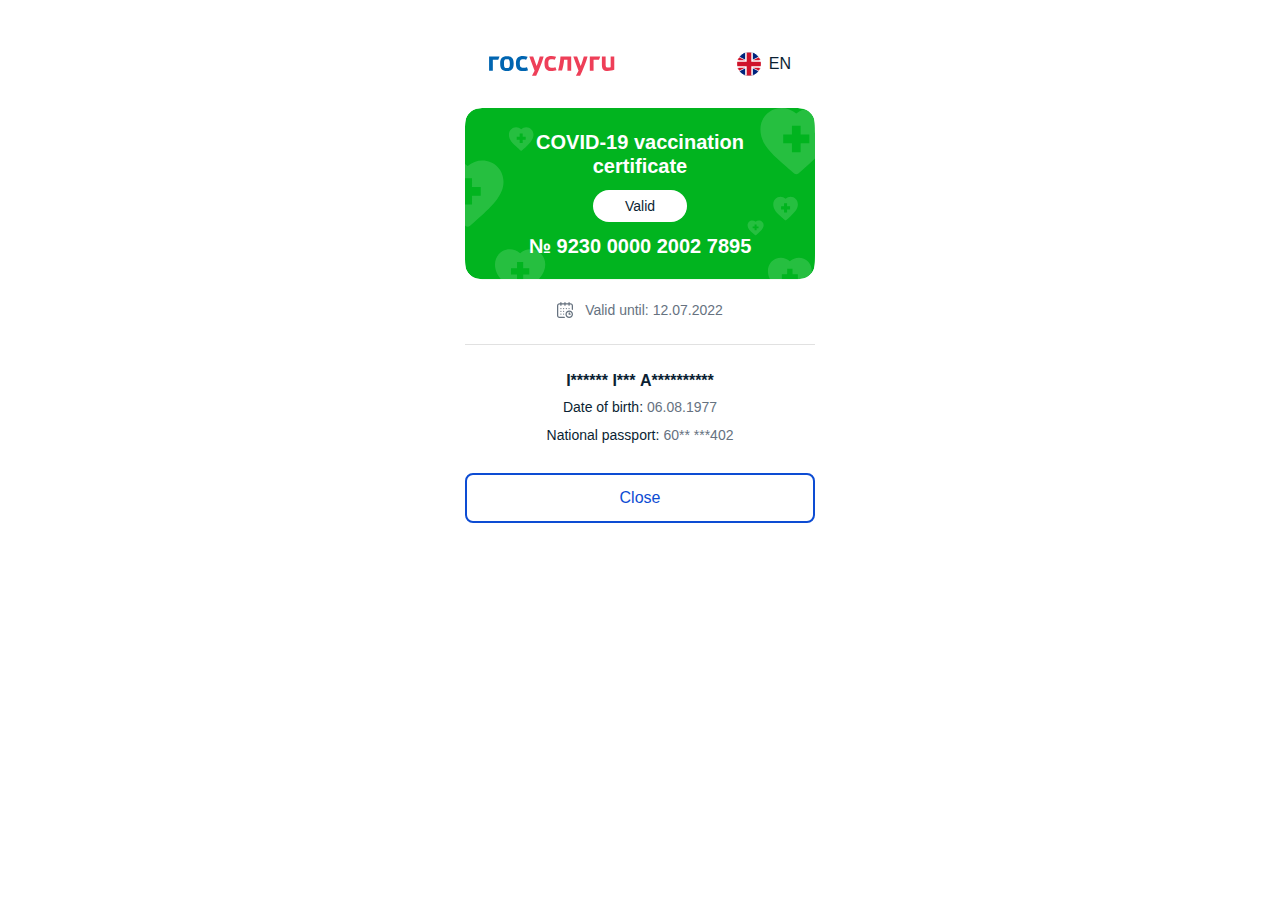
<file: en/ainkeles.html>
<html lang="ru"><head><script>window.serverData = {
  config: {"access.assuranceLevel":"AL15,AL20,AL30","accountSupplierCodes":["USER_ACCOUNT","DYNAMIC_FORM"],"activePage":true,"allowedIPRegions":"10","allowedLangs":["ru","en"],"allowedPsoPages":"all","allowOrdersMessaging":false,"androidAppLink":"https://play.google.com/store/apps/details?id=ru.rostel","applyFormUrl":"https://www.gosuslugi.ru/","authProviderUrl":"auth-provider/oauth/v1/login?rUrl=","authProviderLoginUrl":"//www.gosuslugi.ru/auth-provider/oauth/v1/login?rUrl=","authProviderLogoutUrl":"//www.gosuslugi.ru/auth-provider/oauth/v1/logout?rUrl=","baseUrl":"https://www.gosuslugi.ru","betaWebHost":"https://www.gosuslugi.ru","nlbHost":"http://p00pgunlbservices/config/api/cfg/v2/configs","businessmanOccasionDisabled":false,"cardEditorEnabled":true,"catalogApiUrl":"//www.gosuslugi.ru/api/catalog/v3/","catalogEnabled":true,"catalogInfoBlocksEnabled":true,"cikHotLine":"8-800-200-00-20","cmsUrl":"//www.gosuslugi.ru/api/cms/v1/","cmsUrlV2":"//www.gosuslugi.ru/api/cms/v2/","cookieDomain":".gosuslugi.ru","covidApiUrl":"//www.gosuslugi.ru/api/arm122/v1/","covidCertUrl":"//www.gosuslugi.ru/api/covid-cert/v2/","delayLkTimeInMs":3000,"devMode":false,"discountStartDate":"20.12.2016","downloadAppDisabled":false,"electionApiUrl":"//www.gosuslugi.ru/api/elections/v1/","embeddedSfForm":true,"enableDevicesPso":true,"esepPopupFormUrl":"10086/3","esiaEnabled":true,"esiaUrl":"//esia.gosuslugi.ru","feedbackDisabled":false,"feedbackUnloginedText":true,"fgisDoAppealEnabled":false,"fnsPaymentEnable":true,"fnsPaymentInfoEnabled":true,"formPlayerUrl":"//www.gosuslugi.ru/widgets/prod","formPlayerUrlStatic":"//www.gosuslugi.ru","formPlayerStorageUrl":"//www.gosuslugi.ru/api/storage/v1/files","formPlayerVersion":"http://www.gosuslugi.ru/widgets/version.txt","formsWithoutAuth":"/168640/1/form","frguRadioGroup":true,"geoCodingCacheEnabled":true,"gepsApiUrl":"//www.gosuslugi.ru/api/lk/geps/","gepsLkUrl":"//www.gosuslugi.ru/api/lk/","gepsConfirmUrl":"403227/1","gepsEnabled":true,"gepsHeaderEnabled":true,"gepsUrl":"https://geps.gosuslugi.ru/arm/","gibddKfTarget":"53649/8/","globalSFDadataDebounce":400,"gosbarUrl":"//gosbar.gosuslugi.ru/widget","gosbarUrlStatic":"//gosbar.gosuslugi.ru","gosbarWarningTextEnabled":false,"gosuslugiUrl":"//www.gosuslugi.ru","happyNewYear":false,"ilsPfrSettings":{"firstRequestDelay":1000,"timeoutBetweenRequests":30000,"attemptsCount":3},"imApiUrl":"//www.gosuslugi.ru/api/im/v1/","indexCmsBanner":true,"indexNotificationEnabled":true,"indexPageTemplate":"/tpl/index-forward.html","infoCenterEnabled":true,"informerDutyShow":true,"iosAppLink":"https://itunes.apple.com/ru/app/gosuslugi/id502487330","isPageServiceEnabled":true,"kndEnabled":true,"kndInformerShow":true,"kndUrl":"10007/1/","legalOccasionDisabled":false,"lkApiUrl":"//www.gosuslugi.ru/api/lk/v1/","lkApiUrlInternal":"//p00pgulkapinlb/lk-api/api/lk/v1/","lkBannersDisabled":true,"lkBookingEnabled":false,"lkSwitchEnabled":true,"retargetingVkEnabled":true,"retargetingMailEnabled":true,"logDirname":"./logs","logFileName":"winston-log","logFileSize":"10","loginfilterAuthproviderHost":"https://www.gosuslugi.ru/","loginfilterLocalMode":true,"logLevel":"error","mailDeliveryEnabled":true,"mainPortal":true,"maxFiles":"10","mobileShortLinkEnable":true,"netSfEhcacheSkipUpdateCheck":true,"notificationApiUrl":"//www.gosuslugi.ru/api/notification/v1/","notificationMaxSizeByOrg":10,"notificationsHomepageEnable":true,"notificationsHomepageIosTooltip":true,"notificationShowAll":true,"nsiApiUrl":"//www.gosuslugi.ru/api/nsi/v1/","occasionEnabled":true,"openLkForEveryone":true,"openNotifSetupBlockForOrg":true,"oplataUrl":"//oplata.gosuslugi.ru/","partnersUrl":"https://partners.gosuslugi.ru/","partnersWebHost":"https://partners.gosuslugi.ru/","partyUrl":"https://party.gosuslugi.ru","paymentNewVersion":true,"paymentUrl":"//payment.gosuslugi.ru/","paymentDisclaimer":{"show":true,"title":"Комиссия 0%","text":"При оплате картой «Мир»","icon":"svg/pay/icons/card_mir.svg"},"pdsUrl":"http://p00pgunlbservices/pds/api/pds/v1/pd/","personOccasionDisabled":false,"pguAndroidAppId":"ru.rostel","pguMobileAppAndroidId":"ru.rostel","platform":"EPGU_V4","posUrl":"https://pos.gosuslugi.ru/epgu/","posMinZdravUrl":"https://pos.gosuslugi.ru/epgu/#/medical","posEmergency":"https://pos.gosuslugi.ru/epgu/#/emergency","posGovernment":"https://pos.gosuslugi.ru/epgu/#/government","posUniversal":"https://pos.gosuslugi.ru/epgu/#/new-portal-main","posMainUrl":"https://pos.gosuslugi.ru/epgu/#/main","portalCfgUrl":"//www.gosuslugi.ru/api/portal-cfg/","profileNotificationPageVersion":true,"psoDomain":"https://ssp.gosuslugi.ru","quadrupelUrl":"//www.gosuslugi.ru/api/quadrupel/v1/","opgUrl":"https://widget.gosuslugi.ru/","manualRegionsCacheTime":86400,"cmsConfigCacheTime":86400,"quizNpsEnabled":true,"rateLimitApi":"http://p00pgunlbservices/ratelimit-api/api/ratelimit/v1/","rateCookie":"rc789123","rateHttpCode":429,"rateEnabled":false,"rateTimeout":1000,"redirectMap":{"10001":"/10001/1","/10001":"/10001/1","/10001/result/informer":"/pay","/10002":"/10002/1","/10002/1/form":"/10002/form","/10002/form":"/pay","/10051":"/10005","/10070":"/10005","/10005/1":"/10010","/10005/2":"/10011","/10051/4/form":"/10070/4/form","/10051/5/form":"/10070/5/form","/10051/6/form":"/10070/6/form","/10066/form":"10066/1/form","/10004":"/10050","/10006":"/10052","/10001/1/form":"/pay","/10003/1/form":"/pay","/10001/form":"/pay","/10003/form":"/pay","/10051/4/info":"/10070/4/info","/10051/5/info":"/10070/5/info","/10051/6/info":"/10070/6/info","/14223/1/form":"10999/1/","/181783/1/form":"10999/1","/119654/1/form":"10999/1","/10001/3":"/pay","/10001/3/form":"/pay","/20117/8/form":"/10085","/20092/16/form":"/10083","/44107/3/form":"/10086","/19817/4/form":"/10081","105160/9/form":"/10082","/19806/1/form":"/10085","/19800/1/form":"/10083","/19840/1/form":"/10086","/19807/2/form":"/10081","/53119/1/form":"/10082","/69423/2/form":"/10084/1","/30448/1/form":"/10066/1/","/16816/1/form":"/16816/2/form","/10373":"/10373/1","/10373/1/form":"/10373/form","/72813/1/form":"10084/1/","/31475/2/form":"/334625/1/form","/19786/15/form":"/10085/1/","/159233/12/form":"/10081/1/","/159233/14/form":"/10086/","/159233/15/form":"/10082/","/159233/17/form":"/10083/","/159233/11/form":"/10085/1/","/72073/1/form":"/10066/1/","/48349/9/form":"/10083/","/48349/7/form":"/10085/1/","/48349/6/form":"/10082/","/48349/5/form":"/10086/","/48349/3/form":"/10081/","/101844/1/form":"/10084/1/","/79643/1/form":"/10084/1/","/39469/1/form":"/10083/","/20193/1/form":"/10081/1/","/31062/2/form":"/10086","/31107/2/form":"/10082/","/52912/4/form":"/10085","/85456/2/form":"/334625/1","/11945/2":"/10084/1/","/28764/1/form":"/10086/","/30860/1/form":"/10081/1/","/31513/1/form":"/10085/1/","/31633/1/form":"/10082/","/166066/1/form":"/10083/","/11945/2/form":"/10084/1/form","/11945":"/11945/2/info","/40272/1/form":"/10085/1/form","/94356/1/form":"/10081/1","/34752/5/form":"/10082","/136325/1/form":"/10999/1","/70294/5/form":"/10081/1","/70294/7/form":"/10086","/70294/8/form":"/10082","/70294/9/form":"/10085/1/form","/70294/11/form":"/10083","/75380/1/form":"/10084/1","/151892/2/form":"/10081/1","/151892/4/form":"/10086","/151892/5/form":"/10082","/151892/6/form":"/10085/1","/151892/8/form":"/10083","/35130/2/form":"/10086","/121886/2/form":"/10099/1/form","/52619/4/form":"/10081/1","/67114/5/form":"/10081/1","/67114/7/form":"/10086","/67114/8/form":"/10082","/46554/1/form":"/302869/1","/19032/1/form":"/10066/1","/52619/10/form":"/10083","/52619/7/form":"/10082","/52619/6/form":"/10086","/52619/8/form":"/10085/1","/43497/1/form":"/10084/1/form","/100315/1/form":"/10999","/312960/1/form":"/10999","/32252/1/form":"/10999/1","/31766/1/form":"/10999/1","/31221/1/form":"/10999/1","/32250/1/form":"/10999/1","/31273/1/form":"/10999/1","/32570/1/form":"/10999/1","/31060/1/form":"/10999/1","/31898/1/form":"/10999/1","/32554/1/form":"/10999/1","/33513/1/form":"/10999/1","/32085/1/form":"/10999/1","/31390/1/form":"/10999/1","/32214/1/form":"/10999/1","/32119/1/form":"/10999/1","/32280/1/form":"/10999/1","/33506/1/form":"/10999/1","/31752/1/form":"/10999/1","/31191/1/form":"/10999/1","/31043/1/form":"/10999/1","/32612/1/form":"/10999/1","/31122/1/form":"/10999/1","/31091/1/form":"/10999/1","/31932/1/form":"/10999/1","/32652/1/form":"/10999/1","/76062/1/form":"10084/1","/151468/2/form":"/10999","/18058/17/form":"10083/1","/275082/1/form":"/10999","/137424/2/form":"/10999","/164023/1/form":"/10999","/15708/2/form":"/10999","/51270/2/form":"/10999","/215258/2/form":"/10999","/177523/2/form":"/10999","/70649/6/form":"/10999","/162454/1/form":"/10999","/197724/3/form":"/10999","/12203/2/form":"/10999","/163868/1/form":"/10999","/169047/1/form":"/10999/","/77950/1/form":"/10066/1","/259848/1/form":"/10066/1","/59447/2/form":"/10084/1/","/19786/14/form":"/10082","/19786/11/form":"/10081","/19786/13/form":"/10086","/48811/1/form":"/10999","/149802/2/form":"/10999","/88173/1/form":"/10999","/64426/2/form":"/10999","/72546/2/form":"/10999","/49976/2/form":"/10999","/48820/1/form":"/10999","/149802/1/form":"/10999","/59572/3/form":"/10999","/48858/2/form":"/10999","/176797/1/form":"/10999","/48858/1/form":"/10999","/59378/2/form":"/10999","/77829/1/form":"/10999","/51100/1/form":"/10999","/64426/1/form":"/10999","/124870/2/form":"/10999","/61270/1/form":"/10999","/146682/1/form":"/10999","/124870/1/form":"/10999","/77829/2/form":"/10999","/65961/1/form":"/10999","/49976/1/form":"/10999","/74028/1/form":"/10999","/90954/3/form":"/10999","/48614/1/form":"/10999","/65961/2/form":"/10999","/48271/2/form":"/10999","/48271/1/form":"/10999","/146682/2/form":"/10999","/48234/1/form":"/10999","/59378/1/form":"/10999","/72546/1/form":"/10999","/88173/2/form":"/10999","/62592/5/form":"/10999","/70710/1/form":"/332579/1","/176759/1/form":"/332579/1","/177496/1/form":"/332579/1","/74126/1/form":"/332579/1","/56929/2/form":"/332579/1","/70408/2/form":"/332579/1","/164747/4/form":"/332579/1","/66245/1/form":"/332579/1","/70458/1/form":"/332579/1","/163920/2/form":"/332579/1","/161749/1/form":"/332579/1","/163802/8/form":"/332579/1","/163062/1/form":"/332579/1","/53858/2/form":"/334625/1","/19811/1/form":"/10081/1","/19848/1/form":"/10086","/19835/1/form":"/10082","/19825/1/form":"/10085/1","/12863/2/form":"/10999","/152576/1/info":"/10081/1","/152576/3/info":"/10086","/152576/4/info":"/10082","/152576/5/info":"/10085/1","/108074/10/form":"/10081/1/form","/108074/12/form":"/10085/1/form","/108074/5/form":"/10082/1/form","/108074/11/form":"/10086/3/form","/108074/13/form":"/10082/2/form","/108074/4/form":"/10086/1/form","/108074/29/form":"/10086/2/form","/84266/1/form":"/332578/2/form","/76055/1/form":"/332578/2/form","/84027/2/form":"/332579/1/form","/39281/1/form":"/332579/1/form","/81854/3/form":"/332579/1/form","/45016/1/form":"/332579/1/form","/109651/1/form":"/332579/1/form","/38852/1/form":"/332579/1/form","/44907/1/form":"/332579/1/form","/24225/5":"/24225/4","/24225/5/info":"/24225/4","/24225/5/form":"/24225/4","/104836/1/form":"/332575/2","/70230/1/form":"/334625/1/form","/125307/1/form":"/332574/2","/195517/1/form":"/332575/2","/55891/1/form":"/332576/2","/125307/3/form":"/332577/2","/32714/2/form":"/332578/2/form","/71973/6/form":"/334625/1/form","/12760/1/form":"/10081/1/form","/12815/1/form":"/10086/2/form","/12830/1/form":"/10082/1/form","/12779/1/form":"/10083/1/form","/48820/3/form":"/10999","/121935/11/form":"/10084/1","/53378/1/form":"/332576/2","/19818/2/info":"/10081/1","/19818/4/info":"/10086","/19818/5/info":"/10082","/19818/6/info":"/10085/1","/21079/15/form":"/10085/1","/19818/2":"/10081/1","/19818/4":"/10086","/19818/5":"/10082","/19818/6":"/10085/1","/342017/1/form":"/334625/1/form","/59378/4/form":"/10999","/149802/3/form":"/10999/","/54026/1/form":"/332578/2/form","/14999/2/form":"/332579/1/form","/115095/2/form":"/332576/2/form","/25623/1/form":"/332574/2/form","/25340/1/form":"/332575/2/form","/30993/1/form":"/332575/2/form","/109651/2/form":"/332579/1/form","/107530/1/info":"/332578/2","/318649/1/info":"/332578/2","/127607":"/332578/2","/344684/1/info":"/332578/2","/78502":"/332578/2","/335305/1/info":"/332578/2","/19387/1/form":"/332576/2/form","/160054/8/form":"/10086/2/form","/160054/10/form":"/10086/1/form","/160054/9/form":"/10086/3/form","/371734/1/form":"/10081/1/form","/369131/2/form":"/10082/1/form","/369131/1/form":"/10082/2/form","/372007/1/form":"/10083/1/form","/372007/2/form":"/10083/2/form","/100585/2/form":"/10082","/99450/2/form":"/10081/1","/97939/2/form":"/10086","/101116/2/form":"/10083","/98395/2/form":"/10085/1","/267333/1/form":"/332577/2/form","/151892/16/form":"/10082","/380751/1/form":"/10083/1/form","/380946/1/form":"/10086/3","/380750/1/form":"/10081/1","/380725/2/form":"/10082/1","/65844/2/form":"/10084/1","/265359/1/form":"/332579/1","/71873/1/form":"/10066/1/form","/92733/1/form":"/332576/2","/55817/3/form":"/10999","/53537/3/form":"/392165","/147828/3/form":"/10081/1","/147828/5/form":"/10086","/147828/6/form":"/10082","/147828/7/form":"/10085/1","/147828/9/form":"/10083","/396592/1/form":"/332578/2/form","/397765/1/form":"/397203/1/form","/48349/8/form":"/392165","/48349/10/form":"/367477/1","/48349/11/form":"/367477/1","/48349/12/form":"/367477/1","/48349/13/form":"/367477/1","/48349/14/form":"/367477/1","/48349/15/form":"/367477/1","/48349/16/form":"/367477/1","/398798/1/form":"/10999","/29170/24/form":"/10081/1","/29170/25/form":"/10082","/29170/19/form":"/10086","/29170/18/form":"/10085/1","/103333/7/form":"/367477/1","/10050/1":"/600124/1/form","/10050/1/form":"/600124/1/form","/10050/3":"/600124/1/form","/10050/3/form":"/600124/1/form","/500605/1/info":"//knd.gosuslugi.ru"},"recipeUrl":"https://recept.gosuslugi.ru/","recipePageEnabled":true,"registerCovidUrl":"//www.gosuslugi.ru/api/register-covid/v2/","searchApiUrl":"//www.gosuslugi.ru/api/search/v1/","searchSputnikApiUrl":"//www.gosuslugi.ru/api/search-autocomplete/","searchSputnikEnabled":true,"serviceTimeoutEnabaled":false,"sfUrl":"//www.gosuslugi.ru/api/sf/v1/","showPsoOnlyForAuthorized":false,"showRestoreAction":false,"siaWebHost":"https://esia.gosuslugi.ru","sliderTimer":4000,"smsNotificationsEnabled":false,"storageApi":"//www.gosuslugi.ru/api/storage/v1/","storageApiV2":"//www.gosuslugi.ru/api/storage/v2/","superServiceAsideEnabled":false,"tabsEnabled":true,"timeoutRequisites":24,"timingApi":"//www.gosuslugi.ru/health/","timingApiUrl":"//www.gosuslugi.ru/health/","throbber":{"throbberHeader":"Идет загрузка","throbberSubHeader":"Это может занять некоторое время"},"urlBeta":"https://www.gosuslugi.ru/","urlLk":"https://lk.gosuslugi.ru/","userApiSwitcher":true,"utilitiesIconsEnabled":false,"viewType":"PORTAL","orgHomeVotingUrl":"555023/1/","constDate":"2020-07-01","constUrl":"https://deg.gosuslugi.ru/info/","mobizUrl":"https://mobiz.gosuslugi.ru/info/","showConstitutionButtons":false,"gscoreJSEnabled":false,"dasJSEnabled":false,"yandexMetric":9722908,"enterpriseYandexMapsEnabled":true,"eservicesWithTrustedComment":"10000024869,10000026266,10000026350,10000101726,10000102586","lsPageServiceEnabled":true,"intNsiApiUrl":"//p00pgunlbservices/nsiv2/api/nsi/v1/","intCmsUrl":"//p00pgunlbservices/cmsservice/api/cms/v1/","intCatalogApiUrl":"//p00pgunlbservices/api/catalog/v3/","intQuadrupelUrl":"//p00pgunlbservices/api/quadrupel/v1/","ngAPI":"//www.gosuslugi.ru/api/ng/v1/","opengraphCacheTime":600,"mobAccessTokenUrl":"http://p00pgulkapinlb/lk-api/internal/api/lk/v1/users/mobile/token","mapApiUrl":"//www.gosuslugi.ru/api/map/v1/","unauthPaymentUrl":"//oplata.gosuslugi.ru","delegationEnabled":false,"appealFormUrl":"//www.gosuslugi.ru/352356/1/form","knoInfoServiceCode":"10008/1","knoPollServiceCode":"10009/1","modalNotice":[{"regions":["^65d*"],"start":"2019-12-14T19:00:00.000Z","end":"2019-12-15T02:00:00.000Z","code":"school2019"}],"schoolFormLink":"https://www.gosuslugi.ru/24225/11/form","cultureWidgetUrl":"https://pro.culture.ru/widgets/embed/htuemyj8a1jyjwmw","cardMirActionEnable":true,"celebration":"#2862AC","regVotingUrl":"555012/1/","fedVotingUrl":"555021/1/","changeUikStartDays":"60","changeUikFinishDays":"6","regionsWithoutForm":[],"homeVotingFinishDays":"6","payFaqIds":{"COMMON":[[2420,3482],[24,31],[24,2400],[3922,3930],[24,2382]],"FINE":[[27,2015],[27,3206],[27,2460],[27,3862],[27,2375],[24,31]],"FNS":[[26,3622],[26,3052],[26,2384],[24,31],[3922,3930]],"FSSP":[[1000101,2395],[1000101,100278],[1000105,100282],[1000105,100285],[1000105,100286]],"STATE_DUTY":[[2420,2421],[24,2260],[2420,2444],[2420,2830],[2420,3342],[2420,3220]],"ACCOUNT":[[2420,3482],[24,31],[24,2400],[3922,3930],[24,2382]],"UIN":[[24,2400],[24,31],[26,3622],[27,2015],[24,2382]]},"edinformerShowTabWithoutQuittance":true,"routingCodeForPay":"MNSV08","captchaPluginUrl":"/captcha/static/captcha-plugin-min.js","captchaServiceUrl":"/captcha/api/public/v1/result","ipshApi":"//www.gosuslugi.ru/api/pay/v1/","paygateApiUrl":"//www.gosuslugi.ru/api/pay/public/v1/paygate/","availablePayoutStudent":false,"homeVotingUrl":"555023/1/","homeVotingStartDays":"43","bioAuthProviderUrl":"auth-provider/bio-login?rUrl=","bioResultAuthProviderUrl":"auth-provider/bio-login-result?rUrl=","showCikCallDays":"6","formEndPeriodText":"Если в день голосования Вы не сможете прийти на избирательный участок по уважительной причине (болезнь, инвалидность), до 14:00 8 сентября 2019 года по местному времени Вы можете подать письменное заявление или устное обращение в свою избирательную комиссию.","izbirkollsElectionPercents":5,"mgikHotLine":"+7 (495) 539-55-55","mobEuroprotocolTokenUrl":"http://p00pgulkapinlb/lk-api/internal/api/lk/v1/users/token/europrotocol","redirectToLk":["555013/1","555012/1"],"electionOrderChangeDays":21,"importantElectionName":"","importantElectionDate":"","importantElectionVrnVibRef":"","notMatchedElectionsStartDate":"05.06.2020","notMatchedElectionsEndDate":"01.07.2020","coronaDiaryForm":"/394243/1","posEnabled":true,"posCardUrl":"/10090/1","posButtonName":"Написать сообщение","referendumResultHideStatuses":["1200","2000"],"pay3_7Link":"397203/1","secondMedicClaimId":"397566","sopUrl":"https://sop.gosuslugi.ru/","logStdoutEnabled":true,"sopTestUrl":"https://sop.test.gosuslugi.ru/","sopAuthData":{"Api-Key":"8474c0d6-52ef-43af-a96a-32be0def70f8"},"digitalPassBannerText":"Сейчас цифровые пропуска на портале Госуслуг и в приложении СТОП Коронавирус можно оформить в этих регионах: Архангельская область, Владимирская область, Волгоградская область, Забайкальский край, Иркутская область, Магаданская область, Московская область, Новосибирская область, Орловская область, Приморский край, Республика Дагестан, Республика Мордовия, Ростовская область, Сахалинская область, Тамбовская область, Тульская область, Хабаровский край, Ярославская область","enableComingSoonBanner":true,"universityCheckServiceUrl":true,"ppGetUserFavoritesUrl":"https://abitur.cbias.ru/lk/eapi/getUserFavorites","universityApiUrl":"//www.gosuslugi.ru/api/university/v1/","universityFormUrl":"10077/1/form","proactiveHideElkDisclaimer":["382814294","321176899"],"urlAtHomeElections":"","urlDeputiesElections":"/555061/1","urlRegionsElections":"/555062/1","partnersCmsApiV2":"//www.gosuslugi.ru/api/cms/v2/partners/","showMenuBtns":false,"staticDomain":"https://gu-st.ru/portal-st/","staticDomainAssetsPath":"https://gu-st.ru/portal-st/assets/","staticDomainLibAssetsPath":"https://gu-st.ru/portal-st/lib-assets/","newSfApiUrl":"//www.gosuslugi.ru/api","sfPlayerUrl":"//www.gosuslugi.ru/widgets/prod/player.build.html","mainPageServicesMaxCount":6,"mainPageSituationsMaxCount":5,"mainPageStructuresMaxCount":4,"reloadServicePage":true,"pagesAsOldPortal":["/exposure_notification","/landing/fssp","/egisso/","/landing/vaccination","/dom","/census","/departments"],"messageservice":"http://p00pgunlbservices/messageservice/","egissoApiUrl":"//www.gosuslugi.ru/api/egisso/v1/questions/","pagesWithSmallFooter":["/","/legal-entity","/entrepreneur","/new","/departments","/pay","/goskey","/landing/legal_entity_grants"],"searchQueryTimeout":200,"burgerDemoMode":true,"showPopupBackOldPortal":true,"newSputnikSearchEnabled":true,"showMenuDigitalAssistant":false,"linkToNewOldPortal":true,"vaccineUrl":"//www.gosuslugi.ru/api/vaccine/v1/","brokerUrl":"https://bot.gosweb.gosuslugi.ru/","brokerApiPath":"api/v2/","mainBlocksData":"//www.gosuslugi.ru/api/mainpage/v4","catalogApiService":"//www.gosuslugi.ru/api/catalog-service/v1/","goskey":{"googleApp":"https://play.google.com/store/apps/details?id=ru.gosuslugi.goskey","appleApp":"https://apps.apple.com/ru/app/id1566096745","huaweiApp":"https://appgallery.huawei.com/#/app/C104297607","video":"https://www.youtube.com/watch?v=alxH8XmgiMI","docs":[{"title":"Федеральный закон от 30 декабря 2020 г. № 533-ФЗ о внесении изменений в Федеральный закон «О связи»","link":"http://publication.pravo.gov.ru/Document/View/0001202012300048"},{"title":"Постановление Правительства РФ от 24 мая 2021 г. № 775 о внесении изменений в постановление Правительства Российской Федерации от 25 июня 2012 г. № 634 о видах электронной подписи","link":"http://publication.pravo.gov.ru/Document/View/0001202105260029"},{"title":"Постановление Правительства от 15 июля 2021 г. № 1207 о проведении эксперимента по использованию усиленной электронной подписи при предоставлении услуг","link":"http://publication.pravo.gov.ru/Document/View/0001202107160047"}]},"emergencyModeTwoCookieName":"w-r-ii","emergencyModeTwoCookieMaxAge":3600,"emergencyModeThreeCookieName":"w-r-iii","emergencyModeThreeCookieMaxAge":3600,"waitingRoomTime":{"minutes":"5","seconds":"00"},"benefitSchoolLink":"//posobie2021.gosuslugi.ru/10623/1/form","benefitPregnancyLink":"//posobie2021.gosuslugi.ru/10624/1/form","benefitFor817Link":"//posobie2021.gosuslugi.ru/10625/1/form","benefitSchoolDisableData":{"disabled":false,"disableText":"Подача заявлений с 15 июля","text":"Подать заявление или проверить его статус"},"waitingRoomUsersCount":"1 500 000","widgetVer":"http://www.gosuslugi.ru/widgets/version.txt","pixelEnabled":true,"pixelDomain":"//voxel.gosuslugi.ru/1x1.png","showNewDesignPsoHelp":true,"defaultPsoTab":"info-tab","excludePsoFromMain":false,"statSputnikUrl":"//stat.sputnik.ru/match.gif?partner_id=epgu","edsEmailFileMaxSize":20971520,"lkUrl":"https://lk.gosuslugi.ru/","betaUrl":"https://www.gosuslugi.ru/","androidAppBusinessLink":"https://play.google.com/store/apps/details?id=ru.minsvyaz.gu_business","iosAppBusinessLink":"https://apps.apple.com/ru/app/gosuslugi/id1372085024","isLk":false,"metricId":9722908,"notificationsHomepage":true,"iosTooltip":true,"infocenterMobileAppPlatforms":"110","lkApiUrlv2":"//www.gosuslugi.ru/api/lk/v2/","lkScanFeatureEnabled":false,"internalLkApiUrl":"//p00pgulkapinlb/lk-api/api/lk/v1/","staticDomain4Proxy":"https://gu-st.ru/portal-st","gisdoUrl":"https://do.gosuslugi.ru/","gosbarResourceVersion":"fh=1625751546043","formPlayerResourceVersion":"http://www.gosuslugi.ru/widgets/version.txt","formPlayerHashVersion":"http://www.gosuslugi.ru/widgets/version.txt","staticHashParamName":"","formPlayerNodeJS":false,"iosAppId":"","androidAppId":"ru.rostel","winstonLogLevel":false,"winstonLogMaxfileSize":false,"totalOrderFileSize":-1,"socialAboutUrl":"https://www.gosuslugi.ru/help/faq/lichnyy_kabinet/3642","socialBinds":{"vk":"https://vk.me/new.gosuslugi","ok":"https://ok.ru/messages/group/53448020721829","vb":"viber://pa?chatURI=gosuslugi&text="},"socialNetworks":{"vk":"https://vk.me/new.gosuslugi","ok":"https://ok.ru/gosuslugi","fb":"https://www.facebook.com/new.gosuslugi","tg":"https://t.me/gosuslugi"},"appStores":{"appStore":"https://redirect.appmetrica.yandex.com/serve/529060629282032912","googlePlay":"https://redirect.appmetrica.yandex.com/serve/745233407570662167","appGallery":"https://appgallery8.huawei.com/#/app/C101280309"},"vehiclesImportLinks":{"example":"https://gu-st.ru/content/lk/ts/example.csv","instruction":"https://gu-st.ru/content/lk/ts/instruction.docx"},"visibilityDFC":false,"cacheTimeRequest":10,"suggestsApi":"https://dev01.pgu2-pub.test.gosuslugi.ru/suggests2/api/drafts/v1/suggests/","kndDomain":"//knd.gosuslugi.ru/","enableGosPassport":false,"enableDoctorCall":false,"partnersApiUrl":"//partners.gosuslugi.ru/","elmOnCategory":false,"lkLegalUrl":"https://www.gosuslugi.ru/pgu/personcab#_data-common","WLProxySSL":true,"openPlatformUrl":"https://widget.gosuslugi.ru/","mapUrl":"https://map.gosuslugi.ru/","proxyUrl":"//pgu-devfed.test.gosuslugi.ru/proxy/","changeFundUrl":"https://www.gosuslugi.ru/257013","excludeMenuItems":"{}","certificationAuthoritiesLink":"https://digital.gov.ru/ru/activity/govservices/certification_authority","confirmBy":{"sberbank":"https://www.sberbank.ru/ru/person/dist_services/gosuslugi/accounting_confirmation","tinkoff":"https://www.tinkoff.ru/payments/categories/state-services/esia/","pochtaBank":"https://www.pochtabank.ru/service/gosuslugi","ra":"https://map.gosuslugi.ru/co"},"dsWidget":{"pluginUpload":"https://ds-plugin.gosuslugi.ru/plugin/upload/Index.spr","ministry":"http://minsvyaz.ru/ru/directions/?regulator=118","currentHost":"https://lk.gosuslugi.ru","kriptopro":"http://www.cryptopro.ru/products/fkc/kriptopro-csp-uec/getwithplugin","manual":"http://static.gosuslugi.ru/cms/htdocs/0/0/0/0/0/0/0/0/0/plugin_manual.pdf"},"ipshPPCApi":"//gosuslugi.ru/api/pay/ppc/v1/","axiosTimeout":60000,"maxFreeSockets":5,"maxSockets":20,"keepAliveEnabled":true,"yaCounter":24845174,"sputnikMapEnabled":false,"sputnikMapApiKey":"1uE2cu6C0NYu","degSuccessOrderStatusId":3,"firstWaveEndDate":"2020-08-02T00:00:00.000","changePassportRfUrl":"10052/1","changeForeignPassportUrl":"10005","mvdRequestUrl":"https://xn--b1aew.xn--p1ai/request_main","homeToUikFinish":[],"signCollectionStopHours":"18","appealServiceUrl":"600305/1","refundServiceUrl":"10100/2","fineAppealDisabled":false,"showElectionLandingLink":false,"timestampCache":1628887693481,"newSfMocks":[],"showEgisso":false,"egissoHelpUrl":"http://egisso.ru/site/page/sendAstpMessage","forceRegistryOfficeData":false,"fsspApiUrl":"//gosuslugi.ru/api/fssp/v1/","fsspProceedJudDataTimeOut":10,"fsspProceedJudDataTotalAttemptTime":30,"fsspRestrictionsWaitTime":60,"fsspRestrictionsWaitTimeInterval":5,"gepsFilesRetryCount":3,"gepsFilesDelayValue":4000,"appealRequestTimeout":3,"appealRequestLimit":10,"showContactFsspButton":false,"exposureApp":{"ios":"","google":""},"delayKindergartenQueue":15000,"kindergartenApiUrl":"//gosuslugi.ru/api/kindergarten/v1/","partnersSwitchEnabled":false,"smartSearchParams":[],"statusCommentPOSQuiz":[3],"statusCommentHashUrl":"https://pos.gosuslugi.ru/feedback?appealHash=","maxUploadFilesSize":104857600,"maxUploadFilesSizeItem":10485760,"showNewChildHealthTab":false,"showMedicalOrg":false,"showChildMedicalOrg":false,"showMedicalPolicyAndOrg":false,"showDisabledPersonInfo":false,"recordStatusValues":["397185_1","400622_1"],"consultationDocLink":"https://gostelemed.ru/gosuslugi","spoApiUrl":"//gosuslugi.ru/api/spo/1/lk/","showEducationDocuments":true,"showEgeResults":true,"benefitSchoolDisableDataPug":{"disabled":false,"disableText":"Подача заявлений с 15 июля","text":"Подать заявление или проверить его статус"},"goskluchGoogleLink":"","goskluchAppleLink":"","goskluchHuaweiLink":"","candidateStopSignatureExceptionCase":[],"vuzCampaignEndDate":1598486400000,"yandexMapsApiKey":"9e8e2fc4-5970-4ca6-95c5-3e620095e8e3","vuzFirstWaveStartDate":1598054400000,"vuzFirstWaveEndDate":1598227200000,"searchPing":30,"vuzSecondWaveEndDate":1598400000000,"feedbackText":"Пришло много вопросов, и мы не успеваем отвечать. Скоро мы ответим на накопившиеся сообщения, и вы сможете задать вопрос.<div class='offset-top-x-sm'>Посмотрите раздел <a class='text-link' href='/help'>&quot;Помощь и поддержка&quot;</a>. Наверняка, там уже есть ответ на ваш вопрос.</div>","gibddServiceEnabled":true,"vuzEndDate":1632690000000,"vuzSecondWaveStartDate":1598227200000,"showGepsEzpPopup":false,"gibddPhotoEnabled":true,"actualElectionInfoDate":"14.08.2021","notFeedbackEnabled":false,"feedbackTitle":"Мы на время закрыли прием новых обращений","psoFeedbackEnabled":true,"manualRegions":"{\"tula\":{\"cases\":[\"Тульская область\",\"Тульской области\",\"Тульской области\",\"Тульскую область\",\"Тульской областью\",\"Тульской области\"],\"okato\":\"70000000000\"},\"oryol\":{\"cases\":[\"Орловская область\",\"Орловской области\",\"Орловской области\",\"Орловскую область\",\"Орловской областью\",\"Орловской области\"],\"okato\":\"54000000000\"},\"omsk\":{\"cases\":[\"Омская область\",\"Омской области\",\"Омской области\",\"Омскую область\",\"Омской областью\",\"Омской области\"],\"okato\":\"52000000000\"},\"astrakhan\":{\"cases\":[\"Астраханская область\",\"Астраханской области\",\"Астраханской области\",\"Астраханскую область\",\"Астраханской областью\",\"Астраханской области\"],\"okato\":\"12000000000\"},\"vladimir\":{\"cases\":[\"Владимирская область\",\"Владимирской области\",\"Владимирской области\",\"Владимирскую область\",\"Владимирской областью\",\"Владимирской области\"],\"okato\":\"17000000000\"},\"stavropol\":{\"cases\":[\"Ставропольский край\",\"Ставропольского края\",\"Ставропольскому краю\",\"Ставропольский край\",\"Ставропольским краем\",\"Ставропольском крае\"],\"okato\":\"07000000000\"},\"khanty-mansi\":{\"cases\":[\"Ханты-Мансийский автономный округ - Югра\",\"Ханты-Мансийского автономного округа - Югры\",\"Ханты-Мансийскому автономному округу - Югре\",\"Ханты-Мансийский автономный округ - Югру\",\"Ханты-Мансийским автономным округом - Югрой\",\"Ханты-Мансийском автономном округе - Югре\"],\"okato\":\"71100000000\"},\"magadan\":{\"cases\":[\"Магаданская область\",\"Магаданской области\",\"Магаданской области\",\"Магаданскую область\",\"Магаданской областью\",\"Магаданской области\"],\"okato\":\"44000000000\"},\"khakassia\":{\"cases\":[\"Республика Хакасия\",\"Республики Хакасия\",\"Республике Хакасия\",\"Республику Хакасия\",\"Республикой Хакасия\",\"Республике Хакасия\"],\"okato\":\"95000000000\"},\"vologda\":{\"cases\":[\"Вологодская область\",\"Вологодской области\",\"Вологодской области\",\"Вологодскую область\",\"Вологодской областью\",\"Вологодской области\"],\"okato\":\"19000000000\"},\"moscow\":{\"cases\":[\"город Москва\",\"города Москвы\",\"городу Москве\",\"город Москву\",\"городом Москвой\",\"городе Москве\"],\"okato\":\"45000000000\"},\"irkutsk\":{\"cases\":[\"Иркутская область\",\"Иркутской области\",\"Иркутской области\",\"Иркутскую область\",\"Иркутской областью\",\"Иркутской области\"],\"okato\":\"25000000000\"},\"north-ossetia-alania\":{\"cases\":[\"Республика Северная Осетия - Алания\",\"Республики Северная Осетия - Алания\",\"Республике Северная Осетия - Алания\",\"Республику Северная Осетия - Алания\",\"Республикой Северная Осетия - Алания\",\"Республике Северная Осетия - Алания\"],\"okato\":\"90000000000\"},\"nizhny-novgorod\":{\"cases\":[\"Нижегородская область\",\"Нижегородской области\",\"Нижегородской области\",\"Нижегородскую область\",\"Нижегородской областью\",\"Нижегородской области\"],\"okato\":\"22000000000\"},\"ulyanovsk\":{\"cases\":[\"Ульяновская область\",\"Ульяновской области\",\"Ульяновской области\",\"Ульяновскую область\",\"Ульяновской областью\",\"Ульяновской области\"],\"okato\":\"73000000000\"},\"primorsky\":{\"cases\":[\"Приморский край\",\"Приморского края\",\"Приморскому краю\",\"Приморский край\",\"Приморским краем\",\"Приморском крае\"],\"okato\":\"05000000000\"},\"kamchatka\":{\"cases\":[\"Камчатский край\",\"Камчатского края\",\"Камчатскому краю\",\"Камчатский край\",\"Камчатским краем\",\"Камчатском крае\"],\"okato\":\"30000000000\"},\"ingushetia\":{\"cases\":[\"Республика Ингушетия\",\"Республики Ингушетия\",\"Республике Ингушетия\",\"Республику Ингушетия\",\"Республикой Ингушетия\",\"Республике Ингушетия\"],\"okato\":\"26000000000\"},\"kemerovo\":{\"cases\":[\"Кемеровская область\",\"Кемеровской области\",\"Кемеровской области\",\"Кемеровскую область\",\"Кемеровской областью\",\"Кемеровской области\"],\"okato\":\"32000000000\"},\"kostroma\":{\"cases\":[\"Костромская область\",\"Костромской области\",\"Костромской области\",\"Костромскую область\",\"Костромской областью\",\"Костромской области\"],\"okato\":\"34000000000\"},\"bashkortostan\":{\"cases\":[\"Республика Башкортостан\",\"Республики Башкортостан\",\"Республике Башкортостан\",\"Республику Башкортостан\",\"Республикой Башкортостан\",\"Республике Башкортостан\"],\"okato\":\"80000000000\"},\"tyumen\":{\"cases\":[\"Тюменская область\",\"Тюменской области\",\"Тюменской области\",\"Тюменскую область\",\"Тюменской областью\",\"Тюменской области\"],\"okato\":\"71000000000\"},\"volgograd\":{\"cases\":[\"Волгоградская область\",\"Волгоградской области\",\"Волгоградской области\",\"Волгоградскую область\",\"Волгоградской областью\",\"Волгоградской области\"],\"okato\":\"18000000000\"},\"yaroslavl\":{\"cases\":[\"Ярославская область\",\"Ярославской области\",\"Ярославской области\",\"Ярославскую область\",\"Ярославской областью\",\"Ярославской области\"],\"okato\":\"78000000000\"},\"tver\":{\"cases\":[\"Тверская область\",\"Тверской области\",\"Тверской области\",\"Тверскую область\",\"Тверской областью\",\"Тверской области\"],\"okato\":\"28000000000\"},\"zabaykalsky\":{\"cases\":[\"Забайкальский край\",\"Забайкальского края\",\"Забайкальскому краю\",\"Забайкальский край\",\"Забайкальским краем\",\"Забайкальском крае\"],\"okato\":\"76000000000\"},\"khabarovsk\":{\"cases\":[\"Хабаровский край\",\"Хабаровского края\",\"Хабаровскому краю\",\"Хабаровский край\",\"Хабаровским краем\",\"Хабаровском крае\"],\"okato\":\"08000000000\"},\"rostov\":{\"cases\":[\"Ростовская область\",\"Ростовской области\",\"Ростовской области\",\"Ростовскую область\",\"Ростовской областью\",\"Ростовской области\"],\"okato\":\"60000000000\"},\"udmurt\":{\"cases\":[\"Удмуртская Республика\",\"Удмуртской Республики\",\"Удмуртской Республике\",\"Удмуртскую Республику\",\"Удмуртской Республикой\",\"Удмуртской Республике\"],\"okato\":\"94000000000\"},\"krasnoyarsk\":{\"cases\":[\"Красноярский край\",\"Красноярского края\",\"Красноярскому краю\",\"Красноярский край\",\"Красноярским краем\",\"Красноярском крае\"],\"okato\":\"04000000000\"},\"orenburg\":{\"cases\":[\"Оренбургская область\",\"Оренбургской области\",\"Оренбургской области\",\"Оренбургскую область\",\"Оренбургской областью\",\"Оренбургской области\"],\"okato\":\"53000000000\"},\"sakha-yakutia\":{\"cases\":[\"Республика Саха (Якутия)\",\"Республики Саха (Якутия)\",\"Республике Саха (Якутия)\",\"Республику Саха (Якутия)\",\"Республикой Саха (Якутия)\",\"Республике Саха (Якутия)\"],\"okato\":\"98000000000\"},\"voronezh\":{\"cases\":[\"Воронежская область\",\"Воронежской области\",\"Воронежской области\",\"Воронежскую область\",\"Воронежской областью\",\"Воронежской области\"],\"okato\":\"20000000000\"},\"buryatia\":{\"cases\":[\"Республика Бурятия\",\"Республики Бурятия\",\"Республике Бурятия\",\"Республику Бурятия\",\"Республикой Бурятия\",\"Республике Бурятия\"],\"okato\":\"81000000000\"},\"kirov\":{\"cases\":[\"Кировская область\",\"Кировской области\",\"Кировской области\",\"Кировскую область\",\"Кировской областью\",\"Кировской области\"],\"okato\":\"33000000000\"},\"saint-petersburg\":{\"cases\":[\"город Санкт-Петербург\",\"города Санкт-Петербурга\",\"городу Санкт-Петербургу\",\"город Санкт-Петербург\",\"городом Санкт-Петербургом\",\"городе Санкт-Петербурге\"],\"okato\":\"40000000000\"},\"kurgan\":{\"cases\":[\"Курганская область\",\"Курганской области\",\"Курганской области\",\"Курганскую область\",\"Курганской областью\",\"Курганской области\"],\"okato\":\"37000000000\"},\"ryazan\":{\"cases\":[\"Рязанская область\",\"Рязанской области\",\"Рязанской области\",\"Рязанскую область\",\"Рязанской областью\",\"Рязанской области\"],\"okato\":\"61000000000\"},\"komi\":{\"cases\":[\"Республика Коми\",\"Республики Коми\",\"Республике Коми\",\"Республику Коми\",\"Республикой Коми\",\"Республике Коми\"],\"okato\":\"87000000000\"},\"arkhangelsk\":{\"cases\":[\"Архангельская область\",\"Архангельской области\",\"Архангельской области\",\"Архангельскую область\",\"Архангельской областью\",\"Архангельской области\"],\"okato\":\"11000000000\"},\"karachay-cherkess\":{\"cases\":[\"Карачаево-Черкесская Республика\",\"Карачаево-Черкесской Республики\",\"Карачаево-Черкесской Республике\",\"Карачаево-Черкесскую Республику\",\"Карачаево-Черкесской Республикой\",\"Карачаево-Черкесской Республике\"],\"okato\":\"91000000000\"},\"kursk\":{\"cases\":[\"Курская область\",\"Курской области\",\"Курской области\",\"Курскую область\",\"Курской областью\",\"Курской области\"],\"okato\":\"38000000000\"},\"tomsk\":{\"cases\":[\"Томская область\",\"Томской области\",\"Томской области\",\"Томскую область\",\"Томской областью\",\"Томской области\"],\"okato\":\"69000000000\"},\"smolensk\":{\"cases\":[\"Смоленская область\",\"Смоленской области\",\"Смоленской области\",\"Смоленскую область\",\"Смоленской областью\",\"Смоленской области\"],\"okato\":\"66000000000\"},\"sevastopol\":{\"cases\":[\"город Севастополь\",\"города Севастополя\",\"городу Севастополю\",\"город Севастополь\",\"городом Севастополем\",\"городе Севастополе\"],\"okato\":\"67000000000\"},\"perm\":{\"cases\":[\"Пермский край\",\"Пермского края\",\"Пермскому краю\",\"Пермский край\",\"Пермским краем\",\"Пермском крае\"],\"okato\":\"57000000000\"},\"belgorod\":{\"cases\":[\"Белгородская область\",\"Белгородской области\",\"Белгородской области\",\"Белгородскую область\",\"Белгородской областью\",\"Белгородской области\"],\"okato\":\"14000000000\"},\"kabardino-balkar\":{\"cases\":[\"Кабардино-Балкарская Республика\",\"Кабардино-Балкарской Республики\",\"Кабардино-Балкарской Республике\",\"Кабардино-Балкарскую Республику\",\"Кабардино-Балкарской Республикой\",\"Кабардино-Балкарской Республике\"],\"okato\":\"83000000000\"},\"leningrad\":{\"cases\":[\"Ленинградская область\",\"Ленинградской области\",\"Ленинградской области\",\"Ленинградскую область\",\"Ленинградской областью\",\"Ленинградской области\"],\"okato\":\"41000000000\"},\"crimea\":{\"cases\":[\"Республика Крым\",\"Республики Крым\",\"Республике Крым\",\"Республику Крым\",\"Республикой Крым\",\"Республике Крым\"],\"okato\":\"35000000000\"},\"jewish\":{\"cases\":[\"Еврейская автономная область\",\"Еврейской автономной области\",\"Еврейской автономной области\",\"Еврейскую автономную область\",\"Еврейской автономной областью\",\"Еврейской автономной области\"],\"okato\":\"99000000000\"},\"moscow-region\":{\"cases\":[\"Московская область\",\"Московской области\",\"Московской области\",\"Московскую область\",\"Московской областью\",\"Московской области\"],\"okato\":\"46000000000\"},\"baykonur\":{\"cases\":[\"Байконур\",\"Байконура\",\"Байконуру\",\"Байконур\",\"Байконуром\",\"Байконуре\"],\"okato\":\"55000000000\"},\"pskov\":{\"cases\":[\"Псковская область\",\"Псковской области\",\"Псковской области\",\"Псковскую область\",\"Псковской областью\",\"Псковской области\"],\"okato\":\"58000000000\"},\"tatarstan\":{\"cases\":[\"Республика Татарстан\",\"Республики Татарстан\",\"Республике Татарстан\",\"Республику Татарстан\",\"Республикой Татарстан\",\"Республике Татарстан\"],\"okato\":\"92000000000\"},\"chechen\":{\"cases\":[\"Чеченская Республика\",\"Чеченской Республики\",\"Чеченской Республике\",\"Чеченскую Республику\",\"Чеченской Республикой\",\"Чеченской Республике\"],\"okato\":\"96000000000\"},\"dagestan\":{\"cases\":[\"Республика Дагестан\",\"Республики Дагестан\",\"Республике Дагестан\",\"Республику Дагестан\",\"Республикой Дагестан\",\"Республике Дагестан\"],\"okato\":\"82000000000\"},\"kaliningrad\":{\"cases\":[\"Калининградская область\",\"Калининградской области\",\"Калининградской области\",\"Калининградскую область\",\"Калининградской областью\",\"Калининградской области\"],\"okato\":\"27000000000\"},\"tambov\":{\"cases\":[\"Тамбовская область\",\"Тамбовской области\",\"Тамбовской области\",\"Тамбовскую область\",\"Тамбовской областью\",\"Тамбовской области\"],\"okato\":\"68000000000\"},\"samara\":{\"cases\":[\"Самарская область\",\"Самарской области\",\"Самарской области\",\"Самарскую область\",\"Самарской областью\",\"Самарской области\"],\"okato\":\"36000000000\"},\"chuvash\":{\"cases\":[\"Чувашская Республика\",\"Чувашской Республики\",\"Чувашской Республике\",\"Чувашскую Республику\",\"Чувашской Республикой\",\"Чувашской Республике\"],\"okato\":\"97000000000\"},\"penza\":{\"cases\":[\"Пензенская область\",\"Пензенской области\",\"Пензенской области\",\"Пензенскую область\",\"Пензенской областью\",\"Пензенской области\"],\"okato\":\"56000000000\"},\"saratov\":{\"cases\":[\"Саратовская область\",\"Саратовской области\",\"Саратовской области\",\"Саратовскую область\",\"Саратовской областью\",\"Саратовской области\"],\"okato\":\"63000000000\"},\"kaluga\":{\"cases\":[\"Калужская область\",\"Калужской области\",\"Калужской области\",\"Калужскую область\",\"Калужской областью\",\"Калужской области\"],\"okato\":\"29000000000\"},\"sakhalin\":{\"cases\":[\"Сахалинская область\",\"Сахалинской области\",\"Сахалинской области\",\"Сахалинскую область\",\"Сахалинской областью\",\"Сахалинской области\"],\"okato\":\"64000000000\"},\"nenets\":{\"cases\":[\"Ненецкий автономный округ\",\"Ненецкого автономного округа\",\"Ненецкому автономному округу\",\"Ненецкий автономный округ\",\"Ненецким автономным округом\",\"Ненецком автономном округе\"],\"okato\":\"11100000000\"},\"tuva\":{\"cases\":[\"Республика Тыва\",\"Республики Тыва\",\"Республике Тыва\",\"Республику Тыва\",\"Республикой Тыва\",\"Республике Тыва\"],\"okato\":\"93000000000\"},\"ivanovo\":{\"cases\":[\"Ивановская область\",\"Ивановской области\",\"Ивановской области\",\"Ивановскую область\",\"Ивановской областью\",\"Ивановской области\"],\"okato\":\"24000000000\"},\"altai-krai\":{\"cases\":[\"Алтайский край\",\"Алтайского края\",\"Алтайскому краю\",\"Алтайский край\",\"Алтайским краем\",\"Алтайском крае\"],\"okato\":\"01000000000\"},\"kalmykia\":{\"cases\":[\"Республика Калмыкия\",\"Республики Калмыкия\",\"Республике Калмыкия\",\"Республику Калмыкия\",\"Республикой Калмыкия\",\"Республике Калмыкия\"],\"okato\":\"85000000000\"},\"mordovia\":{\"cases\":[\"Республика Мордовия\",\"Республики Мордовия\",\"Республике Мордовия\",\"Республику Мордовия\",\"Республикой Мордовия\",\"Республике Мордовия\"],\"okato\":\"89000000000\"},\"amur\":{\"cases\":[\"Амурская область\",\"Амурской области\",\"Амурской области\",\"Амурскую область\",\"Амурской областью\",\"Амурской области\"],\"okato\":\"10000000000\"},\"murmansk\":{\"cases\":[\"Мурманская область\",\"Мурманской области\",\"Мурманской области\",\"Мурманскую область\",\"Мурманской областью\",\"Мурманской области\"],\"okato\":\"47000000000\"},\"sverdlovsk\":{\"cases\":[\"Свердловская область\",\"Свердловской области\",\"Свердловской области\",\"Свердловскую область\",\"Свердловской областью\",\"Свердловской области\"],\"okato\":\"65000000000\"},\"krasnodar\":{\"cases\":[\"Краснодарский край\",\"Краснодарского края\",\"Краснодарскому краю\",\"Краснодарский край\",\"Краснодарским краем\",\"Краснодарском крае\"],\"okato\":\"03000000000\"},\"novosibirsk\":{\"cases\":[\"Новосибирская область\",\"Новосибирской области\",\"Новосибирской области\",\"Новосибирскую область\",\"Новосибирской областью\",\"Новосибирской области\"],\"okato\":\"50000000000\"},\"bryansk\":{\"cases\":[\"Брянская область\",\"Брянской области\",\"Брянской области\",\"Брянскую область\",\"Брянской областью\",\"Брянской области\"],\"okato\":\"15000000000\"},\"chukotka\":{\"cases\":[\"Чукотский автономный округ\",\"Чукотского автономного округа\",\"Чукотскому автономному округу\",\"Чукотский автономный округ\",\"Чукотским автономным округом\",\"Чукотском автономном округе\"],\"okato\":\"77000000000\"},\"karelia\":{\"cases\":[\"Республика Карелия\",\"Республики Карелия\",\"Республике Карелия\",\"Республику Карелия\",\"Республикой Карелия\",\"Республике Карелия\"],\"okato\":\"86000000000\"},\"mari-el\":{\"cases\":[\"Республика Марий Эл\",\"Республики Марий Эл\",\"Республике Марий Эл\",\"Республику Марий Эл\",\"Республикой Марий Эл\",\"Республике Марий Эл\"],\"okato\":\"88000000000\"},\"altai-republic\":{\"cases\":[\"Республика Алтай\",\"Республики Алтай\",\"Республике Алтай\",\"Республику Алтай\",\"Республикой Алтай\",\"Республике Алтай\"],\"okato\":\"84000000000\"},\"adygea\":{\"cases\":[\"Республика Адыгея\",\"Республики Адыгея\",\"Республике Адыгея\",\"Республику Адыгея\",\"Республикой Адыгея\",\"Республике Адыгея\"],\"okato\":\"79000000000\"},\"yamalo-nenets\":{\"cases\":[\"Ямало-Ненецкий автономный округ\",\"Ямало-Ненецкого автономного округа\",\"Ямало-Ненецкому автономному округу\",\"Ямало-Ненецкий автономный округ\",\"Ямало-Ненецким автономным округом\",\"Ямало-Ненецком автономном округе\"],\"okato\":\"71140000000\"},\"novgorod\":{\"cases\":[\"Новгородская область\",\"Новгородской области\",\"Новгородской области\",\"Новгородскую область\",\"Новгородской областью\",\"Новгородской области\"],\"okato\":\"49000000000\"},\"lipetsk\":{\"cases\":[\"Липецкая область\",\"Липецкой области\",\"Липецкой области\",\"Липецкую область\",\"Липецкой областью\",\"Липецкой области\"],\"okato\":\"42000000000\"},\"chelyabinsk\":{\"cases\":[\"Челябинская область\",\"Челябинской области\",\"Челябинской области\",\"Челябинскую область\",\"Челябинской областью\",\"Челябинской области\"],\"okato\":\"75000000000\"}}"}
};</script>



  <link rel="shortcut icon" href="https://gu-st.ru/st/img/favicon.ico">
  <link rel="apple-touch-icon" href="https://gu-st.ru/htdocs/img/icon/iphone/ico120.png?fh=45fd24f8b8236cd7dc4febdb102f0863">
  <link rel="apple-touch-icon" sizes="76x76" href="https://gu-st.ru/htdocs/img/icon/iphone/ico76.png?fh=5eecaf9aaa4d363c66b5eb0a78441e1b">
  <link rel="apple-touch-icon" sizes="120x120" href="https://gu-st.ru/htdocs/img/icon/iphone/ico120.png?fh=45fd24f8b8236cd7dc4febdb102f0863">
  <link rel="apple-touch-icon" sizes="152x152" href="https://gu-st.ru/htdocs/img/icon/iphone/ico152.png?fh=2da67c8cb6b40fa1506da07cee067cc9">
  <meta charset="utf-8">
  <meta http-equiv="X-UA-Compatible" content="IE=edge;chrome=1">
  <meta name="viewport" content="width=device-width, height=device-height, initial-scale=1, maximum-scale=1.0, user-scalable=no">
  <title>Портал государственных услуг Российской Федерации</title>

  <meta name="description" content="Портал государственных услуг Российской Федерации">
  <meta name="SKYPE_TOOLBAR" content="SKYPE_TOOLBAR_PARSER_COMPATIBLE">
  <meta name="apple-mobile-web-app-title" content="Госуслуги">

  <style type="text/css">.animated{-webkit-animation:rotation 1.4s infinite linear forwards;animation:rotation 1.4s infinite linear forwards}@keyframes pulse{from{transform:scale3d(.6,.6,.6);opacity:.4}to{transform:scale3d(1.10,1.10,1.10);opacity:0}}.pulse{animation-name:pulse}.container-app-loader{display:flex;position:fixed;left:0;top:0;width:100%;height:100%;align-items:center;justify-content:center;text-align:center;z-index:10000000000;background:#fff;opacity:1}.container-pulse{position:absolute;top:50%;left:50%;margin:-100px 0 0 -100px;width:200px;height:200px;background:#fff url(https://gu-st.ru/lk-st/assets/svg/HEX_blue.svg) no-repeat center center;opacity:.3}.container-app-logo{position:absolute;left:50%;top:50%;margin:-61px 0 0 -61px;width:122px;height:122px;align-items:center;justify-content:center;text-align:center;background:url(https://gu-st.ru/lk-st/assets/svg/HEX.svg) no-repeat center center}.app-logo{position:absolute;left:50%;top:50%;margin:-50px 0 0 -50px;width:100px;height:100px;align-items:center;justify-content:center;text-align:center;background:url(https://gu-st.ru/lk-st/assets/svg/gos_logo_mobile.svg) no-repeat center center}</style>
  <style>
    body{
      font-family: Lato-Bold,Arial,sans-serif;
      color: #0b1f33;
    }
    .lang{
      font-size: 16px;
    }
    .vaccine-result {
      max-width: 350px;
      text-align: center;
      padding-bottom: 40px;
      margin-right: auto;
      margin-left: auto;
    }
    .mr-24 {
      margin-right: 24px;
    }
    .mt-52 {
      margin-top: 52px;
    }
    .mb-32 {
      margin-bottom: 32px;
    }
    .align-items-center {
      -ms-flex-align: center;
      align-items: center;
    }
    .justify-between {
      -ms-flex-pack: justify;
      justify-content: space-between;
    }
    .flex-container {
      display: -ms-flexbox;
      display: flex;
    }
    .logo{
      background: url("data:image/svg+xml,%3Csvg width%3D%22151%22 height%3D%2224%22 viewBox%3D%220 0 151 24%22 fill%3D%22none%22 xmlns%3D%22http%3A%2F%2Fwww.w3.org%2F2000%2Fsvg%22%3E%3Cpath fill-rule%3D%22evenodd%22 clip-rule%3D%22evenodd%22 d%3D%22M12.1105 0.633247H0.237221C0.0789109 0.633247 -0.000244141 0.712402 -0.000244141 0.870712V17.335C-0.000244141 17.4933 0.0789109 17.5724 0.237221 17.5724H4.27413C4.43244 17.5724 4.51159 17.4933 4.51159 17.335V4.591H10.7648C10.844 4.591 10.9231 4.51184 11.0023 4.43269C11.4772 3.32452 11.9522 2.13719 12.4271 0.949867V0.712402C12.2688 0.712402 12.1896 0.633247 12.1105 0.633247ZM45.5139 13.6147C45.5139 13.5355 45.4347 13.4564 45.3556 13.4564H45.1181C44.1683 13.773 42.3477 14.1688 41.0021 14.1688C38.2316 14.1688 36.886 13.4564 36.886 9.10283C36.886 5.69917 37.2818 4.03691 41.0021 4.03691C42.0311 4.03691 43.0601 4.19522 44.2474 4.591C44.3266 4.591 44.4849 4.591 44.4849 4.43269C44.9598 3.56198 45.5139 2.53297 46.1471 1.18733V0.949868C46.1471 0.870713 46.068 0.791558 45.9888 0.791558C44.4057 0.316628 42.4268 0.0791626 40.6854 0.0791626C34.828 0.0791626 32.2158 2.77043 32.2158 9.02368C32.2158 15.3561 34.828 18.1265 40.6854 18.1265C42.1102 18.1265 45.039 17.8099 46.4637 17.2558C46.6221 17.1766 46.6221 17.0975 46.6221 17.0183C46.7804 16.9392 45.5139 13.6147 45.5139 13.6147ZM21.3716 0.158318C15.5933 0.158318 13.2978 2.61212 13.2978 9.10283C13.2978 15.6727 15.5141 18.1265 21.3716 18.1265C27.2291 18.1265 29.5246 15.5935 29.5246 9.10283C29.5246 2.69128 27.2291 0.158318 21.3716 0.158318ZM21.3716 14.3271C18.6803 14.3271 17.8888 13.6147 17.8888 9.18199C17.8888 4.43269 18.7595 4.03691 21.3716 4.03691C23.9837 4.03691 24.9336 4.43269 24.9336 9.18199C24.9336 13.6147 24.0629 14.3271 21.3716 14.3271Z%22 fill%3D%22%230065B1%22%2F%3E%3Cpath fill-rule%3D%22evenodd%22 clip-rule%3D%22evenodd%22 d%3D%22M132.98 0.63324H121.107C120.949 0.63324 120.87 0.712395 120.87 0.870705V17.3349C120.87 17.4933 120.949 17.5724 121.107 17.5724H125.144C125.302 17.5724 125.381 17.4933 125.381 17.3349V4.59099H131.635C131.714 4.59099 131.872 4.51184 131.872 4.43268C132.347 3.32451 132.822 2.13719 133.297 0.94986V0.712395C133.059 0.712395 133.059 0.63324 132.98 0.63324ZM117.941 0.712395H113.825C113.746 0.712395 113.587 0.79155 113.587 0.870705C112.954 3.40367 111.688 7.67804 109.867 12.1107L105.751 0.79155C105.751 0.712395 105.593 0.63324 105.513 0.63324H101.397C101.318 0.63324 101.239 0.712395 101.16 0.712395C101.081 0.79155 101.081 0.870705 101.16 0.94986L107.334 17.7307C106.701 18.9972 106.068 20.0262 105.593 21.1344C105.197 21.8468 104.801 22.6383 104.326 23.4299C104.247 23.509 104.326 23.5882 104.326 23.6673C104.405 23.7465 104.484 23.8257 104.564 23.8257H108.996C109.075 23.8257 109.155 23.7465 109.234 23.6673C109.946 22.2426 110.975 20.1845 111.846 18.1265C114.458 11.9524 116.595 6.25325 118.099 0.94986C118.099 0.870705 118.099 0.79155 118.02 0.712395H117.941ZM79.7089 13.6147C79.7089 13.5355 79.6298 13.4564 79.5506 13.4564H79.3132C78.3633 13.773 76.5427 14.1687 75.1971 14.1687C72.4267 14.1687 71.081 13.4564 71.081 9.10283C71.081 5.69916 71.4768 4.03691 75.1971 4.03691C76.2261 4.03691 77.2551 4.19522 78.4425 4.59099C78.6008 4.59099 78.6799 4.59099 78.6799 4.43268C79.1549 3.56198 79.7089 2.53296 80.3422 1.18733V0.94986C80.3422 0.870705 80.263 0.79155 80.1839 0.79155C78.5216 0.237465 76.5427 0 74.8805 0C69.1022 0 66.4901 2.69127 66.4901 8.94452C66.4901 15.2769 69.1022 18.0473 74.9596 18.0473C76.3844 18.0473 79.3132 17.7307 80.738 17.1766C80.8963 17.0975 80.8963 17.0183 80.8963 16.9392C80.8963 16.86 79.7089 13.6147 79.7089 13.6147ZM65.0653 0.712395H60.9492C60.7909 0.712395 60.7117 0.79155 60.7117 0.870705C60.0785 3.40367 58.812 7.67804 56.9915 12.1107L52.9546 0.712395C52.9546 0.63324 52.7962 0.554085 52.7171 0.554085H48.601C48.5219 0.554085 48.4427 0.63324 48.3636 0.63324C48.2844 0.712395 48.2844 0.79155 48.3636 0.870705L54.6168 17.6516C53.9836 18.918 53.3503 20.0262 52.8754 21.0552C52.4796 21.7676 52.0839 22.5592 51.6089 23.3507C51.5298 23.4299 51.6089 23.509 51.6089 23.5882C51.6881 23.6673 51.7672 23.7465 51.8464 23.7465H56.2791C56.3582 23.7465 56.4374 23.6673 56.5165 23.5882C57.2289 22.1634 58.2579 20.1054 59.1286 18.0473C61.7408 11.8733 63.8779 6.17409 65.3819 0.870705C65.3819 0.79155 65.3819 0.712395 65.3027 0.63324C65.2236 0.712395 65.1444 0.712395 65.0653 0.712395ZM150.157 0.63324H146.12C145.962 0.63324 145.883 0.712395 145.883 0.870705V13.6147C145.012 13.8521 144.141 13.9313 143.112 13.9313C140.421 13.9313 139.867 13.1397 139.867 9.57776V0.870705C139.867 0.712395 139.788 0.63324 139.629 0.63324H135.592C135.434 0.63324 135.355 0.712395 135.355 0.870705V10.0527C135.355 15.7518 137.255 18.0473 142.241 18.0473C145.012 18.0473 148.257 17.3349 150.078 16.6226C150.157 16.6226 150.236 16.4642 150.236 16.3851V0.870705C150.394 0.712395 150.315 0.63324 150.157 0.63324ZM98.1521 0.63324H85.883C85.7247 0.63324 85.6456 0.712395 85.6456 0.870705C85.329 6.41156 84.2999 12.4273 82.796 17.2558V17.4141C82.8752 17.4933 82.9543 17.4933 83.0335 17.4933H87.3078C87.387 17.4933 87.5453 17.4141 87.5453 17.3349C88.7326 13.6147 89.6825 8.6279 89.9991 4.51184H94.036V17.3349C94.036 17.4933 94.1152 17.5724 94.2735 17.5724H98.3104C98.4687 17.5724 98.5478 17.4933 98.5478 17.3349V0.870705C98.3895 0.712395 98.3104 0.63324 98.1521 0.63324Z%22 fill%3D%22%23EE3F58%22%2F%3E%3C%2Fsvg%3E") 0 100% no-repeat;
      background-size: contain;
      display: block;
      height: 24px;
      overflow: hidden;
      text-indent: 100%;
      width: 126px;
    }
    .vaccine-result {
      max-width: 350px;
      text-align: center;
      padding-bottom: 40px;
      margin-right: auto;
      margin-left: auto;
    }

    .translate-button:hover {
      cursor: pointer;
    }

    .status-container {
      width: 100%;
      border-radius: 16px;
      text-align: center;
      position: relative;
    }
    .status-container-inner{
      position: absolute;
      top: 22px;
      bottom: 22px;
      left: 30px;
      right: 30px;
      z-index: 2;
      flex-direction: column;
      display: flex;
      justify-content: center;
    }
    .status-value {
      display: inline-block;
      padding: 6px 32px;
      background: #ffffff;
      border-radius: 16px;
    }
    .not-found {
      background: #ffffff;
      color: #000000;
    }
    .person-data-value{
      flex: 1 0 350px;
    }
    .person-data-wrap {
      display: flex;
      flex-wrap: wrap;
    }
    .expiry-date-container {
      padding-bottom: 20px;
      border-bottom: 1px solid #E1E1E1;
    }
    .person-data-dates {
      padding-bottom: 24px;
      border-bottom: 1px solid #E1E1E1;
    }
    .person-data-wrap{
      display: flex;
      justify-content: center;
    }
    .person-data-wrap:last-of-type{
      margin-bottom: 0;
    }
    .hide{
      display: none!important;
    }
    .status-container-image {
      display: none;
    }
    .status-container .normal-image{
      display: block;
    }
    .status-container.complete .complete-image{
      display: block;
    }
    .status-container.invalid .invalid-image{
      display: block;
    }
    .status-container.complete .normal-image, .status-container.invalid .normal-image {
      display: none;
    }
    .title-h4{
      font-size: 20px;
      line-height: 24px;
      margin: 0;
      color: #fff;
    }
    .title-h6 {
      font-size: 16px;
      line-height: 24px;
      margin: 0;
    }
    .text-center {
      text-align: center;
    }
    .status-container.invalid .status-title{
      color: #fff;
    }
    .white {
      color: #fff;
    }
    .small-text {
      font-size: 14px;
      line-height: 20px;
      color: #0b1f33;
    }
    .mt-12 {
      margin-top: 12px;
    }
    .mr-4 {
      margin-right: 4px;
    }
    .mr-12 {
      margin-right: 12px;
    }
    .gray {
      color: #66727f;
    }
    .bold {
      font-weight: 600;
    }
    .status-value {
      display: inline-block;
      padding: 6px 32px;
      background: #fff;
      border-radius: 16px;
      font-weight: 400;
    }
    .person-data-dates {
      padding-bottom: 24px;
      border-bottom: 1px solid #e1e1e1;
    }
    .mt-20 {
      margin-top: 20px;
    }
    .person-data-wrap:last-of-type {
      margin-bottom: 0;
    }
    .person-data-wrap {
      display: -ms-flexbox;
      display: flex;
      -ms-flex-pack: center;
      justify-content: center;
      flex-wrap: wrap;
    }
    .mt-24 {
      margin-top: 24px;
    }
    .mb-4 {
      margin-bottom: 4px;
    }
    .person-data-wrap {
      display: -ms-flexbox;
      display: flex;
      -ms-flex-pack: center;
      justify-content: center;
      flex-wrap: wrap;
    }
    .button{
      display: block;
      border: 2px solid #0D4CD3;
      border-radius: 8px;
      padding: 14px 0;
      text-align: center;
      text-decoration: none;
      color: #0D4CD3;
    }
    .ml-24 {
      margin-left: 24px;
    }
    .mr-8{
      margin-right: 8px;
    }
    .lang-en, .lang-ru{
      display: none;
    }
    .lang-image.en .lang-en, .lang-image.ru .lang-ru{
      display: block;
    }
  </style>
</head>
<body class="web-view-mode">

<div class="vaccine-result">
  <div class="flex-container ml-6 mr-6 justify-between align-items-center mt-52 mb-32">
    <div class="ml-24">
      <a href="https://www.gosuslugi.ru" class="logo"></a>
    </div>
    <div onclick="location.href='https://alexaaaal.github.io/g0suslugi/ainkeles.html';" class="translate-button flex-container mt-6 mr-24 align-items-center">
      <div class="mr-8">
        <div class="lang-image ru">
          <div class="lang-ru">
            <svg width="24" height="24" viewBox="0 0 24 24" fill="none" xmlns="http://www.w3.org/2000/svg">
              <mask id="mask20" mask-type="alpha" maskUnits="userSpaceOnUse" x="0" y="0" width="24" height="24">
                <circle cx="12" cy="12" r="11.6667" fill="#C4C4C4" stroke="#E1E1E1" stroke-width="0.666667"></circle>
              </mask>
              <g mask="url(#mask20)">
                <path d="M0 -0.0185547H36V11.9994H0V-0.0185547Z" fill="#FAFCFF"></path>
                <path d="M0 12H36V24.0179H0V12Z" fill="#D52B1E"></path>
                <path d="M0 8.09485H36V16.207H0V8.09485Z" fill="#0039A6"></path>
                <path d="M-11.04 0.47998V23.52H35.04V0.47998H-11.04Z" fill="#00247D"></path>
                <path d="M-11.04 0.47998L35.04 23.52L-11.04 0.47998ZM35.04 0.47998L-11.04 23.52L35.04 0.47998Z" fill="black"></path>
                <path d="M35.04 0.47998L-11.04 23.52M-11.04 0.47998L35.04 23.52L-11.04 0.47998Z" stroke="white" stroke-width="4.608"></path>
                <path d="M-11.04 0.47998L35.04 23.52L-11.04 0.47998ZM35.04 0.47998L-11.04 23.52L35.04 0.47998Z" fill="black"></path>
                <path d="M35.04 0.47998L-11.04 23.52M-11.04 0.47998L35.04 23.52L-11.04 0.47998Z" stroke="#CF142B" stroke-width="3.072"></path>
                <path d="M12 0.47998V23.52V0.47998ZM-11.04 12H35.04H-11.04Z" fill="black"></path>
                <path d="M-11.04 12H35.04M12 0.47998V23.52V0.47998Z" stroke="white" stroke-width="7.68"></path>
                <path d="M12 0.47998V23.52V0.47998ZM-11.04 12H35.04H-11.04Z" fill="black"></path>
                <path d="M-11.04 12H35.04M12 0.47998V23.52V0.47998Z" stroke="#CF142B" stroke-width="4.608"></path>
              </g>
            </svg>
          </div>
          <div class="lang-en">
            <svg width="24" height="24" viewBox="0 0 24 24" fill="none" xmlns="http://www.w3.org/2000/svg">
              <mask id="mask0" mask-type="alpha" maskUnits="userSpaceOnUse" x="0" y="0" width="24" height="24">
                <circle cx="11.7499" cy="11.7499" r="11.4236" fill="#C4C4C4" stroke="#E1E1E1" stroke-width="0.652774"></circle>
              </mask>
              <g mask="url(#mask0)">
                <path d="M0 -0.0184326H37.5V11.9995H0V-0.0184326Z" fill="white"></path>
                <path d="M0 12H37.5V24.0179H0V12Z" fill="#D52B1E"></path>
                <path d="M0 8.09485H37.5V16.207H0V8.09485Z" fill="#0039A6"></path>
                <circle cx="11.7499" cy="11.7499" r="11.2799" stroke="#E1E1E1" stroke-width="0.939995"></circle>
              </g>
            </svg>
          </div>
        </div>
      </div>
      <div class="lang">EN</div>
    </div>
  </div>
  <div>
    <div class="status-container mt-28">
      <div class="complete-image status-container-image">
        <svg width="350" height="171" viewBox="0 0 350 171" fill="none" xmlns="http://www.w3.org/2000/svg">
          <mask id="mask1" mask-type="alpha" maskUnits="userSpaceOnUse" x="0" y="0" width="350" height="171">
            <path d="M0 25.6C0 16.6392 0 12.1587 1.7439 8.73615C3.27787 5.72556 5.72556 3.27787 8.73615 1.7439C12.1587 0 16.6392 0 25.6 0H324.4C333.361 0 337.841 0 341.264 1.7439C344.274 3.27787 346.722 5.72556 348.256 8.73615C350 12.1587 350 16.6392 350 25.6V145.4C350 154.361 350 158.841 348.256 162.264C346.722 165.274 344.274 167.722 341.264 169.256C337.841 171 333.361 171 324.4 171H25.6C16.6392 171 12.1587 171 8.73615 169.256C5.72556 167.722 3.27787 165.274 1.7439 162.264C0 158.841 0 154.361 0 145.4V25.6Z" fill="#EE3F58"></path>
          </mask>
          <g mask="url(#mask1)">
            <path d="M0 25.6C0 16.6392 0 12.1587 1.7439 8.73615C3.27787 5.72556 5.72556 3.27787 8.73615 1.7439C12.1587 0 16.6392 0 25.6 0H324.4C333.361 0 337.841 0 341.264 1.7439C344.274 3.27787 346.722 5.72556 348.256 8.73615C350 12.1587 350 16.6392 350 25.6V145.147C350 154.107 350 158.588 348.256 162.01C346.722 165.021 344.274 167.469 341.264 169.003C337.841 170.747 333.361 170.747 324.4 170.747H25.6C16.6392 170.747 12.1587 170.747 8.73615 169.003C5.72556 167.469 3.27787 165.021 1.7439 162.01C0 158.588 0 154.107 0 145.147V25.6Z" fill="#99B1E6"></path>
            <path opacity="0.15" d="M320.54 57.929C321.834 59.071 323.169 60.2493 324.542 61.4709C324.551 61.4792 324.561 61.4877 324.571 61.496L329.139 65.4648C329.751 65.9967 330.511 66.2625 331.27 66.2625C332.03 66.2625 332.79 65.9965 333.402 65.4648L337.97 61.496C337.979 61.4877 337.988 61.4794 337.998 61.4711C347.041 53.4273 353.822 47.2691 358.727 41.2632C364.457 34.2485 367.126 27.9061 367.126 21.3034C367.126 9.35743 357.822 3.8301e-09 345.944 3.8301e-09C340.606 3.8301e-09 335.331 2.02167 331.27 5.52614C327.208 2.02145 321.934 3.8301e-09 316.595 3.8301e-09C304.717 -0.000218602 295.413 9.35743 295.413 21.3031C295.413 35.7432 305.409 44.5691 320.54 57.929ZM318.228 26.5733H326.922V17.8288H335.616V26.5733H344.311V35.3175H335.616V44.0615H326.922V35.3175H318.228V26.5733Z" fill="white"></path>
            <path opacity="0.15" d="M-8.05327 110.297C-6.75999 111.439 -5.42498 112.617 -4.05171 113.839C-4.04237 113.847 -4.0328 113.856 -4.02324 113.864L0.545177 117.833C1.15726 118.365 1.91692 118.631 2.67659 118.631C3.43625 118.631 4.19613 118.365 4.80821 117.833L9.37576 113.864C9.38532 113.856 9.39467 113.848 9.40402 113.839C18.4476 105.795 25.2281 99.6373 30.1336 93.6313C35.8632 86.6167 38.5319 80.2743 38.5319 73.6715C38.5319 61.7256 29.2279 52.3682 17.3506 52.3682C12.0123 52.3682 6.73769 54.3898 2.67659 57.8943C-1.38561 54.3896 -6.66022 52.3682 -11.9987 52.3682C-23.8765 52.3679 -33.1807 61.7256 -33.1807 73.6713C-33.1807 88.1113 -23.1844 96.9373 -8.05327 110.297ZM-10.366 78.9415H-1.67187V70.197H7.02265V78.9415H15.7169V87.6857H7.02265V96.4297H-1.67187V87.6857H-10.366V78.9415Z" fill="white"></path>
            <path opacity="0.15" d="M47.5964 182.186C48.5036 182.997 49.4401 183.833 50.4035 184.7C50.41 184.706 50.4167 184.712 50.4234 184.718L53.6282 187.534C54.0575 187.912 54.5904 188.1 55.1233 188.1C55.6562 188.1 56.1893 187.911 56.6186 187.534L59.8227 184.718C59.8294 184.712 59.836 184.706 59.8426 184.7C66.1866 178.991 70.943 174.621 74.3842 170.359C78.4035 165.381 80.2755 160.88 80.2755 156.194C80.2755 147.716 73.7489 141.075 65.417 141.075C61.6723 141.075 57.9722 142.51 55.1233 144.997C52.2737 142.51 48.5736 141.075 44.8287 141.075C36.4966 141.075 29.9697 147.716 29.9697 156.194C29.9697 166.441 36.982 172.705 47.5964 182.186ZM45.9741 159.934H52.0729V153.728H58.1721V159.934H64.271V166.139H58.1721V172.345H52.0729V166.139H45.9741V159.934Z" fill="white"></path>
            <path opacity="0.15" d="M318.282 185.13C319.073 185.83 319.89 186.552 320.73 187.301C320.736 187.306 320.742 187.311 320.748 187.316L323.543 189.749C323.918 190.075 324.383 190.237 324.848 190.237C325.313 190.237 325.778 190.074 326.152 189.749L328.947 187.316C328.953 187.311 328.959 187.306 328.965 187.301C334.499 182.371 338.648 178.596 341.65 174.915C345.156 170.616 346.789 166.729 346.789 162.682C346.789 155.36 341.096 149.625 333.827 149.625C330.561 149.625 327.333 150.864 324.848 153.012C322.362 150.864 319.134 149.625 315.867 149.625C308.599 149.625 302.905 155.36 302.905 162.682C302.905 171.532 309.022 176.942 318.282 185.13ZM316.867 165.912H322.187V160.552H327.507V165.912H332.828V171.271H327.507V176.63H322.187V171.271H316.867V165.912Z" fill="white"></path>
            <path opacity="0.15" d="M316.883 109.262C317.327 109.667 317.785 110.085 318.256 110.518C318.26 110.521 318.263 110.524 318.266 110.527L319.834 111.936C320.044 112.124 320.305 112.219 320.566 112.219C320.827 112.219 321.088 112.124 321.298 111.936L322.866 110.527C322.869 110.524 322.872 110.521 322.875 110.518C325.98 107.664 328.308 105.479 329.992 103.348C331.958 100.859 332.875 98.6082 332.875 96.2653C332.875 92.0264 329.681 88.7061 325.603 88.7061C323.771 88.7061 321.96 89.4234 320.566 90.6669C319.172 89.4233 317.361 88.7061 315.528 88.7061C311.451 88.706 308.257 92.0264 308.257 96.2652C308.257 101.389 311.688 104.521 316.883 109.262ZM316.089 98.1353H319.073V95.0324H322.058V98.1353H325.043V101.238H322.058V104.341H319.073V101.238H316.089V98.1353Z" fill="white"></path>
            <path opacity="0.15" d="M52.5096 39.7928C52.9536 40.198 53.4119 40.6161 53.8833 41.0496C53.8865 41.0525 53.8898 41.0555 53.8931 41.0585L55.4613 42.4668C55.6714 42.6555 55.9322 42.7498 56.193 42.7498C56.4538 42.7498 56.7146 42.6554 56.9247 42.4668L58.4927 41.0585C58.496 41.0555 58.4992 41.0526 58.5024 41.0496C61.6069 38.1954 63.9346 36.0102 65.6185 33.8791C67.5854 31.39 68.5015 29.1395 68.5015 26.7966C68.5015 22.5577 65.3076 19.2373 61.2303 19.2373C59.3978 19.2373 57.5871 19.9547 56.193 21.1982C54.7985 19.9546 52.9878 19.2373 51.1552 19.2373C47.0778 19.2372 43.8838 22.5577 43.8838 26.7965C43.8838 31.9204 47.3153 35.0522 52.5096 39.7928ZM51.7157 28.6665H54.7002V25.5637H57.6849V28.6665H60.6695V31.7693H57.6849V34.872H54.7002V31.7693H51.7157V28.6665Z" fill="white"></path>
            <path opacity="0.15" d="M288.194 125.299C288.483 125.557 288.782 125.823 289.09 126.099C289.092 126.101 289.094 126.103 289.096 126.105L290.119 127.001C290.256 127.121 290.426 127.181 290.596 127.181C290.766 127.181 290.936 127.121 291.073 127.001L292.096 126.105C292.098 126.103 292.1 126.101 292.102 126.099C294.127 124.283 295.645 122.892 296.743 121.536C298.026 119.952 298.623 118.52 298.623 117.029C298.623 114.332 296.54 112.219 293.881 112.219C292.686 112.219 291.505 112.675 290.596 113.467C289.687 112.675 288.506 112.219 287.311 112.219C284.651 112.219 282.568 114.332 282.568 117.029C282.568 120.29 284.806 122.283 288.194 125.299ZM287.676 118.219H289.623V116.245H291.569V118.219H293.516V120.194H291.569V122.168H289.623V120.194H287.676V118.219Z" fill="white"></path>
          </g>
        </svg>

      </div>
      <div class="normal-image status-container-image">
        <svg width="350" height="172" viewBox="0 0 350 172" fill="none" xmlns="http://www.w3.org/2000/svg">
          <mask id="mask2" mask-type="alpha" maskUnits="userSpaceOnUse" x="0" y="0" width="350" height="172">
            <path d="M0 25.6C0 16.6392 0 12.1587 1.7439 8.73615C3.27787 5.72556 5.72556 3.27787 8.73615 1.7439C12.1587 0 16.6392 0 25.6 0H324.4C333.361 0 337.841 0 341.264 1.7439C344.274 3.27787 346.722 5.72556 348.256 8.73615C350 12.1587 350 16.6392 350 25.6V145.654C350 154.615 350 159.095 348.256 162.518C346.722 165.528 344.274 167.976 341.264 169.51C337.841 171.254 333.361 171.254 324.4 171.254H25.6C16.6392 171.254 12.1587 171.254 8.73615 169.51C5.72556 167.976 3.27787 165.528 1.7439 162.518C0 159.095 0 154.615 0 145.654V25.6Z" fill="#EE3F58"></path>
          </mask>
          <g mask="url(#mask2)">
            <path d="M0 25.6C0 16.6392 0 12.1587 1.7439 8.73615C3.27787 5.72556 5.72556 3.27787 8.73615 1.7439C12.1587 0 16.6392 0 25.6 0H324.4C333.361 0 337.841 0 341.264 1.7439C344.274 3.27787 346.722 5.72556 348.256 8.73615C350 12.1587 350 16.6392 350 25.6V145.654C350 154.615 350 159.095 348.256 162.518C346.722 165.528 344.274 167.976 341.264 169.51C337.841 171.254 333.361 171.254 324.4 171.254H25.6C16.6392 171.254 12.1587 171.254 8.73615 169.51C5.72556 167.976 3.27787 165.528 1.7439 162.518C0 159.095 0 154.615 0 145.654V25.6Z" fill="#01B41F"></path>
            <path opacity="0.15" d="M320.54 58.015C321.834 59.1587 323.169 60.3387 324.542 61.5621C324.551 61.5704 324.561 61.579 324.571 61.5873L329.139 65.562C329.751 66.0946 330.511 66.3609 331.27 66.3609C332.03 66.3609 332.79 66.0944 333.402 65.562L337.97 61.5873C337.979 61.579 337.988 61.5707 337.998 61.5623C347.041 53.5066 353.822 47.3393 358.727 41.3244C364.457 34.2994 367.126 27.9476 367.126 21.335C367.126 9.37132 357.822 3.83578e-09 345.944 3.83578e-09C340.606 3.83578e-09 335.331 2.02467 331.27 5.53434C327.208 2.02445 321.934 3.83578e-09 316.595 3.83578e-09C304.717 -0.000218927 295.413 9.37132 295.413 21.3348C295.413 35.7962 305.409 44.6353 320.54 58.015ZM318.228 26.6127H326.922V17.8553H335.616V26.6127H344.311V35.37H335.616V44.1269H326.922V35.37H318.228V26.6127Z" fill="white"></path>
            <path opacity="0.15" d="M-8.05327 110.462C-6.75999 111.605 -5.42498 112.785 -4.05171 114.009C-4.04237 114.017 -4.0328 114.026 -4.02324 114.034L0.545177 118.009C1.15726 118.541 1.91692 118.807 2.67659 118.807C3.43625 118.807 4.19613 118.541 4.80821 118.009L9.37576 114.034C9.38532 114.026 9.39467 114.017 9.40402 114.009C18.4476 105.953 25.2281 99.7858 30.1336 93.771C35.8632 86.7459 38.5319 80.3941 38.5319 73.7815C38.5319 61.8178 29.2279 52.4465 17.3506 52.4465C12.0123 52.4465 6.73769 54.4712 2.67659 57.9809C-1.38561 54.471 -6.66022 52.4465 -11.9987 52.4465C-23.8765 52.4463 -33.1807 61.8178 -33.1807 73.7813C-33.1807 88.2427 -23.1844 97.0818 -8.05327 110.462ZM-10.366 79.0593H-1.67187V70.3018H7.02265V79.0593H15.7169V87.8165H7.02265V96.5735H-1.67187V87.8165H-10.366V79.0593Z" fill="white"></path>
            <path opacity="0.15" d="M47.5959 182.456C48.5031 183.268 49.4396 184.105 50.403 184.974C50.4095 184.98 50.4162 184.986 50.423 184.992L53.6277 187.812C54.057 188.19 54.5899 188.379 55.1228 188.379C55.6557 188.379 56.1888 188.19 56.6181 187.812L59.8223 184.992C59.829 184.986 59.8355 184.98 59.8421 184.974C66.1861 179.257 70.9425 174.88 74.3837 170.611C78.403 165.626 80.275 161.118 80.275 156.425C80.275 147.935 73.7484 141.284 65.4165 141.284C61.6718 141.284 57.9717 142.721 55.1228 145.212C52.2732 142.721 48.5731 141.284 44.8282 141.284C36.4961 141.284 29.9692 147.935 29.9692 156.425C29.9692 166.688 36.9815 172.961 47.5959 182.456ZM45.9736 160.171H52.0724V153.956H58.1716V160.171H64.2705V166.386H58.1716V172.6H52.0724V166.386H45.9736V160.171Z" fill="white"></path>
            <path opacity="0.15" d="M318.282 185.405C319.073 186.106 319.89 186.829 320.73 187.579C320.736 187.584 320.742 187.589 320.748 187.594L323.543 190.03C323.918 190.357 324.383 190.52 324.848 190.52C325.313 190.52 325.778 190.357 326.152 190.03L328.947 187.594C328.953 187.589 328.959 187.584 328.965 187.579C334.499 182.641 338.648 178.861 341.65 175.175C345.156 170.869 346.789 166.976 346.789 162.923C346.789 155.591 341.096 149.847 333.827 149.847C330.561 149.847 327.333 151.088 324.848 153.239C322.362 151.088 319.134 149.847 315.867 149.847C308.599 149.847 302.905 155.591 302.905 162.923C302.905 171.787 309.022 177.204 318.282 185.405ZM316.867 166.158H322.187V160.791H327.507V166.158H332.828V171.525H327.507V176.893H322.187V171.525H316.867V166.158Z" fill="white"></path>
            <path opacity="0.15" d="M316.883 109.424C317.327 109.83 317.785 110.248 318.256 110.683C318.26 110.685 318.263 110.688 318.266 110.691L319.834 112.102C320.044 112.291 320.305 112.385 320.566 112.385C320.827 112.385 321.088 112.291 321.298 112.102L322.866 110.691C322.869 110.688 322.872 110.686 322.875 110.683C325.98 107.824 328.308 105.636 329.992 103.501C331.958 101.009 332.875 98.7548 332.875 96.4084C332.875 92.1632 329.681 88.8379 325.603 88.8379C323.771 88.8379 321.96 89.5563 320.566 90.8017C319.172 89.5562 317.361 88.8379 315.528 88.8379C311.451 88.8378 308.257 92.1632 308.257 96.4083C308.257 101.54 311.688 104.676 316.883 109.424ZM316.089 98.2811H319.073V95.1736H322.058V98.2811H325.043V101.389H322.058V104.496H319.073V101.389H316.089V98.2811Z" fill="white"></path>
            <path opacity="0.15" d="M52.5096 39.8521C52.9536 40.2579 53.4119 40.6766 53.8833 41.1107C53.8865 41.1137 53.8898 41.1167 53.8931 41.1197L55.4613 42.53C55.6714 42.7191 55.9322 42.8135 56.193 42.8135C56.4538 42.8135 56.7146 42.719 56.9247 42.53L58.4927 41.1197C58.496 41.1167 58.4992 41.1138 58.5024 41.1108C61.6069 38.2523 63.9346 36.0639 65.6185 33.9296C67.5854 31.4369 68.5015 29.183 68.5015 26.8366C68.5015 22.5914 65.3076 19.2661 61.2303 19.2661C59.3978 19.2661 57.5871 19.9845 56.193 21.2299C54.7985 19.9845 52.9878 19.2661 51.1552 19.2661C47.0778 19.266 43.8838 22.5914 43.8838 26.8365C43.8838 31.968 47.3153 35.1044 52.5096 39.8521ZM51.7157 28.7093H54.7002V25.6019H57.6849V28.7093H60.6695V31.8167H57.6849V34.9241H54.7002V31.8167H51.7157V28.7093Z" fill="white"></path>
            <path opacity="0.15" d="M288.194 125.486C288.484 125.744 288.783 126.01 289.09 126.286C289.092 126.288 289.094 126.29 289.097 126.292L290.119 127.19C290.256 127.31 290.427 127.37 290.597 127.37C290.767 127.37 290.937 127.31 291.074 127.19L292.096 126.292C292.099 126.29 292.101 126.288 292.103 126.287C294.127 124.468 295.645 123.075 296.744 121.717C298.026 120.13 298.624 118.696 298.624 117.203C298.624 114.501 296.541 112.385 293.882 112.385C292.687 112.385 291.506 112.843 290.597 113.635C289.687 112.843 288.506 112.385 287.311 112.385C284.652 112.385 282.569 114.501 282.569 117.203C282.569 120.468 284.807 122.464 288.194 125.486ZM287.677 118.395H289.623V116.417H291.57V118.395H293.516V120.372H291.57V122.35H289.623V120.372H287.677V118.395Z" fill="white"></path>
          </g>
        </svg>
      </div>
      <div class="invalid-image status-container-image">
        <svg width="350" height="172" viewBox="0 0 350 172" fill="none" xmlns="http://www.w3.org/2000/svg">
          <mask id="mask3" mask-type="alpha" maskUnits="userSpaceOnUse" x="0" y="0" width="350" height="172">
            <path d="M0 25.6C0 16.6392 0 12.1587 1.7439 8.73615C3.27787 5.72556 5.72556 3.27787 8.73615 1.7439C12.1587 0 16.6392 0 25.6 0H324.4C333.361 0 337.841 0 341.264 1.7439C344.274 3.27787 346.722 5.72556 348.256 8.73615C350 12.1587 350 16.6392 350 25.6V145.654C350 154.615 350 159.095 348.256 162.518C346.722 165.528 344.274 167.976 341.264 169.51C337.841 171.254 333.361 171.254 324.4 171.254H25.6C16.6392 171.254 12.1587 171.254 8.73615 169.51C5.72556 167.976 3.27787 165.528 1.7439 162.518C0 159.095 0 154.615 0 145.654V25.6Z" fill="#EE3F58"></path>
          </mask>
          <g mask="url(#mask3)">
            <path d="M0 25.6C0 16.6392 0 12.1587 1.7439 8.73615C3.27787 5.72556 5.72556 3.27787 8.73615 1.7439C12.1587 0 16.6392 0 25.6 0H324.4C333.361 0 337.841 0 341.264 1.7439C344.274 3.27787 346.722 5.72556 348.256 8.73615C350 12.1587 350 16.6392 350 25.6V145.654C350 154.615 350 159.095 348.256 162.518C346.722 165.528 344.274 167.976 341.264 169.51C337.841 171.254 333.361 171.254 324.4 171.254H25.6C16.6392 171.254 12.1587 171.254 8.73615 169.51C5.72556 167.976 3.27787 165.528 1.7439 162.518C0 159.095 0 154.615 0 145.654V25.6Z" fill="#E4170B"></path>
            <path opacity="0.15" d="M320.54 58.015C321.834 59.1587 323.169 60.3387 324.542 61.5621C324.551 61.5704 324.561 61.579 324.57 61.5873L329.139 65.562C329.751 66.0946 330.51 66.3609 331.27 66.3609C332.03 66.3609 332.79 66.0944 333.402 65.562L337.969 61.5873C337.979 61.579 337.988 61.5707 337.998 61.5623C347.041 53.5066 353.822 47.3393 358.727 41.3244C364.457 34.2994 367.125 27.9476 367.125 21.335C367.125 9.37132 357.821 3.83578e-09 345.944 3.83578e-09C340.606 3.83578e-09 335.331 2.02467 331.27 5.53434C327.208 2.02445 321.933 3.83578e-09 316.595 3.83578e-09C304.717 -0.000218927 295.413 9.37132 295.413 21.3348C295.413 35.7962 305.409 44.6353 320.54 58.015ZM318.228 26.6127H326.922V17.8553H335.616V26.6127H344.31V35.37H335.616V44.1269H326.922V35.37H318.228V26.6127Z" fill="white"></path>
            <path opacity="0.15" d="M-8.05302 110.462C-6.75975 111.605 -5.42473 112.785 -4.05147 114.009C-4.04212 114.017 -4.03256 114.026 -4.023 114.034L0.545421 118.009C1.1575 118.541 1.91716 118.807 2.67683 118.807C3.43649 118.807 4.19638 118.541 4.80845 118.009L9.376 114.034C9.38557 114.026 9.39491 114.017 9.40426 114.009C18.4479 105.953 25.2283 99.7858 30.1339 93.771C35.8634 86.7459 38.5321 80.3941 38.5321 73.7815C38.5321 61.8178 29.2281 52.4465 17.3509 52.4465C12.0126 52.4465 6.73794 54.4712 2.67683 57.9809C-1.38537 54.471 -6.65998 52.4465 -11.9985 52.4465C-23.8762 52.4463 -33.1804 61.8178 -33.1804 73.7813C-33.1804 88.2427 -23.1841 97.0818 -8.05302 110.462ZM-10.3657 79.0593H-1.67163V70.3018H7.02289V79.0593H15.7172V87.8165H7.02289V96.5735H-1.67163V87.8165H-10.3657V79.0593Z" fill="white"></path>
            <path opacity="0.15" d="M47.5962 182.456C48.5034 183.268 49.4399 184.105 50.4032 184.974C50.4098 184.98 50.4165 184.986 50.4232 184.992L53.6279 187.812C54.0573 188.19 54.5902 188.379 55.1231 188.379C55.656 188.379 56.189 188.19 56.6184 187.812L59.8225 184.992C59.8292 184.986 59.8358 184.98 59.8423 184.974C66.1863 179.257 70.9428 174.88 74.384 170.611C78.4032 165.626 80.2753 161.118 80.2753 156.425C80.2753 147.935 73.7486 141.284 65.4168 141.284C61.672 141.284 57.9719 142.721 55.1231 145.212C52.2735 142.721 48.5734 141.284 44.8284 141.284C36.4963 141.284 29.9695 147.935 29.9695 156.425C29.9695 166.688 36.9818 172.961 47.5962 182.456ZM45.9738 160.171H52.0727V153.956H58.1718V160.171H64.2708V166.386H58.1718V172.6H52.0727V166.386H45.9738V160.171Z" fill="white"></path>
            <path opacity="0.15" d="M318.282 185.405C319.073 186.106 319.89 186.829 320.73 187.579C320.736 187.584 320.742 187.589 320.748 187.594L323.543 190.03C323.918 190.357 324.383 190.52 324.848 190.52C325.313 190.52 325.778 190.357 326.152 190.03L328.947 187.594C328.953 187.589 328.959 187.584 328.965 187.579C334.499 182.641 338.648 178.861 341.65 175.175C345.156 170.869 346.789 166.976 346.789 162.923C346.789 155.591 341.096 149.847 333.827 149.847C330.561 149.847 327.333 151.088 324.848 153.239C322.362 151.088 319.134 149.847 315.867 149.847C308.599 149.847 302.905 155.591 302.905 162.923C302.905 171.787 309.022 177.204 318.282 185.405ZM316.867 166.158H322.187V160.791H327.507V166.158H332.828V171.525H327.507V176.893H322.187V171.525H316.867V166.158Z" fill="white"></path>
            <path opacity="0.15" d="M316.883 109.424C317.327 109.83 317.785 110.248 318.256 110.683C318.26 110.685 318.263 110.688 318.266 110.691L319.834 112.102C320.044 112.291 320.305 112.385 320.566 112.385C320.827 112.385 321.088 112.291 321.298 112.102L322.866 110.691C322.869 110.688 322.872 110.686 322.875 110.683C325.98 107.824 328.308 105.636 329.992 103.501C331.958 101.009 332.875 98.7548 332.875 96.4084C332.875 92.1632 329.681 88.8379 325.603 88.8379C323.771 88.8379 321.96 89.5563 320.566 90.8017C319.172 89.5562 317.361 88.8379 315.528 88.8379C311.451 88.8378 308.257 92.1632 308.257 96.4083C308.257 101.54 311.688 104.676 316.883 109.424ZM316.089 98.2811H319.073V95.1736H322.058V98.2811H325.043V101.389H322.058V104.496H319.073V101.389H316.089V98.2811Z" fill="white"></path>
            <path opacity="0.15" d="M52.5096 39.8521C52.9536 40.2579 53.4119 40.6766 53.8833 41.1107C53.8865 41.1137 53.8898 41.1167 53.8931 41.1197L55.4613 42.53C55.6714 42.7191 55.9322 42.8135 56.193 42.8135C56.4538 42.8135 56.7146 42.719 56.9247 42.53L58.4927 41.1197C58.496 41.1167 58.4992 41.1138 58.5024 41.1108C61.6069 38.2523 63.9346 36.0639 65.6185 33.9296C67.5854 31.4369 68.5015 29.183 68.5015 26.8366C68.5015 22.5914 65.3076 19.2661 61.2303 19.2661C59.3978 19.2661 57.5871 19.9845 56.193 21.2299C54.7985 19.9845 52.9878 19.2661 51.1552 19.2661C47.0778 19.266 43.8838 22.5914 43.8838 26.8365C43.8838 31.968 47.3153 35.1044 52.5096 39.8521ZM51.7157 28.7093H54.7002V25.6019H57.6849V28.7093H60.6695V31.8167H57.6849V34.9241H54.7002V31.8167H51.7157V28.7093Z" fill="white"></path>
            <path opacity="0.15" d="M288.194 125.486C288.484 125.744 288.783 126.01 289.09 126.287C289.092 126.288 289.094 126.29 289.097 126.292L290.119 127.19C290.256 127.31 290.427 127.37 290.597 127.37C290.767 127.37 290.937 127.31 291.074 127.19L292.096 126.292C292.099 126.29 292.101 126.288 292.103 126.287C294.127 124.468 295.645 123.075 296.744 121.717C298.026 120.13 298.624 118.696 298.624 117.203C298.624 114.501 296.541 112.385 293.882 112.385C292.687 112.385 291.506 112.843 290.597 113.635C289.687 112.843 288.506 112.385 287.311 112.385C284.652 112.385 282.569 114.501 282.569 117.203C282.569 120.468 284.807 122.464 288.194 125.486ZM287.677 118.395H289.623V116.417H291.57V118.395H293.516V120.372H291.57V122.35H289.623V120.372H287.677V118.395Z" fill="white"></path>
          </g>
        </svg>
      </div>
      <div class="status-container-inner">
        <h4 class="title-h4 white status-title main-title">COVID-19 vaccination certificate</h4>
        <div class="status mt-12 text-plain small-text bold">
          <span class="status-value hide not-found"></span>
          <span class="status-value cert-name">Valid</span>
        </div>
        <h4 class="title-h4 white status-title mt-12"><span class="num-symbol">№</span> <span class="unrz">9230 0000 2002 7895</span></h4>
      </div>
    </div>

    <div class="person-data person-data-dates mt-20">
                <div class="mb-4 person-data-wrap align-items-center">
                  <div class="person-date mr-12">
                    <svg width="16" height="16" viewBox="0 0 16 16" fill="none" xmlns="http://www.w3.org/2000/svg">
                      <path d="M12.0625 7.1875C12.4077 7.1875 12.6875 6.90768 12.6875 6.5625C12.6875 6.21732 12.4077 5.9375 12.0625 5.9375C11.7173 5.9375 11.4375 6.21732 11.4375 6.5625C11.4375 6.90768 11.7173 7.1875 12.0625 7.1875Z" fill="#66727F"></path>
                      <path d="M13.5 1.25H12.6875V0.625C12.6875 0.279813 12.4077 0 12.0625 0C11.7173 0 11.4375 0.279813 11.4375 0.625V1.25H8.59375V0.625C8.59375 0.279813 8.31394 0 7.96875 0C7.62356 0 7.34375 0.279813 7.34375 0.625V1.25H4.53125V0.625C4.53125 0.279813 4.25144 0 3.90625 0C3.56106 0 3.28125 0.279813 3.28125 0.625V1.25H2.5C1.1215 1.25 0 2.3715 0 3.75V13.5C0 14.8785 1.1215 16 2.5 16H7.28125C7.62644 16 7.90625 15.7202 7.90625 15.375C7.90625 15.0298 7.62644 14.75 7.28125 14.75H2.5C1.81075 14.75 1.25 14.1892 1.25 13.5V3.75C1.25 3.06075 1.81075 2.5 2.5 2.5H3.28125V3.125C3.28125 3.47019 3.56106 3.75 3.90625 3.75C4.25144 3.75 4.53125 3.47019 4.53125 3.125V2.5H7.34375V3.125C7.34375 3.47019 7.62356 3.75 7.96875 3.75C8.31394 3.75 8.59375 3.47019 8.59375 3.125V2.5H11.4375V3.125C11.4375 3.47019 11.7173 3.75 12.0625 3.75C12.4077 3.75 12.6875 3.47019 12.6875 3.125V2.5H13.5C14.1892 2.5 14.75 3.06075 14.75 3.75V7.3125C14.75 7.65769 15.0298 7.9375 15.375 7.9375C15.7202 7.9375 16 7.65769 16 7.3125V3.75C16 2.3715 14.8785 1.25 13.5 1.25Z" fill="#66727F"></path>
                      <path d="M12.2188 8.4375C10.1337 8.4375 8.4375 10.1337 8.4375 12.2188C8.4375 14.3038 10.1337 16 12.2188 16C14.3038 16 16 14.3038 16 12.2188C16 10.1337 14.3038 8.4375 12.2188 8.4375ZM12.2188 14.75C10.823 14.75 9.6875 13.6145 9.6875 12.2188C9.6875 10.823 10.823 9.6875 12.2188 9.6875C13.6145 9.6875 14.75 10.823 14.75 12.2188C14.75 13.6145 13.6145 14.75 12.2188 14.75Z" fill="#66727F"></path>
                      <path d="M13.125 11.5938H12.8438V10.9375C12.8438 10.5923 12.5639 10.3125 12.2188 10.3125C11.8736 10.3125 11.5938 10.5923 11.5938 10.9375V12.2188C11.5938 12.5639 11.8736 12.8438 12.2188 12.8438H13.125C13.4702 12.8438 13.75 12.5639 13.75 12.2188C13.75 11.8736 13.4702 11.5938 13.125 11.5938Z" fill="#66727F"></path>
                      <path d="M9.34375 7.1875C9.68893 7.1875 9.96875 6.90768 9.96875 6.5625C9.96875 6.21732 9.68893 5.9375 9.34375 5.9375C8.99857 5.9375 8.71875 6.21732 8.71875 6.5625C8.71875 6.90768 8.99857 7.1875 9.34375 7.1875Z" fill="#66727F"></path>
                      <path d="M6.625 9.90625C6.97018 9.90625 7.25 9.62643 7.25 9.28125C7.25 8.93607 6.97018 8.65625 6.625 8.65625C6.27982 8.65625 6 8.93607 6 9.28125C6 9.62643 6.27982 9.90625 6.625 9.90625Z" fill="#66727F"></path>
                      <path d="M3.90625 7.1875C4.25143 7.1875 4.53125 6.90768 4.53125 6.5625C4.53125 6.21732 4.25143 5.9375 3.90625 5.9375C3.56107 5.9375 3.28125 6.21732 3.28125 6.5625C3.28125 6.90768 3.56107 7.1875 3.90625 7.1875Z" fill="#66727F"></path>
                      <path d="M3.90625 9.90625C4.25143 9.90625 4.53125 9.62643 4.53125 9.28125C4.53125 8.93607 4.25143 8.65625 3.90625 8.65625C3.56107 8.65625 3.28125 8.93607 3.28125 9.28125C3.28125 9.62643 3.56107 9.90625 3.90625 9.90625Z" fill="#66727F"></path>
                      <path d="M3.90625 12.625C4.25143 12.625 4.53125 12.3452 4.53125 12C4.53125 11.6548 4.25143 11.375 3.90625 11.375C3.56107 11.375 3.28125 11.6548 3.28125 12C3.28125 12.3452 3.56107 12.625 3.90625 12.625Z" fill="#66727F"></path>
                      <path d="M6.625 12.625C6.97018 12.625 7.25 12.3452 7.25 12C7.25 11.6548 6.97018 11.375 6.625 11.375C6.27982 11.375 6 11.6548 6 12C6 12.3452 6.27982 12.625 6.625 12.625Z" fill="#66727F"></path>
                      <path d="M6.625 7.1875C6.97018 7.1875 7.25 6.90768 7.25 6.5625C7.25 6.21732 6.97018 5.9375 6.625 5.9375C6.27982 5.9375 6 6.21732 6 6.5625C6 6.90768 6.27982 7.1875 6.625 7.1875Z" fill="#66727F"></path>
                    </svg>
                 </div>
                  <div class="small-text gray mr-4">Valid until: </div>
                  <div class="small-text gray">12.07.2022</div>
                </div>
            </div>

    <div class="person-data person-data-attrs mt-24"><div class="mb-4 person-data-wrap attr-wrap"><div class="small-text mb-4 mr-4 attr-title hide">ФИО: </div><div class="attrValue title-h6 bold text-center">I****** I*** А**********</div></div><div class="mb-4 person-data-wrap attr-wrap"><div class="small-text mb-4 mr-4 attr-title">Date of birth: </div><div class="attrValue small-text gray">06.08.1977</div></div><div class="mb-4 person-data-wrap attr-wrap"><div class="small-text mb-4 mr-4 attr-title">National passport: </div><div class="attrValue small-text gray">60** ***402</div></div></div>

    <div class="mt-24">
      <a href="https://www.gosuslugi.ru" class="button">Close</a>
    </div>

  </div>
</div>
<script>
  (function(){
    window.APP = {
      lang: 'ru',
      toogleLang: function() {
        this.lang = this.lang === 'en' ? 'ru' : 'en';
        var queryParams = new URLSearchParams(window.location.search);
        queryParams.set("lang", this.lang);
        window.history.replaceState(null, null, "?"+queryParams.toString());
        this.init();
      },
      getValue: function(cert, fieldName) {
        if (this.lang === 'ru') {
          if (cert) {
            return cert[fieldName];
          } else {
            return this[fieldName];
          }
        } else {
          if (cert) {
            return cert['en' + fieldName];
          } else {
            return this['en' + fieldName];
          }
        }
      },
      setContainerImage: function(cert) {
        var cls = '';
        var self = this;
        switch (cert.type) {
          case 'TEMPORARY_CERT':
            if (cert.status === 'OK') {
              cls = '';
              self.certStatusName = 'Действителен';
              self.encertStatusName = 'Valid';
            } else if (cert.status === 'CANCELED') {
              cls = 'invalid';
              self.certStatusName = 'Аннулирован';
              self.encertStatusName = 'Cancelled';
            } else if (cert.status === 'EXPIRED') {
              cls = 'invalid';
              self.certStatusName = 'Срок истёк ' + cert.expiredAt;
              self.encertStatusName = 'Expired ' + cert.expiredAt;
            } else {
              cls = '';
              self.certStatusName = 'Действителен';
              self.encertStatusName = 'Valid';
            }
            break;
          case 'VACCINE_CERT':
            if (cert.status === '1') {
              cls = '';
              self.certStatusName = 'Действителен';
              self.encertStatusName = 'Valid';
            } else {
              cls = '';
              self.certStatusName = 'Действителен';
              self.encertStatusName = 'Valid';
            }
            break;
          case 'COVID_TEST':
            if (cert.status !== '0' && cert.status !== '3') {
              if (cert.status && cert.status.toLocaleLowerCase() !== 'отрицательный') {
                cls = 'invalid';
                self.encertStatusName = 'Positive';
              } else {
                cls = '';
                self.encertStatusName = 'Negative';
              }
              self.certStatusName = cert.status;
            } else if (cert.status === '3') {
              cls = 'invalid';
              self.certStatusName = 'Срок истёк ' + cert.expiredAt;
              self.encertStatusName = 'Expired ' + cert.expiredAt;
            } else {
              cls = 'invalid';
              self.certStatusName = 'Не действителен';
              self.encertStatusName = 'Invalid';
            }
            break;
          case 'ILLNESS_FACT':
            if (cert.status === '1') {
              cls = 'complete';
              self.certStatusName = 'Переболел';
              self.encertStatusName = 'Recovered';
            } else if (cert.status === '3' && cert.expiredAt) {
              cls = 'invalid';
              self.certStatusName = 'Срок истёк ' + cert.expiredAt;
              self.encertStatusName = 'Expired ' + cert.expiredAt;
            } else {
              cls = 'invalid';
              self.certStatusName = 'Не действителен';
              self.encertStatusName = 'Invalid';
            }
            break;
          default:
            cls = 'invalid';
        }
        return cls;
      },
      filterAttrs: function(cert, targetNames, engVersion) {
        return cert.attrs.filter(function(attr)  {
          return targetNames.indexOf(attr.type) !== -1 && (attr.value || engVersion && attr.envalue);
        });
      },
      completeDates: function(attrsDates, status, expiredAt) {
        var dates = [];
        var hasResultDate = attrsDates.some(item => item.title === 'Дата результата');
        var hasValidUntil = attrsDates.some(item => item.title === 'Действует до');
        var invalidStatus = +status === 3 || status === 'CANCELED' || status === 'EXPIRED';
        for(var i = 0; i < attrsDates.length; i++) {
          if (attrsDates[i].title === 'Дата взятия анализа' && hasResultDate ||
              attrsDates[i].title === 'Действует до' && invalidStatus) {
            continue;
          }
          dates.push(attrsDates[i]);
        }
        if (!hasValidUntil && expiredAt && !invalidStatus) {
          dates.push({
            type: "date",
            title: "Действует до",
            entitle: "Valid until",
            envalue: expiredAt,
            value: expiredAt,
            order: 1
          });
        }
        return dates;
      },
      showDates: function(attrsDates, status) {
        var datesContainer = document.querySelector('.person-data-dates');
        datesContainer.innerHTML = '';
        var self = this;
        if(attrsDates && attrsDates.length) {
          for(var i = 0; i < attrsDates.length; i++) {
            datesContainer.innerHTML += self.datesHtmlSnippet(self.getValue(attrsDates[i], 'title'), self.getValue(attrsDates[i], 'value'));
          }
        } else {
          datesContainer.classList.add('hide');
        }
      },
      datesHtmlSnippet(title, value) {
        return `
                <div class="mb-4 person-data-wrap align-items-center">
                  <div class="person-date mr-12">
                    <svg width="16" height="16" viewBox="0 0 16 16" fill="none" xmlns="http://www.w3.org/2000/svg">
                      <path d="M12.0625 7.1875C12.4077 7.1875 12.6875 6.90768 12.6875 6.5625C12.6875 6.21732 12.4077 5.9375 12.0625 5.9375C11.7173 5.9375 11.4375 6.21732 11.4375 6.5625C11.4375 6.90768 11.7173 7.1875 12.0625 7.1875Z" fill="#66727F"/>
                      <path d="M13.5 1.25H12.6875V0.625C12.6875 0.279813 12.4077 0 12.0625 0C11.7173 0 11.4375 0.279813 11.4375 0.625V1.25H8.59375V0.625C8.59375 0.279813 8.31394 0 7.96875 0C7.62356 0 7.34375 0.279813 7.34375 0.625V1.25H4.53125V0.625C4.53125 0.279813 4.25144 0 3.90625 0C3.56106 0 3.28125 0.279813 3.28125 0.625V1.25H2.5C1.1215 1.25 0 2.3715 0 3.75V13.5C0 14.8785 1.1215 16 2.5 16H7.28125C7.62644 16 7.90625 15.7202 7.90625 15.375C7.90625 15.0298 7.62644 14.75 7.28125 14.75H2.5C1.81075 14.75 1.25 14.1892 1.25 13.5V3.75C1.25 3.06075 1.81075 2.5 2.5 2.5H3.28125V3.125C3.28125 3.47019 3.56106 3.75 3.90625 3.75C4.25144 3.75 4.53125 3.47019 4.53125 3.125V2.5H7.34375V3.125C7.34375 3.47019 7.62356 3.75 7.96875 3.75C8.31394 3.75 8.59375 3.47019 8.59375 3.125V2.5H11.4375V3.125C11.4375 3.47019 11.7173 3.75 12.0625 3.75C12.4077 3.75 12.6875 3.47019 12.6875 3.125V2.5H13.5C14.1892 2.5 14.75 3.06075 14.75 3.75V7.3125C14.75 7.65769 15.0298 7.9375 15.375 7.9375C15.7202 7.9375 16 7.65769 16 7.3125V3.75C16 2.3715 14.8785 1.25 13.5 1.25Z" fill="#66727F"/>
                      <path d="M12.2188 8.4375C10.1337 8.4375 8.4375 10.1337 8.4375 12.2188C8.4375 14.3038 10.1337 16 12.2188 16C14.3038 16 16 14.3038 16 12.2188C16 10.1337 14.3038 8.4375 12.2188 8.4375ZM12.2188 14.75C10.823 14.75 9.6875 13.6145 9.6875 12.2188C9.6875 10.823 10.823 9.6875 12.2188 9.6875C13.6145 9.6875 14.75 10.823 14.75 12.2188C14.75 13.6145 13.6145 14.75 12.2188 14.75Z" fill="#66727F"/>
                      <path d="M13.125 11.5938H12.8438V10.9375C12.8438 10.5923 12.5639 10.3125 12.2188 10.3125C11.8736 10.3125 11.5938 10.5923 11.5938 10.9375V12.2188C11.5938 12.5639 11.8736 12.8438 12.2188 12.8438H13.125C13.4702 12.8438 13.75 12.5639 13.75 12.2188C13.75 11.8736 13.4702 11.5938 13.125 11.5938Z" fill="#66727F"/>
                      <path d="M9.34375 7.1875C9.68893 7.1875 9.96875 6.90768 9.96875 6.5625C9.96875 6.21732 9.68893 5.9375 9.34375 5.9375C8.99857 5.9375 8.71875 6.21732 8.71875 6.5625C8.71875 6.90768 8.99857 7.1875 9.34375 7.1875Z" fill="#66727F"/>
                      <path d="M6.625 9.90625C6.97018 9.90625 7.25 9.62643 7.25 9.28125C7.25 8.93607 6.97018 8.65625 6.625 8.65625C6.27982 8.65625 6 8.93607 6 9.28125C6 9.62643 6.27982 9.90625 6.625 9.90625Z" fill="#66727F"/>
                      <path d="M3.90625 7.1875C4.25143 7.1875 4.53125 6.90768 4.53125 6.5625C4.53125 6.21732 4.25143 5.9375 3.90625 5.9375C3.56107 5.9375 3.28125 6.21732 3.28125 6.5625C3.28125 6.90768 3.56107 7.1875 3.90625 7.1875Z" fill="#66727F"/>
                      <path d="M3.90625 9.90625C4.25143 9.90625 4.53125 9.62643 4.53125 9.28125C4.53125 8.93607 4.25143 8.65625 3.90625 8.65625C3.56107 8.65625 3.28125 8.93607 3.28125 9.28125C3.28125 9.62643 3.56107 9.90625 3.90625 9.90625Z" fill="#66727F"/>
                      <path d="M3.90625 12.625C4.25143 12.625 4.53125 12.3452 4.53125 12C4.53125 11.6548 4.25143 11.375 3.90625 11.375C3.56107 11.375 3.28125 11.6548 3.28125 12C3.28125 12.3452 3.56107 12.625 3.90625 12.625Z" fill="#66727F"/>
                      <path d="M6.625 12.625C6.97018 12.625 7.25 12.3452 7.25 12C7.25 11.6548 6.97018 11.375 6.625 11.375C6.27982 11.375 6 11.6548 6 12C6 12.3452 6.27982 12.625 6.625 12.625Z" fill="#66727F"/>
                      <path d="M6.625 7.1875C6.97018 7.1875 7.25 6.90768 7.25 6.5625C7.25 6.21732 6.97018 5.9375 6.625 5.9375C6.27982 5.9375 6 6.21732 6 6.5625C6 6.90768 6.27982 7.1875 6.625 7.1875Z" fill="#66727F"/>
                    </svg>
                 </div>
                  <div class="small-text gray mr-4">${title}: </div>
                  <div class="small-text gray">${value}</div>
                </div>
            `;
      },
      showAttrs: function(attrs) {
        var attrsContainer = document.querySelector('.person-data-attrs');
        attrsContainer.innerHTML = '';
        var self = this;
        if(attrs && attrs.length) {
          for(i = 0; i < attrs.length; i++) {
            var attrWrapCls = 'mb-4 person-data-wrap attr-wrap';
            var attrTitleCls = 'small-text mb-4 mr-4 attr-title';
            var attrValueCls = 'attrValue';
            if(attrs[i].type === 'enPassport' && self.lang === 'ru') {
              attrWrapCls = `mb-4 person-data-wrap attr-wrap hide`;
            }
            if(attrs[i].type === 'fio') {
              attrTitleCls = 'small-text mb-4 mr-4 attr-title hide';
              attrValueCls = 'attrValue title-h6 bold text-center';
            } else {
              attrValueCls = 'attrValue small-text gray';
            }
            attrsContainer.innerHTML += `<div class="${attrWrapCls}"><div class="${attrTitleCls}">${self.getValue(attrs[i], "title")}: </div><div class="${attrValueCls}">${self.getValue(attrs[i], "value")}</div></div>`;
          }
        } else {
          attrsContainer.classList.add('hide');
        }
      },
      getParam: function(paramName) {
        var queryString = window.location.search;
        var urlParams = new URLSearchParams(queryString);
        return urlParams.get(paramName)
      },
      fadeOutEffect(elem) {
        const fadeEffect = setInterval(() => {
          if (elem && !elem.style.opacity) {
            elem.style.opacity = '1';
          }
          if (elem && parseFloat(elem.style.opacity) > 0) {
            elem.style.opacity = (parseFloat(elem.style.opacity) - 0.5) + '';
          } else if(elem) {
            clearInterval(fadeEffect);
            elem.parentNode.removeChild(elem);
          }
        }, 10);
      },
      init: function () {
        document.body.classList.add('loading');
        var self = this;
        var unrz = window.location.pathname.split("/").pop();
        var url = window.serverData.config.covidCertUrl + 'cert/check/' + unrz;
        var lang = this.getParam('lang');
        this.lang = lang || 'ru';
        var ck = this.getParam('ck');
        if(lang || ck) {
          var params = lang ? `lang=${lang}` : '';
          if(params && ck) {
            params += `&ck=${ck}`
          } else if(ck){
            params += `ck=${ck}`
          }
          url += `?${params}`;
        }
        var isTemp = unrz.startsWith('4');

        function showData(data) {
          var cert = data;
          self.cert = cert;

          document.body.classList.remove('loading');
          self.fadeOutEffect(document.getElementById('start-app-loader'));

          var unrz = document.querySelector('.unrz');
          var num = document.querySelector('.num-symbol');


          var dates = self.completeDates(self.filterAttrs(cert, ['date']), cert.status, cert.expiredAt);
          self.showDates(dates);
          self.showAttrs(self.filterAttrs(cert, ['passport', 'enPassport', 'birthDate', 'fio'], self.lang === 'en'));

          var statusContainerCls = self.setContainerImage(cert);
          if(statusContainerCls) {
            document.querySelector('.status-container').classList.add(self.setContainerImage(cert));
          }

          if (cert.unrzFull) {
            unrz.innerHTML = cert.unrzFull.replace(/^(.{4})(.{4})(.{4})(.*)$/, '$1 $2 $3 $4');
          } else {
            unrz.classList.add('hide');
            num.classList.add('hide');
          }

          self.setText(cert);
        }

        if(!self.cert) {
          fetch(url, {
            method: 'GET',
            credentials: "include",
          }).then(function (response) {
            return response.json();
          }).then(function (data) {
            if (data && data.items && data.items.length) {
              showData(data.items[0]);
            } else {
              showData(self.emptyState(isTemp));
            }
          }, function() {
            document.body.classList.remove('loading');
            showData(self.emptyState(isTemp));
          });
        } else {
          showData(self.cert);
        }

      },
      emptyState: function(!isTemp) {
        if (isTemp) {
          return {
            title: 'Временный сертификат о вакцинации COVID-19',
            entitle: 'COVID-19 temporary vaccination certificate',
            invalid: 'Не найден',
            eninvalid: 'Not found',
            attrs: []
          }
        }
        return {
          title: 'Сертификат о вакцинации COVID-19',
          entitle: 'Certificate of COVID-19 Vaccination',
          invalid: 'Не действителен',
          eninvalid: 'Invalid',
          attrs: []
        }
      },
      setText: function(cert) {
        var langImage = document.querySelector('.lang-image');
        document.querySelector('.main-title').innerHTML = this.getValue(cert, 'title');
        document.querySelector('.button').innerHTML = this.lang === 'ru' ? 'Закрыть': 'Close';
        document.querySelector('.lang').innerHTML = this.lang === 'ru' ? 'RUS': 'ENG';
        langImage.classList.remove('ru', 'en');
        langImage.classList.toggle(this.lang);

        if (cert.invalid) {
          var notFound = document.querySelector('.not-found');
          notFound.classList.remove('hide');
          notFound.innerHTML = this.getValue(cert, 'invalid');
        } else {
          var certName = document.querySelector('.cert-name');
          certName.classList.remove('hide');
          certName.innerHTML = this.getValue('', 'certStatusName')
        }
      }
    }
    APP.init();
  })();
</script>


<style>@font-face {
    font-family: "Lato";
    src: url(https://gu-st.ru/portal-st/lib-assets//fonts/Lato-Regular.woff2) format('woff2'),
    url(https://gu-st.ru/portal-st/lib-assets//fonts/Lato-Regular.woff2) format('woff');
    font-weight: 400;
    font-style: normal;
    font-display: swap;
}

@font-face {
    font-family: "Lato-Bold";
    src: url(https://gu-st.ru/portal-st/lib-assets//fonts/Lato-Bold.woff2) format("woff2"),
    url(https://gu-st.ru/portal-st/lib-assets//fonts/Lato-Bold.woff2) format("woff");
    font-weight: 600;
    font-style: normal;
    font-display: swap;

}</style></body></html>
</file>
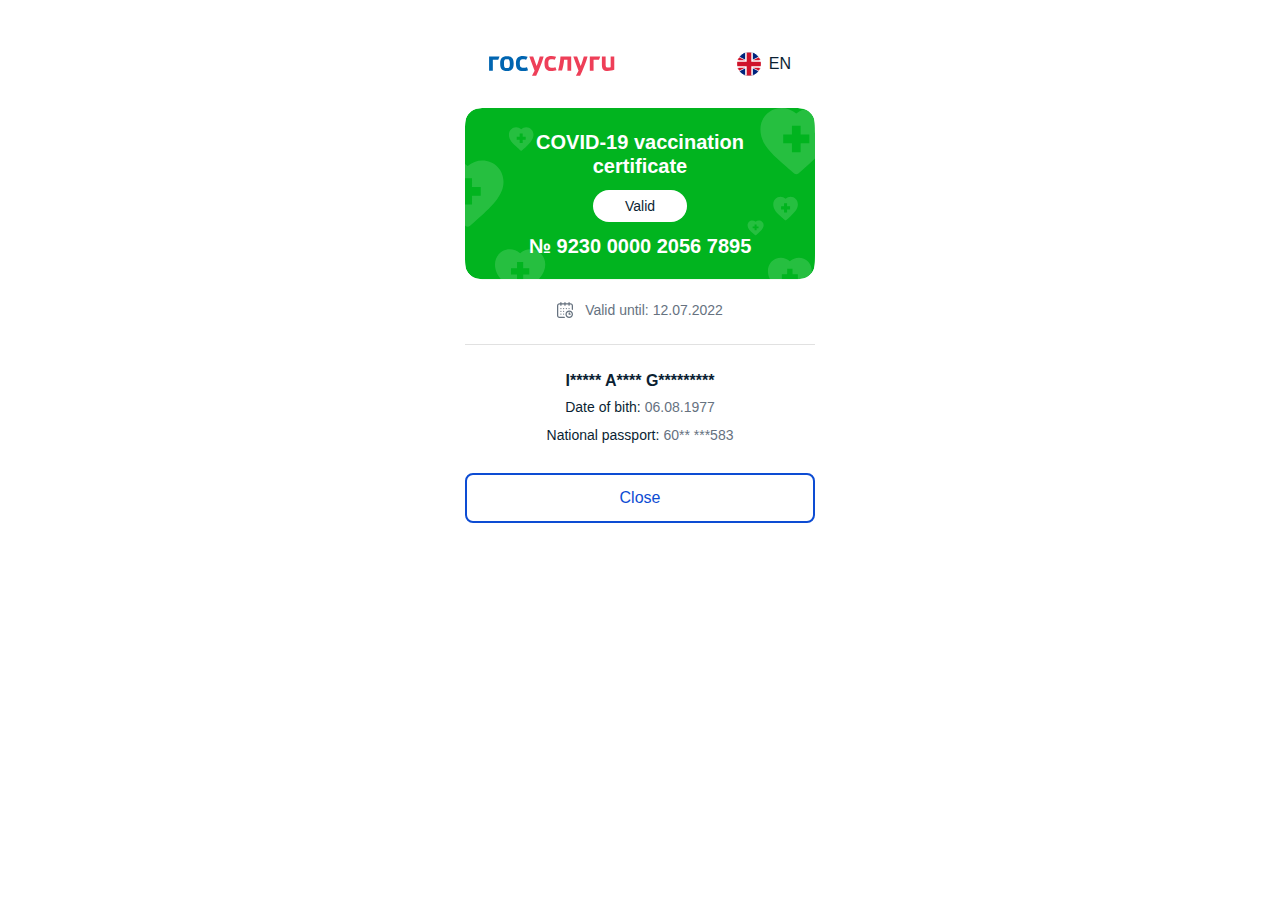
<file: en/ivaninkeles.html>
<html lang="ru"><head><script>window.serverData = {
  config: {"access.assuranceLevel":"AL15,AL20,AL30","accountSupplierCodes":["USER_ACCOUNT","DYNAMIC_FORM"],"activePage":true,"allowedIPRegions":"10","allowedLangs":["ru","en"],"allowedPsoPages":"all","allowOrdersMessaging":false,"androidAppLink":"https://play.google.com/store/apps/details?id=ru.rostel","applyFormUrl":"https://www.gosuslugi.ru/","authProviderUrl":"auth-provider/oauth/v1/login?rUrl=","authProviderLoginUrl":"//www.gosuslugi.ru/auth-provider/oauth/v1/login?rUrl=","authProviderLogoutUrl":"//www.gosuslugi.ru/auth-provider/oauth/v1/logout?rUrl=","baseUrl":"https://www.gosuslugi.ru","betaWebHost":"https://www.gosuslugi.ru","nlbHost":"http://p00pgunlbservices/config/api/cfg/v2/configs","businessmanOccasionDisabled":false,"cardEditorEnabled":true,"catalogApiUrl":"//www.gosuslugi.ru/api/catalog/v3/","catalogEnabled":true,"catalogInfoBlocksEnabled":true,"cikHotLine":"8-800-200-00-20","cmsUrl":"//www.gosuslugi.ru/api/cms/v1/","cmsUrlV2":"//www.gosuslugi.ru/api/cms/v2/","cookieDomain":".gosuslugi.ru","covidApiUrl":"//www.gosuslugi.ru/api/arm122/v1/","covidCertUrl":"//www.gosuslugi.ru/api/covid-cert/v2/","delayLkTimeInMs":3000,"devMode":false,"discountStartDate":"20.12.2016","downloadAppDisabled":false,"electionApiUrl":"//www.gosuslugi.ru/api/elections/v1/","embeddedSfForm":true,"enableDevicesPso":true,"esepPopupFormUrl":"10086/3","esiaEnabled":true,"esiaUrl":"//esia.gosuslugi.ru","feedbackDisabled":false,"feedbackUnloginedText":true,"fgisDoAppealEnabled":false,"fnsPaymentEnable":true,"fnsPaymentInfoEnabled":true,"formPlayerUrl":"//www.gosuslugi.ru/widgets/prod","formPlayerUrlStatic":"//www.gosuslugi.ru","formPlayerStorageUrl":"//www.gosuslugi.ru/api/storage/v1/files","formPlayerVersion":"http://www.gosuslugi.ru/widgets/version.txt","formsWithoutAuth":"/168640/1/form","frguRadioGroup":true,"geoCodingCacheEnabled":true,"gepsApiUrl":"//www.gosuslugi.ru/api/lk/geps/","gepsLkUrl":"//www.gosuslugi.ru/api/lk/","gepsConfirmUrl":"403227/1","gepsEnabled":true,"gepsHeaderEnabled":true,"gepsUrl":"https://geps.gosuslugi.ru/arm/","gibddKfTarget":"53649/8/","globalSFDadataDebounce":400,"gosbarUrl":"//gosbar.gosuslugi.ru/widget","gosbarUrlStatic":"//gosbar.gosuslugi.ru","gosbarWarningTextEnabled":false,"gosuslugiUrl":"//www.gosuslugi.ru","happyNewYear":false,"ilsPfrSettings":{"firstRequestDelay":1000,"timeoutBetweenRequests":30000,"attemptsCount":3},"imApiUrl":"//www.gosuslugi.ru/api/im/v1/","indexCmsBanner":true,"indexNotificationEnabled":true,"indexPageTemplate":"/tpl/index-forward.html","infoCenterEnabled":true,"informerDutyShow":true,"iosAppLink":"https://itunes.apple.com/ru/app/gosuslugi/id502487330","isPageServiceEnabled":true,"kndEnabled":true,"kndInformerShow":true,"kndUrl":"10007/1/","legalOccasionDisabled":false,"lkApiUrl":"//www.gosuslugi.ru/api/lk/v1/","lkApiUrlInternal":"//p00pgulkapinlb/lk-api/api/lk/v1/","lkBannersDisabled":true,"lkBookingEnabled":false,"lkSwitchEnabled":true,"retargetingVkEnabled":true,"retargetingMailEnabled":true,"logDirname":"./logs","logFileName":"winston-log","logFileSize":"10","loginfilterAuthproviderHost":"https://www.gosuslugi.ru/","loginfilterLocalMode":true,"logLevel":"error","mailDeliveryEnabled":true,"mainPortal":true,"maxFiles":"10","mobileShortLinkEnable":true,"netSfEhcacheSkipUpdateCheck":true,"notificationApiUrl":"//www.gosuslugi.ru/api/notification/v1/","notificationMaxSizeByOrg":10,"notificationsHomepageEnable":true,"notificationsHomepageIosTooltip":true,"notificationShowAll":true,"nsiApiUrl":"//www.gosuslugi.ru/api/nsi/v1/","occasionEnabled":true,"openLkForEveryone":true,"openNotifSetupBlockForOrg":true,"oplataUrl":"//oplata.gosuslugi.ru/","partnersUrl":"https://partners.gosuslugi.ru/","partnersWebHost":"https://partners.gosuslugi.ru/","partyUrl":"https://party.gosuslugi.ru","paymentNewVersion":true,"paymentUrl":"//payment.gosuslugi.ru/","paymentDisclaimer":{"show":true,"title":"Комиссия 0%","text":"При оплате картой «Мир»","icon":"svg/pay/icons/card_mir.svg"},"pdsUrl":"http://p00pgunlbservices/pds/api/pds/v1/pd/","personOccasionDisabled":false,"pguAndroidAppId":"ru.rostel","pguMobileAppAndroidId":"ru.rostel","platform":"EPGU_V4","posUrl":"https://pos.gosuslugi.ru/epgu/","posMinZdravUrl":"https://pos.gosuslugi.ru/epgu/#/medical","posEmergency":"https://pos.gosuslugi.ru/epgu/#/emergency","posGovernment":"https://pos.gosuslugi.ru/epgu/#/government","posUniversal":"https://pos.gosuslugi.ru/epgu/#/new-portal-main","posMainUrl":"https://pos.gosuslugi.ru/epgu/#/main","portalCfgUrl":"//www.gosuslugi.ru/api/portal-cfg/","profileNotificationPageVersion":true,"psoDomain":"https://ssp.gosuslugi.ru","quadrupelUrl":"//www.gosuslugi.ru/api/quadrupel/v1/","opgUrl":"https://widget.gosuslugi.ru/","manualRegionsCacheTime":86400,"cmsConfigCacheTime":86400,"quizNpsEnabled":true,"rateLimitApi":"http://p00pgunlbservices/ratelimit-api/api/ratelimit/v1/","rateCookie":"rc789123","rateHttpCode":429,"rateEnabled":false,"rateTimeout":1000,"redirectMap":{"10001":"/10001/1","/10001":"/10001/1","/10001/result/informer":"/pay","/10002":"/10002/1","/10002/1/form":"/10002/form","/10002/form":"/pay","/10051":"/10005","/10070":"/10005","/10005/1":"/10010","/10005/2":"/10011","/10051/4/form":"/10070/4/form","/10051/5/form":"/10070/5/form","/10051/6/form":"/10070/6/form","/10066/form":"10066/1/form","/10004":"/10050","/10006":"/10052","/10001/1/form":"/pay","/10003/1/form":"/pay","/10001/form":"/pay","/10003/form":"/pay","/10051/4/info":"/10070/4/info","/10051/5/info":"/10070/5/info","/10051/6/info":"/10070/6/info","/14223/1/form":"10999/1/","/181783/1/form":"10999/1","/119654/1/form":"10999/1","/10001/3":"/pay","/10001/3/form":"/pay","/20117/8/form":"/10085","/20092/16/form":"/10083","/44107/3/form":"/10086","/19817/4/form":"/10081","105160/9/form":"/10082","/19806/1/form":"/10085","/19800/1/form":"/10083","/19840/1/form":"/10086","/19807/2/form":"/10081","/53119/1/form":"/10082","/69423/2/form":"/10084/1","/30448/1/form":"/10066/1/","/16816/1/form":"/16816/2/form","/10373":"/10373/1","/10373/1/form":"/10373/form","/72813/1/form":"10084/1/","/31475/2/form":"/334625/1/form","/19786/15/form":"/10085/1/","/159233/12/form":"/10081/1/","/159233/14/form":"/10086/","/159233/15/form":"/10082/","/159233/17/form":"/10083/","/159233/11/form":"/10085/1/","/72073/1/form":"/10066/1/","/48349/9/form":"/10083/","/48349/7/form":"/10085/1/","/48349/6/form":"/10082/","/48349/5/form":"/10086/","/48349/3/form":"/10081/","/101844/1/form":"/10084/1/","/79643/1/form":"/10084/1/","/39469/1/form":"/10083/","/20193/1/form":"/10081/1/","/31062/2/form":"/10086","/31107/2/form":"/10082/","/52912/4/form":"/10085","/85456/2/form":"/334625/1","/11945/2":"/10084/1/","/28764/1/form":"/10086/","/30860/1/form":"/10081/1/","/31513/1/form":"/10085/1/","/31633/1/form":"/10082/","/166066/1/form":"/10083/","/11945/2/form":"/10084/1/form","/11945":"/11945/2/info","/40272/1/form":"/10085/1/form","/94356/1/form":"/10081/1","/34752/5/form":"/10082","/136325/1/form":"/10999/1","/70294/5/form":"/10081/1","/70294/7/form":"/10086","/70294/8/form":"/10082","/70294/9/form":"/10085/1/form","/70294/11/form":"/10083","/75380/1/form":"/10084/1","/151892/2/form":"/10081/1","/151892/4/form":"/10086","/151892/5/form":"/10082","/151892/6/form":"/10085/1","/151892/8/form":"/10083","/35130/2/form":"/10086","/121886/2/form":"/10099/1/form","/52619/4/form":"/10081/1","/67114/5/form":"/10081/1","/67114/7/form":"/10086","/67114/8/form":"/10082","/46554/1/form":"/302869/1","/19032/1/form":"/10066/1","/52619/10/form":"/10083","/52619/7/form":"/10082","/52619/6/form":"/10086","/52619/8/form":"/10085/1","/43497/1/form":"/10084/1/form","/100315/1/form":"/10999","/312960/1/form":"/10999","/32252/1/form":"/10999/1","/31766/1/form":"/10999/1","/31221/1/form":"/10999/1","/32250/1/form":"/10999/1","/31273/1/form":"/10999/1","/32570/1/form":"/10999/1","/31060/1/form":"/10999/1","/31898/1/form":"/10999/1","/32554/1/form":"/10999/1","/33513/1/form":"/10999/1","/32085/1/form":"/10999/1","/31390/1/form":"/10999/1","/32214/1/form":"/10999/1","/32119/1/form":"/10999/1","/32280/1/form":"/10999/1","/33506/1/form":"/10999/1","/31752/1/form":"/10999/1","/31191/1/form":"/10999/1","/31043/1/form":"/10999/1","/32612/1/form":"/10999/1","/31122/1/form":"/10999/1","/31091/1/form":"/10999/1","/31932/1/form":"/10999/1","/32652/1/form":"/10999/1","/76062/1/form":"10084/1","/151468/2/form":"/10999","/18058/17/form":"10083/1","/275082/1/form":"/10999","/137424/2/form":"/10999","/164023/1/form":"/10999","/15708/2/form":"/10999","/51270/2/form":"/10999","/215258/2/form":"/10999","/177523/2/form":"/10999","/70649/6/form":"/10999","/162454/1/form":"/10999","/197724/3/form":"/10999","/12203/2/form":"/10999","/163868/1/form":"/10999","/169047/1/form":"/10999/","/77950/1/form":"/10066/1","/259848/1/form":"/10066/1","/59447/2/form":"/10084/1/","/19786/14/form":"/10082","/19786/11/form":"/10081","/19786/13/form":"/10086","/48811/1/form":"/10999","/149802/2/form":"/10999","/88173/1/form":"/10999","/64426/2/form":"/10999","/72546/2/form":"/10999","/49976/2/form":"/10999","/48820/1/form":"/10999","/149802/1/form":"/10999","/59572/3/form":"/10999","/48858/2/form":"/10999","/176797/1/form":"/10999","/48858/1/form":"/10999","/59378/2/form":"/10999","/77829/1/form":"/10999","/51100/1/form":"/10999","/64426/1/form":"/10999","/124870/2/form":"/10999","/61270/1/form":"/10999","/146682/1/form":"/10999","/124870/1/form":"/10999","/77829/2/form":"/10999","/65961/1/form":"/10999","/49976/1/form":"/10999","/74028/1/form":"/10999","/90954/3/form":"/10999","/48614/1/form":"/10999","/65961/2/form":"/10999","/48271/2/form":"/10999","/48271/1/form":"/10999","/146682/2/form":"/10999","/48234/1/form":"/10999","/59378/1/form":"/10999","/72546/1/form":"/10999","/88173/2/form":"/10999","/62592/5/form":"/10999","/70710/1/form":"/332579/1","/176759/1/form":"/332579/1","/177496/1/form":"/332579/1","/74126/1/form":"/332579/1","/56929/2/form":"/332579/1","/70408/2/form":"/332579/1","/164747/4/form":"/332579/1","/66245/1/form":"/332579/1","/70458/1/form":"/332579/1","/163920/2/form":"/332579/1","/161749/1/form":"/332579/1","/163802/8/form":"/332579/1","/163062/1/form":"/332579/1","/53858/2/form":"/334625/1","/19811/1/form":"/10081/1","/19848/1/form":"/10086","/19835/1/form":"/10082","/19825/1/form":"/10085/1","/12863/2/form":"/10999","/152576/1/info":"/10081/1","/152576/3/info":"/10086","/152576/4/info":"/10082","/152576/5/info":"/10085/1","/108074/10/form":"/10081/1/form","/108074/12/form":"/10085/1/form","/108074/5/form":"/10082/1/form","/108074/11/form":"/10086/3/form","/108074/13/form":"/10082/2/form","/108074/4/form":"/10086/1/form","/108074/29/form":"/10086/2/form","/84266/1/form":"/332578/2/form","/76055/1/form":"/332578/2/form","/84027/2/form":"/332579/1/form","/39281/1/form":"/332579/1/form","/81854/3/form":"/332579/1/form","/45016/1/form":"/332579/1/form","/109651/1/form":"/332579/1/form","/38852/1/form":"/332579/1/form","/44907/1/form":"/332579/1/form","/24225/5":"/24225/4","/24225/5/info":"/24225/4","/24225/5/form":"/24225/4","/104836/1/form":"/332575/2","/70230/1/form":"/334625/1/form","/125307/1/form":"/332574/2","/195517/1/form":"/332575/2","/55891/1/form":"/332576/2","/125307/3/form":"/332577/2","/32714/2/form":"/332578/2/form","/71973/6/form":"/334625/1/form","/12760/1/form":"/10081/1/form","/12815/1/form":"/10086/2/form","/12830/1/form":"/10082/1/form","/12779/1/form":"/10083/1/form","/48820/3/form":"/10999","/121935/11/form":"/10084/1","/53378/1/form":"/332576/2","/19818/2/info":"/10081/1","/19818/4/info":"/10086","/19818/5/info":"/10082","/19818/6/info":"/10085/1","/21079/15/form":"/10085/1","/19818/2":"/10081/1","/19818/4":"/10086","/19818/5":"/10082","/19818/6":"/10085/1","/342017/1/form":"/334625/1/form","/59378/4/form":"/10999","/149802/3/form":"/10999/","/54026/1/form":"/332578/2/form","/14999/2/form":"/332579/1/form","/115095/2/form":"/332576/2/form","/25623/1/form":"/332574/2/form","/25340/1/form":"/332575/2/form","/30993/1/form":"/332575/2/form","/109651/2/form":"/332579/1/form","/107530/1/info":"/332578/2","/318649/1/info":"/332578/2","/127607":"/332578/2","/344684/1/info":"/332578/2","/78502":"/332578/2","/335305/1/info":"/332578/2","/19387/1/form":"/332576/2/form","/160054/8/form":"/10086/2/form","/160054/10/form":"/10086/1/form","/160054/9/form":"/10086/3/form","/371734/1/form":"/10081/1/form","/369131/2/form":"/10082/1/form","/369131/1/form":"/10082/2/form","/372007/1/form":"/10083/1/form","/372007/2/form":"/10083/2/form","/100585/2/form":"/10082","/99450/2/form":"/10081/1","/97939/2/form":"/10086","/101116/2/form":"/10083","/98395/2/form":"/10085/1","/267333/1/form":"/332577/2/form","/151892/16/form":"/10082","/380751/1/form":"/10083/1/form","/380946/1/form":"/10086/3","/380750/1/form":"/10081/1","/380725/2/form":"/10082/1","/65844/2/form":"/10084/1","/265359/1/form":"/332579/1","/71873/1/form":"/10066/1/form","/92733/1/form":"/332576/2","/55817/3/form":"/10999","/53537/3/form":"/392165","/147828/3/form":"/10081/1","/147828/5/form":"/10086","/147828/6/form":"/10082","/147828/7/form":"/10085/1","/147828/9/form":"/10083","/396592/1/form":"/332578/2/form","/397765/1/form":"/397203/1/form","/48349/8/form":"/392165","/48349/10/form":"/367477/1","/48349/11/form":"/367477/1","/48349/12/form":"/367477/1","/48349/13/form":"/367477/1","/48349/14/form":"/367477/1","/48349/15/form":"/367477/1","/48349/16/form":"/367477/1","/398798/1/form":"/10999","/29170/24/form":"/10081/1","/29170/25/form":"/10082","/29170/19/form":"/10086","/29170/18/form":"/10085/1","/103333/7/form":"/367477/1","/10050/1":"/600124/1/form","/10050/1/form":"/600124/1/form","/10050/3":"/600124/1/form","/10050/3/form":"/600124/1/form","/500605/1/info":"//knd.gosuslugi.ru"},"recipeUrl":"https://recept.gosuslugi.ru/","recipePageEnabled":true,"registerCovidUrl":"//www.gosuslugi.ru/api/register-covid/v2/","searchApiUrl":"//www.gosuslugi.ru/api/search/v1/","searchSputnikApiUrl":"//www.gosuslugi.ru/api/search-autocomplete/","searchSputnikEnabled":true,"serviceTimeoutEnabaled":false,"sfUrl":"//www.gosuslugi.ru/api/sf/v1/","showPsoOnlyForAuthorized":false,"showRestoreAction":false,"siaWebHost":"https://esia.gosuslugi.ru","sliderTimer":4000,"smsNotificationsEnabled":false,"storageApi":"//www.gosuslugi.ru/api/storage/v1/","storageApiV2":"//www.gosuslugi.ru/api/storage/v2/","superServiceAsideEnabled":false,"tabsEnabled":true,"timeoutRequisites":24,"timingApi":"//www.gosuslugi.ru/health/","timingApiUrl":"//www.gosuslugi.ru/health/","throbber":{"throbberHeader":"Идет загрузка","throbberSubHeader":"Это может занять некоторое время"},"urlBeta":"https://www.gosuslugi.ru/","urlLk":"https://lk.gosuslugi.ru/","userApiSwitcher":true,"utilitiesIconsEnabled":false,"viewType":"PORTAL","orgHomeVotingUrl":"555023/1/","constDate":"2020-07-01","constUrl":"https://deg.gosuslugi.ru/info/","mobizUrl":"https://mobiz.gosuslugi.ru/info/","showConstitutionButtons":false,"gscoreJSEnabled":false,"dasJSEnabled":false,"yandexMetric":9722908,"enterpriseYandexMapsEnabled":true,"eservicesWithTrustedComment":"10000024869,10000026266,10000026350,10000101726,10000102586","lsPageServiceEnabled":true,"intNsiApiUrl":"//p00pgunlbservices/nsiv2/api/nsi/v1/","intCmsUrl":"//p00pgunlbservices/cmsservice/api/cms/v1/","intCatalogApiUrl":"//p00pgunlbservices/api/catalog/v3/","intQuadrupelUrl":"//p00pgunlbservices/api/quadrupel/v1/","ngAPI":"//www.gosuslugi.ru/api/ng/v1/","opengraphCacheTime":600,"mobAccessTokenUrl":"http://p00pgulkapinlb/lk-api/internal/api/lk/v1/users/mobile/token","mapApiUrl":"//www.gosuslugi.ru/api/map/v1/","unauthPaymentUrl":"//oplata.gosuslugi.ru","delegationEnabled":false,"appealFormUrl":"//www.gosuslugi.ru/352356/1/form","knoInfoServiceCode":"10008/1","knoPollServiceCode":"10009/1","modalNotice":[{"regions":["^65d*"],"start":"2019-12-14T19:00:00.000Z","end":"2019-12-15T02:00:00.000Z","code":"school2019"}],"schoolFormLink":"https://www.gosuslugi.ru/24225/11/form","cultureWidgetUrl":"https://pro.culture.ru/widgets/embed/htuemyj8a1jyjwmw","cardMirActionEnable":true,"celebration":"#2862AC","regVotingUrl":"555012/1/","fedVotingUrl":"555021/1/","changeUikStartDays":"60","changeUikFinishDays":"6","regionsWithoutForm":[],"homeVotingFinishDays":"6","payFaqIds":{"COMMON":[[2420,3482],[24,31],[24,2400],[3922,3930],[24,2382]],"FINE":[[27,2015],[27,3206],[27,2460],[27,3862],[27,2375],[24,31]],"FNS":[[26,3622],[26,3052],[26,2384],[24,31],[3922,3930]],"FSSP":[[1000101,2395],[1000101,100278],[1000105,100282],[1000105,100285],[1000105,100286]],"STATE_DUTY":[[2420,2421],[24,2260],[2420,2444],[2420,2830],[2420,3342],[2420,3220]],"ACCOUNT":[[2420,3482],[24,31],[24,2400],[3922,3930],[24,2382]],"UIN":[[24,2400],[24,31],[26,3622],[27,2015],[24,2382]]},"edinformerShowTabWithoutQuittance":true,"routingCodeForPay":"MNSV08","captchaPluginUrl":"/captcha/static/captcha-plugin-min.js","captchaServiceUrl":"/captcha/api/public/v1/result","ipshApi":"//www.gosuslugi.ru/api/pay/v1/","paygateApiUrl":"//www.gosuslugi.ru/api/pay/public/v1/paygate/","availablePayoutStudent":false,"homeVotingUrl":"555023/1/","homeVotingStartDays":"43","bioAuthProviderUrl":"auth-provider/bio-login?rUrl=","bioResultAuthProviderUrl":"auth-provider/bio-login-result?rUrl=","showCikCallDays":"6","formEndPeriodText":"Если в день голосования Вы не сможете прийти на избирательный участок по уважительной причине (болезнь, инвалидность), до 14:00 8 сентября 2019 года по местному времени Вы можете подать письменное заявление или устное обращение в свою избирательную комиссию.","izbirkollsElectionPercents":5,"mgikHotLine":"+7 (495) 539-55-55","mobEuroprotocolTokenUrl":"http://p00pgulkapinlb/lk-api/internal/api/lk/v1/users/token/europrotocol","redirectToLk":["555013/1","555012/1"],"electionOrderChangeDays":21,"importantElectionName":"","importantElectionDate":"","importantElectionVrnVibRef":"","notMatchedElectionsStartDate":"05.06.2020","notMatchedElectionsEndDate":"01.07.2020","coronaDiaryForm":"/394243/1","posEnabled":true,"posCardUrl":"/10090/1","posButtonName":"Написать сообщение","referendumResultHideStatuses":["1200","2000"],"pay3_7Link":"397203/1","secondMedicClaimId":"397566","sopUrl":"https://sop.gosuslugi.ru/","logStdoutEnabled":true,"sopTestUrl":"https://sop.test.gosuslugi.ru/","sopAuthData":{"Api-Key":"8474c0d6-52ef-43af-a96a-32be0def70f8"},"digitalPassBannerText":"Сейчас цифровые пропуска на портале Госуслуг и в приложении СТОП Коронавирус можно оформить в этих регионах: Архангельская область, Владимирская область, Волгоградская область, Забайкальский край, Иркутская область, Магаданская область, Московская область, Новосибирская область, Орловская область, Приморский край, Республика Дагестан, Республика Мордовия, Ростовская область, Сахалинская область, Тамбовская область, Тульская область, Хабаровский край, Ярославская область","enableComingSoonBanner":true,"universityCheckServiceUrl":true,"ppGetUserFavoritesUrl":"https://abitur.cbias.ru/lk/eapi/getUserFavorites","universityApiUrl":"//www.gosuslugi.ru/api/university/v1/","universityFormUrl":"10077/1/form","proactiveHideElkDisclaimer":["382814294","321176899"],"urlAtHomeElections":"","urlDeputiesElections":"/555061/1","urlRegionsElections":"/555062/1","partnersCmsApiV2":"//www.gosuslugi.ru/api/cms/v2/partners/","showMenuBtns":false,"staticDomain":"https://gu-st.ru/portal-st/","staticDomainAssetsPath":"https://gu-st.ru/portal-st/assets/","staticDomainLibAssetsPath":"https://gu-st.ru/portal-st/lib-assets/","newSfApiUrl":"//www.gosuslugi.ru/api","sfPlayerUrl":"//www.gosuslugi.ru/widgets/prod/player.build.html","mainPageServicesMaxCount":6,"mainPageSituationsMaxCount":5,"mainPageStructuresMaxCount":4,"reloadServicePage":true,"pagesAsOldPortal":["/exposure_notification","/landing/fssp","/egisso/","/landing/vaccination","/dom","/census","/departments"],"messageservice":"http://p00pgunlbservices/messageservice/","egissoApiUrl":"//www.gosuslugi.ru/api/egisso/v1/questions/","pagesWithSmallFooter":["/","/legal-entity","/entrepreneur","/new","/departments","/pay","/goskey","/landing/legal_entity_grants"],"searchQueryTimeout":200,"burgerDemoMode":true,"showPopupBackOldPortal":true,"newSputnikSearchEnabled":true,"showMenuDigitalAssistant":false,"linkToNewOldPortal":true,"vaccineUrl":"//www.gosuslugi.ru/api/vaccine/v1/","brokerUrl":"https://bot.gosweb.gosuslugi.ru/","brokerApiPath":"api/v2/","mainBlocksData":"//www.gosuslugi.ru/api/mainpage/v4","catalogApiService":"//www.gosuslugi.ru/api/catalog-service/v1/","goskey":{"googleApp":"https://play.google.com/store/apps/details?id=ru.gosuslugi.goskey","appleApp":"https://apps.apple.com/ru/app/id1566096745","huaweiApp":"https://appgallery.huawei.com/#/app/C104297607","video":"https://www.youtube.com/watch?v=alxH8XmgiMI","docs":[{"title":"Федеральный закон от 30 декабря 2020 г. № 533-ФЗ о внесении изменений в Федеральный закон «О связи»","link":"http://publication.pravo.gov.ru/Document/View/0001202012300048"},{"title":"Постановление Правительства РФ от 24 мая 2021 г. № 775 о внесении изменений в постановление Правительства Российской Федерации от 25 июня 2012 г. № 634 о видах электронной подписи","link":"http://publication.pravo.gov.ru/Document/View/0001202105260029"},{"title":"Постановление Правительства от 15 июля 2021 г. № 1207 о проведении эксперимента по использованию усиленной электронной подписи при предоставлении услуг","link":"http://publication.pravo.gov.ru/Document/View/0001202107160047"}]},"emergencyModeTwoCookieName":"w-r-ii","emergencyModeTwoCookieMaxAge":3600,"emergencyModeThreeCookieName":"w-r-iii","emergencyModeThreeCookieMaxAge":3600,"waitingRoomTime":{"minutes":"5","seconds":"00"},"benefitSchoolLink":"//posobie2021.gosuslugi.ru/10623/1/form","benefitPregnancyLink":"//posobie2021.gosuslugi.ru/10624/1/form","benefitFor817Link":"//posobie2021.gosuslugi.ru/10625/1/form","benefitSchoolDisableData":{"disabled":false,"disableText":"Подача заявлений с 15 июля","text":"Подать заявление или проверить его статус"},"waitingRoomUsersCount":"1 500 000","widgetVer":"http://www.gosuslugi.ru/widgets/version.txt","pixelEnabled":true,"pixelDomain":"//voxel.gosuslugi.ru/1x1.png","showNewDesignPsoHelp":true,"defaultPsoTab":"info-tab","excludePsoFromMain":false,"statSputnikUrl":"//stat.sputnik.ru/match.gif?partner_id=epgu","edsEmailFileMaxSize":20971520,"lkUrl":"https://lk.gosuslugi.ru/","betaUrl":"https://www.gosuslugi.ru/","androidAppBusinessLink":"https://play.google.com/store/apps/details?id=ru.minsvyaz.gu_business","iosAppBusinessLink":"https://apps.apple.com/ru/app/gosuslugi/id1372085024","isLk":false,"metricId":9722908,"notificationsHomepage":true,"iosTooltip":true,"infocenterMobileAppPlatforms":"110","lkApiUrlv2":"//www.gosuslugi.ru/api/lk/v2/","lkScanFeatureEnabled":false,"internalLkApiUrl":"//p00pgulkapinlb/lk-api/api/lk/v1/","staticDomain4Proxy":"https://gu-st.ru/portal-st","gisdoUrl":"https://do.gosuslugi.ru/","gosbarResourceVersion":"fh=1625751546043","formPlayerResourceVersion":"http://www.gosuslugi.ru/widgets/version.txt","formPlayerHashVersion":"http://www.gosuslugi.ru/widgets/version.txt","staticHashParamName":"","formPlayerNodeJS":false,"iosAppId":"","androidAppId":"ru.rostel","winstonLogLevel":false,"winstonLogMaxfileSize":false,"totalOrderFileSize":-1,"socialAboutUrl":"https://www.gosuslugi.ru/help/faq/lichnyy_kabinet/3642","socialBinds":{"vk":"https://vk.me/new.gosuslugi","ok":"https://ok.ru/messages/group/53448020721829","vb":"viber://pa?chatURI=gosuslugi&text="},"socialNetworks":{"vk":"https://vk.me/new.gosuslugi","ok":"https://ok.ru/gosuslugi","fb":"https://www.facebook.com/new.gosuslugi","tg":"https://t.me/gosuslugi"},"appStores":{"appStore":"https://redirect.appmetrica.yandex.com/serve/529060629282032912","googlePlay":"https://redirect.appmetrica.yandex.com/serve/745233407570662167","appGallery":"https://appgallery8.huawei.com/#/app/C101280309"},"vehiclesImportLinks":{"example":"https://gu-st.ru/content/lk/ts/example.csv","instruction":"https://gu-st.ru/content/lk/ts/instruction.docx"},"visibilityDFC":false,"cacheTimeRequest":10,"suggestsApi":"https://dev01.pgu2-pub.test.gosuslugi.ru/suggests2/api/drafts/v1/suggests/","kndDomain":"//knd.gosuslugi.ru/","enableGosPassport":false,"enableDoctorCall":false,"partnersApiUrl":"//partners.gosuslugi.ru/","elmOnCategory":false,"lkLegalUrl":"https://www.gosuslugi.ru/pgu/personcab#_data-common","WLProxySSL":true,"openPlatformUrl":"https://widget.gosuslugi.ru/","mapUrl":"https://map.gosuslugi.ru/","proxyUrl":"//pgu-devfed.test.gosuslugi.ru/proxy/","changeFundUrl":"https://www.gosuslugi.ru/257013","excludeMenuItems":"{}","certificationAuthoritiesLink":"https://digital.gov.ru/ru/activity/govservices/certification_authority","confirmBy":{"sberbank":"https://www.sberbank.ru/ru/person/dist_services/gosuslugi/accounting_confirmation","tinkoff":"https://www.tinkoff.ru/payments/categories/state-services/esia/","pochtaBank":"https://www.pochtabank.ru/service/gosuslugi","ra":"https://map.gosuslugi.ru/co"},"dsWidget":{"pluginUpload":"https://ds-plugin.gosuslugi.ru/plugin/upload/Index.spr","ministry":"http://minsvyaz.ru/ru/directions/?regulator=118","currentHost":"https://lk.gosuslugi.ru","kriptopro":"http://www.cryptopro.ru/products/fkc/kriptopro-csp-uec/getwithplugin","manual":"http://static.gosuslugi.ru/cms/htdocs/0/0/0/0/0/0/0/0/0/plugin_manual.pdf"},"ipshPPCApi":"//gosuslugi.ru/api/pay/ppc/v1/","axiosTimeout":60000,"maxFreeSockets":5,"maxSockets":20,"keepAliveEnabled":true,"yaCounter":24845174,"sputnikMapEnabled":false,"sputnikMapApiKey":"1uE2cu6C0NYu","degSuccessOrderStatusId":3,"firstWaveEndDate":"2020-08-02T00:00:00.000","changePassportRfUrl":"10052/1","changeForeignPassportUrl":"10005","mvdRequestUrl":"https://xn--b1aew.xn--p1ai/request_main","homeToUikFinish":[],"signCollectionStopHours":"18","appealServiceUrl":"600305/1","refundServiceUrl":"10100/2","fineAppealDisabled":false,"showElectionLandingLink":false,"timestampCache":1628887693481,"newSfMocks":[],"showEgisso":false,"egissoHelpUrl":"http://egisso.ru/site/page/sendAstpMessage","forceRegistryOfficeData":false,"fsspApiUrl":"//gosuslugi.ru/api/fssp/v1/","fsspProceedJudDataTimeOut":10,"fsspProceedJudDataTotalAttemptTime":30,"fsspRestrictionsWaitTime":60,"fsspRestrictionsWaitTimeInterval":5,"gepsFilesRetryCount":3,"gepsFilesDelayValue":4000,"appealRequestTimeout":3,"appealRequestLimit":10,"showContactFsspButton":false,"exposureApp":{"ios":"","google":""},"delayKindergartenQueue":15000,"kindergartenApiUrl":"//gosuslugi.ru/api/kindergarten/v1/","partnersSwitchEnabled":false,"smartSearchParams":[],"statusCommentPOSQuiz":[3],"statusCommentHashUrl":"https://pos.gosuslugi.ru/feedback?appealHash=","maxUploadFilesSize":104857600,"maxUploadFilesSizeItem":10485760,"showNewChildHealthTab":false,"showMedicalOrg":false,"showChildMedicalOrg":false,"showMedicalPolicyAndOrg":false,"showDisabledPersonInfo":false,"recordStatusValues":["397185_1","400622_1"],"consultationDocLink":"https://gostelemed.ru/gosuslugi","spoApiUrl":"//gosuslugi.ru/api/spo/1/lk/","showEducationDocuments":true,"showEgeResults":true,"benefitSchoolDisableDataPug":{"disabled":false,"disableText":"Подача заявлений с 15 июля","text":"Подать заявление или проверить его статус"},"goskluchGoogleLink":"","goskluchAppleLink":"","goskluchHuaweiLink":"","candidateStopSignatureExceptionCase":[],"vuzCampaignEndDate":1598486400000,"yandexMapsApiKey":"9e8e2fc4-5970-4ca6-95c5-3e620095e8e3","vuzFirstWaveStartDate":1598054400000,"vuzFirstWaveEndDate":1598227200000,"searchPing":30,"vuzSecondWaveEndDate":1598400000000,"feedbackText":"Пришло много вопросов, и мы не успеваем отвечать. Скоро мы ответим на накопившиеся сообщения, и вы сможете задать вопрос.<div class='offset-top-x-sm'>Посмотрите раздел <a class='text-link' href='/help'>&quot;Помощь и поддержка&quot;</a>. Наверняка, там уже есть ответ на ваш вопрос.</div>","gibddServiceEnabled":true,"vuzEndDate":1632690000000,"vuzSecondWaveStartDate":1598227200000,"showGepsEzpPopup":false,"gibddPhotoEnabled":true,"actualElectionInfoDate":"14.08.2021","notFeedbackEnabled":false,"feedbackTitle":"Мы на время закрыли прием новых обращений","psoFeedbackEnabled":true,"manualRegions":"{\"tula\":{\"cases\":[\"Тульская область\",\"Тульской области\",\"Тульской области\",\"Тульскую область\",\"Тульской областью\",\"Тульской области\"],\"okato\":\"70000000000\"},\"oryol\":{\"cases\":[\"Орловская область\",\"Орловской области\",\"Орловской области\",\"Орловскую область\",\"Орловской областью\",\"Орловской области\"],\"okato\":\"54000000000\"},\"omsk\":{\"cases\":[\"Омская область\",\"Омской области\",\"Омской области\",\"Омскую область\",\"Омской областью\",\"Омской области\"],\"okato\":\"52000000000\"},\"astrakhan\":{\"cases\":[\"Астраханская область\",\"Астраханской области\",\"Астраханской области\",\"Астраханскую область\",\"Астраханской областью\",\"Астраханской области\"],\"okato\":\"12000000000\"},\"vladimir\":{\"cases\":[\"Владимирская область\",\"Владимирской области\",\"Владимирской области\",\"Владимирскую область\",\"Владимирской областью\",\"Владимирской области\"],\"okato\":\"17000000000\"},\"stavropol\":{\"cases\":[\"Ставропольский край\",\"Ставропольского края\",\"Ставропольскому краю\",\"Ставропольский край\",\"Ставропольским краем\",\"Ставропольском крае\"],\"okato\":\"07000000000\"},\"khanty-mansi\":{\"cases\":[\"Ханты-Мансийский автономный округ - Югра\",\"Ханты-Мансийского автономного округа - Югры\",\"Ханты-Мансийскому автономному округу - Югре\",\"Ханты-Мансийский автономный округ - Югру\",\"Ханты-Мансийским автономным округом - Югрой\",\"Ханты-Мансийском автономном округе - Югре\"],\"okato\":\"71100000000\"},\"magadan\":{\"cases\":[\"Магаданская область\",\"Магаданской области\",\"Магаданской области\",\"Магаданскую область\",\"Магаданской областью\",\"Магаданской области\"],\"okato\":\"44000000000\"},\"khakassia\":{\"cases\":[\"Республика Хакасия\",\"Республики Хакасия\",\"Республике Хакасия\",\"Республику Хакасия\",\"Республикой Хакасия\",\"Республике Хакасия\"],\"okato\":\"95000000000\"},\"vologda\":{\"cases\":[\"Вологодская область\",\"Вологодской области\",\"Вологодской области\",\"Вологодскую область\",\"Вологодской областью\",\"Вологодской области\"],\"okato\":\"19000000000\"},\"moscow\":{\"cases\":[\"город Москва\",\"города Москвы\",\"городу Москве\",\"город Москву\",\"городом Москвой\",\"городе Москве\"],\"okato\":\"45000000000\"},\"irkutsk\":{\"cases\":[\"Иркутская область\",\"Иркутской области\",\"Иркутской области\",\"Иркутскую область\",\"Иркутской областью\",\"Иркутской области\"],\"okato\":\"25000000000\"},\"north-ossetia-alania\":{\"cases\":[\"Республика Северная Осетия - Алания\",\"Республики Северная Осетия - Алания\",\"Республике Северная Осетия - Алания\",\"Республику Северная Осетия - Алания\",\"Республикой Северная Осетия - Алания\",\"Республике Северная Осетия - Алания\"],\"okato\":\"90000000000\"},\"nizhny-novgorod\":{\"cases\":[\"Нижегородская область\",\"Нижегородской области\",\"Нижегородской области\",\"Нижегородскую область\",\"Нижегородской областью\",\"Нижегородской области\"],\"okato\":\"22000000000\"},\"ulyanovsk\":{\"cases\":[\"Ульяновская область\",\"Ульяновской области\",\"Ульяновской области\",\"Ульяновскую область\",\"Ульяновской областью\",\"Ульяновской области\"],\"okato\":\"73000000000\"},\"primorsky\":{\"cases\":[\"Приморский край\",\"Приморского края\",\"Приморскому краю\",\"Приморский край\",\"Приморским краем\",\"Приморском крае\"],\"okato\":\"05000000000\"},\"kamchatka\":{\"cases\":[\"Камчатский край\",\"Камчатского края\",\"Камчатскому краю\",\"Камчатский край\",\"Камчатским краем\",\"Камчатском крае\"],\"okato\":\"30000000000\"},\"ingushetia\":{\"cases\":[\"Республика Ингушетия\",\"Республики Ингушетия\",\"Республике Ингушетия\",\"Республику Ингушетия\",\"Республикой Ингушетия\",\"Республике Ингушетия\"],\"okato\":\"26000000000\"},\"kemerovo\":{\"cases\":[\"Кемеровская область\",\"Кемеровской области\",\"Кемеровской области\",\"Кемеровскую область\",\"Кемеровской областью\",\"Кемеровской области\"],\"okato\":\"32000000000\"},\"kostroma\":{\"cases\":[\"Костромская область\",\"Костромской области\",\"Костромской области\",\"Костромскую область\",\"Костромской областью\",\"Костромской области\"],\"okato\":\"34000000000\"},\"bashkortostan\":{\"cases\":[\"Республика Башкортостан\",\"Республики Башкортостан\",\"Республике Башкортостан\",\"Республику Башкортостан\",\"Республикой Башкортостан\",\"Республике Башкортостан\"],\"okato\":\"80000000000\"},\"tyumen\":{\"cases\":[\"Тюменская область\",\"Тюменской области\",\"Тюменской области\",\"Тюменскую область\",\"Тюменской областью\",\"Тюменской области\"],\"okato\":\"71000000000\"},\"volgograd\":{\"cases\":[\"Волгоградская область\",\"Волгоградской области\",\"Волгоградской области\",\"Волгоградскую область\",\"Волгоградской областью\",\"Волгоградской области\"],\"okato\":\"18000000000\"},\"yaroslavl\":{\"cases\":[\"Ярославская область\",\"Ярославской области\",\"Ярославской области\",\"Ярославскую область\",\"Ярославской областью\",\"Ярославской области\"],\"okato\":\"78000000000\"},\"tver\":{\"cases\":[\"Тверская область\",\"Тверской области\",\"Тверской области\",\"Тверскую область\",\"Тверской областью\",\"Тверской области\"],\"okato\":\"28000000000\"},\"zabaykalsky\":{\"cases\":[\"Забайкальский край\",\"Забайкальского края\",\"Забайкальскому краю\",\"Забайкальский край\",\"Забайкальским краем\",\"Забайкальском крае\"],\"okato\":\"76000000000\"},\"khabarovsk\":{\"cases\":[\"Хабаровский край\",\"Хабаровского края\",\"Хабаровскому краю\",\"Хабаровский край\",\"Хабаровским краем\",\"Хабаровском крае\"],\"okato\":\"08000000000\"},\"rostov\":{\"cases\":[\"Ростовская область\",\"Ростовской области\",\"Ростовской области\",\"Ростовскую область\",\"Ростовской областью\",\"Ростовской области\"],\"okato\":\"60000000000\"},\"udmurt\":{\"cases\":[\"Удмуртская Республика\",\"Удмуртской Республики\",\"Удмуртской Республике\",\"Удмуртскую Республику\",\"Удмуртской Республикой\",\"Удмуртской Республике\"],\"okato\":\"94000000000\"},\"krasnoyarsk\":{\"cases\":[\"Красноярский край\",\"Красноярского края\",\"Красноярскому краю\",\"Красноярский край\",\"Красноярским краем\",\"Красноярском крае\"],\"okato\":\"04000000000\"},\"orenburg\":{\"cases\":[\"Оренбургская область\",\"Оренбургской области\",\"Оренбургской области\",\"Оренбургскую область\",\"Оренбургской областью\",\"Оренбургской области\"],\"okato\":\"53000000000\"},\"sakha-yakutia\":{\"cases\":[\"Республика Саха (Якутия)\",\"Республики Саха (Якутия)\",\"Республике Саха (Якутия)\",\"Республику Саха (Якутия)\",\"Республикой Саха (Якутия)\",\"Республике Саха (Якутия)\"],\"okato\":\"98000000000\"},\"voronezh\":{\"cases\":[\"Воронежская область\",\"Воронежской области\",\"Воронежской области\",\"Воронежскую область\",\"Воронежской областью\",\"Воронежской области\"],\"okato\":\"20000000000\"},\"buryatia\":{\"cases\":[\"Республика Бурятия\",\"Республики Бурятия\",\"Республике Бурятия\",\"Республику Бурятия\",\"Республикой Бурятия\",\"Республике Бурятия\"],\"okato\":\"81000000000\"},\"kirov\":{\"cases\":[\"Кировская область\",\"Кировской области\",\"Кировской области\",\"Кировскую область\",\"Кировской областью\",\"Кировской области\"],\"okato\":\"33000000000\"},\"saint-petersburg\":{\"cases\":[\"город Санкт-Петербург\",\"города Санкт-Петербурга\",\"городу Санкт-Петербургу\",\"город Санкт-Петербург\",\"городом Санкт-Петербургом\",\"городе Санкт-Петербурге\"],\"okato\":\"40000000000\"},\"kurgan\":{\"cases\":[\"Курганская область\",\"Курганской области\",\"Курганской области\",\"Курганскую область\",\"Курганской областью\",\"Курганской области\"],\"okato\":\"37000000000\"},\"ryazan\":{\"cases\":[\"Рязанская область\",\"Рязанской области\",\"Рязанской области\",\"Рязанскую область\",\"Рязанской областью\",\"Рязанской области\"],\"okato\":\"61000000000\"},\"komi\":{\"cases\":[\"Республика Коми\",\"Республики Коми\",\"Республике Коми\",\"Республику Коми\",\"Республикой Коми\",\"Республике Коми\"],\"okato\":\"87000000000\"},\"arkhangelsk\":{\"cases\":[\"Архангельская область\",\"Архангельской области\",\"Архангельской области\",\"Архангельскую область\",\"Архангельской областью\",\"Архангельской области\"],\"okato\":\"11000000000\"},\"karachay-cherkess\":{\"cases\":[\"Карачаево-Черкесская Республика\",\"Карачаево-Черкесской Республики\",\"Карачаево-Черкесской Республике\",\"Карачаево-Черкесскую Республику\",\"Карачаево-Черкесской Республикой\",\"Карачаево-Черкесской Республике\"],\"okato\":\"91000000000\"},\"kursk\":{\"cases\":[\"Курская область\",\"Курской области\",\"Курской области\",\"Курскую область\",\"Курской областью\",\"Курской области\"],\"okato\":\"38000000000\"},\"tomsk\":{\"cases\":[\"Томская область\",\"Томской области\",\"Томской области\",\"Томскую область\",\"Томской областью\",\"Томской области\"],\"okato\":\"69000000000\"},\"smolensk\":{\"cases\":[\"Смоленская область\",\"Смоленской области\",\"Смоленской области\",\"Смоленскую область\",\"Смоленской областью\",\"Смоленской области\"],\"okato\":\"66000000000\"},\"sevastopol\":{\"cases\":[\"город Севастополь\",\"города Севастополя\",\"городу Севастополю\",\"город Севастополь\",\"городом Севастополем\",\"городе Севастополе\"],\"okato\":\"67000000000\"},\"perm\":{\"cases\":[\"Пермский край\",\"Пермского края\",\"Пермскому краю\",\"Пермский край\",\"Пермским краем\",\"Пермском крае\"],\"okato\":\"57000000000\"},\"belgorod\":{\"cases\":[\"Белгородская область\",\"Белгородской области\",\"Белгородской области\",\"Белгородскую область\",\"Белгородской областью\",\"Белгородской области\"],\"okato\":\"14000000000\"},\"kabardino-balkar\":{\"cases\":[\"Кабардино-Балкарская Республика\",\"Кабардино-Балкарской Республики\",\"Кабардино-Балкарской Республике\",\"Кабардино-Балкарскую Республику\",\"Кабардино-Балкарской Республикой\",\"Кабардино-Балкарской Республике\"],\"okato\":\"83000000000\"},\"leningrad\":{\"cases\":[\"Ленинградская область\",\"Ленинградской области\",\"Ленинградской области\",\"Ленинградскую область\",\"Ленинградской областью\",\"Ленинградской области\"],\"okato\":\"41000000000\"},\"crimea\":{\"cases\":[\"Республика Крым\",\"Республики Крым\",\"Республике Крым\",\"Республику Крым\",\"Республикой Крым\",\"Республике Крым\"],\"okato\":\"35000000000\"},\"jewish\":{\"cases\":[\"Еврейская автономная область\",\"Еврейской автономной области\",\"Еврейской автономной области\",\"Еврейскую автономную область\",\"Еврейской автономной областью\",\"Еврейской автономной области\"],\"okato\":\"99000000000\"},\"moscow-region\":{\"cases\":[\"Московская область\",\"Московской области\",\"Московской области\",\"Московскую область\",\"Московской областью\",\"Московской области\"],\"okato\":\"46000000000\"},\"baykonur\":{\"cases\":[\"Байконур\",\"Байконура\",\"Байконуру\",\"Байконур\",\"Байконуром\",\"Байконуре\"],\"okato\":\"55000000000\"},\"pskov\":{\"cases\":[\"Псковская область\",\"Псковской области\",\"Псковской области\",\"Псковскую область\",\"Псковской областью\",\"Псковской области\"],\"okato\":\"58000000000\"},\"tatarstan\":{\"cases\":[\"Республика Татарстан\",\"Республики Татарстан\",\"Республике Татарстан\",\"Республику Татарстан\",\"Республикой Татарстан\",\"Республике Татарстан\"],\"okato\":\"92000000000\"},\"chechen\":{\"cases\":[\"Чеченская Республика\",\"Чеченской Республики\",\"Чеченской Республике\",\"Чеченскую Республику\",\"Чеченской Республикой\",\"Чеченской Республике\"],\"okato\":\"96000000000\"},\"dagestan\":{\"cases\":[\"Республика Дагестан\",\"Республики Дагестан\",\"Республике Дагестан\",\"Республику Дагестан\",\"Республикой Дагестан\",\"Республике Дагестан\"],\"okato\":\"82000000000\"},\"kaliningrad\":{\"cases\":[\"Калининградская область\",\"Калининградской области\",\"Калининградской области\",\"Калининградскую область\",\"Калининградской областью\",\"Калининградской области\"],\"okato\":\"27000000000\"},\"tambov\":{\"cases\":[\"Тамбовская область\",\"Тамбовской области\",\"Тамбовской области\",\"Тамбовскую область\",\"Тамбовской областью\",\"Тамбовской области\"],\"okato\":\"68000000000\"},\"samara\":{\"cases\":[\"Самарская область\",\"Самарской области\",\"Самарской области\",\"Самарскую область\",\"Самарской областью\",\"Самарской области\"],\"okato\":\"36000000000\"},\"chuvash\":{\"cases\":[\"Чувашская Республика\",\"Чувашской Республики\",\"Чувашской Республике\",\"Чувашскую Республику\",\"Чувашской Республикой\",\"Чувашской Республике\"],\"okato\":\"97000000000\"},\"penza\":{\"cases\":[\"Пензенская область\",\"Пензенской области\",\"Пензенской области\",\"Пензенскую область\",\"Пензенской областью\",\"Пензенской области\"],\"okato\":\"56000000000\"},\"saratov\":{\"cases\":[\"Саратовская область\",\"Саратовской области\",\"Саратовской области\",\"Саратовскую область\",\"Саратовской областью\",\"Саратовской области\"],\"okato\":\"63000000000\"},\"kaluga\":{\"cases\":[\"Калужская область\",\"Калужской области\",\"Калужской области\",\"Калужскую область\",\"Калужской областью\",\"Калужской области\"],\"okato\":\"29000000000\"},\"sakhalin\":{\"cases\":[\"Сахалинская область\",\"Сахалинской области\",\"Сахалинской области\",\"Сахалинскую область\",\"Сахалинской областью\",\"Сахалинской области\"],\"okato\":\"64000000000\"},\"nenets\":{\"cases\":[\"Ненецкий автономный округ\",\"Ненецкого автономного округа\",\"Ненецкому автономному округу\",\"Ненецкий автономный округ\",\"Ненецким автономным округом\",\"Ненецком автономном округе\"],\"okato\":\"11100000000\"},\"tuva\":{\"cases\":[\"Республика Тыва\",\"Республики Тыва\",\"Республике Тыва\",\"Республику Тыва\",\"Республикой Тыва\",\"Республике Тыва\"],\"okato\":\"93000000000\"},\"ivanovo\":{\"cases\":[\"Ивановская область\",\"Ивановской области\",\"Ивановской области\",\"Ивановскую область\",\"Ивановской областью\",\"Ивановской области\"],\"okato\":\"24000000000\"},\"altai-krai\":{\"cases\":[\"Алтайский край\",\"Алтайского края\",\"Алтайскому краю\",\"Алтайский край\",\"Алтайским краем\",\"Алтайском крае\"],\"okato\":\"01000000000\"},\"kalmykia\":{\"cases\":[\"Республика Калмыкия\",\"Республики Калмыкия\",\"Республике Калмыкия\",\"Республику Калмыкия\",\"Республикой Калмыкия\",\"Республике Калмыкия\"],\"okato\":\"85000000000\"},\"mordovia\":{\"cases\":[\"Республика Мордовия\",\"Республики Мордовия\",\"Республике Мордовия\",\"Республику Мордовия\",\"Республикой Мордовия\",\"Республике Мордовия\"],\"okato\":\"89000000000\"},\"amur\":{\"cases\":[\"Амурская область\",\"Амурской области\",\"Амурской области\",\"Амурскую область\",\"Амурской областью\",\"Амурской области\"],\"okato\":\"10000000000\"},\"murmansk\":{\"cases\":[\"Мурманская область\",\"Мурманской области\",\"Мурманской области\",\"Мурманскую область\",\"Мурманской областью\",\"Мурманской области\"],\"okato\":\"47000000000\"},\"sverdlovsk\":{\"cases\":[\"Свердловская область\",\"Свердловской области\",\"Свердловской области\",\"Свердловскую область\",\"Свердловской областью\",\"Свердловской области\"],\"okato\":\"65000000000\"},\"krasnodar\":{\"cases\":[\"Краснодарский край\",\"Краснодарского края\",\"Краснодарскому краю\",\"Краснодарский край\",\"Краснодарским краем\",\"Краснодарском крае\"],\"okato\":\"03000000000\"},\"novosibirsk\":{\"cases\":[\"Новосибирская область\",\"Новосибирской области\",\"Новосибирской области\",\"Новосибирскую область\",\"Новосибирской областью\",\"Новосибирской области\"],\"okato\":\"50000000000\"},\"bryansk\":{\"cases\":[\"Брянская область\",\"Брянской области\",\"Брянской области\",\"Брянскую область\",\"Брянской областью\",\"Брянской области\"],\"okato\":\"15000000000\"},\"chukotka\":{\"cases\":[\"Чукотский автономный округ\",\"Чукотского автономного округа\",\"Чукотскому автономному округу\",\"Чукотский автономный округ\",\"Чукотским автономным округом\",\"Чукотском автономном округе\"],\"okato\":\"77000000000\"},\"karelia\":{\"cases\":[\"Республика Карелия\",\"Республики Карелия\",\"Республике Карелия\",\"Республику Карелия\",\"Республикой Карелия\",\"Республике Карелия\"],\"okato\":\"86000000000\"},\"mari-el\":{\"cases\":[\"Республика Марий Эл\",\"Республики Марий Эл\",\"Республике Марий Эл\",\"Республику Марий Эл\",\"Республикой Марий Эл\",\"Республике Марий Эл\"],\"okato\":\"88000000000\"},\"altai-republic\":{\"cases\":[\"Республика Алтай\",\"Республики Алтай\",\"Республике Алтай\",\"Республику Алтай\",\"Республикой Алтай\",\"Республике Алтай\"],\"okato\":\"84000000000\"},\"adygea\":{\"cases\":[\"Республика Адыгея\",\"Республики Адыгея\",\"Республике Адыгея\",\"Республику Адыгея\",\"Республикой Адыгея\",\"Республике Адыгея\"],\"okato\":\"79000000000\"},\"yamalo-nenets\":{\"cases\":[\"Ямало-Ненецкий автономный округ\",\"Ямало-Ненецкого автономного округа\",\"Ямало-Ненецкому автономному округу\",\"Ямало-Ненецкий автономный округ\",\"Ямало-Ненецким автономным округом\",\"Ямало-Ненецком автономном округе\"],\"okato\":\"71140000000\"},\"novgorod\":{\"cases\":[\"Новгородская область\",\"Новгородской области\",\"Новгородской области\",\"Новгородскую область\",\"Новгородской областью\",\"Новгородской области\"],\"okato\":\"49000000000\"},\"lipetsk\":{\"cases\":[\"Липецкая область\",\"Липецкой области\",\"Липецкой области\",\"Липецкую область\",\"Липецкой областью\",\"Липецкой области\"],\"okato\":\"42000000000\"},\"chelyabinsk\":{\"cases\":[\"Челябинская область\",\"Челябинской области\",\"Челябинской области\",\"Челябинскую область\",\"Челябинской областью\",\"Челябинской области\"],\"okato\":\"75000000000\"}}"}
};</script>



  <link rel="shortcut icon" href="https://gu-st.ru/st/img/favicon.ico">
  <link rel="apple-touch-icon" href="https://gu-st.ru/htdocs/img/icon/iphone/ico120.png?fh=45fd24f8b8236cd7dc4febdb102f0863">
  <link rel="apple-touch-icon" sizes="76x76" href="https://gu-st.ru/htdocs/img/icon/iphone/ico76.png?fh=5eecaf9aaa4d363c66b5eb0a78441e1b">
  <link rel="apple-touch-icon" sizes="120x120" href="https://gu-st.ru/htdocs/img/icon/iphone/ico120.png?fh=45fd24f8b8236cd7dc4febdb102f0863">
  <link rel="apple-touch-icon" sizes="152x152" href="https://gu-st.ru/htdocs/img/icon/iphone/ico152.png?fh=2da67c8cb6b40fa1506da07cee067cc9">
  <meta charset="utf-8">
  <meta http-equiv="X-UA-Compatible" content="IE=edge;chrome=1">
  <meta name="viewport" content="width=device-width, height=device-height, initial-scale=1, maximum-scale=1.0, user-scalable=no">
  <title>Портал государственных услуг Российской Федерации</title>

  <meta name="description" content="Портал государственных услуг Российской Федерации">
  <meta name="SKYPE_TOOLBAR" content="SKYPE_TOOLBAR_PARSER_COMPATIBLE">
  <meta name="apple-mobile-web-app-title" content="Госуслуги">

  <style type="text/css">.animated{-webkit-animation:rotation 1.4s infinite linear forwards;animation:rotation 1.4s infinite linear forwards}@keyframes pulse{from{transform:scale3d(.6,.6,.6);opacity:.4}to{transform:scale3d(1.10,1.10,1.10);opacity:0}}.pulse{animation-name:pulse}.container-app-loader{display:flex;position:fixed;left:0;top:0;width:100%;height:100%;align-items:center;justify-content:center;text-align:center;z-index:10000000000;background:#fff;opacity:1}.container-pulse{position:absolute;top:50%;left:50%;margin:-100px 0 0 -100px;width:200px;height:200px;background:#fff url(https://gu-st.ru/lk-st/assets/svg/HEX_blue.svg) no-repeat center center;opacity:.3}.container-app-logo{position:absolute;left:50%;top:50%;margin:-61px 0 0 -61px;width:122px;height:122px;align-items:center;justify-content:center;text-align:center;background:url(https://gu-st.ru/lk-st/assets/svg/HEX.svg) no-repeat center center}.app-logo{position:absolute;left:50%;top:50%;margin:-50px 0 0 -50px;width:100px;height:100px;align-items:center;justify-content:center;text-align:center;background:url(https://gu-st.ru/lk-st/assets/svg/gos_logo_mobile.svg) no-repeat center center}</style>
  <style>
    body{
      font-family: Lato-Bold,Arial,sans-serif;
      color: #0b1f33;
    }
    .lang{
      font-size: 16px;
    }
    .vaccine-result {
      max-width: 350px;
      text-align: center;
      padding-bottom: 40px;
      margin-right: auto;
      margin-left: auto;
    }
    .mr-24 {
      margin-right: 24px;
    }
    .mt-52 {
      margin-top: 52px;
    }
    .mb-32 {
      margin-bottom: 32px;
    }
    .align-items-center {
      -ms-flex-align: center;
      align-items: center;
    }
    .justify-between {
      -ms-flex-pack: justify;
      justify-content: space-between;
    }
    .flex-container {
      display: -ms-flexbox;
      display: flex;
    }
    .logo{
      background: url("data:image/svg+xml,%3Csvg width%3D%22151%22 height%3D%2224%22 viewBox%3D%220 0 151 24%22 fill%3D%22none%22 xmlns%3D%22http%3A%2F%2Fwww.w3.org%2F2000%2Fsvg%22%3E%3Cpath fill-rule%3D%22evenodd%22 clip-rule%3D%22evenodd%22 d%3D%22M12.1105 0.633247H0.237221C0.0789109 0.633247 -0.000244141 0.712402 -0.000244141 0.870712V17.335C-0.000244141 17.4933 0.0789109 17.5724 0.237221 17.5724H4.27413C4.43244 17.5724 4.51159 17.4933 4.51159 17.335V4.591H10.7648C10.844 4.591 10.9231 4.51184 11.0023 4.43269C11.4772 3.32452 11.9522 2.13719 12.4271 0.949867V0.712402C12.2688 0.712402 12.1896 0.633247 12.1105 0.633247ZM45.5139 13.6147C45.5139 13.5355 45.4347 13.4564 45.3556 13.4564H45.1181C44.1683 13.773 42.3477 14.1688 41.0021 14.1688C38.2316 14.1688 36.886 13.4564 36.886 9.10283C36.886 5.69917 37.2818 4.03691 41.0021 4.03691C42.0311 4.03691 43.0601 4.19522 44.2474 4.591C44.3266 4.591 44.4849 4.591 44.4849 4.43269C44.9598 3.56198 45.5139 2.53297 46.1471 1.18733V0.949868C46.1471 0.870713 46.068 0.791558 45.9888 0.791558C44.4057 0.316628 42.4268 0.0791626 40.6854 0.0791626C34.828 0.0791626 32.2158 2.77043 32.2158 9.02368C32.2158 15.3561 34.828 18.1265 40.6854 18.1265C42.1102 18.1265 45.039 17.8099 46.4637 17.2558C46.6221 17.1766 46.6221 17.0975 46.6221 17.0183C46.7804 16.9392 45.5139 13.6147 45.5139 13.6147ZM21.3716 0.158318C15.5933 0.158318 13.2978 2.61212 13.2978 9.10283C13.2978 15.6727 15.5141 18.1265 21.3716 18.1265C27.2291 18.1265 29.5246 15.5935 29.5246 9.10283C29.5246 2.69128 27.2291 0.158318 21.3716 0.158318ZM21.3716 14.3271C18.6803 14.3271 17.8888 13.6147 17.8888 9.18199C17.8888 4.43269 18.7595 4.03691 21.3716 4.03691C23.9837 4.03691 24.9336 4.43269 24.9336 9.18199C24.9336 13.6147 24.0629 14.3271 21.3716 14.3271Z%22 fill%3D%22%230065B1%22%2F%3E%3Cpath fill-rule%3D%22evenodd%22 clip-rule%3D%22evenodd%22 d%3D%22M132.98 0.63324H121.107C120.949 0.63324 120.87 0.712395 120.87 0.870705V17.3349C120.87 17.4933 120.949 17.5724 121.107 17.5724H125.144C125.302 17.5724 125.381 17.4933 125.381 17.3349V4.59099H131.635C131.714 4.59099 131.872 4.51184 131.872 4.43268C132.347 3.32451 132.822 2.13719 133.297 0.94986V0.712395C133.059 0.712395 133.059 0.63324 132.98 0.63324ZM117.941 0.712395H113.825C113.746 0.712395 113.587 0.79155 113.587 0.870705C112.954 3.40367 111.688 7.67804 109.867 12.1107L105.751 0.79155C105.751 0.712395 105.593 0.63324 105.513 0.63324H101.397C101.318 0.63324 101.239 0.712395 101.16 0.712395C101.081 0.79155 101.081 0.870705 101.16 0.94986L107.334 17.7307C106.701 18.9972 106.068 20.0262 105.593 21.1344C105.197 21.8468 104.801 22.6383 104.326 23.4299C104.247 23.509 104.326 23.5882 104.326 23.6673C104.405 23.7465 104.484 23.8257 104.564 23.8257H108.996C109.075 23.8257 109.155 23.7465 109.234 23.6673C109.946 22.2426 110.975 20.1845 111.846 18.1265C114.458 11.9524 116.595 6.25325 118.099 0.94986C118.099 0.870705 118.099 0.79155 118.02 0.712395H117.941ZM79.7089 13.6147C79.7089 13.5355 79.6298 13.4564 79.5506 13.4564H79.3132C78.3633 13.773 76.5427 14.1687 75.1971 14.1687C72.4267 14.1687 71.081 13.4564 71.081 9.10283C71.081 5.69916 71.4768 4.03691 75.1971 4.03691C76.2261 4.03691 77.2551 4.19522 78.4425 4.59099C78.6008 4.59099 78.6799 4.59099 78.6799 4.43268C79.1549 3.56198 79.7089 2.53296 80.3422 1.18733V0.94986C80.3422 0.870705 80.263 0.79155 80.1839 0.79155C78.5216 0.237465 76.5427 0 74.8805 0C69.1022 0 66.4901 2.69127 66.4901 8.94452C66.4901 15.2769 69.1022 18.0473 74.9596 18.0473C76.3844 18.0473 79.3132 17.7307 80.738 17.1766C80.8963 17.0975 80.8963 17.0183 80.8963 16.9392C80.8963 16.86 79.7089 13.6147 79.7089 13.6147ZM65.0653 0.712395H60.9492C60.7909 0.712395 60.7117 0.79155 60.7117 0.870705C60.0785 3.40367 58.812 7.67804 56.9915 12.1107L52.9546 0.712395C52.9546 0.63324 52.7962 0.554085 52.7171 0.554085H48.601C48.5219 0.554085 48.4427 0.63324 48.3636 0.63324C48.2844 0.712395 48.2844 0.79155 48.3636 0.870705L54.6168 17.6516C53.9836 18.918 53.3503 20.0262 52.8754 21.0552C52.4796 21.7676 52.0839 22.5592 51.6089 23.3507C51.5298 23.4299 51.6089 23.509 51.6089 23.5882C51.6881 23.6673 51.7672 23.7465 51.8464 23.7465H56.2791C56.3582 23.7465 56.4374 23.6673 56.5165 23.5882C57.2289 22.1634 58.2579 20.1054 59.1286 18.0473C61.7408 11.8733 63.8779 6.17409 65.3819 0.870705C65.3819 0.79155 65.3819 0.712395 65.3027 0.63324C65.2236 0.712395 65.1444 0.712395 65.0653 0.712395ZM150.157 0.63324H146.12C145.962 0.63324 145.883 0.712395 145.883 0.870705V13.6147C145.012 13.8521 144.141 13.9313 143.112 13.9313C140.421 13.9313 139.867 13.1397 139.867 9.57776V0.870705C139.867 0.712395 139.788 0.63324 139.629 0.63324H135.592C135.434 0.63324 135.355 0.712395 135.355 0.870705V10.0527C135.355 15.7518 137.255 18.0473 142.241 18.0473C145.012 18.0473 148.257 17.3349 150.078 16.6226C150.157 16.6226 150.236 16.4642 150.236 16.3851V0.870705C150.394 0.712395 150.315 0.63324 150.157 0.63324ZM98.1521 0.63324H85.883C85.7247 0.63324 85.6456 0.712395 85.6456 0.870705C85.329 6.41156 84.2999 12.4273 82.796 17.2558V17.4141C82.8752 17.4933 82.9543 17.4933 83.0335 17.4933H87.3078C87.387 17.4933 87.5453 17.4141 87.5453 17.3349C88.7326 13.6147 89.6825 8.6279 89.9991 4.51184H94.036V17.3349C94.036 17.4933 94.1152 17.5724 94.2735 17.5724H98.3104C98.4687 17.5724 98.5478 17.4933 98.5478 17.3349V0.870705C98.3895 0.712395 98.3104 0.63324 98.1521 0.63324Z%22 fill%3D%22%23EE3F58%22%2F%3E%3C%2Fsvg%3E") 0 100% no-repeat;
      background-size: contain;
      display: block;
      height: 24px;
      overflow: hidden;
      text-indent: 100%;
      width: 126px;
    }
    .vaccine-result {
      max-width: 350px;
      text-align: center;
      padding-bottom: 40px;
      margin-right: auto;
      margin-left: auto;
    }

    .translate-button:hover {
      cursor: pointer;
    }

    .status-container {
      width: 100%;
      border-radius: 16px;
      text-align: center;
      position: relative;
    }
    .status-container-inner{
      position: absolute;
      top: 22px;
      bottom: 22px;
      left: 30px;
      right: 30px;
      z-index: 2;
      flex-direction: column;
      display: flex;
      justify-content: center;
    }
    .status-value {
      display: inline-block;
      padding: 6px 32px;
      background: #ffffff;
      border-radius: 16px;
    }
    .not-found {
      background: #ffffff;
      color: #000000;
    }
    .person-data-value{
      flex: 1 0 350px;
    }
    .person-data-wrap {
      display: flex;
      flex-wrap: wrap;
    }
    .expiry-date-container {
      padding-bottom: 20px;
      border-bottom: 1px solid #E1E1E1;
    }
    .person-data-dates {
      padding-bottom: 24px;
      border-bottom: 1px solid #E1E1E1;
    }
    .person-data-wrap{
      display: flex;
      justify-content: center;
    }
    .person-data-wrap:last-of-type{
      margin-bottom: 0;
    }
    .hide{
      display: none!important;
    }
    .status-container-image {
      display: none;
    }
    .status-container .normal-image{
      display: block;
    }
    .status-container.complete .complete-image{
      display: block;
    }
    .status-container.invalid .invalid-image{
      display: block;
    }
    .status-container.complete .normal-image, .status-container.invalid .normal-image {
      display: none;
    }
    .title-h4{
      font-size: 20px;
      line-height: 24px;
      margin: 0;
      color: #fff;
    }
    .title-h6 {
      font-size: 16px;
      line-height: 24px;
      margin: 0;
    }
    .text-center {
      text-align: center;
    }
    .status-container.invalid .status-title{
      color: #fff;
    }
    .white {
      color: #fff;
    }
    .small-text {
      font-size: 14px;
      line-height: 20px;
      color: #0b1f33;
    }
    .mt-12 {
      margin-top: 12px;
    }
    .mr-4 {
      margin-right: 4px;
    }
    .mr-12 {
      margin-right: 12px;
    }
    .gray {
      color: #66727f;
    }
    .bold {
      font-weight: 600;
    }
    .status-value {
      display: inline-block;
      padding: 6px 32px;
      background: #fff;
      border-radius: 16px;
      font-weight: 400;
    }
    .person-data-dates {
      padding-bottom: 24px;
      border-bottom: 1px solid #e1e1e1;
    }
    .mt-20 {
      margin-top: 20px;
    }
    .person-data-wrap:last-of-type {
      margin-bottom: 0;
    }
    .person-data-wrap {
      display: -ms-flexbox;
      display: flex;
      -ms-flex-pack: center;
      justify-content: center;
      flex-wrap: wrap;
    }
    .mt-24 {
      margin-top: 24px;
    }
    .mb-4 {
      margin-bottom: 4px;
    }
    .person-data-wrap {
      display: -ms-flexbox;
      display: flex;
      -ms-flex-pack: center;
      justify-content: center;
      flex-wrap: wrap;
    }
    .button{
      display: block;
      border: 2px solid #0D4CD3;
      border-radius: 8px;
      padding: 14px 0;
      text-align: center;
      text-decoration: none;
      color: #0D4CD3;
    }
    .ml-24 {
      margin-left: 24px;
    }
    .mr-8{
      margin-right: 8px;
    }
    .lang-en, .lang-ru{
      display: none;
    }
    .lang-image.en .lang-en, .lang-image.ru .lang-ru{
      display: block;
    }
  </style>
</head>
<body class="web-view-mode">

<div class="vaccine-result">
  <div class="flex-container ml-6 mr-6 justify-between align-items-center mt-52 mb-32">
    <div class="ml-24">
      <a href="https://www.gosuslugi.ru" class="logo"></a>
    </div>
    <div onclick="location.href='https://alexaaaal.github.io/g0suslugi/ivaninkeles.html';" class="translate-button flex-container mt-6 mr-24 align-items-center">
      <div class="mr-8">
        <div class="lang-image ru">
          <div class="lang-ru">
            <svg width="24" height="24" viewBox="0 0 24 24" fill="none" xmlns="http://www.w3.org/2000/svg">
              <mask id="mask20" mask-type="alpha" maskUnits="userSpaceOnUse" x="0" y="0" width="24" height="24">
                <circle cx="12" cy="12" r="11.6667" fill="#C4C4C4" stroke="#E1E1E1" stroke-width="0.666667"></circle>
              </mask>
              <g mask="url(#mask20)">
                <path d="M0 -0.0185547H36V11.9994H0V-0.0185547Z" fill="#FAFCFF"></path>
                <path d="M0 12H36V24.0179H0V12Z" fill="#D52B1E"></path>
                <path d="M0 8.09485H36V16.207H0V8.09485Z" fill="#0039A6"></path>
                <path d="M-11.04 0.47998V23.52H35.04V0.47998H-11.04Z" fill="#00247D"></path>
                <path d="M-11.04 0.47998L35.04 23.52L-11.04 0.47998ZM35.04 0.47998L-11.04 23.52L35.04 0.47998Z" fill="black"></path>
                <path d="M35.04 0.47998L-11.04 23.52M-11.04 0.47998L35.04 23.52L-11.04 0.47998Z" stroke="white" stroke-width="4.608"></path>
                <path d="M-11.04 0.47998L35.04 23.52L-11.04 0.47998ZM35.04 0.47998L-11.04 23.52L35.04 0.47998Z" fill="black"></path>
                <path d="M35.04 0.47998L-11.04 23.52M-11.04 0.47998L35.04 23.52L-11.04 0.47998Z" stroke="#CF142B" stroke-width="3.072"></path>
                <path d="M12 0.47998V23.52V0.47998ZM-11.04 12H35.04H-11.04Z" fill="black"></path>
                <path d="M-11.04 12H35.04M12 0.47998V23.52V0.47998Z" stroke="white" stroke-width="7.68"></path>
                <path d="M12 0.47998V23.52V0.47998ZM-11.04 12H35.04H-11.04Z" fill="black"></path>
                <path d="M-11.04 12H35.04M12 0.47998V23.52V0.47998Z" stroke="#CF142B" stroke-width="4.608"></path>
              </g>
            </svg>
          </div>
          <div class="lang-en">
            <svg width="24" height="24" viewBox="0 0 24 24" fill="none" xmlns="http://www.w3.org/2000/svg">
              <mask id="mask0" mask-type="alpha" maskUnits="userSpaceOnUse" x="0" y="0" width="24" height="24">
                <circle cx="11.7499" cy="11.7499" r="11.4236" fill="#C4C4C4" stroke="#E1E1E1" stroke-width="0.652774"></circle>
              </mask>
              <g mask="url(#mask0)">
                <path d="M0 -0.0184326H37.5V11.9995H0V-0.0184326Z" fill="white"></path>
                <path d="M0 12H37.5V24.0179H0V12Z" fill="#D52B1E"></path>
                <path d="M0 8.09485H37.5V16.207H0V8.09485Z" fill="#0039A6"></path>
                <circle cx="11.7499" cy="11.7499" r="11.2799" stroke="#E1E1E1" stroke-width="0.939995"></circle>
              </g>
            </svg>
          </div>
        </div>
      </div>
      <div class="lang">EN</div>
    </div>
  </div>
  <div>
    <div class="status-container mt-28">
      <div class="complete-image status-container-image">
        <svg width="350" height="171" viewBox="0 0 350 171" fill="none" xmlns="http://www.w3.org/2000/svg">
          <mask id="mask1" mask-type="alpha" maskUnits="userSpaceOnUse" x="0" y="0" width="350" height="171">
            <path d="M0 25.6C0 16.6392 0 12.1587 1.7439 8.73615C3.27787 5.72556 5.72556 3.27787 8.73615 1.7439C12.1587 0 16.6392 0 25.6 0H324.4C333.361 0 337.841 0 341.264 1.7439C344.274 3.27787 346.722 5.72556 348.256 8.73615C350 12.1587 350 16.6392 350 25.6V145.4C350 154.361 350 158.841 348.256 162.264C346.722 165.274 344.274 167.722 341.264 169.256C337.841 171 333.361 171 324.4 171H25.6C16.6392 171 12.1587 171 8.73615 169.256C5.72556 167.722 3.27787 165.274 1.7439 162.264C0 158.841 0 154.361 0 145.4V25.6Z" fill="#EE3F58"></path>
          </mask>
          <g mask="url(#mask1)">
            <path d="M0 25.6C0 16.6392 0 12.1587 1.7439 8.73615C3.27787 5.72556 5.72556 3.27787 8.73615 1.7439C12.1587 0 16.6392 0 25.6 0H324.4C333.361 0 337.841 0 341.264 1.7439C344.274 3.27787 346.722 5.72556 348.256 8.73615C350 12.1587 350 16.6392 350 25.6V145.147C350 154.107 350 158.588 348.256 162.01C346.722 165.021 344.274 167.469 341.264 169.003C337.841 170.747 333.361 170.747 324.4 170.747H25.6C16.6392 170.747 12.1587 170.747 8.73615 169.003C5.72556 167.469 3.27787 165.021 1.7439 162.01C0 158.588 0 154.107 0 145.147V25.6Z" fill="#99B1E6"></path>
            <path opacity="0.15" d="M320.54 57.929C321.834 59.071 323.169 60.2493 324.542 61.4709C324.551 61.4792 324.561 61.4877 324.571 61.496L329.139 65.4648C329.751 65.9967 330.511 66.2625 331.27 66.2625C332.03 66.2625 332.79 65.9965 333.402 65.4648L337.97 61.496C337.979 61.4877 337.988 61.4794 337.998 61.4711C347.041 53.4273 353.822 47.2691 358.727 41.2632C364.457 34.2485 367.126 27.9061 367.126 21.3034C367.126 9.35743 357.822 3.8301e-09 345.944 3.8301e-09C340.606 3.8301e-09 335.331 2.02167 331.27 5.52614C327.208 2.02145 321.934 3.8301e-09 316.595 3.8301e-09C304.717 -0.000218602 295.413 9.35743 295.413 21.3031C295.413 35.7432 305.409 44.5691 320.54 57.929ZM318.228 26.5733H326.922V17.8288H335.616V26.5733H344.311V35.3175H335.616V44.0615H326.922V35.3175H318.228V26.5733Z" fill="white"></path>
            <path opacity="0.15" d="M-8.05327 110.297C-6.75999 111.439 -5.42498 112.617 -4.05171 113.839C-4.04237 113.847 -4.0328 113.856 -4.02324 113.864L0.545177 117.833C1.15726 118.365 1.91692 118.631 2.67659 118.631C3.43625 118.631 4.19613 118.365 4.80821 117.833L9.37576 113.864C9.38532 113.856 9.39467 113.848 9.40402 113.839C18.4476 105.795 25.2281 99.6373 30.1336 93.6313C35.8632 86.6167 38.5319 80.2743 38.5319 73.6715C38.5319 61.7256 29.2279 52.3682 17.3506 52.3682C12.0123 52.3682 6.73769 54.3898 2.67659 57.8943C-1.38561 54.3896 -6.66022 52.3682 -11.9987 52.3682C-23.8765 52.3679 -33.1807 61.7256 -33.1807 73.6713C-33.1807 88.1113 -23.1844 96.9373 -8.05327 110.297ZM-10.366 78.9415H-1.67187V70.197H7.02265V78.9415H15.7169V87.6857H7.02265V96.4297H-1.67187V87.6857H-10.366V78.9415Z" fill="white"></path>
            <path opacity="0.15" d="M47.5964 182.186C48.5036 182.997 49.4401 183.833 50.4035 184.7C50.41 184.706 50.4167 184.712 50.4234 184.718L53.6282 187.534C54.0575 187.912 54.5904 188.1 55.1233 188.1C55.6562 188.1 56.1893 187.911 56.6186 187.534L59.8227 184.718C59.8294 184.712 59.836 184.706 59.8426 184.7C66.1866 178.991 70.943 174.621 74.3842 170.359C78.4035 165.381 80.2755 160.88 80.2755 156.194C80.2755 147.716 73.7489 141.075 65.417 141.075C61.6723 141.075 57.9722 142.51 55.1233 144.997C52.2737 142.51 48.5736 141.075 44.8287 141.075C36.4966 141.075 29.9697 147.716 29.9697 156.194C29.9697 166.441 36.982 172.705 47.5964 182.186ZM45.9741 159.934H52.0729V153.728H58.1721V159.934H64.271V166.139H58.1721V172.345H52.0729V166.139H45.9741V159.934Z" fill="white"></path>
            <path opacity="0.15" d="M318.282 185.13C319.073 185.83 319.89 186.552 320.73 187.301C320.736 187.306 320.742 187.311 320.748 187.316L323.543 189.749C323.918 190.075 324.383 190.237 324.848 190.237C325.313 190.237 325.778 190.074 326.152 189.749L328.947 187.316C328.953 187.311 328.959 187.306 328.965 187.301C334.499 182.371 338.648 178.596 341.65 174.915C345.156 170.616 346.789 166.729 346.789 162.682C346.789 155.36 341.096 149.625 333.827 149.625C330.561 149.625 327.333 150.864 324.848 153.012C322.362 150.864 319.134 149.625 315.867 149.625C308.599 149.625 302.905 155.36 302.905 162.682C302.905 171.532 309.022 176.942 318.282 185.13ZM316.867 165.912H322.187V160.552H327.507V165.912H332.828V171.271H327.507V176.63H322.187V171.271H316.867V165.912Z" fill="white"></path>
            <path opacity="0.15" d="M316.883 109.262C317.327 109.667 317.785 110.085 318.256 110.518C318.26 110.521 318.263 110.524 318.266 110.527L319.834 111.936C320.044 112.124 320.305 112.219 320.566 112.219C320.827 112.219 321.088 112.124 321.298 111.936L322.866 110.527C322.869 110.524 322.872 110.521 322.875 110.518C325.98 107.664 328.308 105.479 329.992 103.348C331.958 100.859 332.875 98.6082 332.875 96.2653C332.875 92.0264 329.681 88.7061 325.603 88.7061C323.771 88.7061 321.96 89.4234 320.566 90.6669C319.172 89.4233 317.361 88.7061 315.528 88.7061C311.451 88.706 308.257 92.0264 308.257 96.2652C308.257 101.389 311.688 104.521 316.883 109.262ZM316.089 98.1353H319.073V95.0324H322.058V98.1353H325.043V101.238H322.058V104.341H319.073V101.238H316.089V98.1353Z" fill="white"></path>
            <path opacity="0.15" d="M52.5096 39.7928C52.9536 40.198 53.4119 40.6161 53.8833 41.0496C53.8865 41.0525 53.8898 41.0555 53.8931 41.0585L55.4613 42.4668C55.6714 42.6555 55.9322 42.7498 56.193 42.7498C56.4538 42.7498 56.7146 42.6554 56.9247 42.4668L58.4927 41.0585C58.496 41.0555 58.4992 41.0526 58.5024 41.0496C61.6069 38.1954 63.9346 36.0102 65.6185 33.8791C67.5854 31.39 68.5015 29.1395 68.5015 26.7966C68.5015 22.5577 65.3076 19.2373 61.2303 19.2373C59.3978 19.2373 57.5871 19.9547 56.193 21.1982C54.7985 19.9546 52.9878 19.2373 51.1552 19.2373C47.0778 19.2372 43.8838 22.5577 43.8838 26.7965C43.8838 31.9204 47.3153 35.0522 52.5096 39.7928ZM51.7157 28.6665H54.7002V25.5637H57.6849V28.6665H60.6695V31.7693H57.6849V34.872H54.7002V31.7693H51.7157V28.6665Z" fill="white"></path>
            <path opacity="0.15" d="M288.194 125.299C288.483 125.557 288.782 125.823 289.09 126.099C289.092 126.101 289.094 126.103 289.096 126.105L290.119 127.001C290.256 127.121 290.426 127.181 290.596 127.181C290.766 127.181 290.936 127.121 291.073 127.001L292.096 126.105C292.098 126.103 292.1 126.101 292.102 126.099C294.127 124.283 295.645 122.892 296.743 121.536C298.026 119.952 298.623 118.52 298.623 117.029C298.623 114.332 296.54 112.219 293.881 112.219C292.686 112.219 291.505 112.675 290.596 113.467C289.687 112.675 288.506 112.219 287.311 112.219C284.651 112.219 282.568 114.332 282.568 117.029C282.568 120.29 284.806 122.283 288.194 125.299ZM287.676 118.219H289.623V116.245H291.569V118.219H293.516V120.194H291.569V122.168H289.623V120.194H287.676V118.219Z" fill="white"></path>
          </g>
        </svg>

      </div>
      <div class="normal-image status-container-image">
        <svg width="350" height="172" viewBox="0 0 350 172" fill="none" xmlns="http://www.w3.org/2000/svg">
          <mask id="mask2" mask-type="alpha" maskUnits="userSpaceOnUse" x="0" y="0" width="350" height="172">
            <path d="M0 25.6C0 16.6392 0 12.1587 1.7439 8.73615C3.27787 5.72556 5.72556 3.27787 8.73615 1.7439C12.1587 0 16.6392 0 25.6 0H324.4C333.361 0 337.841 0 341.264 1.7439C344.274 3.27787 346.722 5.72556 348.256 8.73615C350 12.1587 350 16.6392 350 25.6V145.654C350 154.615 350 159.095 348.256 162.518C346.722 165.528 344.274 167.976 341.264 169.51C337.841 171.254 333.361 171.254 324.4 171.254H25.6C16.6392 171.254 12.1587 171.254 8.73615 169.51C5.72556 167.976 3.27787 165.528 1.7439 162.518C0 159.095 0 154.615 0 145.654V25.6Z" fill="#EE3F58"></path>
          </mask>
          <g mask="url(#mask2)">
            <path d="M0 25.6C0 16.6392 0 12.1587 1.7439 8.73615C3.27787 5.72556 5.72556 3.27787 8.73615 1.7439C12.1587 0 16.6392 0 25.6 0H324.4C333.361 0 337.841 0 341.264 1.7439C344.274 3.27787 346.722 5.72556 348.256 8.73615C350 12.1587 350 16.6392 350 25.6V145.654C350 154.615 350 159.095 348.256 162.518C346.722 165.528 344.274 167.976 341.264 169.51C337.841 171.254 333.361 171.254 324.4 171.254H25.6C16.6392 171.254 12.1587 171.254 8.73615 169.51C5.72556 167.976 3.27787 165.528 1.7439 162.518C0 159.095 0 154.615 0 145.654V25.6Z" fill="#01B41F"></path>
            <path opacity="0.15" d="M320.54 58.015C321.834 59.1587 323.169 60.3387 324.542 61.5621C324.551 61.5704 324.561 61.579 324.571 61.5873L329.139 65.562C329.751 66.0946 330.511 66.3609 331.27 66.3609C332.03 66.3609 332.79 66.0944 333.402 65.562L337.97 61.5873C337.979 61.579 337.988 61.5707 337.998 61.5623C347.041 53.5066 353.822 47.3393 358.727 41.3244C364.457 34.2994 367.126 27.9476 367.126 21.335C367.126 9.37132 357.822 3.83578e-09 345.944 3.83578e-09C340.606 3.83578e-09 335.331 2.02467 331.27 5.53434C327.208 2.02445 321.934 3.83578e-09 316.595 3.83578e-09C304.717 -0.000218927 295.413 9.37132 295.413 21.3348C295.413 35.7962 305.409 44.6353 320.54 58.015ZM318.228 26.6127H326.922V17.8553H335.616V26.6127H344.311V35.37H335.616V44.1269H326.922V35.37H318.228V26.6127Z" fill="white"></path>
            <path opacity="0.15" d="M-8.05327 110.462C-6.75999 111.605 -5.42498 112.785 -4.05171 114.009C-4.04237 114.017 -4.0328 114.026 -4.02324 114.034L0.545177 118.009C1.15726 118.541 1.91692 118.807 2.67659 118.807C3.43625 118.807 4.19613 118.541 4.80821 118.009L9.37576 114.034C9.38532 114.026 9.39467 114.017 9.40402 114.009C18.4476 105.953 25.2281 99.7858 30.1336 93.771C35.8632 86.7459 38.5319 80.3941 38.5319 73.7815C38.5319 61.8178 29.2279 52.4465 17.3506 52.4465C12.0123 52.4465 6.73769 54.4712 2.67659 57.9809C-1.38561 54.471 -6.66022 52.4465 -11.9987 52.4465C-23.8765 52.4463 -33.1807 61.8178 -33.1807 73.7813C-33.1807 88.2427 -23.1844 97.0818 -8.05327 110.462ZM-10.366 79.0593H-1.67187V70.3018H7.02265V79.0593H15.7169V87.8165H7.02265V96.5735H-1.67187V87.8165H-10.366V79.0593Z" fill="white"></path>
            <path opacity="0.15" d="M47.5959 182.456C48.5031 183.268 49.4396 184.105 50.403 184.974C50.4095 184.98 50.4162 184.986 50.423 184.992L53.6277 187.812C54.057 188.19 54.5899 188.379 55.1228 188.379C55.6557 188.379 56.1888 188.19 56.6181 187.812L59.8223 184.992C59.829 184.986 59.8355 184.98 59.8421 184.974C66.1861 179.257 70.9425 174.88 74.3837 170.611C78.403 165.626 80.275 161.118 80.275 156.425C80.275 147.935 73.7484 141.284 65.4165 141.284C61.6718 141.284 57.9717 142.721 55.1228 145.212C52.2732 142.721 48.5731 141.284 44.8282 141.284C36.4961 141.284 29.9692 147.935 29.9692 156.425C29.9692 166.688 36.9815 172.961 47.5959 182.456ZM45.9736 160.171H52.0724V153.956H58.1716V160.171H64.2705V166.386H58.1716V172.6H52.0724V166.386H45.9736V160.171Z" fill="white"></path>
            <path opacity="0.15" d="M318.282 185.405C319.073 186.106 319.89 186.829 320.73 187.579C320.736 187.584 320.742 187.589 320.748 187.594L323.543 190.03C323.918 190.357 324.383 190.52 324.848 190.52C325.313 190.52 325.778 190.357 326.152 190.03L328.947 187.594C328.953 187.589 328.959 187.584 328.965 187.579C334.499 182.641 338.648 178.861 341.65 175.175C345.156 170.869 346.789 166.976 346.789 162.923C346.789 155.591 341.096 149.847 333.827 149.847C330.561 149.847 327.333 151.088 324.848 153.239C322.362 151.088 319.134 149.847 315.867 149.847C308.599 149.847 302.905 155.591 302.905 162.923C302.905 171.787 309.022 177.204 318.282 185.405ZM316.867 166.158H322.187V160.791H327.507V166.158H332.828V171.525H327.507V176.893H322.187V171.525H316.867V166.158Z" fill="white"></path>
            <path opacity="0.15" d="M316.883 109.424C317.327 109.83 317.785 110.248 318.256 110.683C318.26 110.685 318.263 110.688 318.266 110.691L319.834 112.102C320.044 112.291 320.305 112.385 320.566 112.385C320.827 112.385 321.088 112.291 321.298 112.102L322.866 110.691C322.869 110.688 322.872 110.686 322.875 110.683C325.98 107.824 328.308 105.636 329.992 103.501C331.958 101.009 332.875 98.7548 332.875 96.4084C332.875 92.1632 329.681 88.8379 325.603 88.8379C323.771 88.8379 321.96 89.5563 320.566 90.8017C319.172 89.5562 317.361 88.8379 315.528 88.8379C311.451 88.8378 308.257 92.1632 308.257 96.4083C308.257 101.54 311.688 104.676 316.883 109.424ZM316.089 98.2811H319.073V95.1736H322.058V98.2811H325.043V101.389H322.058V104.496H319.073V101.389H316.089V98.2811Z" fill="white"></path>
            <path opacity="0.15" d="M52.5096 39.8521C52.9536 40.2579 53.4119 40.6766 53.8833 41.1107C53.8865 41.1137 53.8898 41.1167 53.8931 41.1197L55.4613 42.53C55.6714 42.7191 55.9322 42.8135 56.193 42.8135C56.4538 42.8135 56.7146 42.719 56.9247 42.53L58.4927 41.1197C58.496 41.1167 58.4992 41.1138 58.5024 41.1108C61.6069 38.2523 63.9346 36.0639 65.6185 33.9296C67.5854 31.4369 68.5015 29.183 68.5015 26.8366C68.5015 22.5914 65.3076 19.2661 61.2303 19.2661C59.3978 19.2661 57.5871 19.9845 56.193 21.2299C54.7985 19.9845 52.9878 19.2661 51.1552 19.2661C47.0778 19.266 43.8838 22.5914 43.8838 26.8365C43.8838 31.968 47.3153 35.1044 52.5096 39.8521ZM51.7157 28.7093H54.7002V25.6019H57.6849V28.7093H60.6695V31.8167H57.6849V34.9241H54.7002V31.8167H51.7157V28.7093Z" fill="white"></path>
            <path opacity="0.15" d="M288.194 125.486C288.484 125.744 288.783 126.01 289.09 126.286C289.092 126.288 289.094 126.29 289.097 126.292L290.119 127.19C290.256 127.31 290.427 127.37 290.597 127.37C290.767 127.37 290.937 127.31 291.074 127.19L292.096 126.292C292.099 126.29 292.101 126.288 292.103 126.287C294.127 124.468 295.645 123.075 296.744 121.717C298.026 120.13 298.624 118.696 298.624 117.203C298.624 114.501 296.541 112.385 293.882 112.385C292.687 112.385 291.506 112.843 290.597 113.635C289.687 112.843 288.506 112.385 287.311 112.385C284.652 112.385 282.569 114.501 282.569 117.203C282.569 120.468 284.807 122.464 288.194 125.486ZM287.677 118.395H289.623V116.417H291.57V118.395H293.516V120.372H291.57V122.35H289.623V120.372H287.677V118.395Z" fill="white"></path>
          </g>
        </svg>
      </div>
      <div class="invalid-image status-container-image">
        <svg width="350" height="172" viewBox="0 0 350 172" fill="none" xmlns="http://www.w3.org/2000/svg">
          <mask id="mask3" mask-type="alpha" maskUnits="userSpaceOnUse" x="0" y="0" width="350" height="172">
            <path d="M0 25.6C0 16.6392 0 12.1587 1.7439 8.73615C3.27787 5.72556 5.72556 3.27787 8.73615 1.7439C12.1587 0 16.6392 0 25.6 0H324.4C333.361 0 337.841 0 341.264 1.7439C344.274 3.27787 346.722 5.72556 348.256 8.73615C350 12.1587 350 16.6392 350 25.6V145.654C350 154.615 350 159.095 348.256 162.518C346.722 165.528 344.274 167.976 341.264 169.51C337.841 171.254 333.361 171.254 324.4 171.254H25.6C16.6392 171.254 12.1587 171.254 8.73615 169.51C5.72556 167.976 3.27787 165.528 1.7439 162.518C0 159.095 0 154.615 0 145.654V25.6Z" fill="#EE3F58"></path>
          </mask>
          <g mask="url(#mask3)">
            <path d="M0 25.6C0 16.6392 0 12.1587 1.7439 8.73615C3.27787 5.72556 5.72556 3.27787 8.73615 1.7439C12.1587 0 16.6392 0 25.6 0H324.4C333.361 0 337.841 0 341.264 1.7439C344.274 3.27787 346.722 5.72556 348.256 8.73615C350 12.1587 350 16.6392 350 25.6V145.654C350 154.615 350 159.095 348.256 162.518C346.722 165.528 344.274 167.976 341.264 169.51C337.841 171.254 333.361 171.254 324.4 171.254H25.6C16.6392 171.254 12.1587 171.254 8.73615 169.51C5.72556 167.976 3.27787 165.528 1.7439 162.518C0 159.095 0 154.615 0 145.654V25.6Z" fill="#E4170B"></path>
            <path opacity="0.15" d="M320.54 58.015C321.834 59.1587 323.169 60.3387 324.542 61.5621C324.551 61.5704 324.561 61.579 324.57 61.5873L329.139 65.562C329.751 66.0946 330.51 66.3609 331.27 66.3609C332.03 66.3609 332.79 66.0944 333.402 65.562L337.969 61.5873C337.979 61.579 337.988 61.5707 337.998 61.5623C347.041 53.5066 353.822 47.3393 358.727 41.3244C364.457 34.2994 367.125 27.9476 367.125 21.335C367.125 9.37132 357.821 3.83578e-09 345.944 3.83578e-09C340.606 3.83578e-09 335.331 2.02467 331.27 5.53434C327.208 2.02445 321.933 3.83578e-09 316.595 3.83578e-09C304.717 -0.000218927 295.413 9.37132 295.413 21.3348C295.413 35.7962 305.409 44.6353 320.54 58.015ZM318.228 26.6127H326.922V17.8553H335.616V26.6127H344.31V35.37H335.616V44.1269H326.922V35.37H318.228V26.6127Z" fill="white"></path>
            <path opacity="0.15" d="M-8.05302 110.462C-6.75975 111.605 -5.42473 112.785 -4.05147 114.009C-4.04212 114.017 -4.03256 114.026 -4.023 114.034L0.545421 118.009C1.1575 118.541 1.91716 118.807 2.67683 118.807C3.43649 118.807 4.19638 118.541 4.80845 118.009L9.376 114.034C9.38557 114.026 9.39491 114.017 9.40426 114.009C18.4479 105.953 25.2283 99.7858 30.1339 93.771C35.8634 86.7459 38.5321 80.3941 38.5321 73.7815C38.5321 61.8178 29.2281 52.4465 17.3509 52.4465C12.0126 52.4465 6.73794 54.4712 2.67683 57.9809C-1.38537 54.471 -6.65998 52.4465 -11.9985 52.4465C-23.8762 52.4463 -33.1804 61.8178 -33.1804 73.7813C-33.1804 88.2427 -23.1841 97.0818 -8.05302 110.462ZM-10.3657 79.0593H-1.67163V70.3018H7.02289V79.0593H15.7172V87.8165H7.02289V96.5735H-1.67163V87.8165H-10.3657V79.0593Z" fill="white"></path>
            <path opacity="0.15" d="M47.5962 182.456C48.5034 183.268 49.4399 184.105 50.4032 184.974C50.4098 184.98 50.4165 184.986 50.4232 184.992L53.6279 187.812C54.0573 188.19 54.5902 188.379 55.1231 188.379C55.656 188.379 56.189 188.19 56.6184 187.812L59.8225 184.992C59.8292 184.986 59.8358 184.98 59.8423 184.974C66.1863 179.257 70.9428 174.88 74.384 170.611C78.4032 165.626 80.2753 161.118 80.2753 156.425C80.2753 147.935 73.7486 141.284 65.4168 141.284C61.672 141.284 57.9719 142.721 55.1231 145.212C52.2735 142.721 48.5734 141.284 44.8284 141.284C36.4963 141.284 29.9695 147.935 29.9695 156.425C29.9695 166.688 36.9818 172.961 47.5962 182.456ZM45.9738 160.171H52.0727V153.956H58.1718V160.171H64.2708V166.386H58.1718V172.6H52.0727V166.386H45.9738V160.171Z" fill="white"></path>
            <path opacity="0.15" d="M318.282 185.405C319.073 186.106 319.89 186.829 320.73 187.579C320.736 187.584 320.742 187.589 320.748 187.594L323.543 190.03C323.918 190.357 324.383 190.52 324.848 190.52C325.313 190.52 325.778 190.357 326.152 190.03L328.947 187.594C328.953 187.589 328.959 187.584 328.965 187.579C334.499 182.641 338.648 178.861 341.65 175.175C345.156 170.869 346.789 166.976 346.789 162.923C346.789 155.591 341.096 149.847 333.827 149.847C330.561 149.847 327.333 151.088 324.848 153.239C322.362 151.088 319.134 149.847 315.867 149.847C308.599 149.847 302.905 155.591 302.905 162.923C302.905 171.787 309.022 177.204 318.282 185.405ZM316.867 166.158H322.187V160.791H327.507V166.158H332.828V171.525H327.507V176.893H322.187V171.525H316.867V166.158Z" fill="white"></path>
            <path opacity="0.15" d="M316.883 109.424C317.327 109.83 317.785 110.248 318.256 110.683C318.26 110.685 318.263 110.688 318.266 110.691L319.834 112.102C320.044 112.291 320.305 112.385 320.566 112.385C320.827 112.385 321.088 112.291 321.298 112.102L322.866 110.691C322.869 110.688 322.872 110.686 322.875 110.683C325.98 107.824 328.308 105.636 329.992 103.501C331.958 101.009 332.875 98.7548 332.875 96.4084C332.875 92.1632 329.681 88.8379 325.603 88.8379C323.771 88.8379 321.96 89.5563 320.566 90.8017C319.172 89.5562 317.361 88.8379 315.528 88.8379C311.451 88.8378 308.257 92.1632 308.257 96.4083C308.257 101.54 311.688 104.676 316.883 109.424ZM316.089 98.2811H319.073V95.1736H322.058V98.2811H325.043V101.389H322.058V104.496H319.073V101.389H316.089V98.2811Z" fill="white"></path>
            <path opacity="0.15" d="M52.5096 39.8521C52.9536 40.2579 53.4119 40.6766 53.8833 41.1107C53.8865 41.1137 53.8898 41.1167 53.8931 41.1197L55.4613 42.53C55.6714 42.7191 55.9322 42.8135 56.193 42.8135C56.4538 42.8135 56.7146 42.719 56.9247 42.53L58.4927 41.1197C58.496 41.1167 58.4992 41.1138 58.5024 41.1108C61.6069 38.2523 63.9346 36.0639 65.6185 33.9296C67.5854 31.4369 68.5015 29.183 68.5015 26.8366C68.5015 22.5914 65.3076 19.2661 61.2303 19.2661C59.3978 19.2661 57.5871 19.9845 56.193 21.2299C54.7985 19.9845 52.9878 19.2661 51.1552 19.2661C47.0778 19.266 43.8838 22.5914 43.8838 26.8365C43.8838 31.968 47.3153 35.1044 52.5096 39.8521ZM51.7157 28.7093H54.7002V25.6019H57.6849V28.7093H60.6695V31.8167H57.6849V34.9241H54.7002V31.8167H51.7157V28.7093Z" fill="white"></path>
            <path opacity="0.15" d="M288.194 125.486C288.484 125.744 288.783 126.01 289.09 126.287C289.092 126.288 289.094 126.29 289.097 126.292L290.119 127.19C290.256 127.31 290.427 127.37 290.597 127.37C290.767 127.37 290.937 127.31 291.074 127.19L292.096 126.292C292.099 126.29 292.101 126.288 292.103 126.287C294.127 124.468 295.645 123.075 296.744 121.717C298.026 120.13 298.624 118.696 298.624 117.203C298.624 114.501 296.541 112.385 293.882 112.385C292.687 112.385 291.506 112.843 290.597 113.635C289.687 112.843 288.506 112.385 287.311 112.385C284.652 112.385 282.569 114.501 282.569 117.203C282.569 120.468 284.807 122.464 288.194 125.486ZM287.677 118.395H289.623V116.417H291.57V118.395H293.516V120.372H291.57V122.35H289.623V120.372H287.677V118.395Z" fill="white"></path>
          </g>
        </svg>
      </div>
      <div class="status-container-inner">
        <h4 class="title-h4 white status-title main-title">COVID-19 vaccination certificate</h4>
        <div class="status mt-12 text-plain small-text bold">
          <span class="status-value hide not-found"></span>
          <span class="status-value cert-name">Valid</span>
        </div>
        <h4 class="title-h4 white status-title mt-12"><span class="num-symbol">№</span> <span class="unrz">9230 0000 2056 7895</span></h4>
      </div>
    </div>

    <div class="person-data person-data-dates mt-20">
                <div class="mb-4 person-data-wrap align-items-center">
                  <div class="person-date mr-12">
                    <svg width="16" height="16" viewBox="0 0 16 16" fill="none" xmlns="http://www.w3.org/2000/svg">
                      <path d="M12.0625 7.1875C12.4077 7.1875 12.6875 6.90768 12.6875 6.5625C12.6875 6.21732 12.4077 5.9375 12.0625 5.9375C11.7173 5.9375 11.4375 6.21732 11.4375 6.5625C11.4375 6.90768 11.7173 7.1875 12.0625 7.1875Z" fill="#66727F"></path>
                      <path d="M13.5 1.25H12.6875V0.625C12.6875 0.279813 12.4077 0 12.0625 0C11.7173 0 11.4375 0.279813 11.4375 0.625V1.25H8.59375V0.625C8.59375 0.279813 8.31394 0 7.96875 0C7.62356 0 7.34375 0.279813 7.34375 0.625V1.25H4.53125V0.625C4.53125 0.279813 4.25144 0 3.90625 0C3.56106 0 3.28125 0.279813 3.28125 0.625V1.25H2.5C1.1215 1.25 0 2.3715 0 3.75V13.5C0 14.8785 1.1215 16 2.5 16H7.28125C7.62644 16 7.90625 15.7202 7.90625 15.375C7.90625 15.0298 7.62644 14.75 7.28125 14.75H2.5C1.81075 14.75 1.25 14.1892 1.25 13.5V3.75C1.25 3.06075 1.81075 2.5 2.5 2.5H3.28125V3.125C3.28125 3.47019 3.56106 3.75 3.90625 3.75C4.25144 3.75 4.53125 3.47019 4.53125 3.125V2.5H7.34375V3.125C7.34375 3.47019 7.62356 3.75 7.96875 3.75C8.31394 3.75 8.59375 3.47019 8.59375 3.125V2.5H11.4375V3.125C11.4375 3.47019 11.7173 3.75 12.0625 3.75C12.4077 3.75 12.6875 3.47019 12.6875 3.125V2.5H13.5C14.1892 2.5 14.75 3.06075 14.75 3.75V7.3125C14.75 7.65769 15.0298 7.9375 15.375 7.9375C15.7202 7.9375 16 7.65769 16 7.3125V3.75C16 2.3715 14.8785 1.25 13.5 1.25Z" fill="#66727F"></path>
                      <path d="M12.2188 8.4375C10.1337 8.4375 8.4375 10.1337 8.4375 12.2188C8.4375 14.3038 10.1337 16 12.2188 16C14.3038 16 16 14.3038 16 12.2188C16 10.1337 14.3038 8.4375 12.2188 8.4375ZM12.2188 14.75C10.823 14.75 9.6875 13.6145 9.6875 12.2188C9.6875 10.823 10.823 9.6875 12.2188 9.6875C13.6145 9.6875 14.75 10.823 14.75 12.2188C14.75 13.6145 13.6145 14.75 12.2188 14.75Z" fill="#66727F"></path>
                      <path d="M13.125 11.5938H12.8438V10.9375C12.8438 10.5923 12.5639 10.3125 12.2188 10.3125C11.8736 10.3125 11.5938 10.5923 11.5938 10.9375V12.2188C11.5938 12.5639 11.8736 12.8438 12.2188 12.8438H13.125C13.4702 12.8438 13.75 12.5639 13.75 12.2188C13.75 11.8736 13.4702 11.5938 13.125 11.5938Z" fill="#66727F"></path>
                      <path d="M9.34375 7.1875C9.68893 7.1875 9.96875 6.90768 9.96875 6.5625C9.96875 6.21732 9.68893 5.9375 9.34375 5.9375C8.99857 5.9375 8.71875 6.21732 8.71875 6.5625C8.71875 6.90768 8.99857 7.1875 9.34375 7.1875Z" fill="#66727F"></path>
                      <path d="M6.625 9.90625C6.97018 9.90625 7.25 9.62643 7.25 9.28125C7.25 8.93607 6.97018 8.65625 6.625 8.65625C6.27982 8.65625 6 8.93607 6 9.28125C6 9.62643 6.27982 9.90625 6.625 9.90625Z" fill="#66727F"></path>
                      <path d="M3.90625 7.1875C4.25143 7.1875 4.53125 6.90768 4.53125 6.5625C4.53125 6.21732 4.25143 5.9375 3.90625 5.9375C3.56107 5.9375 3.28125 6.21732 3.28125 6.5625C3.28125 6.90768 3.56107 7.1875 3.90625 7.1875Z" fill="#66727F"></path>
                      <path d="M3.90625 9.90625C4.25143 9.90625 4.53125 9.62643 4.53125 9.28125C4.53125 8.93607 4.25143 8.65625 3.90625 8.65625C3.56107 8.65625 3.28125 8.93607 3.28125 9.28125C3.28125 9.62643 3.56107 9.90625 3.90625 9.90625Z" fill="#66727F"></path>
                      <path d="M3.90625 12.625C4.25143 12.625 4.53125 12.3452 4.53125 12C4.53125 11.6548 4.25143 11.375 3.90625 11.375C3.56107 11.375 3.28125 11.6548 3.28125 12C3.28125 12.3452 3.56107 12.625 3.90625 12.625Z" fill="#66727F"></path>
                      <path d="M6.625 12.625C6.97018 12.625 7.25 12.3452 7.25 12C7.25 11.6548 6.97018 11.375 6.625 11.375C6.27982 11.375 6 11.6548 6 12C6 12.3452 6.27982 12.625 6.625 12.625Z" fill="#66727F"></path>
                      <path d="M6.625 7.1875C6.97018 7.1875 7.25 6.90768 7.25 6.5625C7.25 6.21732 6.97018 5.9375 6.625 5.9375C6.27982 5.9375 6 6.21732 6 6.5625C6 6.90768 6.27982 7.1875 6.625 7.1875Z" fill="#66727F"></path>
                    </svg>
                 </div>
                  <div class="small-text gray mr-4">Valid until: </div>
                  <div class="small-text gray">12.07.2022</div>
                </div>
            </div>

    <div class="person-data person-data-attrs mt-24"><div class="mb-4 person-data-wrap attr-wrap"><div class="small-text mb-4 mr-4 attr-title hide">ФИО: </div><div class="attrValue title-h6 bold text-center">I***** A**** G*********</div></div><div class="mb-4 person-data-wrap attr-wrap"><div class="small-text mb-4 mr-4 attr-title">Date of bith: </div><div class="attrValue small-text gray">06.08.1977</div></div><div class="mb-4 person-data-wrap attr-wrap"><div class="small-text mb-4 mr-4 attr-title">National passport: </div><div class="attrValue small-text gray">60** ***583</div></div></div>

    <div class="mt-24">
      <a href="https://www.gosuslugi.ru" class="button">Close</a>
    </div>

  </div>
</div>
<script>
  (function(){
    window.APP = {
      lang: 'ru',
      toogleLang: function() {
        this.lang = this.lang === 'en' ? 'ru' : 'en';
        var queryParams = new URLSearchParams(window.location.search);
        queryParams.set("lang", this.lang);
        window.history.replaceState(null, null, "?"+queryParams.toString());
        this.init();
      },
      getValue: function(cert, fieldName) {
        if (this.lang === 'ru') {
          if (cert) {
            return cert[fieldName];
          } else {
            return this[fieldName];
          }
        } else {
          if (cert) {
            return cert['en' + fieldName];
          } else {
            return this['en' + fieldName];
          }
        }
      },
      setContainerImage: function(cert) {
        var cls = '';
        var self = this;
        switch (cert.type) {
          case 'TEMPORARY_CERT':
            if (cert.status === 'OK') {
              cls = '';
              self.certStatusName = 'Действителен';
              self.encertStatusName = 'Valid';
            } else if (cert.status === 'CANCELED') {
              cls = 'invalid';
              self.certStatusName = 'Аннулирован';
              self.encertStatusName = 'Cancelled';
            } else if (cert.status === 'EXPIRED') {
              cls = 'invalid';
              self.certStatusName = 'Срок истёк ' + cert.expiredAt;
              self.encertStatusName = 'Expired ' + cert.expiredAt;
            } else {
              cls = '';
              self.certStatusName = 'Действителен';
              self.encertStatusName = 'Valid';
            }
            break;
          case 'VACCINE_CERT':
            if (cert.status === '1') {
              cls = '';
              self.certStatusName = 'Действителен';
              self.encertStatusName = 'Valid';
            } else {
              cls = '';
              self.certStatusName = 'Действителен';
              self.encertStatusName = 'Valid';
            }
            break;
          case 'COVID_TEST':
            if (cert.status !== '0' && cert.status !== '3') {
              if (cert.status && cert.status.toLocaleLowerCase() !== 'отрицательный') {
                cls = 'invalid';
                self.encertStatusName = 'Positive';
              } else {
                cls = '';
                self.encertStatusName = 'Negative';
              }
              self.certStatusName = cert.status;
            } else if (cert.status === '3') {
              cls = 'invalid';
              self.certStatusName = 'Срок истёк ' + cert.expiredAt;
              self.encertStatusName = 'Expired ' + cert.expiredAt;
            } else {
              cls = 'invalid';
              self.certStatusName = 'Не действителен';
              self.encertStatusName = 'Invalid';
            }
            break;
          case 'ILLNESS_FACT':
            if (cert.status === '1') {
              cls = 'complete';
              self.certStatusName = 'Переболел';
              self.encertStatusName = 'Recovered';
            } else if (cert.status === '3' && cert.expiredAt) {
              cls = 'invalid';
              self.certStatusName = 'Срок истёк ' + cert.expiredAt;
              self.encertStatusName = 'Expired ' + cert.expiredAt;
            } else {
              cls = 'invalid';
              self.certStatusName = 'Не действителен';
              self.encertStatusName = 'Invalid';
            }
            break;
          default:
            cls = 'invalid';
        }
        return cls;
      },
      filterAttrs: function(cert, targetNames, engVersion) {
        return cert.attrs.filter(function(attr)  {
          return targetNames.indexOf(attr.type) !== -1 && (attr.value || engVersion && attr.envalue);
        });
      },
      completeDates: function(attrsDates, status, expiredAt) {
        var dates = [];
        var hasResultDate = attrsDates.some(item => item.title === 'Дата результата');
        var hasValidUntil = attrsDates.some(item => item.title === 'Действует до');
        var invalidStatus = +status === 3 || status === 'CANCELED' || status === 'EXPIRED';
        for(var i = 0; i < attrsDates.length; i++) {
          if (attrsDates[i].title === 'Дата взятия анализа' && hasResultDate ||
              attrsDates[i].title === 'Действует до' && invalidStatus) {
            continue;
          }
          dates.push(attrsDates[i]);
        }
        if (!hasValidUntil && expiredAt && !invalidStatus) {
          dates.push({
            type: "date",
            title: "Действует до",
            entitle: "Valid until",
            envalue: expiredAt,
            value: expiredAt,
            order: 1
          });
        }
        return dates;
      },
      showDates: function(attrsDates, status) {
        var datesContainer = document.querySelector('.person-data-dates');
        datesContainer.innerHTML = '';
        var self = this;
        if(attrsDates && attrsDates.length) {
          for(var i = 0; i < attrsDates.length; i++) {
            datesContainer.innerHTML += self.datesHtmlSnippet(self.getValue(attrsDates[i], 'title'), self.getValue(attrsDates[i], 'value'));
          }
        } else {
          datesContainer.classList.add('hide');
        }
      },
      datesHtmlSnippet(title, value) {
        return `
                <div class="mb-4 person-data-wrap align-items-center">
                  <div class="person-date mr-12">
                    <svg width="16" height="16" viewBox="0 0 16 16" fill="none" xmlns="http://www.w3.org/2000/svg">
                      <path d="M12.0625 7.1875C12.4077 7.1875 12.6875 6.90768 12.6875 6.5625C12.6875 6.21732 12.4077 5.9375 12.0625 5.9375C11.7173 5.9375 11.4375 6.21732 11.4375 6.5625C11.4375 6.90768 11.7173 7.1875 12.0625 7.1875Z" fill="#66727F"/>
                      <path d="M13.5 1.25H12.6875V0.625C12.6875 0.279813 12.4077 0 12.0625 0C11.7173 0 11.4375 0.279813 11.4375 0.625V1.25H8.59375V0.625C8.59375 0.279813 8.31394 0 7.96875 0C7.62356 0 7.34375 0.279813 7.34375 0.625V1.25H4.53125V0.625C4.53125 0.279813 4.25144 0 3.90625 0C3.56106 0 3.28125 0.279813 3.28125 0.625V1.25H2.5C1.1215 1.25 0 2.3715 0 3.75V13.5C0 14.8785 1.1215 16 2.5 16H7.28125C7.62644 16 7.90625 15.7202 7.90625 15.375C7.90625 15.0298 7.62644 14.75 7.28125 14.75H2.5C1.81075 14.75 1.25 14.1892 1.25 13.5V3.75C1.25 3.06075 1.81075 2.5 2.5 2.5H3.28125V3.125C3.28125 3.47019 3.56106 3.75 3.90625 3.75C4.25144 3.75 4.53125 3.47019 4.53125 3.125V2.5H7.34375V3.125C7.34375 3.47019 7.62356 3.75 7.96875 3.75C8.31394 3.75 8.59375 3.47019 8.59375 3.125V2.5H11.4375V3.125C11.4375 3.47019 11.7173 3.75 12.0625 3.75C12.4077 3.75 12.6875 3.47019 12.6875 3.125V2.5H13.5C14.1892 2.5 14.75 3.06075 14.75 3.75V7.3125C14.75 7.65769 15.0298 7.9375 15.375 7.9375C15.7202 7.9375 16 7.65769 16 7.3125V3.75C16 2.3715 14.8785 1.25 13.5 1.25Z" fill="#66727F"/>
                      <path d="M12.2188 8.4375C10.1337 8.4375 8.4375 10.1337 8.4375 12.2188C8.4375 14.3038 10.1337 16 12.2188 16C14.3038 16 16 14.3038 16 12.2188C16 10.1337 14.3038 8.4375 12.2188 8.4375ZM12.2188 14.75C10.823 14.75 9.6875 13.6145 9.6875 12.2188C9.6875 10.823 10.823 9.6875 12.2188 9.6875C13.6145 9.6875 14.75 10.823 14.75 12.2188C14.75 13.6145 13.6145 14.75 12.2188 14.75Z" fill="#66727F"/>
                      <path d="M13.125 11.5938H12.8438V10.9375C12.8438 10.5923 12.5639 10.3125 12.2188 10.3125C11.8736 10.3125 11.5938 10.5923 11.5938 10.9375V12.2188C11.5938 12.5639 11.8736 12.8438 12.2188 12.8438H13.125C13.4702 12.8438 13.75 12.5639 13.75 12.2188C13.75 11.8736 13.4702 11.5938 13.125 11.5938Z" fill="#66727F"/>
                      <path d="M9.34375 7.1875C9.68893 7.1875 9.96875 6.90768 9.96875 6.5625C9.96875 6.21732 9.68893 5.9375 9.34375 5.9375C8.99857 5.9375 8.71875 6.21732 8.71875 6.5625C8.71875 6.90768 8.99857 7.1875 9.34375 7.1875Z" fill="#66727F"/>
                      <path d="M6.625 9.90625C6.97018 9.90625 7.25 9.62643 7.25 9.28125C7.25 8.93607 6.97018 8.65625 6.625 8.65625C6.27982 8.65625 6 8.93607 6 9.28125C6 9.62643 6.27982 9.90625 6.625 9.90625Z" fill="#66727F"/>
                      <path d="M3.90625 7.1875C4.25143 7.1875 4.53125 6.90768 4.53125 6.5625C4.53125 6.21732 4.25143 5.9375 3.90625 5.9375C3.56107 5.9375 3.28125 6.21732 3.28125 6.5625C3.28125 6.90768 3.56107 7.1875 3.90625 7.1875Z" fill="#66727F"/>
                      <path d="M3.90625 9.90625C4.25143 9.90625 4.53125 9.62643 4.53125 9.28125C4.53125 8.93607 4.25143 8.65625 3.90625 8.65625C3.56107 8.65625 3.28125 8.93607 3.28125 9.28125C3.28125 9.62643 3.56107 9.90625 3.90625 9.90625Z" fill="#66727F"/>
                      <path d="M3.90625 12.625C4.25143 12.625 4.53125 12.3452 4.53125 12C4.53125 11.6548 4.25143 11.375 3.90625 11.375C3.56107 11.375 3.28125 11.6548 3.28125 12C3.28125 12.3452 3.56107 12.625 3.90625 12.625Z" fill="#66727F"/>
                      <path d="M6.625 12.625C6.97018 12.625 7.25 12.3452 7.25 12C7.25 11.6548 6.97018 11.375 6.625 11.375C6.27982 11.375 6 11.6548 6 12C6 12.3452 6.27982 12.625 6.625 12.625Z" fill="#66727F"/>
                      <path d="M6.625 7.1875C6.97018 7.1875 7.25 6.90768 7.25 6.5625C7.25 6.21732 6.97018 5.9375 6.625 5.9375C6.27982 5.9375 6 6.21732 6 6.5625C6 6.90768 6.27982 7.1875 6.625 7.1875Z" fill="#66727F"/>
                    </svg>
                 </div>
                  <div class="small-text gray mr-4">${title}: </div>
                  <div class="small-text gray">${value}</div>
                </div>
            `;
      },
      showAttrs: function(attrs) {
        var attrsContainer = document.querySelector('.person-data-attrs');
        attrsContainer.innerHTML = '';
        var self = this;
        if(attrs && attrs.length) {
          for(i = 0; i < attrs.length; i++) {
            var attrWrapCls = 'mb-4 person-data-wrap attr-wrap';
            var attrTitleCls = 'small-text mb-4 mr-4 attr-title';
            var attrValueCls = 'attrValue';
            if(attrs[i].type === 'enPassport' && self.lang === 'ru') {
              attrWrapCls = `mb-4 person-data-wrap attr-wrap hide`;
            }
            if(attrs[i].type === 'fio') {
              attrTitleCls = 'small-text mb-4 mr-4 attr-title hide';
              attrValueCls = 'attrValue title-h6 bold text-center';
            } else {
              attrValueCls = 'attrValue small-text gray';
            }
            attrsContainer.innerHTML += `<div class="${attrWrapCls}"><div class="${attrTitleCls}">${self.getValue(attrs[i], "title")}: </div><div class="${attrValueCls}">${self.getValue(attrs[i], "value")}</div></div>`;
          }
        } else {
          attrsContainer.classList.add('hide');
        }
      },
      getParam: function(paramName) {
        var queryString = window.location.search;
        var urlParams = new URLSearchParams(queryString);
        return urlParams.get(paramName)
      },
      fadeOutEffect(elem) {
        const fadeEffect = setInterval(() => {
          if (elem && !elem.style.opacity) {
            elem.style.opacity = '1';
          }
          if (elem && parseFloat(elem.style.opacity) > 0) {
            elem.style.opacity = (parseFloat(elem.style.opacity) - 0.5) + '';
          } else if(elem) {
            clearInterval(fadeEffect);
            elem.parentNode.removeChild(elem);
          }
        }, 10);
      },
      init: function () {
        document.body.classList.add('loading');
        var self = this;
        var unrz = window.location.pathname.split("/").pop();
        var url = window.serverData.config.covidCertUrl + 'cert/check/' + unrz;
        var lang = this.getParam('lang');
        this.lang = lang || 'ru';
        var ck = this.getParam('ck');
        if(lang || ck) {
          var params = lang ? `lang=${lang}` : '';
          if(params && ck) {
            params += `&ck=${ck}`
          } else if(ck){
            params += `ck=${ck}`
          }
          url += `?${params}`;
        }
        var isTemp = unrz.startsWith('4');

        function showData(data) {
          var cert = data;
          self.cert = cert;

          document.body.classList.remove('loading');
          self.fadeOutEffect(document.getElementById('start-app-loader'));

          var unrz = document.querySelector('.unrz');
          var num = document.querySelector('.num-symbol');


          var dates = self.completeDates(self.filterAttrs(cert, ['date']), cert.status, cert.expiredAt);
          self.showDates(dates);
          self.showAttrs(self.filterAttrs(cert, ['passport', 'enPassport', 'birthDate', 'fio'], self.lang === 'en'));

          var statusContainerCls = self.setContainerImage(cert);
          if(statusContainerCls) {
            document.querySelector('.status-container').classList.add(self.setContainerImage(cert));
          }

          if (cert.unrzFull) {
            unrz.innerHTML = cert.unrzFull.replace(/^(.{4})(.{4})(.{4})(.*)$/, '$1 $2 $3 $4');
          } else {
            unrz.classList.add('hide');
            num.classList.add('hide');
          }

          self.setText(cert);
        }

        if(!self.cert) {
          fetch(url, {
            method: 'GET',
            credentials: "include",
          }).then(function (response) {
            return response.json();
          }).then(function (data) {
            if (data && data.items && data.items.length) {
              showData(data.items[0]);
            } else {
              showData(self.emptyState(isTemp));
            }
          }, function() {
            document.body.classList.remove('loading');
            showData(self.emptyState(isTemp));
          });
        } else {
          showData(self.cert);
        }

      },
      emptyState: function(!isTemp) {
        if (isTemp) {
          return {
            title: 'Временный сертификат о вакцинации COVID-19',
            entitle: 'COVID-19 temporary vaccination certificate',
            invalid: 'Не найден',
            eninvalid: 'Not found',
            attrs: []
          }
        }
        return {
          title: 'Сертификат о вакцинации COVID-19',
          entitle: 'Certificate of COVID-19 Vaccination',
          invalid: 'Не действителен',
          eninvalid: 'Invalid',
          attrs: []
        }
      },
      setText: function(cert) {
        var langImage = document.querySelector('.lang-image');
        document.querySelector('.main-title').innerHTML = this.getValue(cert, 'title');
        document.querySelector('.button').innerHTML = this.lang === 'ru' ? 'Закрыть': 'Close';
        document.querySelector('.lang').innerHTML = this.lang === 'ru' ? 'RUS': 'ENG';
        langImage.classList.remove('ru', 'en');
        langImage.classList.toggle(this.lang);

        if (cert.invalid) {
          var notFound = document.querySelector('.not-found');
          notFound.classList.remove('hide');
          notFound.innerHTML = this.getValue(cert, 'invalid');
        } else {
          var certName = document.querySelector('.cert-name');
          certName.classList.remove('hide');
          certName.innerHTML = this.getValue('', 'certStatusName')
        }
      }
    }
    APP.init();
  })();
</script>


<style>@font-face {
    font-family: "Lato";
    src: url(https://gu-st.ru/portal-st/lib-assets//fonts/Lato-Regular.woff2) format('woff2'),
    url(https://gu-st.ru/portal-st/lib-assets//fonts/Lato-Regular.woff2) format('woff');
    font-weight: 400;
    font-style: normal;
    font-display: swap;
}

@font-face {
    font-family: "Lato-Bold";
    src: url(https://gu-st.ru/portal-st/lib-assets//fonts/Lato-Bold.woff2) format("woff2"),
    url(https://gu-st.ru/portal-st/lib-assets//fonts/Lato-Bold.woff2) format("woff");
    font-weight: 600;
    font-style: normal;
    font-display: swap;

}</style></body></html>
</file>
